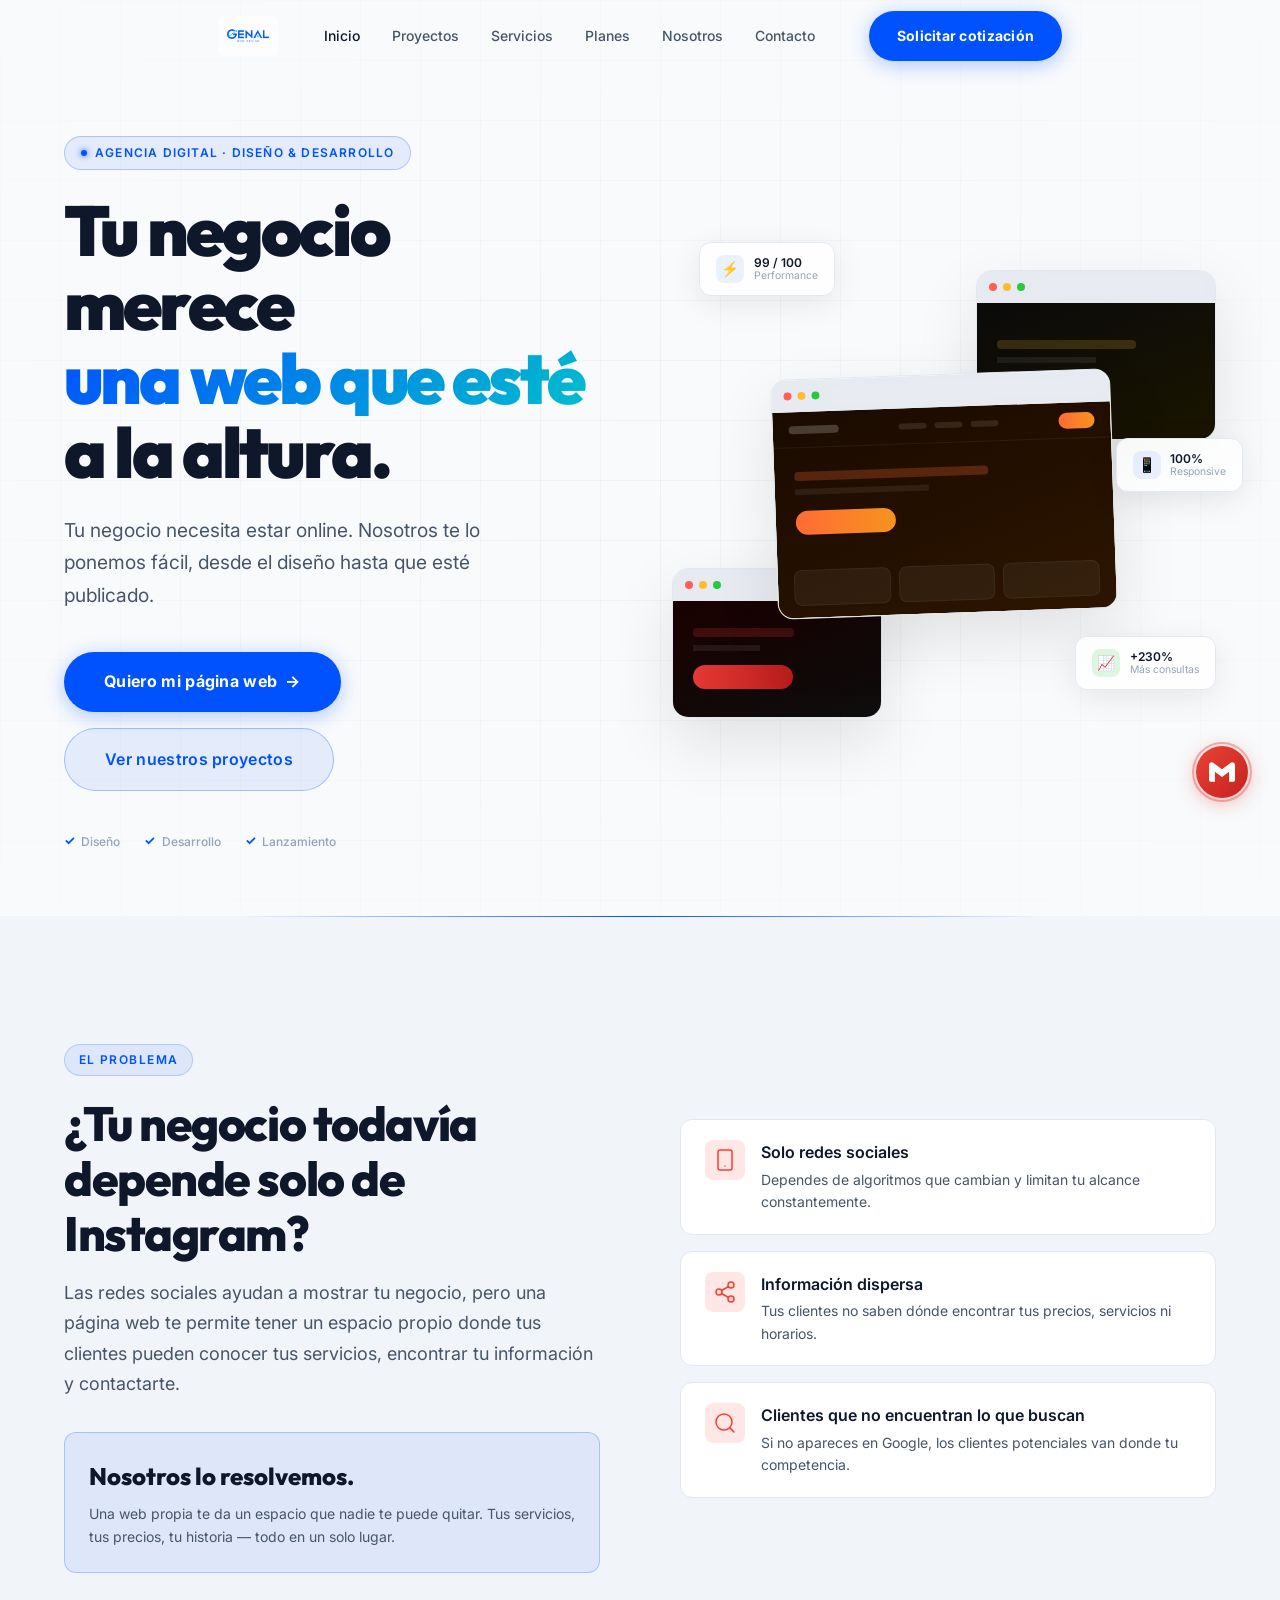
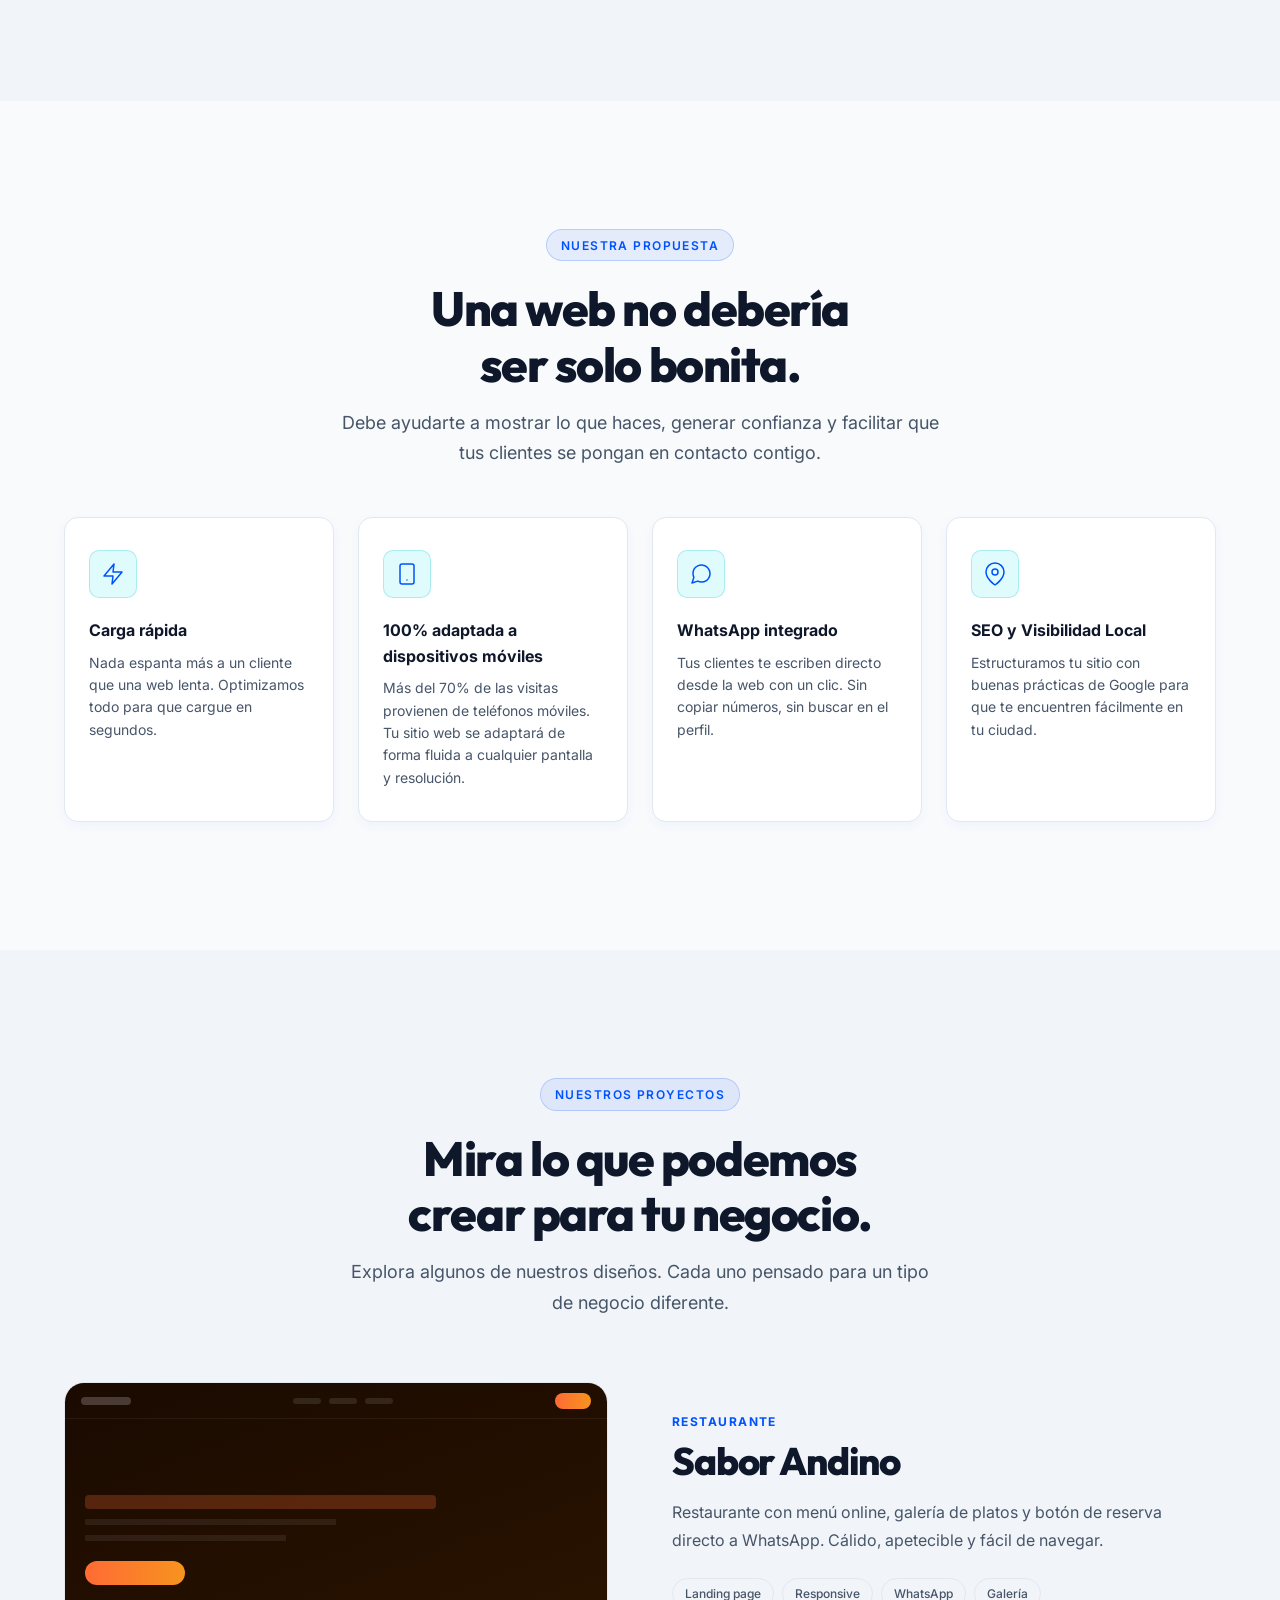
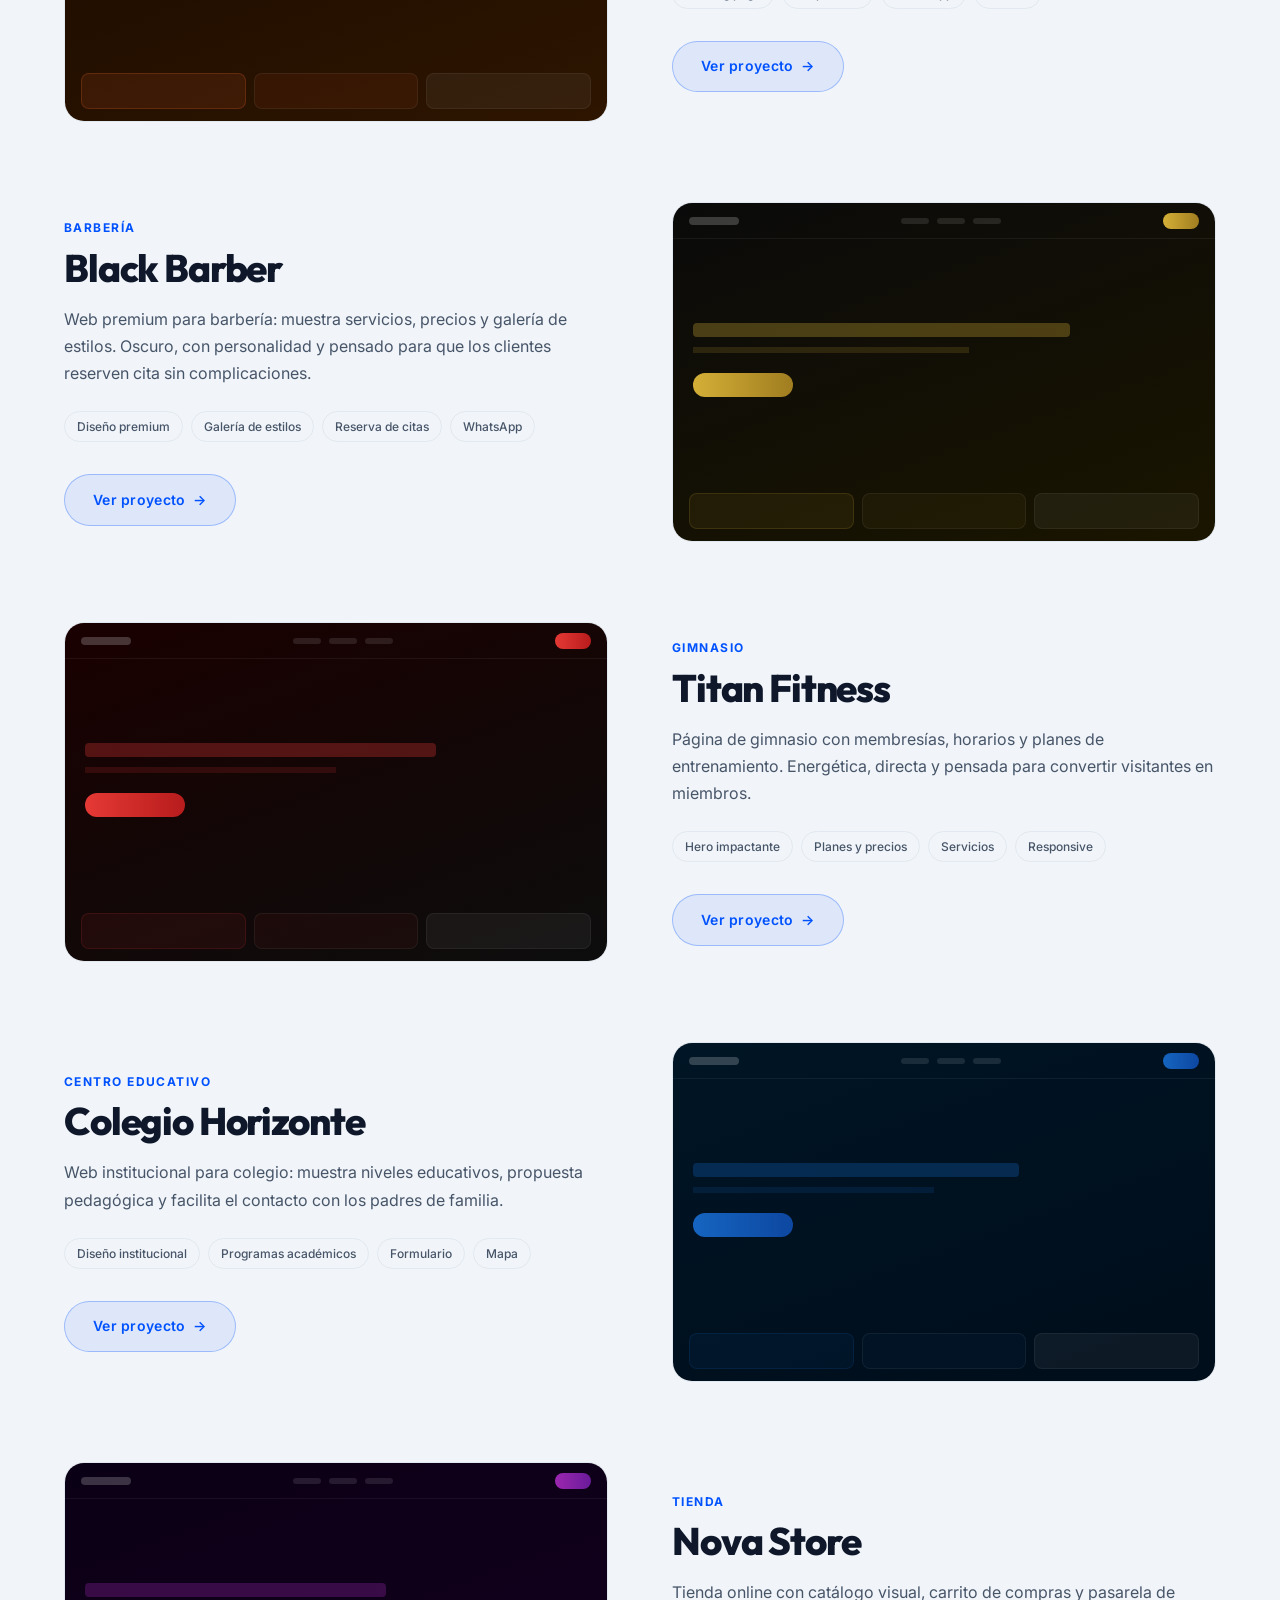
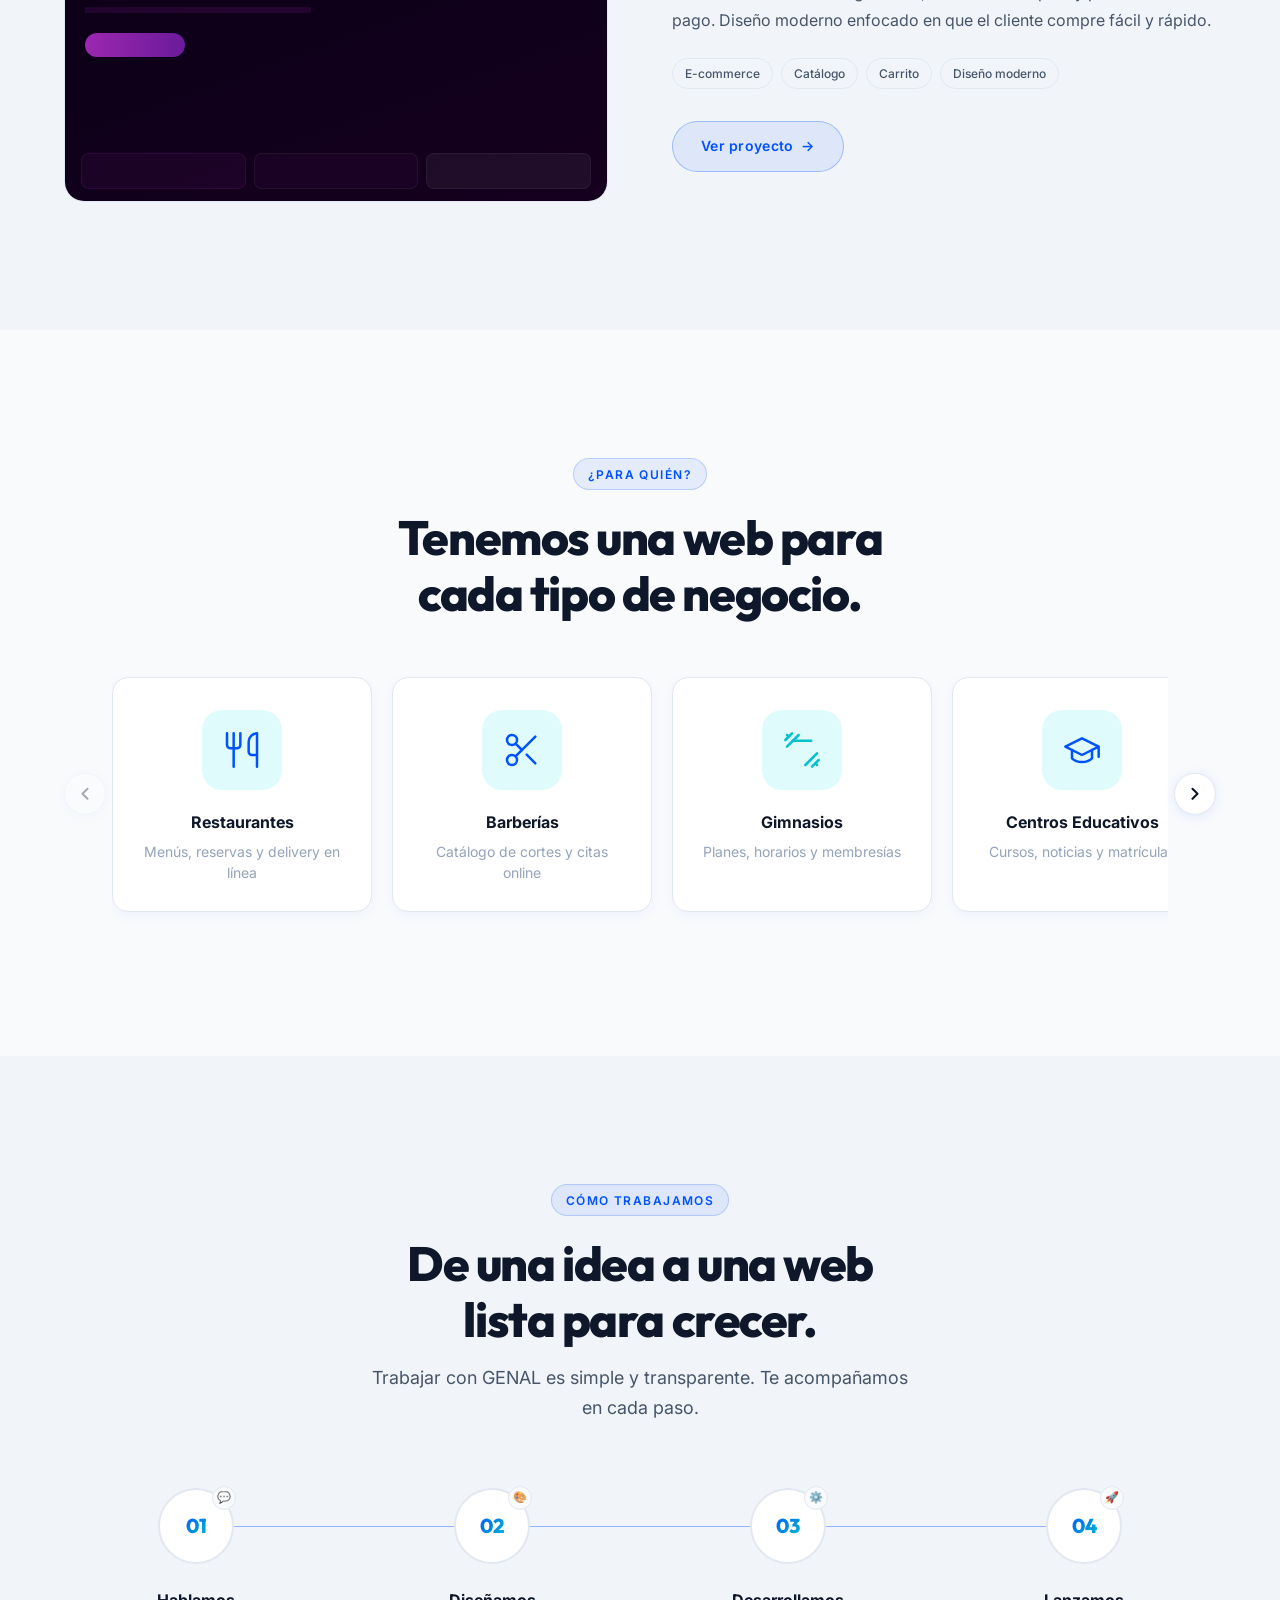
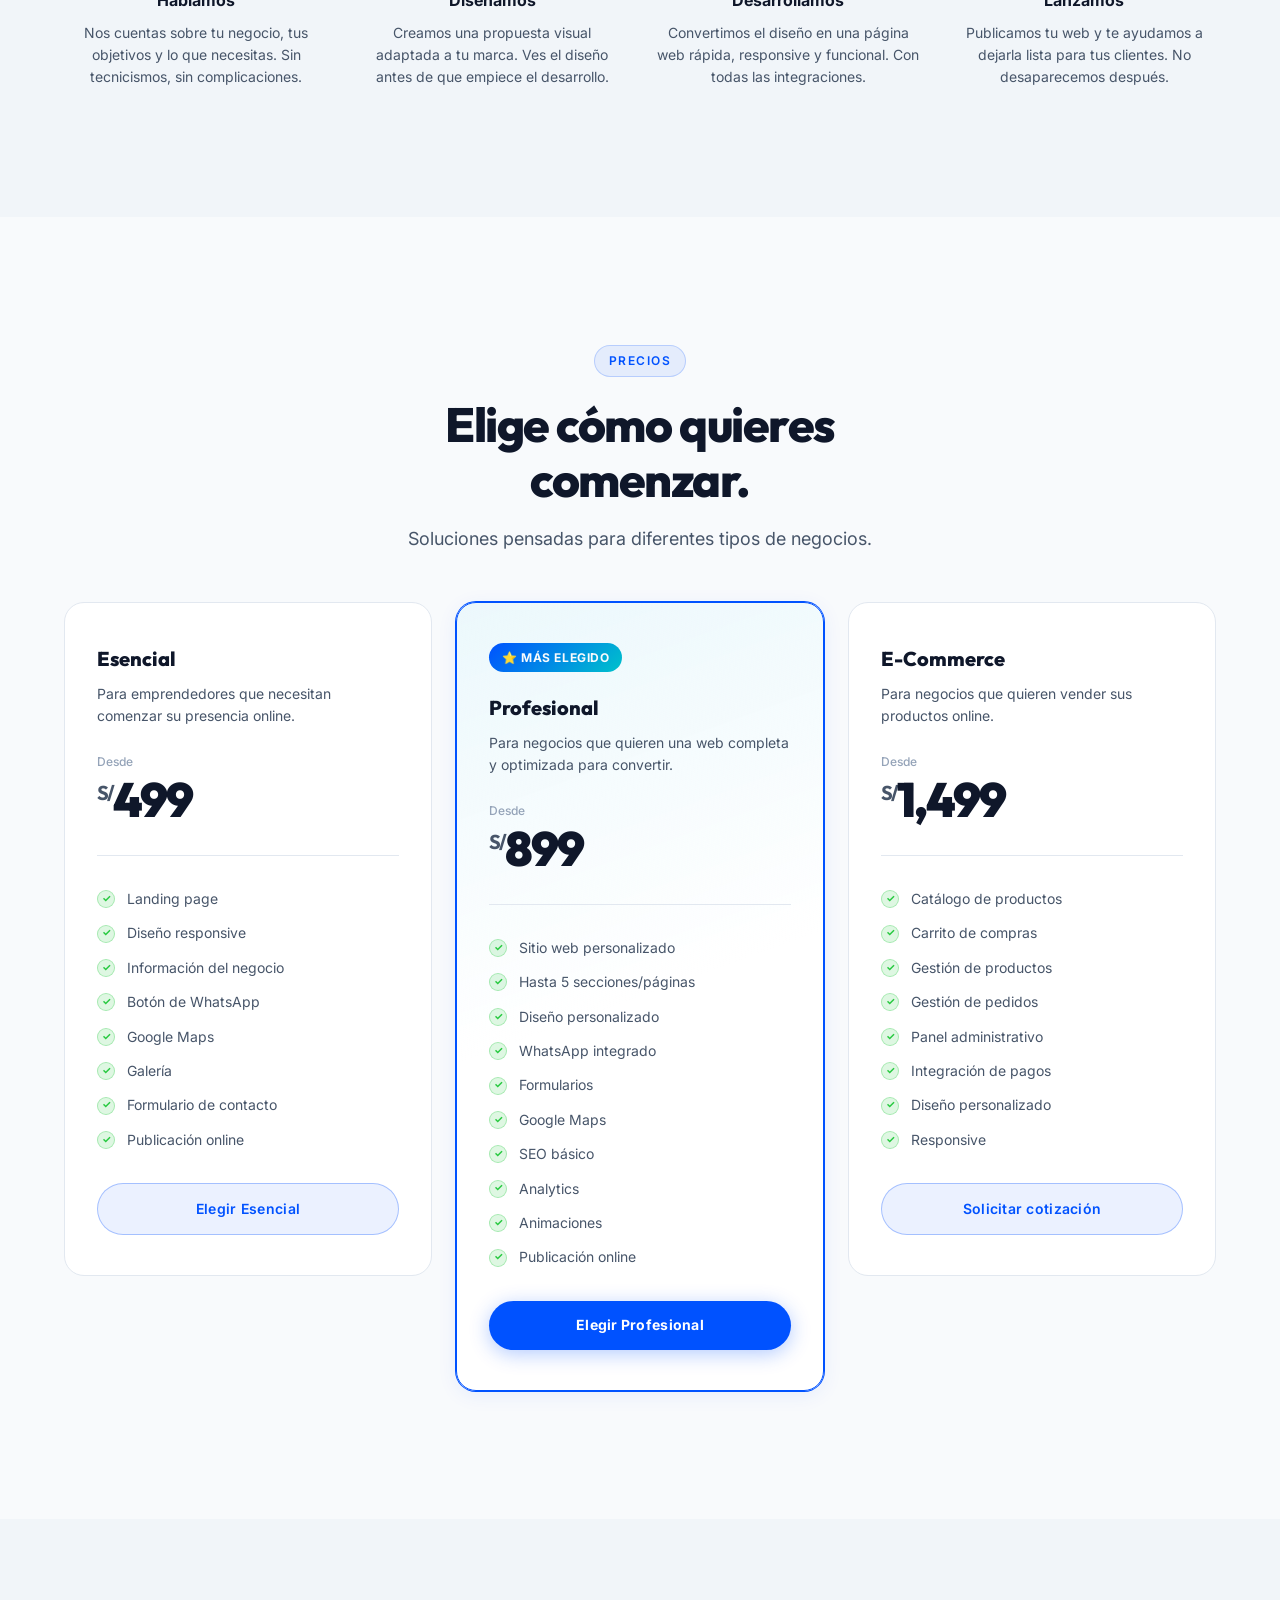
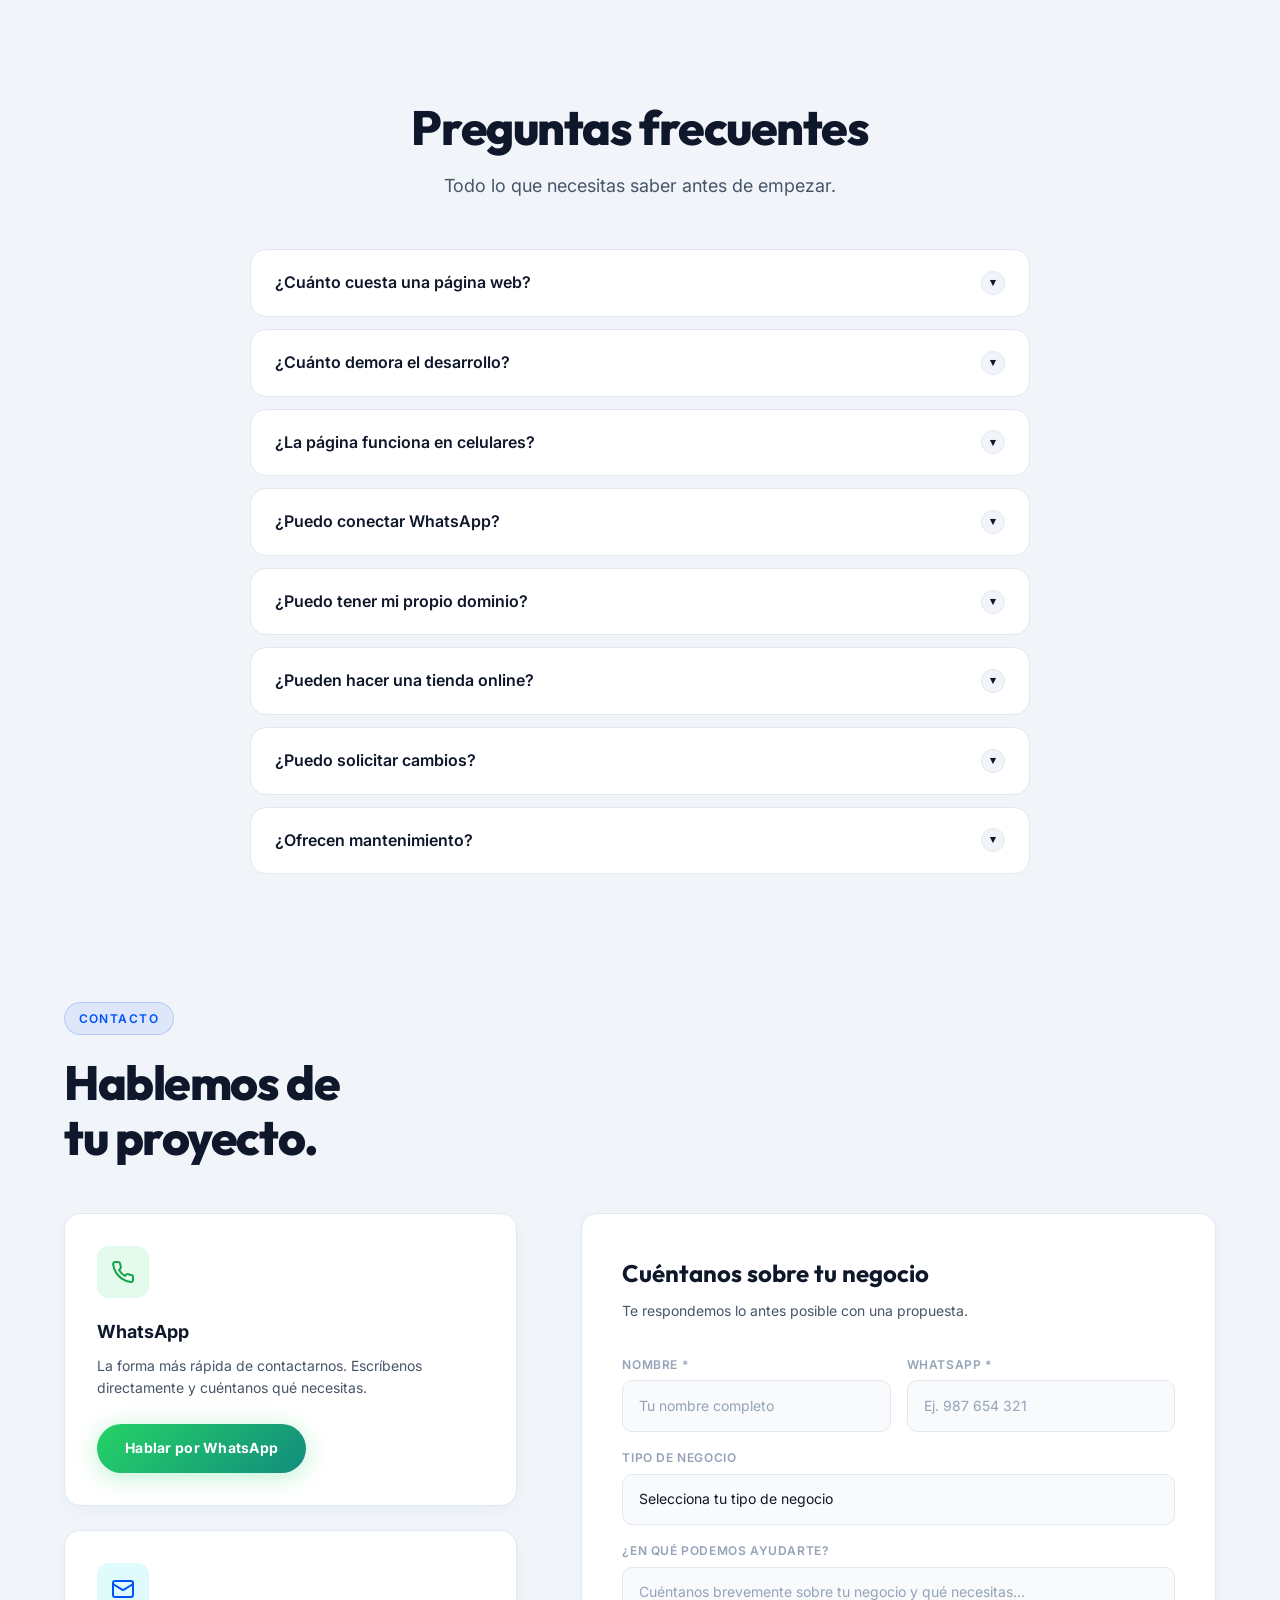
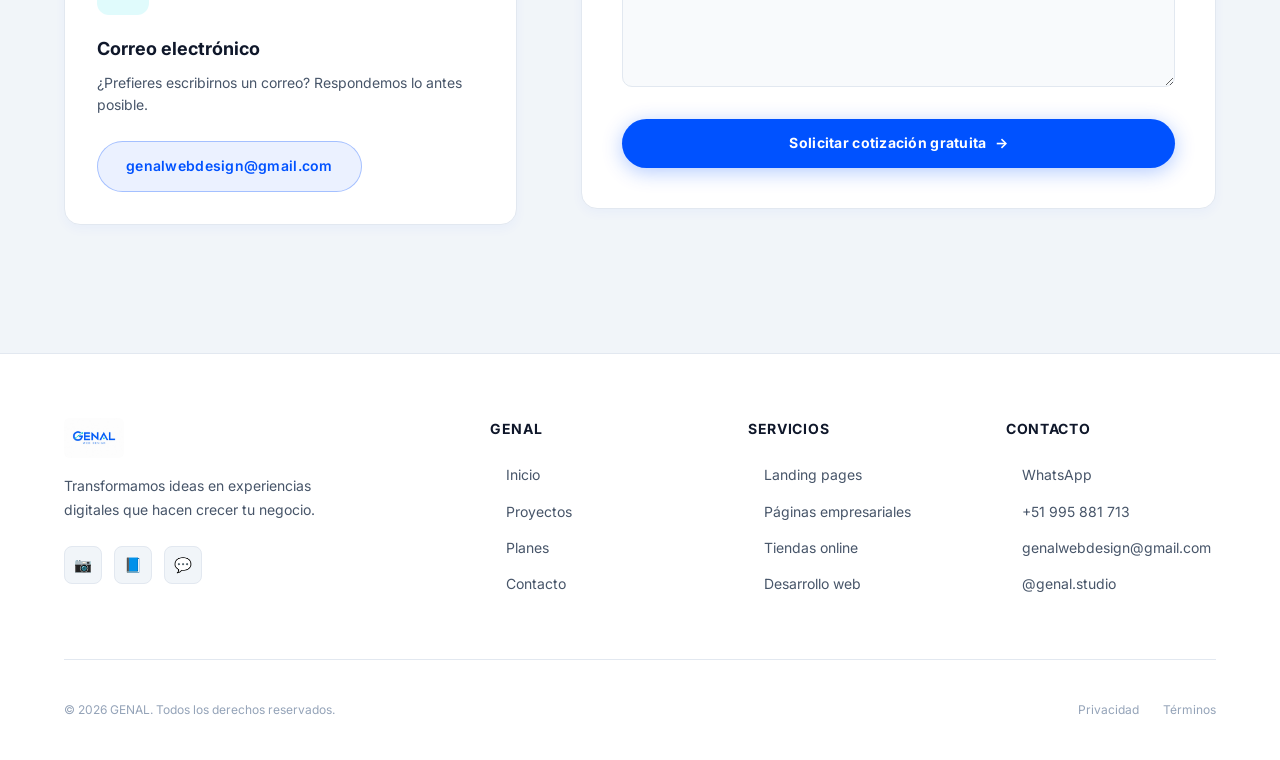
<file: index.html>
<!DOCTYPE html>
<html lang="es">

<head>
  <meta charset="UTF-8" />
  <meta name="viewport" content="width=device-width, initial-scale=1.0" />

  <!-- SEO -->
  <title>GENAL — Páginas web modernas para negocios</title>
  <meta name="description"
    content="En GENAL creamos páginas web modernas, rápidas y profesionales para negocios, emprendimientos y empresas. Diseño • Desarrollo • Lanzamiento." />
  <meta name="keywords"
    content="páginas web, diseño web, desarrollo web, agencia digital, landing page, tienda online, Peru, GENAL" />
  <meta name="author" content="GENAL Studio" />
  <meta name="robots" content="index, follow" />

  <!-- Open Graph -->
  <meta property="og:type" content="website" />
  <meta property="og:url" content="https://genal.studio" />
  <meta property="og:title" content="GENAL — Páginas web modernas para negocios" />
  <meta property="og:description"
    content="En GENAL creamos páginas web modernas, rápidas y profesionales para negocios, emprendimientos y empresas." />
  <meta property="og:site_name" content="GENAL Studio" />

  <!-- Twitter Card -->
  <meta name="twitter:card" content="summary_large_image" />
  <meta name="twitter:title" content="GENAL — Páginas web modernas para negocios" />
  <meta name="twitter:description" content="Creamos páginas web modernas, rápidas y profesionales para negocios." />

  <!-- Canonical -->
  <link rel="canonical" href="https://genal.studio" />

  <!-- Favicon placeholder -->
  <link rel="icon" type="image/svg+xml"
    href="data:image/svg+xml,<svg xmlns='http://www.w3.org/2000/svg' viewBox='0 0 32 32'><rect width='32' height='32' rx='8' fill='%2300D4FF'/><text x='50%25' y='50%25' dominant-baseline='central' text-anchor='middle' font-family='system-ui' font-weight='900' font-size='18' fill='%2308080E'>G</text></svg>" />

  <!-- Preconnect Fonts -->
  <link rel="preconnect" href="https://fonts.googleapis.com" />
  <link rel="preconnect" href="https://fonts.gstatic.com" crossorigin />
  <link
    href="https://fonts.googleapis.com/css2?family=Inter:wght@300;400;500;600;700;800;900&family=Outfit:wght@300;400;500;600;700;800;900&display=swap"
    rel="stylesheet" />

  <link rel="stylesheet" href="styles.css" />
</head>

<body>

  <!-- ═══════════════════════════════════════════════════════════
     NAVBAR
════════════════════════════════════════════════════════════ -->
  <header>
    <nav class="navbar" id="navbar" role="navigation" aria-label="Navegación principal">
      <div class="container">
        <div class="navbar-inner">

          <!-- Logo -->
          <a href="#inicio" class="navbar-logo" aria-label="GENAL — Inicio" id="nav-logo">
            <img src="logoGENAL.jfif" alt="GENAL" class="logo-img" />
          </a>

          <!-- Desktop Nav -->
          <ul class="navbar-nav" role="list">
            <li><a href="#inicio" class="nav-link" id="nav-inicio">Inicio</a></li>
            <li><a href="#proyectos" class="nav-link" id="nav-proyectos">Proyectos</a></li>
            <li><a href="#servicios" class="nav-link" id="nav-servicios">Servicios</a></li>
            <li><a href="#planes" class="nav-link" id="nav-planes">Planes</a></li>
            <li><a href="#faq" class="nav-link" id="nav-nosotros">Nosotros</a></li>
            <li><a href="#contacto" class="nav-link" id="nav-contacto">Contacto</a></li>
          </ul>

          <!-- Desktop CTA -->
          <a href="https://wa.me/51995881713?text=Hola%20GENAL%2C%20estoy%20interesado%20en%20crear%20una%20p%C3%A1gina%20web%20para%20mi%20negocio."
            class="btn btn-primary navbar-cta" id="nav-cta" target="_blank" rel="noopener noreferrer"
            aria-label="Solicitar cotización por WhatsApp">
            Solicitar cotización
          </a>

          <!-- Hamburger -->
          <button class="hamburger" id="hamburger" aria-label="Abrir menú" aria-expanded="false"
            aria-controls="mobile-menu">
            <span></span>
            <span></span>
            <span></span>
          </button>

        </div>
      </div>
    </nav>

    <!-- Mobile Menu -->
    <div class="mobile-menu" id="mobile-menu" role="menu" aria-label="Menú móvil">
      <a href="#inicio" class="nav-link" role="menuitem" id="m-inicio">Inicio</a>
      <a href="#proyectos" class="nav-link" role="menuitem" id="m-proyectos">Proyectos</a>
      <a href="#servicios" class="nav-link" role="menuitem" id="m-servicios">Servicios</a>
      <a href="#planes" class="nav-link" role="menuitem" id="m-planes">Planes</a>
      <a href="#faq" class="nav-link" role="menuitem" id="m-nosotros">Nosotros</a>
      <a href="#contacto" class="nav-link" role="menuitem" id="m-contacto">Contacto</a>
      <a href="https://wa.me/51995881713?text=Hola%20GENAL%2C%20estoy%20interesado%20en%20crear%20una%20p%C3%A1gina%20web%20para%20mi%20negocio."
        class="btn btn-primary" id="m-cta" target="_blank" rel="noopener noreferrer">
        Solicitar cotización
      </a>
    </div>
  </header>

  <main>

    <!-- ═══════════════════════════════════════════════════════════
     HERO
════════════════════════════════════════════════════════════ -->
    <section class="hero" id="inicio" aria-label="Sección principal">

      <!-- Background elements -->
      <div class="hero-bg" aria-hidden="true">
        <div class="hero-grid"></div>
      </div>

      <div class="container">
        <div class="hero-inner">

          <!-- Content -->
          <div class="hero-content">

            <div class="hero-badge reveal" aria-label="Agencia digital">
              <span class="hero-badge-dot" aria-hidden="true"></span>
              Agencia Digital · Diseño & Desarrollo
            </div>

            <h1 class="hero-title display-text reveal reveal-delay-1">
              Tu negocio merece
              <span class="line-accent text-gradient">una web que esté</span>
              a la altura.
            </h1>

            <p class="hero-subtitle reveal reveal-delay-2">
              Tu negocio necesita estar online. Nosotros te lo ponemos fácil, desde el diseño hasta que esté publicado.
            </p>

            <div class="hero-ctas reveal reveal-delay-3">
              <a href="https://wa.me/51995881713?text=Hola%20GENAL%2C%20estoy%20interesado%20en%20crear%20una%20p%C3%A1gina%20web%20para%20mi%20negocio."
                class="btn btn-primary btn-lg" id="hero-cta-primary" target="_blank" rel="noopener noreferrer"
                aria-label="Quiero mi página web — WhatsApp">
                Quiero mi página web <span class="btn-icon" aria-hidden="true">→</span>
              </a>
              <a href="#proyectos" class="btn btn-outline btn-lg" id="hero-cta-secondary">
                Ver nuestros proyectos
              </a>
            </div>

            <div class="hero-features reveal reveal-delay-4" aria-label="Características">
              <span class="hero-feature"><span class="check" aria-hidden="true">✓</span> Diseño</span>
              <span class="hero-feature"><span class="check" aria-hidden="true">✓</span> Desarrollo</span>
              <span class="hero-feature"><span class="check" aria-hidden="true">✓</span> Lanzamiento</span>
            </div>

          </div>

          <!-- Visual -->
          <div class="hero-visual reveal reveal-delay-2" aria-hidden="true">
            <div class="hero-mockup-scene">

              <!-- Main browser mockup -->
              <div class="mockup-card mockup-main">
                <div class="mockup-browser-bar">
                  <span class="mockup-dot"></span>
                  <span class="mockup-dot"></span>
                  <span class="mockup-dot"></span>
                  <div class="mockup-url-bar"></div>
                </div>
                <div class="mockup-content">
                  <div class="screen-inner screen-restaurante" style="height:100%">
                    <div class="screen-nav-block">
                      <div class="sn-logo"></div>
                      <div class="sn-links">
                        <div class="sn-link"></div>
                        <div class="sn-link"></div>
                        <div class="sn-link"></div>
                      </div>
                      <div class="sn-btn"></div>
                    </div>
                    <div class="screen-hero-block">
                      <div class="sh-line" style="width:65%"></div>
                      <div class="sh-line-sm" style="width:45%"></div>
                      <div class="sh-btn screen-restaurante" style="margin-top:8px"></div>
                    </div>
                    <div class="screen-bottom-block">
                      <div class="sb-card"></div>
                      <div class="sb-card"></div>
                      <div class="sb-card"></div>
                    </div>
                  </div>
                </div>
              </div>

              <!-- Secondary mockup — Barberia -->
              <div class="mockup-card mockup-secondary">
                <div class="mockup-browser-bar">
                  <span class="mockup-dot"></span>
                  <span class="mockup-dot"></span>
                  <span class="mockup-dot"></span>
                  <div class="mockup-url-bar"></div>
                </div>
                <div class="mockup-content">
                  <div class="screen-inner screen-barberia" style="height:100%">
                    <div class="screen-hero-block">
                      <div class="sh-line screen-barberia" style="width:70%"></div>
                      <div class="sh-line-sm" style="width:50%"></div>
                      <div class="sh-btn screen-barberia" style="margin-top:6px"></div>
                    </div>
                  </div>
                </div>
              </div>

              <!-- Tertiary mockup — Gimnasio -->
              <div class="mockup-card mockup-tertiary">
                <div class="mockup-browser-bar">
                  <span class="mockup-dot"></span>
                  <span class="mockup-dot"></span>
                  <span class="mockup-dot"></span>
                  <div class="mockup-url-bar"></div>
                </div>
                <div class="mockup-content">
                  <div class="screen-inner screen-gimnasio" style="height:100%">
                    <div class="screen-hero-block">
                      <div class="sh-line screen-gimnasio" style="width:60%"></div>
                      <div class="sh-line-sm" style="width:40%"></div>
                      <div class="sh-btn screen-gimnasio" style="margin-top:6px"></div>
                    </div>
                  </div>
                </div>
              </div>

              <!-- Floating stat cards -->
              <div class="stat-card stat-card-1">
                <div class="stat-icon cyan" aria-hidden="true">⚡</div>
                <div>
                  <div class="stat-value">99 / 100</div>
                  <div class="stat-label">Performance</div>
                </div>
              </div>

              <div class="stat-card stat-card-2">
                <div class="stat-icon green" aria-hidden="true">📈</div>
                <div>
                  <div class="stat-value">+230%</div>
                  <div class="stat-label">Más consultas</div>
                </div>
              </div>

              <div class="stat-card stat-card-3">
                <div class="stat-icon violet" aria-hidden="true">📱</div>
                <div>
                  <div class="stat-value">100%</div>
                  <div class="stat-label">Responsive</div>
                </div>
              </div>

            </div>
          </div>

        </div>
      </div>
    </section>



    <!-- ═══════════════════════════════════════════════════════════
     PROBLEMA
════════════════════════════════════════════════════════════ -->
    <section class="problem-section section" id="problema" aria-labelledby="problem-title">
      <div class="container">
        <div class="problem-inner">

          <div class="problem-content">
            <div class="section-label reveal">El problema</div>
            <h2 class="section-title display-text reveal reveal-delay-1" id="problem-title">
              ¿Tu negocio todavía depende solo de Instagram?
            </h2>
            <p class="section-subtitle reveal reveal-delay-2">
              Las redes sociales ayudan a mostrar tu negocio, pero una página web te permite tener un espacio propio
              donde tus clientes pueden conocer tus servicios, encontrar tu información y contactarte.
            </p>

            <div class="solution-intro reveal reveal-delay-3" style="margin-top:2rem">
              <h3>Nosotros lo resolvemos.</h3>
              <p>Una web propia te da un espacio que nadie te puede quitar. Tus servicios, tus precios, tu historia — todo en un solo lugar.</p>
            </div>
          </div>

          <div class="problem-cards">
            <div class="problem-card reveal">
              <div class="problem-icon" aria-hidden="true"><svg width="24" height="24" viewBox="0 0 24 24" fill="none" stroke="currentColor" stroke-width="1.5" stroke-linecap="round" stroke-linejoin="round"><rect x="5" y="2" width="14" height="20" rx="2" ry="2"></rect><line x1="12" y1="18" x2="12.01" y2="18"></line></svg></div>
              <div class="problem-text">
                <h4>Solo redes sociales</h4>
                <p>Dependes de algoritmos que cambian y limitan tu alcance constantemente.</p>
              </div>
            </div>
            <div class="problem-card reveal reveal-delay-1">
              <div class="problem-icon" aria-hidden="true"><svg width="24" height="24" viewBox="0 0 24 24" fill="none" stroke="currentColor" stroke-width="1.5" stroke-linecap="round" stroke-linejoin="round"><circle cx="18" cy="5" r="3"></circle><circle cx="6" cy="12" r="3"></circle><circle cx="18" cy="19" r="3"></circle><line x1="8.59" y1="13.51" x2="15.42" y2="17.49"></line><line x1="15.41" y1="6.51" x2="8.59" y2="10.49"></line></svg></div>
              <div class="problem-text">
                <h4>Información dispersa</h4>
                <p>Tus clientes no saben dónde encontrar tus precios, servicios ni horarios.</p>
              </div>
            </div>
            <div class="problem-card reveal reveal-delay-2">
              <div class="problem-icon" aria-hidden="true"><svg width="24" height="24" viewBox="0 0 24 24" fill="none" stroke="currentColor" stroke-width="1.5" stroke-linecap="round" stroke-linejoin="round"><circle cx="11" cy="11" r="8"></circle><line x1="21" y1="21" x2="16.65" y2="16.65"></line></svg></div>
              <div class="problem-text">
                <h4>Clientes que no encuentran lo que buscan</h4>
                <p>Si no apareces en Google, los clientes potenciales van donde tu competencia.</p>
              </div>
            </div>
          </div>

        </div>
      </div>
    </section>

    <!-- ═══════════════════════════════════════════════════════════
     PROPUESTA DE VALOR
════════════════════════════════════════════════════════════ -->
    <section class="section" id="servicios" aria-labelledby="value-title">
      <div class="container">

        <div class="reveal" style="text-align:center; max-width:640px; margin:0 auto 1rem">
          <div class="section-label">Nuestra propuesta</div>
          <h2 class="section-title display-text" id="value-title">
            Una web no debería<br>ser solo bonita.
          </h2>
          <p class="section-subtitle" style="margin:0 auto">
            Debe ayudarte a mostrar lo que haces, generar confianza y facilitar que tus clientes se pongan en contacto
            contigo.
          </p>
        </div>

        <div class="value-grid">

          <div class="value-card reveal">
            <div class="value-icon" aria-hidden="true">
              <svg width="24" height="24" viewBox="0 0 24 24" fill="none" stroke="currentColor" stroke-width="1.5" stroke-linecap="round" stroke-linejoin="round"><path d="M13 2L3 14h9l-1 8 10-12h-9l1-8z"></path></svg>
            </div>
            <h3>Carga rápida</h3>
            <p>Nada espanta más a un cliente que una web lenta. Optimizamos todo para que cargue en segundos.</p>
          </div>

          <div class="value-card reveal reveal-delay-1">
            <div class="value-icon" aria-hidden="true">
              <svg width="24" height="24" viewBox="0 0 24 24" fill="none" stroke="currentColor" stroke-width="1.5" stroke-linecap="round" stroke-linejoin="round"><rect x="5" y="2" width="14" height="20" rx="2" ry="2"></rect><line x1="12" y1="18" x2="12.01" y2="18"></line></svg>
            </div>
            <h3>100% adaptada a dispositivos móviles</h3>
            <p>Más del 70% de las visitas provienen de teléfonos móviles. Tu sitio web se adaptará de forma fluida a cualquier pantalla y resolución.</p>
          </div>

          <div class="value-card reveal reveal-delay-2">
            <div class="value-icon" aria-hidden="true">
              <svg width="24" height="24" viewBox="0 0 24 24" fill="none" stroke="currentColor" stroke-width="1.5" stroke-linecap="round" stroke-linejoin="round"><path d="M21 11.5a8.38 8.38 0 0 1-.9 3.8 8.5 8.5 0 0 1-7.6 4.7 8.38 8.38 0 0 1-3.8-.9L3 21l1.9-5.7a8.38 8.38 0 0 1-.9-3.8 8.5 8.5 0 0 1 4.7-7.6 8.38 8.38 0 0 1 3.8-.9h.5a8.48 8.48 0 0 1 8 8v.5z"></path></svg>
            </div>
            <h3>WhatsApp integrado</h3>
            <p>Tus clientes te escriben directo desde la web con un clic. Sin copiar números, sin buscar en el perfil.</p>
          </div>

          <div class="value-card reveal reveal-delay-3">
            <div class="value-icon" aria-hidden="true">
              <svg width="24" height="24" viewBox="0 0 24 24" fill="none" stroke="currentColor" stroke-width="1.5" stroke-linecap="round" stroke-linejoin="round"><path d="M21 10c0 7-9 13-9 13s-9-6-9-13a9 9 0 0 1 18 0z"></path><circle cx="12" cy="10" r="3"></circle></svg>
            </div>
            <h3>SEO y Visibilidad Local</h3>
            <p>Estructuramos tu sitio con buenas prácticas de Google para que te encuentren fácilmente en tu ciudad.</p>
          </div>

        </div>
      </div>
    </section>

    <!-- ═══════════════════════════════════════════════════════════
     PROYECTOS
════════════════════════════════════════════════════════════ -->
    <section class="projects-section section" id="proyectos" aria-labelledby="projects-title">
      <div class="container">

        <div style="text-align:center; max-width:640px; margin:0 auto">
          <div class="section-label reveal">Nuestros proyectos</div>
          <h2 class="section-title display-text reveal reveal-delay-1" id="projects-title">
            Mira lo que podemos<br>crear para tu negocio.
          </h2>
          <p class="section-subtitle reveal reveal-delay-2" style="margin:0 auto">
            Explora algunos de nuestros diseños. Cada uno pensado para un tipo de negocio diferente.
          </p>
        </div>

        <div class="projects-list">

          <!-- PROYECTO 1: Restaurante -->
          <article class="project-item reveal" aria-labelledby="proj-title-1">
            <div class="project-visual">
              <a href="/demos/restaurante" target="_blank" rel="noopener"
                aria-label="Ver proyecto Sabor Andino">
                <div class="project-visual-inner">
                  <div class="project-screen screen-restaurante" style="height:100%">
                    <div class="screen-inner" style="height:100%">
                      <div class="screen-nav-block">
                        <div class="sn-logo"></div>
                        <div class="sn-links">
                          <div class="sn-link"></div>
                          <div class="sn-link"></div>
                          <div class="sn-link"></div>
                        </div>
                        <div class="sn-btn"></div>
                      </div>
                      <div class="screen-hero-block" style="flex:1; gap:10px">
                        <div class="sh-line" style="width:70%;height:14px"></div>
                        <div class="sh-line-sm" style="width:50%"></div>
                        <div class="sh-line-sm" style="width:40%"></div>
                        <div class="sh-btn" style="margin-top:10px;background:linear-gradient(90deg,#FF6B35,#F7931E)">
                        </div>
                      </div>
                      <div class="screen-bottom-block">
                        <div class="sb-card" style="background:rgba(255,107,53,0.1);border-color:rgba(255,107,53,0.2)">
                        </div>
                        <div class="sb-card" style="background:rgba(255,107,53,0.07)"></div>
                        <div class="sb-card"></div>
                      </div>
                    </div>
                  </div>
                </div>
                <div class="project-overlay" aria-hidden="true">
                  <div class="project-overlay-btn">Ver proyecto →</div>
                </div>
              </a>
            </div>

            <div class="project-info">
              <div class="project-category">Restaurante</div>
              <h3 id="proj-title-1">Sabor Andino</h3>
              <p class="project-description">
                Restaurante con menú online, galería de platos y botón de reserva directo a WhatsApp. Cálido, apetecible y fácil de navegar.
              </p>
              <div class="project-tags">
                <span class="tag">Landing page</span>
                <span class="tag">Responsive</span>
                <span class="tag">WhatsApp</span>
                <span class="tag">Galería</span>
              </div>
              <a href="/demos/restaurante" class="btn btn-outline" target="_blank" rel="noopener"
                id="btn-restaurante">
                Ver proyecto <span class="btn-icon" aria-hidden="true">→</span>
              </a>
            </div>
          </article>

          <!-- PROYECTO 2: Barbería -->
          <article class="project-item reverse reveal" aria-labelledby="proj-title-2">
            <div class="project-visual">
              <a href="/demos/barberia" target="_blank" rel="noopener" aria-label="Ver proyecto Black Barber">
                <div class="project-visual-inner">
                  <div class="project-screen screen-barberia" style="height:100%">
                    <div class="screen-inner" style="height:100%">
                      <div class="screen-nav-block">
                        <div class="sn-logo"></div>
                        <div class="sn-links">
                          <div class="sn-link"></div>
                          <div class="sn-link"></div>
                          <div class="sn-link"></div>
                        </div>
                        <div class="sn-btn"></div>
                      </div>
                      <div class="screen-hero-block" style="flex:1; gap:10px">
                        <div class="sh-line" style="width:75%;height:14px;background:rgba(212,175,55,0.3)"></div>
                        <div class="sh-line-sm" style="width:55%;background:rgba(212,175,55,0.15)"></div>
                        <div class="sh-btn" style="margin-top:10px;background:linear-gradient(90deg,#D4AF37,#A07D20)">
                        </div>
                      </div>
                      <div class="screen-bottom-block">
                        <div class="sb-card"
                          style="background:rgba(212,175,55,0.08);border-color:rgba(212,175,55,0.15)"></div>
                        <div class="sb-card" style="background:rgba(212,175,55,0.05)"></div>
                        <div class="sb-card"></div>
                      </div>
                    </div>
                  </div>
                </div>
                <div class="project-overlay" aria-hidden="true">
                  <div class="project-overlay-btn">Ver proyecto →</div>
                </div>
              </a>
            </div>

            <div class="project-info">
              <div class="project-category">Barbería</div>
              <h3 id="proj-title-2">Black Barber</h3>
              <p class="project-description">
                Web premium para barbería: muestra servicios, precios y galería de estilos. Oscuro, con personalidad y pensado para que los clientes reserven cita sin complicaciones.
              </p>
              <div class="project-tags">
                <span class="tag">Diseño premium</span>
                <span class="tag">Galería de estilos</span>
                <span class="tag">Reserva de citas</span>
                <span class="tag">WhatsApp</span>
              </div>
              <a href="/demos/barberia" class="btn btn-outline" target="_blank" rel="noopener"
                id="btn-barberia">
                Ver proyecto <span class="btn-icon" aria-hidden="true">→</span>
              </a>
            </div>
          </article>

          <!-- PROYECTO 3: Gimnasio -->
          <article class="project-item reveal" aria-labelledby="proj-title-3">
            <div class="project-visual">
              <a href="/demos/gym" target="_blank" rel="noopener"
                aria-label="Ver proyecto Titan Fitness">
                <div class="project-visual-inner">
                  <div class="project-screen screen-gimnasio" style="height:100%">
                    <div class="screen-inner" style="height:100%">
                      <div class="screen-nav-block">
                        <div class="sn-logo"></div>
                        <div class="sn-links">
                          <div class="sn-link"></div>
                          <div class="sn-link"></div>
                          <div class="sn-link"></div>
                        </div>
                        <div class="sn-btn"></div>
                      </div>
                      <div class="screen-hero-block" style="flex:1; gap:10px">
                        <div class="sh-line" style="width:70%;height:14px;background:rgba(229,57,53,0.3)"></div>
                        <div class="sh-line-sm" style="width:50%;background:rgba(229,57,53,0.15)"></div>
                        <div class="sh-btn" style="margin-top:10px;background:linear-gradient(90deg,#E53935,#B71C1C)">
                        </div>
                      </div>
                      <div class="screen-bottom-block">
                        <div class="sb-card" style="background:rgba(229,57,53,0.08);border-color:rgba(229,57,53,0.15)">
                        </div>
                        <div class="sb-card" style="background:rgba(229,57,53,0.05)"></div>
                        <div class="sb-card"></div>
                      </div>
                    </div>
                  </div>
                </div>
                <div class="project-overlay" aria-hidden="true">
                  <div class="project-overlay-btn">Ver proyecto →</div>
                </div>
              </a>
            </div>

            <div class="project-info">
              <div class="project-category">Gimnasio</div>
              <h3 id="proj-title-3">Titan Fitness</h3>
              <p class="project-description">
                Página de gimnasio con membresías, horarios y planes de entrenamiento. Energética, directa y pensada para convertir visitantes en miembros.
              </p>
              <div class="project-tags">
                <span class="tag">Hero impactante</span>
                <span class="tag">Planes y precios</span>
                <span class="tag">Servicios</span>
                <span class="tag">Responsive</span>
              </div>
              <a href="/demos/gym" class="btn btn-outline" target="_blank" rel="noopener"
                id="btn-gimnasio">
                Ver proyecto <span class="btn-icon" aria-hidden="true">→</span>
              </a>
            </div>
          </article>

          <!-- PROYECTO 4: Colegio -->
          <article class="project-item reverse reveal" aria-labelledby="proj-title-4">
            <div class="project-visual">
              <a href="../ColegioHorizonte/index.html" target="_blank" rel="noopener"
                aria-label="Ver proyecto Colegio Horizonte">
                <div class="project-visual-inner">
                  <div class="project-screen screen-colegio" style="height:100%">
                    <div class="screen-inner" style="height:100%">
                      <div class="screen-nav-block">
                        <div class="sn-logo"></div>
                        <div class="sn-links">
                          <div class="sn-link"></div>
                          <div class="sn-link"></div>
                          <div class="sn-link"></div>
                        </div>
                        <div class="sn-btn"></div>
                      </div>
                      <div class="screen-hero-block" style="flex:1; gap:10px">
                        <div class="sh-line" style="width:65%;height:14px;background:rgba(21,101,192,0.3)"></div>
                        <div class="sh-line-sm" style="width:48%;background:rgba(21,101,192,0.15)"></div>
                        <div class="sh-btn" style="margin-top:10px;background:linear-gradient(90deg,#1565C0,#0D47A1)">
                        </div>
                      </div>
                      <div class="screen-bottom-block">
                        <div class="sb-card"
                          style="background:rgba(21,101,192,0.08);border-color:rgba(21,101,192,0.15)"></div>
                        <div class="sb-card" style="background:rgba(21,101,192,0.05)"></div>
                        <div class="sb-card"></div>
                      </div>
                    </div>
                  </div>
                </div>
                <div class="project-overlay" aria-hidden="true">
                  <div class="project-overlay-btn">Ver proyecto →</div>
                </div>
              </a>
            </div>

            <div class="project-info">
              <div class="project-category">Centro Educativo</div>
              <h3 id="proj-title-4">Colegio Horizonte</h3>
              <p class="project-description">
                Web institucional para colegio: muestra niveles educativos, propuesta pedagógica y facilita el contacto con los padres de familia.
              </p>
              <div class="project-tags">
                <span class="tag">Diseño institucional</span>
                <span class="tag">Programas académicos</span>
                <span class="tag">Formulario</span>
                <span class="tag">Mapa</span>
              </div>
              <a href="../ColegioHorizonte/index.html" class="btn btn-outline" target="_blank" rel="noopener"
                id="btn-colegio">
                Ver proyecto <span class="btn-icon" aria-hidden="true">→</span>
              </a>
            </div>
          </article>

          <!-- PROYECTO 5: Tienda -->
          <article class="project-item reveal" aria-labelledby="proj-title-5">
            <div class="project-visual">
              <a href="../NOVA-STORE/nova-store.html" target="_blank" rel="noopener"
                aria-label="Ver proyecto Nova Store">
                <div class="project-visual-inner">
                  <div class="project-screen screen-tienda" style="height:100%">
                    <div class="screen-inner" style="height:100%">
                      <div class="screen-nav-block">
                        <div class="sn-logo"></div>
                        <div class="sn-links">
                          <div class="sn-link"></div>
                          <div class="sn-link"></div>
                          <div class="sn-link"></div>
                        </div>
                        <div class="sn-btn"></div>
                      </div>
                      <div class="screen-hero-block" style="flex:1; gap:10px">
                        <div class="sh-line" style="width:60%;height:14px;background:rgba(156,39,176,0.3)"></div>
                        <div class="sh-line-sm" style="width:45%;background:rgba(156,39,176,0.15)"></div>
                        <div class="sh-btn" style="margin-top:10px;background:linear-gradient(90deg,#9C27B0,#6A1B9A)">
                        </div>
                      </div>
                      <div class="screen-bottom-block">
                        <div class="sb-card"
                          style="background:rgba(156,39,176,0.08);border-color:rgba(156,39,176,0.15)"></div>
                        <div class="sb-card" style="background:rgba(156,39,176,0.05)"></div>
                        <div class="sb-card"></div>
                      </div>
                    </div>
                  </div>
                </div>
                <div class="project-overlay" aria-hidden="true">
                  <div class="project-overlay-btn">Ver proyecto →</div>
                </div>
              </a>
            </div>

            <div class="project-info">
              <div class="project-category">Tienda</div>
              <h3 id="proj-title-5">Nova Store</h3>
              <p class="project-description">
                Tienda online con catálogo visual, carrito de compras y pasarela de pago. Diseño moderno enfocado en que el cliente compre fácil y rápido.
              </p>
              <div class="project-tags">
                <span class="tag">E-commerce</span>
                <span class="tag">Catálogo</span>
                <span class="tag">Carrito</span>
                <span class="tag">Diseño moderno</span>
              </div>
              <a href="../NOVA-STORE/nova-store.html" class="btn btn-outline" target="_blank" rel="noopener"
                id="btn-tienda">
                Ver proyecto <span class="btn-icon" aria-hidden="true">→</span>
              </a>
            </div>
          </article>

        </div>
      </div>
    </section>

    <!-- ═══════════════════════════════════════════════════════════
     PARA QUIÉN ES GENAL
════════════════════════════════════════════════════════════ -->
    <section class="forwhom-section section" id="para-quien" aria-labelledby="forwhom-title">
      <div class="container">

        <div style="text-align:center; max-width:600px; margin:0 auto">
          <div class="section-label reveal">¿Para quién?</div>
          <h2 class="section-title display-text reveal reveal-delay-1" id="forwhom-title">
            Tenemos una web para<br>cada tipo de negocio.
          </h2>
        </div>

        <!-- Carousel wrapper -->
        <div class="biz-slider-wrap">
          <button class="biz-arrow biz-arrow-prev" id="biz-prev" aria-label="Anterior">
            <svg width="20" height="20" viewBox="0 0 24 24" fill="none" stroke="currentColor" stroke-width="2.5" stroke-linecap="round" stroke-linejoin="round"><polyline points="15 18 9 12 15 6"></polyline></svg>
          </button>

          <div class="biz-slider" id="biz-slider" role="list" aria-label="Tipos de negocios">

            <!-- Restaurantes -->
            <div class="biz-slide" role="listitem">
              <div class="biz-icon-area">
                <svg width="40" height="40" viewBox="0 0 24 24" fill="none" stroke="#0052FF" stroke-width="1.5" stroke-linecap="round" stroke-linejoin="round"><path d="M3 2v7c0 1.1.9 2 2 2h4a2 2 0 0 0 2-2V2"></path><path d="M7 2v20"></path><path d="M21 15V2v0a5 5 0 0 0-5 5v6c0 1.1.9 2 2 2h3Zm0 0v7"></path></svg>
              </div>
              <h4>Restaurantes</h4>
              <p>Menús, reservas y delivery en línea</p>
            </div>

            <!-- Barberías -->
            <div class="biz-slide" role="listitem">
              <div class="biz-icon-area">
                <svg width="40" height="40" viewBox="0 0 24 24" fill="none" stroke="#0052FF" stroke-width="1.5" stroke-linecap="round" stroke-linejoin="round"><circle cx="6" cy="6" r="3"></circle><path d="M8.12 8.12 12 12"></path><path d="M20 4 8.12 15.88"></path><circle cx="6" cy="18" r="3"></circle><path d="M14.8 14.8 20 20"></path></svg>
              </div>
              <h4>Barberías</h4>
              <p>Catálogo de cortes y citas online</p>
            </div>

            <!-- Gimnasios -->
            <div class="biz-slide" role="listitem">
              <div class="biz-icon-area">
                <svg width="40" height="40" viewBox="0 0 24 24" fill="none" stroke="#00C2CB" stroke-width="1.5" stroke-linecap="round" stroke-linejoin="round"><path d="M6.5 6.5h11"></path><path d="m21 21-1-1"></path><path d="m3 3 1 1"></path><path d="m18 22 4-4"></path><path d="m2 6 4-4"></path><path d="m3 10 7-7"></path><path d="m14 21 7-7"></path></svg>
              </div>
              <h4>Gimnasios</h4>
              <p>Planes, horarios y membresías</p>
            </div>

            <!-- Centros Educativos -->
            <div class="biz-slide" role="listitem">
              <div class="biz-icon-area">
                <svg width="40" height="40" viewBox="0 0 24 24" fill="none" stroke="#0052FF" stroke-width="1.5" stroke-linecap="round" stroke-linejoin="round"><path d="M22 10v6M2 10l10-5 10 5-10 5z"></path><path d="M6 12v5c3 3 9 3 12 0v-5"></path></svg>
              </div>
              <h4>Centros Educativos</h4>
              <p>Cursos, noticias y matrículas</p>
            </div>

            <!-- Tiendas -->
            <div class="biz-slide" role="listitem">
              <div class="biz-icon-area">
                <svg width="40" height="40" viewBox="0 0 24 24" fill="none" stroke="#00C2CB" stroke-width="1.5" stroke-linecap="round" stroke-linejoin="round"><path d="M6 2 3 6v14a2 2 0 0 0 2 2h14a2 2 0 0 0 2-2V6l-3-4Z"></path><path d="M3 6h18"></path><path d="M16 10a4 4 0 0 1-8 0"></path></svg>
              </div>
              <h4>Tiendas</h4>
              <p>Catálogo y tienda en línea</p>
            </div>

            <!-- Academias -->
            <div class="biz-slide" role="listitem">
              <div class="biz-icon-area">
                <svg width="40" height="40" viewBox="0 0 24 24" fill="none" stroke="#0052FF" stroke-width="1.5" stroke-linecap="round" stroke-linejoin="round"><path d="M2 3h6a4 4 0 0 1 4 4v14a3 3 0 0 0-3-3H2z"></path><path d="M22 3h-6a4 4 0 0 0-4 4v14a3 3 0 0 1 3-3h7z"></path></svg>
              </div>
              <h4>Academias</h4>
              <p>Cursos, talleres e inscripciones</p>
            </div>

            <!-- Spas -->
            <div class="biz-slide" role="listitem">
              <div class="biz-icon-area">
                <svg width="40" height="40" viewBox="0 0 24 24" fill="none" stroke="#00C2CB" stroke-width="1.5" stroke-linecap="round" stroke-linejoin="round"><path d="M12 22a7 7 0 0 0 7-7c0-2-1-3.9-3-5.5s-3.5-4-4-6.5c-.5 2.5-2 4.9-4 6.5C6 11.1 5 13 5 15a7 7 0 0 0 7 7z"></path></svg>
              </div>
              <h4>Spas</h4>
              <p>Servicios, precios y reservas</p>
            </div>

            <!-- Emprendimientos -->
            <div class="biz-slide" role="listitem">
              <div class="biz-icon-area">
                <svg width="40" height="40" viewBox="0 0 24 24" fill="none" stroke="#0052FF" stroke-width="1.5" stroke-linecap="round" stroke-linejoin="round"><rect width="20" height="14" x="2" y="7" rx="2" ry="2"></rect><path d="M16 21V5a2 2 0 0 0-2-2h-4a2 2 0 0 0-2 2v16"></path></svg>
              </div>
              <h4>Emprendimientos</h4>
              <p>Presencia digital profesional</p>
            </div>

            <!-- Clínicas / Médicos -->
            <div class="biz-slide" role="listitem">
              <div class="biz-icon-area">
                <svg width="40" height="40" viewBox="0 0 24 24" fill="none" stroke="#00C2CB" stroke-width="1.5" stroke-linecap="round" stroke-linejoin="round"><path d="M22 12h-4l-3 9L9 3l-3 9H2"></path></svg>
              </div>
              <h4>Clínicas</h4>
              <p>Especialidades, doctores y citas</p>
            </div>

          </div>

          <button class="biz-arrow biz-arrow-next" id="biz-next" aria-label="Siguiente">
            <svg width="20" height="20" viewBox="0 0 24 24" fill="none" stroke="currentColor" stroke-width="2.5" stroke-linecap="round" stroke-linejoin="round"><polyline points="9 18 15 12 9 6"></polyline></svg>
          </button>
        </div>



      </div>
    </section>

    <!-- ═══════════════════════════════════════════════════════════
     PROCESO
════════════════════════════════════════════════════════════ -->
    <section class="process-section section" id="proceso" aria-labelledby="process-title">
      <div class="container">

        <div style="text-align:center; max-width:560px; margin:0 auto">
          <div class="section-label reveal">Cómo trabajamos</div>
          <h2 class="section-title display-text reveal reveal-delay-1" id="process-title">
            De una idea a una web<br>lista para crecer.
          </h2>
          <p class="section-subtitle reveal reveal-delay-2" style="margin:0 auto">
            Trabajar con GENAL es simple y transparente. Te acompañamos en cada paso.
          </p>
        </div>

        <div class="process-timeline">

          <div class="process-step reveal">
            <div class="step-number-wrap">
              <div class="step-number-bg">
                <span class="step-number">01</span>
                <div class="step-icon" aria-hidden="true">💬</div>
              </div>
            </div>
            <h3>Hablamos</h3>
            <p>Nos cuentas sobre tu negocio, tus objetivos y lo que necesitas. Sin tecnicismos, sin complicaciones.</p>
          </div>

          <div class="process-step reveal reveal-delay-1">
            <div class="step-number-wrap">
              <div class="step-number-bg">
                <span class="step-number">02</span>
                <div class="step-icon" aria-hidden="true">🎨</div>
              </div>
            </div>
            <h3>Diseñamos</h3>
            <p>Creamos una propuesta visual adaptada a tu marca. Ves el diseño antes de que empiece el desarrollo.</p>
          </div>

          <div class="process-step reveal reveal-delay-2">
            <div class="step-number-wrap">
              <div class="step-number-bg">
                <span class="step-number">03</span>
                <div class="step-icon" aria-hidden="true">⚙️</div>
              </div>
            </div>
            <h3>Desarrollamos</h3>
            <p>Convertimos el diseño en una página web rápida, responsive y funcional. Con todas las integraciones.</p>
          </div>

          <div class="process-step reveal reveal-delay-3">
            <div class="step-number-wrap">
              <div class="step-number-bg">
                <span class="step-number">04</span>
                <div class="step-icon" aria-hidden="true">🚀</div>
              </div>
            </div>
            <h3>Lanzamos</h3>
            <p>Publicamos tu web y te ayudamos a dejarla lista para tus clientes. No desaparecemos después.</p>
          </div>

        </div>
      </div>
    </section>

    <!-- ═══════════════════════════════════════════════════════════
     PLANES
════════════════════════════════════════════════════════════ -->
    <section class="pricing-section section" id="planes" aria-labelledby="pricing-title">
      <div class="container">

        <div style="text-align:center; max-width:560px; margin:0 auto">
          <div class="section-label reveal">Precios</div>
          <h2 class="section-title display-text reveal reveal-delay-1" id="pricing-title">
            Elige cómo quieres comenzar.
          </h2>
          <p class="section-subtitle reveal reveal-delay-2" style="margin:0 auto">
            Soluciones pensadas para diferentes tipos de negocios.
          </p>
        </div>

        <div class="pricing-grid">

          <!-- Plan Esencial -->
          <div class="pricing-card reveal">
            <div class="pricing-name">Esencial</div>
            <div class="pricing-desc">Para emprendedores que necesitan comenzar su presencia online.</div>
            <div class="pricing-price">
              <div class="pricing-from">Desde</div>
              <div class="pricing-amount">
                <span class="currency">S/</span>499
              </div>
            </div>
            <ul class="pricing-features" aria-label="Características del plan Esencial">
              <li class="pricing-feature">
                <div class="pricing-check" aria-hidden="true">✓</div>Landing page
              </li>
              <li class="pricing-feature">
                <div class="pricing-check" aria-hidden="true">✓</div>Diseño responsive
              </li>
              <li class="pricing-feature">
                <div class="pricing-check" aria-hidden="true">✓</div>Información del negocio
              </li>
              <li class="pricing-feature">
                <div class="pricing-check" aria-hidden="true">✓</div>Botón de WhatsApp
              </li>
              <li class="pricing-feature">
                <div class="pricing-check" aria-hidden="true">✓</div>Google Maps
              </li>
              <li class="pricing-feature">
                <div class="pricing-check" aria-hidden="true">✓</div>Galería
              </li>
              <li class="pricing-feature">
                <div class="pricing-check" aria-hidden="true">✓</div>Formulario de contacto
              </li>
              <li class="pricing-feature">
                <div class="pricing-check" aria-hidden="true">✓</div>Publicación online
              </li>
            </ul>
            <a href="https://wa.me/51995881713?text=Hola%20GENAL%2C%20me%20interesa%20el%20plan%20Esencial."
              class="btn btn-outline" id="btn-plan-esencial" target="_blank" rel="noopener">
              Elegir Esencial
            </a>
          </div>

          <!-- Plan Profesional (DESTACADO) -->
          <div class="pricing-card featured reveal reveal-delay-1">
            <div class="pricing-badge" aria-label="Plan más elegido">⭐ MÁS ELEGIDO</div>
            <div class="pricing-name">Profesional</div>
            <div class="pricing-desc">Para negocios que quieren una web completa y optimizada para convertir.</div>
            <div class="pricing-price">
              <div class="pricing-from">Desde</div>
              <div class="pricing-amount">
                <span class="currency">S/</span>899
              </div>
            </div>
            <ul class="pricing-features" aria-label="Características del plan Profesional">
              <li class="pricing-feature">
                <div class="pricing-check" aria-hidden="true">✓</div>Sitio web personalizado
              </li>
              <li class="pricing-feature">
                <div class="pricing-check" aria-hidden="true">✓</div>Hasta 5 secciones/páginas
              </li>
              <li class="pricing-feature">
                <div class="pricing-check" aria-hidden="true">✓</div>Diseño personalizado
              </li>
              <li class="pricing-feature">
                <div class="pricing-check" aria-hidden="true">✓</div>WhatsApp integrado
              </li>
              <li class="pricing-feature">
                <div class="pricing-check" aria-hidden="true">✓</div>Formularios
              </li>
              <li class="pricing-feature">
                <div class="pricing-check" aria-hidden="true">✓</div>Google Maps
              </li>
              <li class="pricing-feature">
                <div class="pricing-check" aria-hidden="true">✓</div>SEO básico
              </li>
              <li class="pricing-feature">
                <div class="pricing-check" aria-hidden="true">✓</div>Analytics
              </li>
              <li class="pricing-feature">
                <div class="pricing-check" aria-hidden="true">✓</div>Animaciones
              </li>
              <li class="pricing-feature">
                <div class="pricing-check" aria-hidden="true">✓</div>Publicación online
              </li>
            </ul>
            <a href="https://wa.me/51995881713?text=Hola%20GENAL%2C%20me%20interesa%20el%20plan%20Profesional."
              class="btn btn-primary" id="btn-plan-profesional" target="_blank" rel="noopener">
              Elegir Profesional
            </a>
          </div>

          <!-- Plan E-Commerce -->
          <div class="pricing-card reveal reveal-delay-2">
            <div class="pricing-name">E-Commerce</div>
            <div class="pricing-desc">Para negocios que quieren vender sus productos online.</div>
            <div class="pricing-price">
              <div class="pricing-from">Desde</div>
              <div class="pricing-amount">
                <span class="currency">S/</span>1,499
              </div>
            </div>
            <ul class="pricing-features" aria-label="Características del plan E-Commerce">
              <li class="pricing-feature">
                <div class="pricing-check" aria-hidden="true">✓</div>Catálogo de productos
              </li>
              <li class="pricing-feature">
                <div class="pricing-check" aria-hidden="true">✓</div>Carrito de compras
              </li>
              <li class="pricing-feature">
                <div class="pricing-check" aria-hidden="true">✓</div>Gestión de productos
              </li>
              <li class="pricing-feature">
                <div class="pricing-check" aria-hidden="true">✓</div>Gestión de pedidos
              </li>
              <li class="pricing-feature">
                <div class="pricing-check" aria-hidden="true">✓</div>Panel administrativo
              </li>
              <li class="pricing-feature">
                <div class="pricing-check" aria-hidden="true">✓</div>Integración de pagos
              </li>
              <li class="pricing-feature">
                <div class="pricing-check" aria-hidden="true">✓</div>Diseño personalizado
              </li>
              <li class="pricing-feature">
                <div class="pricing-check" aria-hidden="true">✓</div>Responsive
              </li>
            </ul>
            <a href="https://wa.me/51995881713?text=Hola%20GENAL%2C%20me%20interesa%20el%20plan%20E-Commerce."
              class="btn btn-outline" id="btn-plan-ecommerce" target="_blank" rel="noopener">
              Solicitar cotización
            </a>
          </div>

        </div>



      </div>
    </section>


    <!-- ═══════════════════════════════════════════════════════════
     FAQ
════════════════════════════════════════════════════════════ -->
    <section class="faq-section section" id="faq" aria-labelledby="faq-title">
      <div class="container">

        <div style="text-align:center; max-width:560px; margin:0 auto">
          <div class="section-label reveal">FAQ</div>
          <h2 class="section-title display-text reveal reveal-delay-1" id="faq-title">
            Preguntas frecuentes
          </h2>
          <p class="section-subtitle reveal reveal-delay-2" style="margin:0 auto">
            Todo lo que necesitas saber antes de empezar.
          </p>
        </div>

        <div class="faq-list" role="list">

          <div class="faq-item reveal" role="listitem">
            <button class="faq-question" aria-expanded="false" id="faq-q1" aria-controls="faq-a1">
              ¿Cuánto cuesta una página web?
              <span class="faq-chevron" aria-hidden="true">▾</span>
            </button>
            <div class="faq-answer" id="faq-a1" role="region" aria-labelledby="faq-q1">
              <div class="faq-answer-inner">
                Depende del tipo de página que necesitas. Nuestros planes empiezan desde S/499 para una landing page
                básica, S/899 para una web completa y desde S/1,499 para tiendas online. Contáctanos y te ayudamos a
                encontrar la mejor opción para tu negocio y presupuesto.
              </div>
            </div>
          </div>

          <div class="faq-item reveal reveal-delay-1" role="listitem">
            <button class="faq-question" aria-expanded="false" id="faq-q2" aria-controls="faq-a2">
              ¿Cuánto demora el desarrollo?
              <span class="faq-chevron" aria-hidden="true">▾</span>
            </button>
            <div class="faq-answer" id="faq-a2" role="region" aria-labelledby="faq-q2">
              <div class="faq-answer-inner">
                Una landing page puede estar lista en 5 a 7 días hábiles. Un sitio web completo puede tomar entre 2 y 3
                semanas. Para proyectos más complejos como tiendas online, el tiempo puede ser mayor. Siempre te damos
                un plazo claro desde el inicio.
              </div>
            </div>
          </div>

          <div class="faq-item reveal reveal-delay-2" role="listitem">
            <button class="faq-question" aria-expanded="false" id="faq-q3" aria-controls="faq-a3">
              ¿La página funciona en celulares?
              <span class="faq-chevron" aria-hidden="true">▾</span>
            </button>
            <div class="faq-answer" id="faq-a3" role="region" aria-labelledby="faq-q3">
              <div class="faq-answer-inner">
                Sí, todas nuestras páginas están diseñadas primero para celulares (mobile-first). Tu web se verá
                perfecta en cualquier dispositivo: celular, tablet, laptop o computadora de escritorio.
              </div>
            </div>
          </div>

          <div class="faq-item reveal" role="listitem">
            <button class="faq-question" aria-expanded="false" id="faq-q4" aria-controls="faq-a4">
              ¿Puedo conectar WhatsApp?
              <span class="faq-chevron" aria-hidden="true">▾</span>
            </button>
            <div class="faq-answer" id="faq-a4" role="region" aria-labelledby="faq-q4">
              <div class="faq-answer-inner">
                Por supuesto. Todas nuestras páginas incluyen integración con WhatsApp. Tus clientes pueden escribirte
                directamente desde tu web con un solo clic, lo que facilita mucho el contacto y las ventas.
              </div>
            </div>
          </div>

          <div class="faq-item reveal reveal-delay-1" role="listitem">
            <button class="faq-question" aria-expanded="false" id="faq-q5" aria-controls="faq-a5">
              ¿Puedo tener mi propio dominio?
              <span class="faq-chevron" aria-hidden="true">▾</span>
            </button>
            <div class="faq-answer" id="faq-a5" role="region" aria-labelledby="faq-q5">
              <div class="faq-answer-inner">
                Sí. Te ayudamos a conseguir y configurar tu dominio propio (por ejemplo, www.tunegocio.com). El costo
                del dominio es adicional y varía según la extensión que elijas (.com, .pe, etc.).
              </div>
            </div>
          </div>

          <div class="faq-item reveal reveal-delay-2" role="listitem">
            <button class="faq-question" aria-expanded="false" id="faq-q6" aria-controls="faq-a6">
              ¿Pueden hacer una tienda online?
              <span class="faq-chevron" aria-hidden="true">▾</span>
            </button>
            <div class="faq-answer" id="faq-a6" role="region" aria-labelledby="faq-q6">
              <div class="faq-answer-inner">
                Sí. Desarrollamos tiendas online con catálogo de productos, carrito de compras, gestión de pedidos e
                integración de pagos. Es nuestro plan E-Commerce. Escríbenos y te explicamos todo el proceso.
              </div>
            </div>
          </div>

          <div class="faq-item reveal" role="listitem">
            <button class="faq-question" aria-expanded="false" id="faq-q7" aria-controls="faq-a7">
              ¿Puedo solicitar cambios?
              <span class="faq-chevron" aria-hidden="true">▾</span>
            </button>
            <div class="faq-answer" id="faq-a7" role="region" aria-labelledby="faq-q7">
              <div class="faq-answer-inner">
                Claro. Durante el desarrollo incluimos rondas de revisión para que puedas pedir ajustes. Una vez
                publicada la página, cambios adicionales tienen un costo según su complejidad.
              </div>
            </div>
          </div>

          <div class="faq-item reveal reveal-delay-1" role="listitem">
            <button class="faq-question" aria-expanded="false" id="faq-q8" aria-controls="faq-a8">
              ¿Ofrecen mantenimiento?
              <span class="faq-chevron" aria-hidden="true">▾</span>
            </button>
            <div class="faq-answer" id="faq-a8" role="region" aria-labelledby="faq-q8">
              <div class="faq-answer-inner">
                Sí. Ofrecemos soporte y mantenimiento para actualizar contenido, agregar secciones o hacer mejoras.
                Podemos hablar de un plan de mantenimiento mensual si lo necesitas.
              </div>
            </div>
          </div>

        </div>
      </div>
    </section>



    <!-- ═══════════════════════════════════════════════════════════
     CONTACTO
════════════════════════════════════════════════════════════ -->
    <section class="contact-section section" id="contacto" aria-labelledby="contact-title" style="padding-top: 0;">
      <div class="container">

        <div style="max-width:560px;">
          <div class="section-label reveal">Contacto</div>
          <h2 class="section-title display-text reveal reveal-delay-1" id="contact-title">
            Hablemos de<br>tu proyecto.
          </h2>
        </div>

        <div class="contact-grid">

          <div class="contact-ways">

            <div class="contact-way-card reveal">
              <div class="contact-way-icon whatsapp-icon" aria-hidden="true" style="color:#16a34a;">
                <svg width="24" height="24" viewBox="0 0 24 24" fill="none" stroke="currentColor" stroke-width="2" stroke-linecap="round" stroke-linejoin="round"><path d="M22 16.92v3a2 2 0 0 1-2.18 2 19.79 19.79 0 0 1-8.63-3.07 19.5 19.5 0 0 1-6-6 19.79 19.79 0 0 1-3.07-8.67A2 2 0 0 1 4.11 2h3a2 2 0 0 1 2 1.72 12.84 12.84 0 0 0 .7 2.81 2 2 0 0 1-.45 2.11L8.09 9.91a16 16 0 0 0 6 6l1.27-1.27a2 2 0 0 1 2.11-.45 12.84 12.84 0 0 0 2.81.7A2 2 0 0 1 22 16.92z"></path></svg>
              </div>
              <h3>WhatsApp</h3>
              <p>La forma más rápida de contactarnos. Escríbenos directamente y cuéntanos qué necesitas.</p>
              <a href="https://wa.me/51995881713?text=Hola%20Genal%20Web,%20quiero%20cotizar%20un%20sitio%20web"
                class="btn btn-whatsapp" id="contact-whatsapp-btn" target="_blank" rel="noopener noreferrer"
                aria-label="Abrir WhatsApp de GENAL">
                Hablar por WhatsApp
              </a>
            </div>

            <div class="contact-way-card reveal reveal-delay-1">
              <div class="contact-way-icon email-icon" aria-hidden="true" style="color:var(--primary);">
                <svg width="24" height="24" viewBox="0 0 24 24" fill="none" stroke="currentColor" stroke-width="2" stroke-linecap="round" stroke-linejoin="round"><rect width="20" height="16" x="2" y="4" rx="2"></rect><path d="m22 7-8.97 5.7a1.94 1.94 0 0 1-2.06 0L2 7"></path></svg>
              </div>
              <h3>Correo electrónico</h3>
              <p>¿Prefieres escribirnos un correo? Respondemos lo antes posible.</p>
              <a href="mailto:genalwebdesign@gmail.com" class="btn btn-outline" id="contact-email-btn"
                aria-label="Enviar correo a GENAL">
                genalwebdesign@gmail.com
              </a>
            </div>

          </div>

          <!-- Form -->
          <div class="contact-form-wrap reveal reveal-delay-2">
            <h3>Cuéntanos sobre tu negocio</h3>
            <p>Te respondemos lo antes posible con una propuesta.</p>

            <form id="contact-form" novalidate aria-label="Formulario de contacto GENAL">
              <div class="form-grid">
                <div class="form-group">
                  <label for="form-nombre" class="form-label">Nombre *</label>
                  <input type="text" id="form-nombre" name="nombre" class="form-input" placeholder="Tu nombre completo"
                    required autocomplete="name" />
                </div>
                <div class="form-group">
                  <label for="form-whatsapp" class="form-label">WhatsApp *</label>
                  <input type="tel" id="form-whatsapp" name="whatsapp" class="form-input" placeholder="Ej. 987 654 321"
                    required autocomplete="tel" />
                </div>
                <div class="form-group full">
                  <label for="form-tipo" class="form-label">Tipo de negocio</label>
                  <select id="form-tipo" name="tipo" class="form-select" aria-label="Selecciona el tipo de negocio">
                    <option value="">Selecciona tu tipo de negocio</option>
                    <option value="restaurante">Restaurante</option>
                    <option value="barberia">Barbería</option>
                    <option value="gimnasio">Gimnasio</option>
                    <option value="comercio">Comercio local</option>
                    <option value="otro">Otro</option>
                  </select>
                </div>
                <div class="form-group full">
                  <label for="form-mensaje" class="form-label">¿En qué podemos ayudarte?</label>
                  <textarea id="form-mensaje" name="mensaje" class="form-textarea"
                    placeholder="Cuéntanos brevemente sobre tu negocio y qué necesitas..." rows="4"></textarea>
                </div>
              </div>

              <button type="submit" class="btn btn-primary form-submit" id="contact-submit-btn">
                Solicitar cotización gratuita <span class="btn-icon" aria-hidden="true">→</span>
              </button>
            </form>
          </div>

        </div>
      </div>
    </section>

  </main>

  <!-- ═══════════════════════════════════════════════════════════
     FOOTER
════════════════════════════════════════════════════════════ -->
  <footer class="footer" role="contentinfo">
    <div class="container">

      <div class="footer-main">

        <!-- Brand -->
        <div class="footer-brand">
          <a href="#inicio" class="navbar-logo" aria-label="GENAL — Inicio">
            <img src="logoGENAL.jfif" alt="GENAL" class="logo-img" />
          </a>
          <p>Transformamos ideas en experiencias digitales que hacen crecer tu negocio.</p>
          <div class="footer-socials" aria-label="Redes sociales de GENAL">
            <a href="#" class="social-btn" aria-label="Instagram de GENAL" id="footer-instagram">📷</a>
            <a href="#" class="social-btn" aria-label="Facebook de GENAL" id="footer-facebook">📘</a>
            <a href="https://wa.me/51995881713" class="social-btn" aria-label="WhatsApp de GENAL" target="_blank"
              rel="noopener" id="footer-whatsapp">💬</a>
          </div>
        </div>

        <!-- Nav GENAL -->
        <div class="footer-col">
          <h4>GENAL</h4>
          <ul>
            <li><a href="#inicio" id="footer-nav-inicio">Inicio</a></li>
            <li><a href="#proyectos" id="footer-nav-proyectos">Proyectos</a></li>
            <li><a href="#planes" id="footer-nav-planes">Planes</a></li>
            <li><a href="#contacto" id="footer-nav-contacto">Contacto</a></li>
          </ul>
        </div>

        <!-- Servicios -->
        <div class="footer-col">
          <h4>Servicios</h4>
          <ul>
            <li><a href="#planes" id="footer-svc-landing">Landing pages</a></li>
            <li><a href="#planes" id="footer-svc-web">Páginas empresariales</a></li>
            <li><a href="#planes" id="footer-svc-ecommerce">Tiendas online</a></li>
            <li><a href="#contacto" id="footer-svc-dev">Desarrollo web</a></li>
          </ul>
        </div>

        <!-- Contacto -->
        <div class="footer-col">
          <h4>Contacto</h4>
          <ul>
            <li>
              <a href="https://wa.me/51995881713?text=Hola%20GENAL" target="_blank" rel="noopener"
                id="footer-contact-wa">
                WhatsApp
              </a>
            </li>
            <li>
              <a href="tel:+51995881713" id="footer-contact-phone">
                +51 995 881 713
              </a>
            </li>
            <li>
              <a href="mailto:genalwebdesign@gmail.com" id="footer-contact-email">
                genalwebdesign@gmail.com
              </a>
            </li>
            <li>
              <a href="#" id="footer-contact-instagram">
                @genal.studio
              </a>
            </li>
          </ul>
        </div>

      </div>

      <div class="footer-bottom">
        <p>© 2026 GENAL. Todos los derechos reservados.</p>
        <div class="footer-bottom-links">
          <a href="#" id="footer-privacy">Privacidad</a>
          <a href="#" id="footer-terms">Términos</a>
        </div>
      </div>

    </div>
  </footer>

  <!-- ═══════════════════════════════════════════════════════════
     FLOATING BUTTONS (WhatsApp + Gmail)
════════════════════════════════════════════════════════════ -->
  <div class="floating-buttons" aria-label="Botones de contacto flotantes">

    <!-- Gmail Floating Button -->
    <div class="gmail-float" aria-label="Contactar por Gmail">
      <a href="mailto:genalwebdesign@gmail.com"
        class="gmail-bubble" id="gmail-float-btn"
        aria-label="Enviar correo a GENAL">
        <svg xmlns="http://www.w3.org/2000/svg" width="26" height="26" viewBox="0 0 24 24" fill="currentColor" aria-hidden="true">
          <path d="M24 5.457v13.909c0 .904-.732 1.636-1.636 1.636h-3.819V11.73L12 16.64l-6.545-4.91v9.273H1.636A1.636 1.636 0 0 1 0 19.366V5.457c0-2.023 2.309-3.178 3.927-1.964L5.455 4.64 12 9.548l6.545-4.91 1.528-1.145C21.69 2.28 24 3.434 24 5.457z"/>
        </svg>
        <div class="gmail-pulse" aria-hidden="true"></div>
      </a>
      <div class="gmail-tooltip" aria-hidden="true">Escríbenos un correo</div>
    </div>

    <!-- WhatsApp Floating Button -->
    <div class="whatsapp-float" aria-label="Contactar por WhatsApp">
      <a href="https://wa.me/51995881713?text=Hola%20GENAL%2C%20estoy%20interesado%20en%20crear%20una%20p%C3%A1gina%20web%20para%20mi%20negocio."
        class="whatsapp-bubble" id="whatsapp-float-btn" target="_blank" rel="noopener noreferrer"
        aria-label="Abrir WhatsApp — ¿Hablamos de tu proyecto?">
        <svg xmlns="http://www.w3.org/2000/svg" width="26" height="26" viewBox="0 0 24 24" fill="currentColor" aria-hidden="true">
          <path d="M12.04 2C6.58 2 2.13 6.45 2.13 11.91c0 1.75.46 3.38 1.26 4.82L2.05 22l5.36-1.41c1.38.75 2.95 1.17 4.63 1.17 5.46 0 9.91-4.45 9.91-9.91S17.5 2 12.04 2zm5.52 14.14c-.23.65-1.36 1.24-1.86 1.32-.48.08-1.09.11-1.75-.11-.4-.13-.92-.3-1.58-.59-2.78-1.2-4.6-3.99-4.74-4.18-.14-.18-1.14-1.52-1.14-2.89 0-1.38.72-2.05 1-2.34.27-.29.59-.36.79-.36s.39.01.56.02c.18.01.42-.07.66.5.23.58.79 1.94.86 2.08.07.14.11.3.02.48-.09.18-.14.29-.27.45-.14.16-.29.35-.41.47-.14.14-.28.29-.12.57.16.28.71 1.17 1.52 1.9 1.04.93 1.93 1.22 2.2 1.35.27.14.43.11.59-.07.16-.18.68-.8.86-1.07.18-.27.36-.23.61-.14.25.09 1.59.75 1.86.89.27.14.45.21.52.32.07.12.07.68-.16 1.33z"/>
        </svg>
        <div class="whatsapp-pulse" aria-hidden="true"></div>
      </a>
      <div class="whatsapp-tooltip" aria-hidden="true">¿Hablamos de tu proyecto?</div>
    </div>

  </div>

  <script src="main.js"></script>
</body>

</html>
</file>
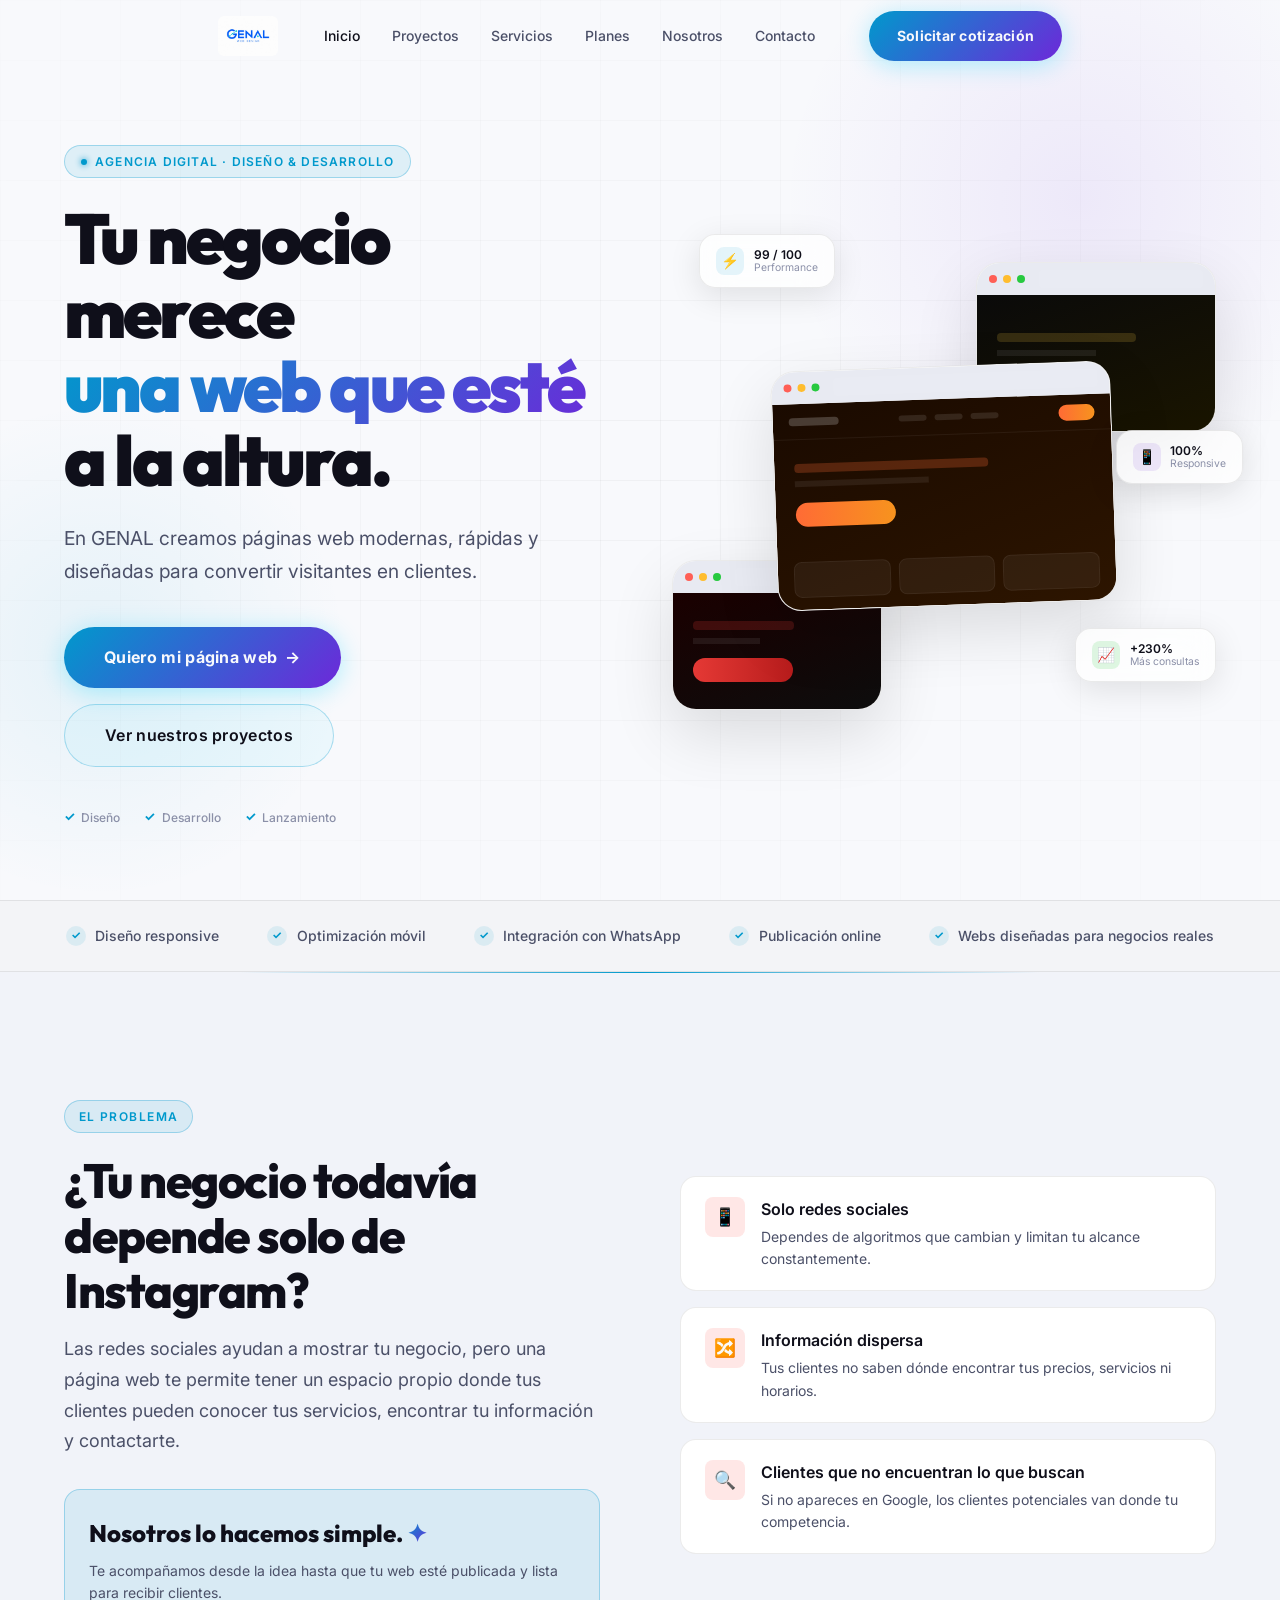
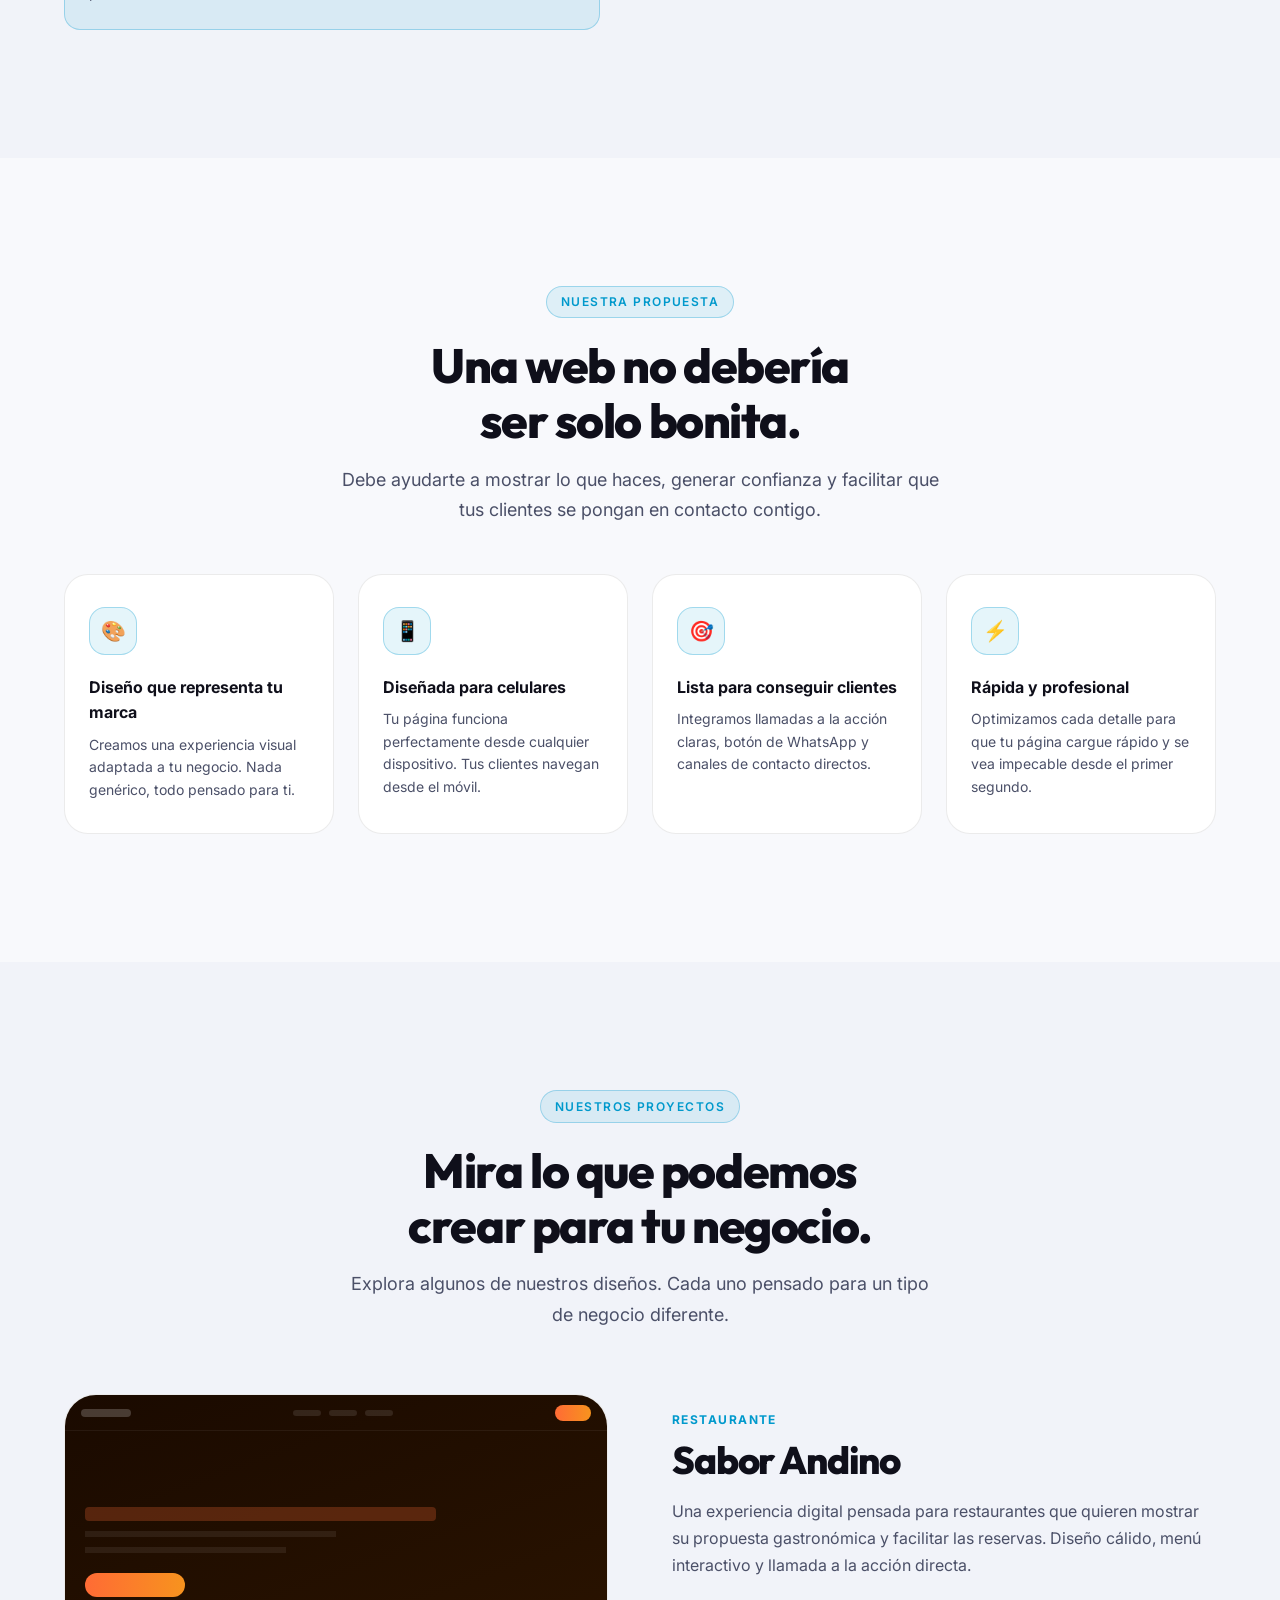
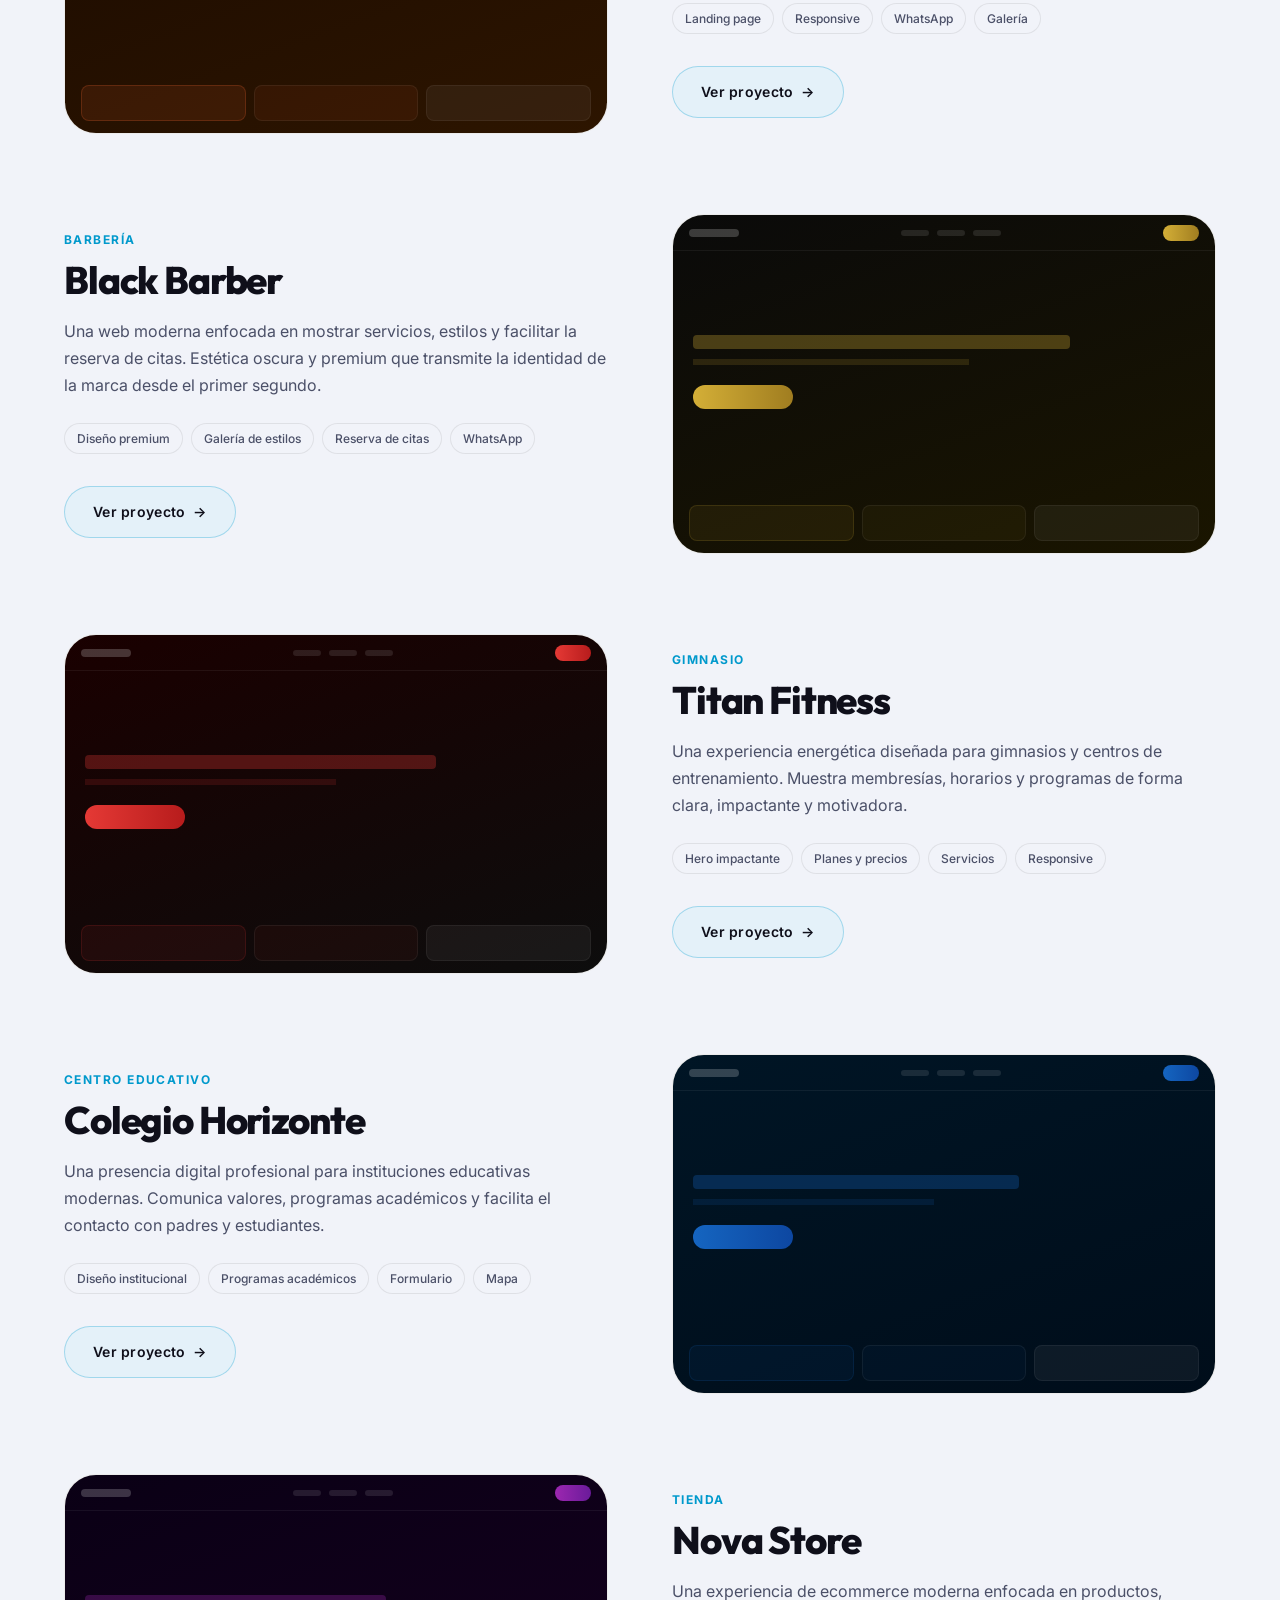
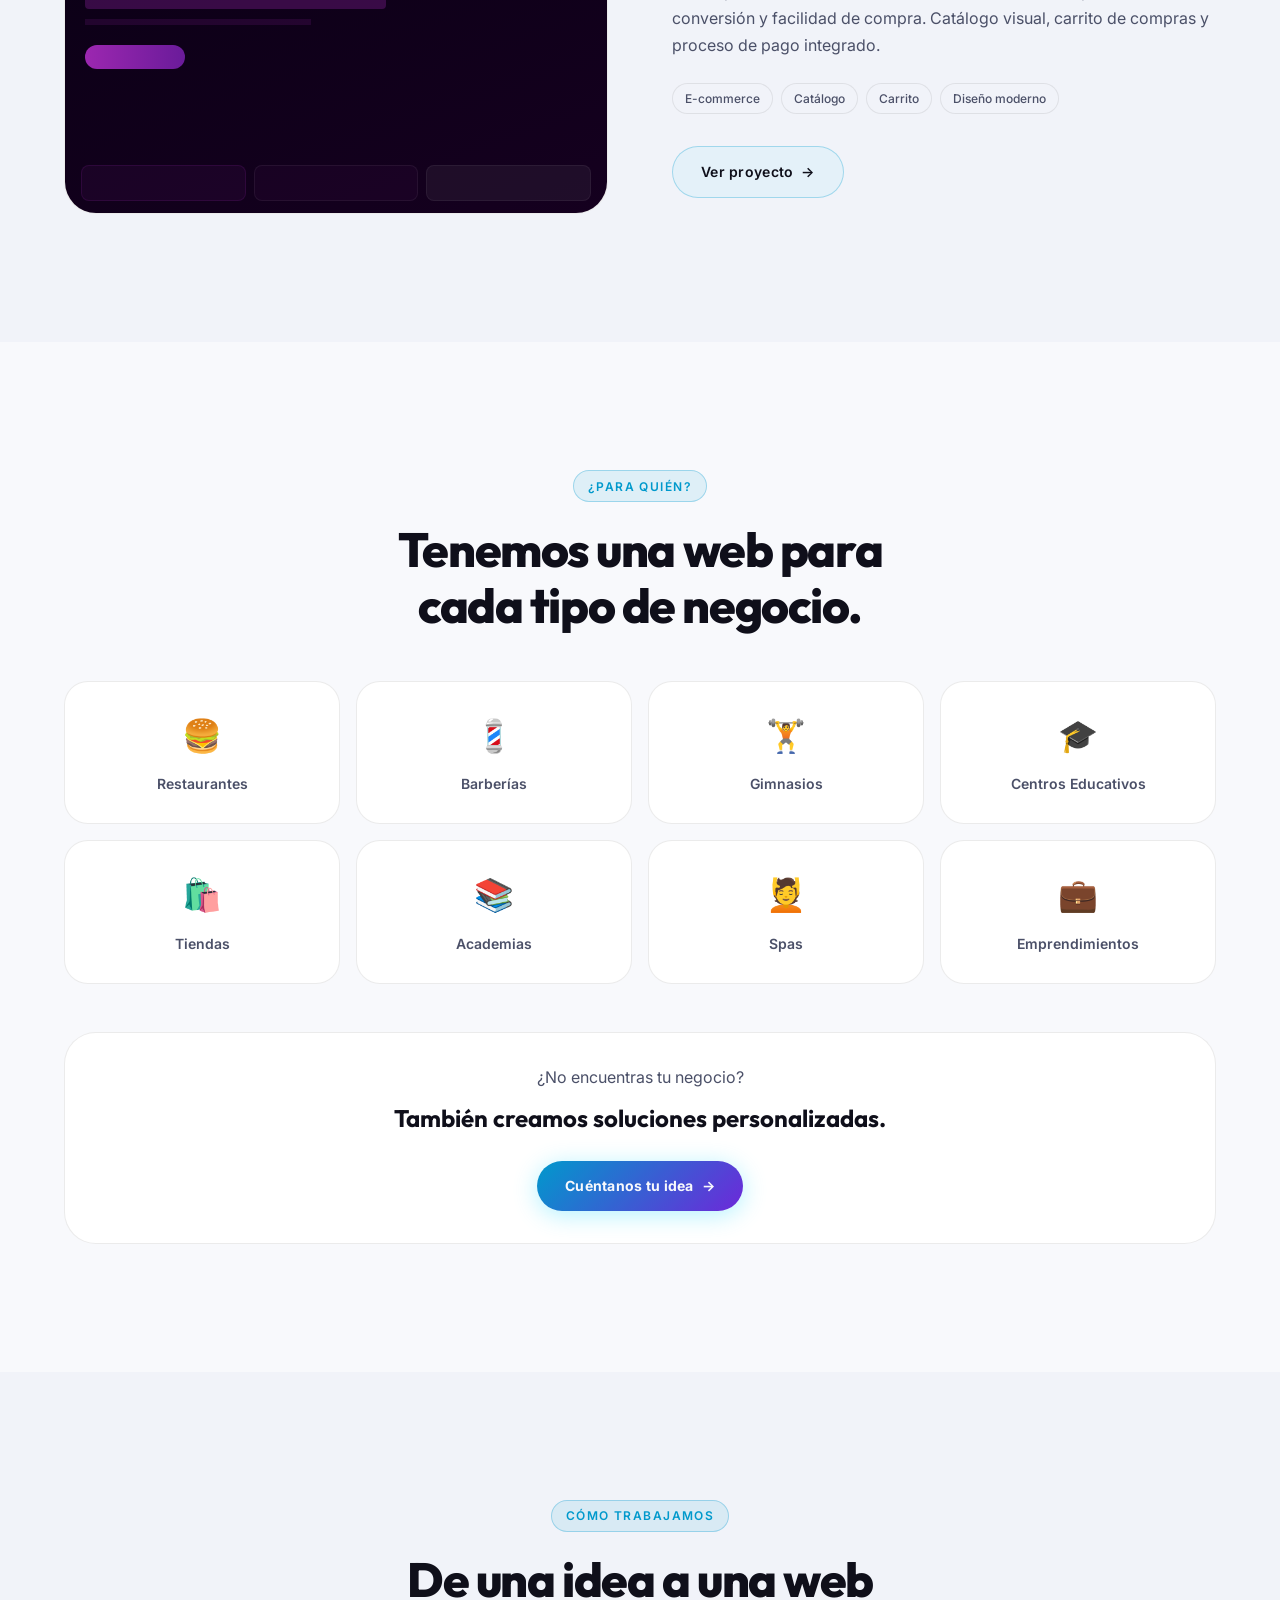
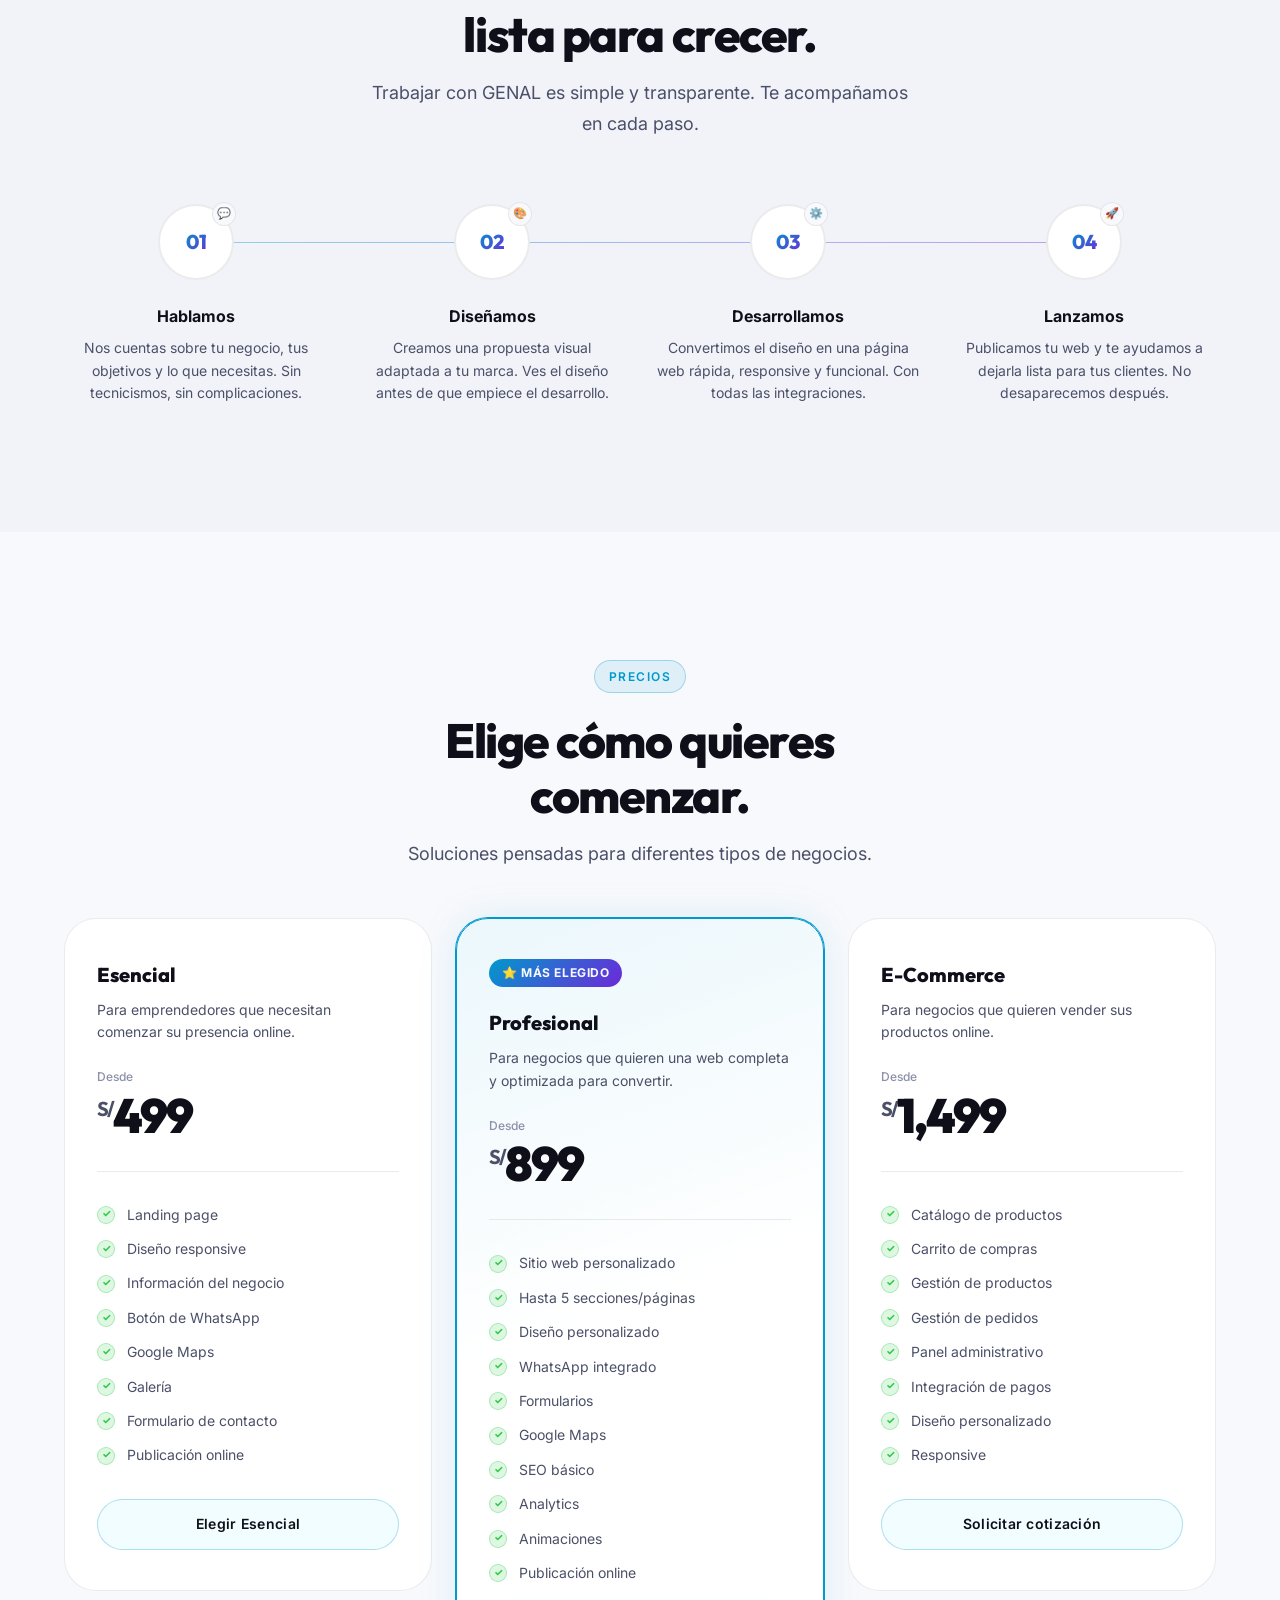
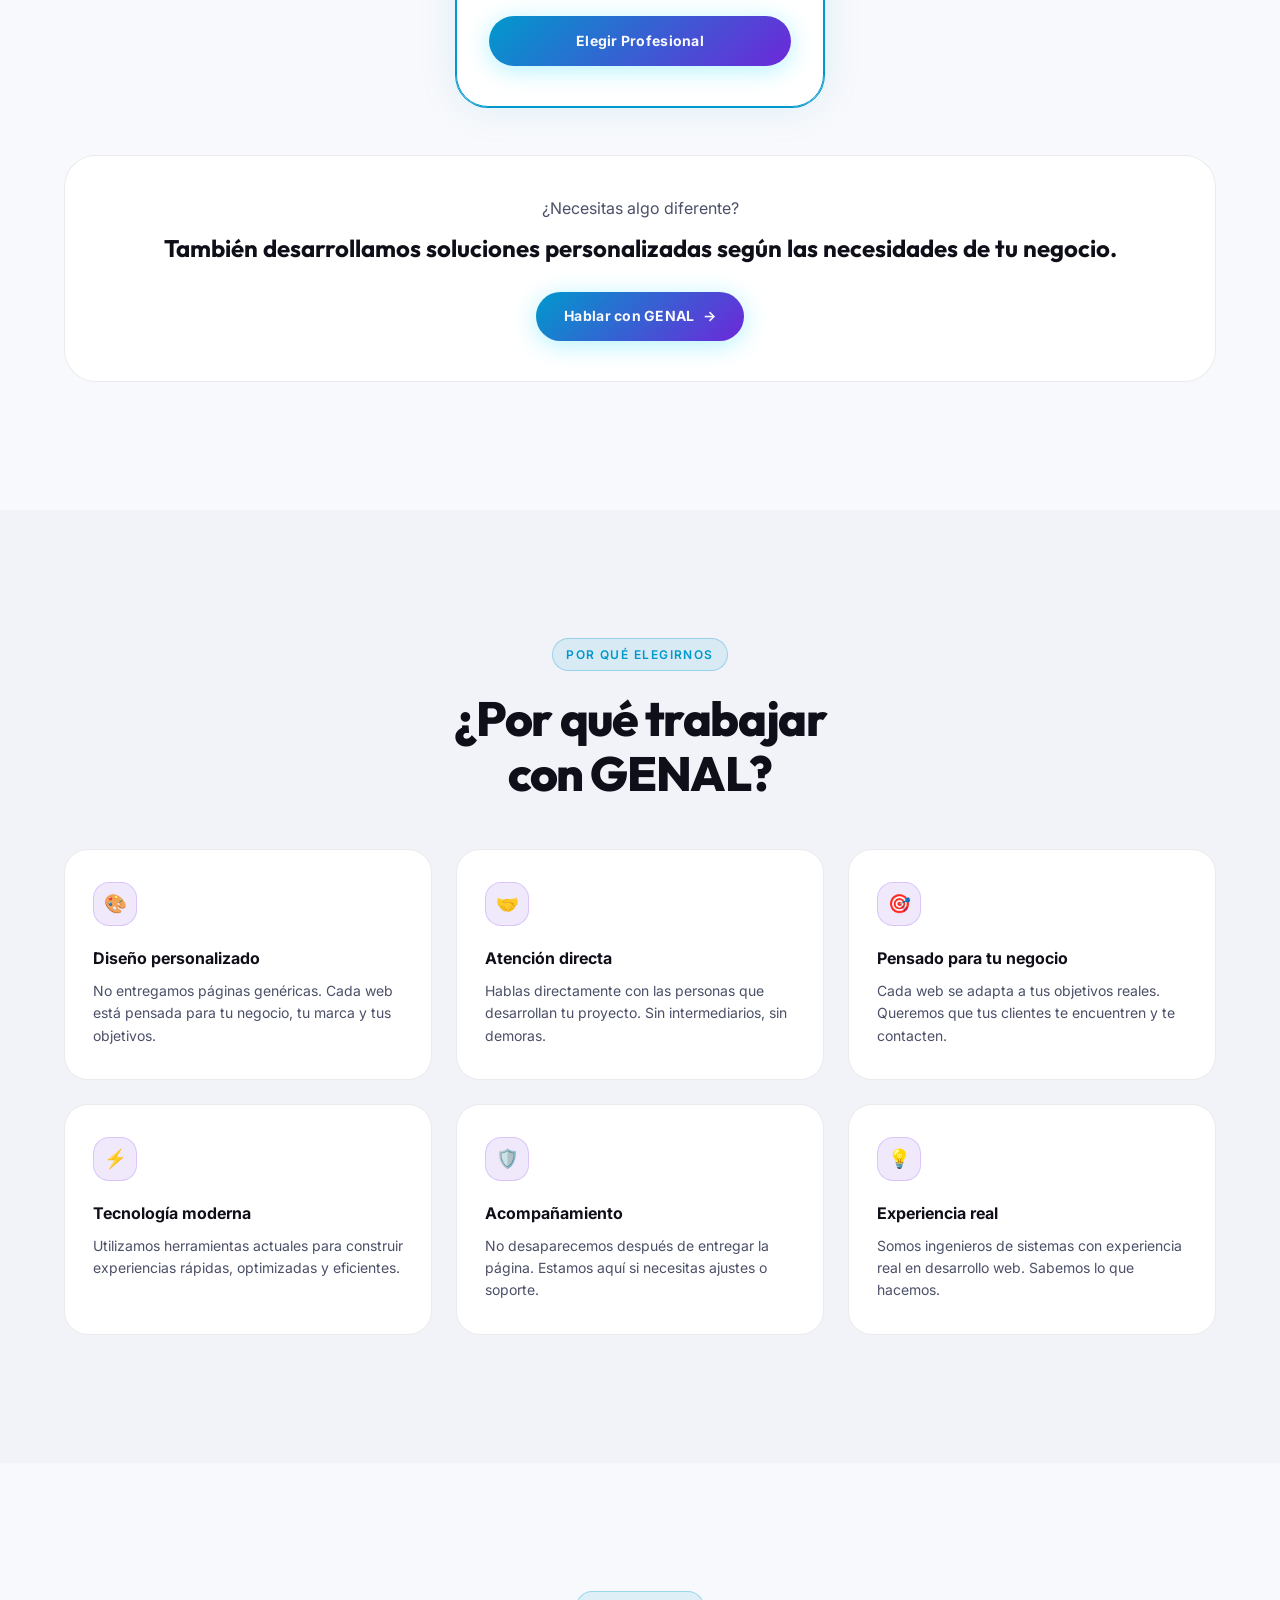
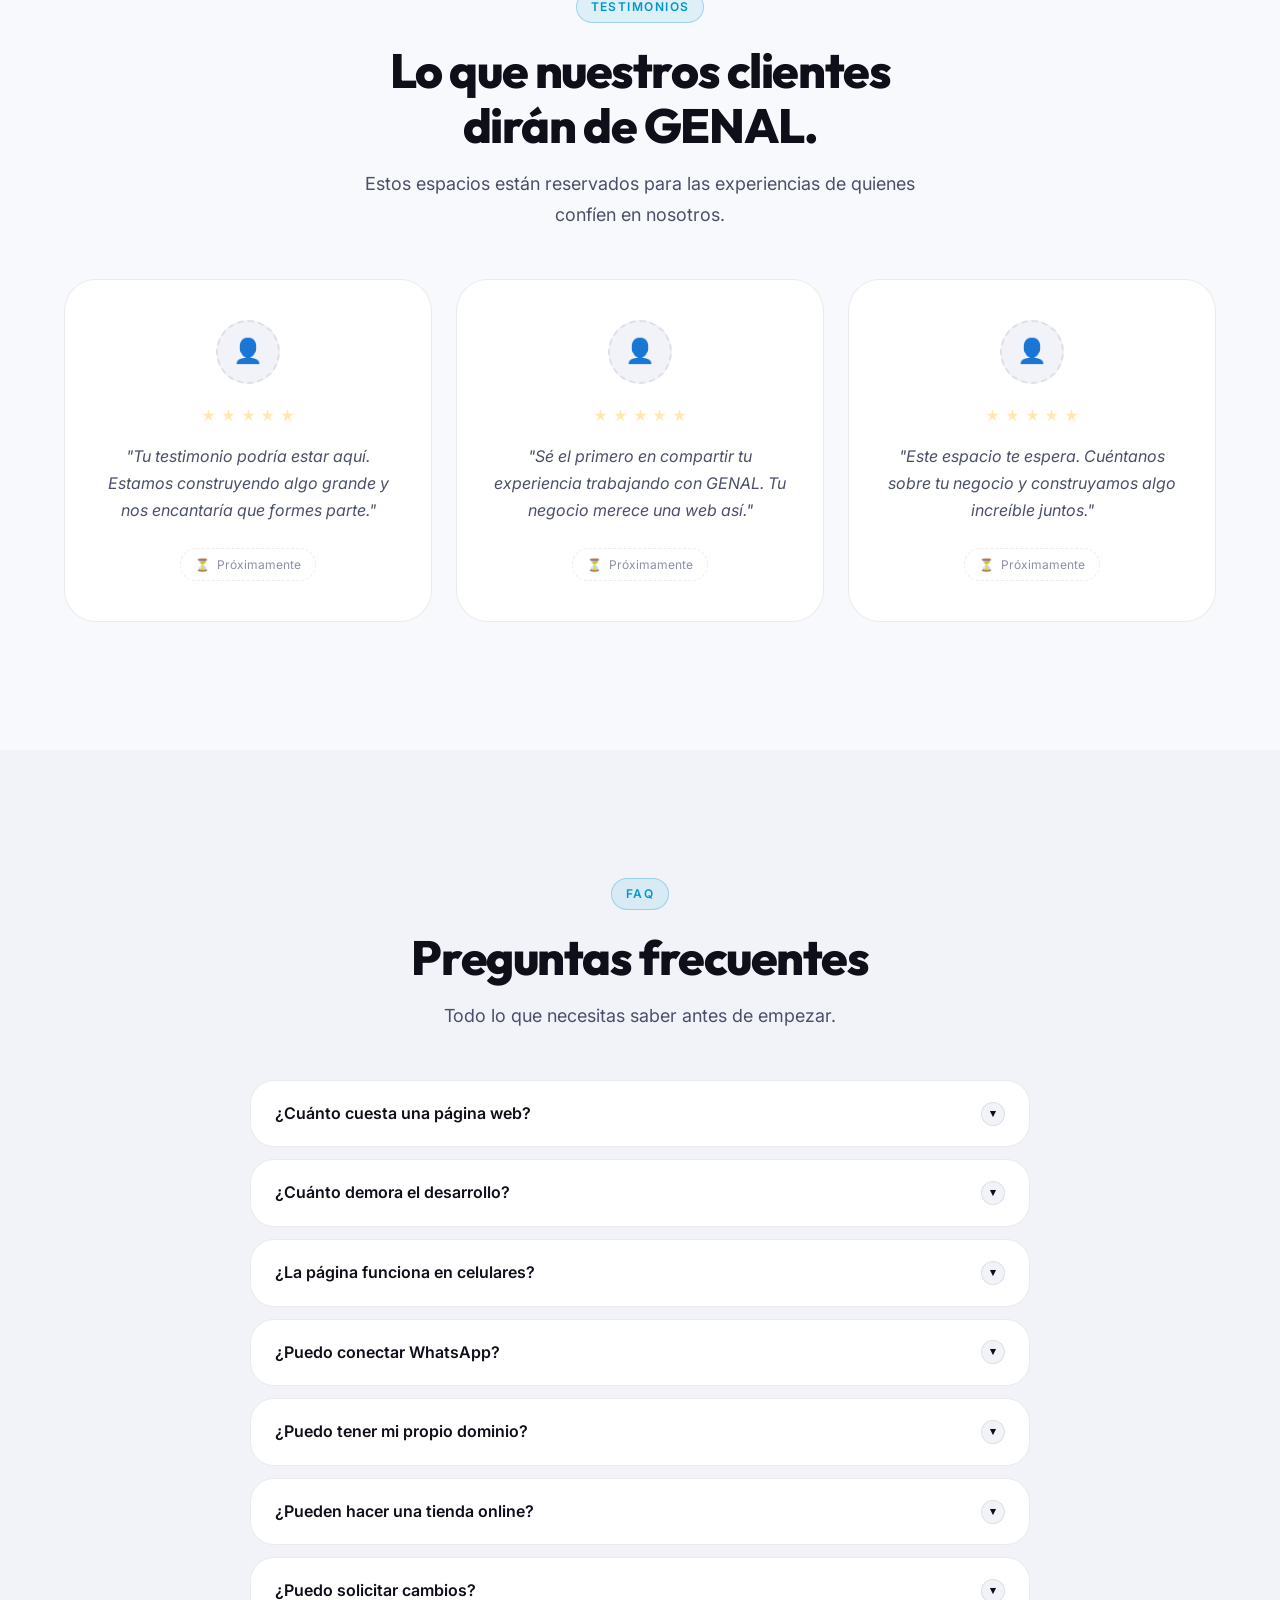
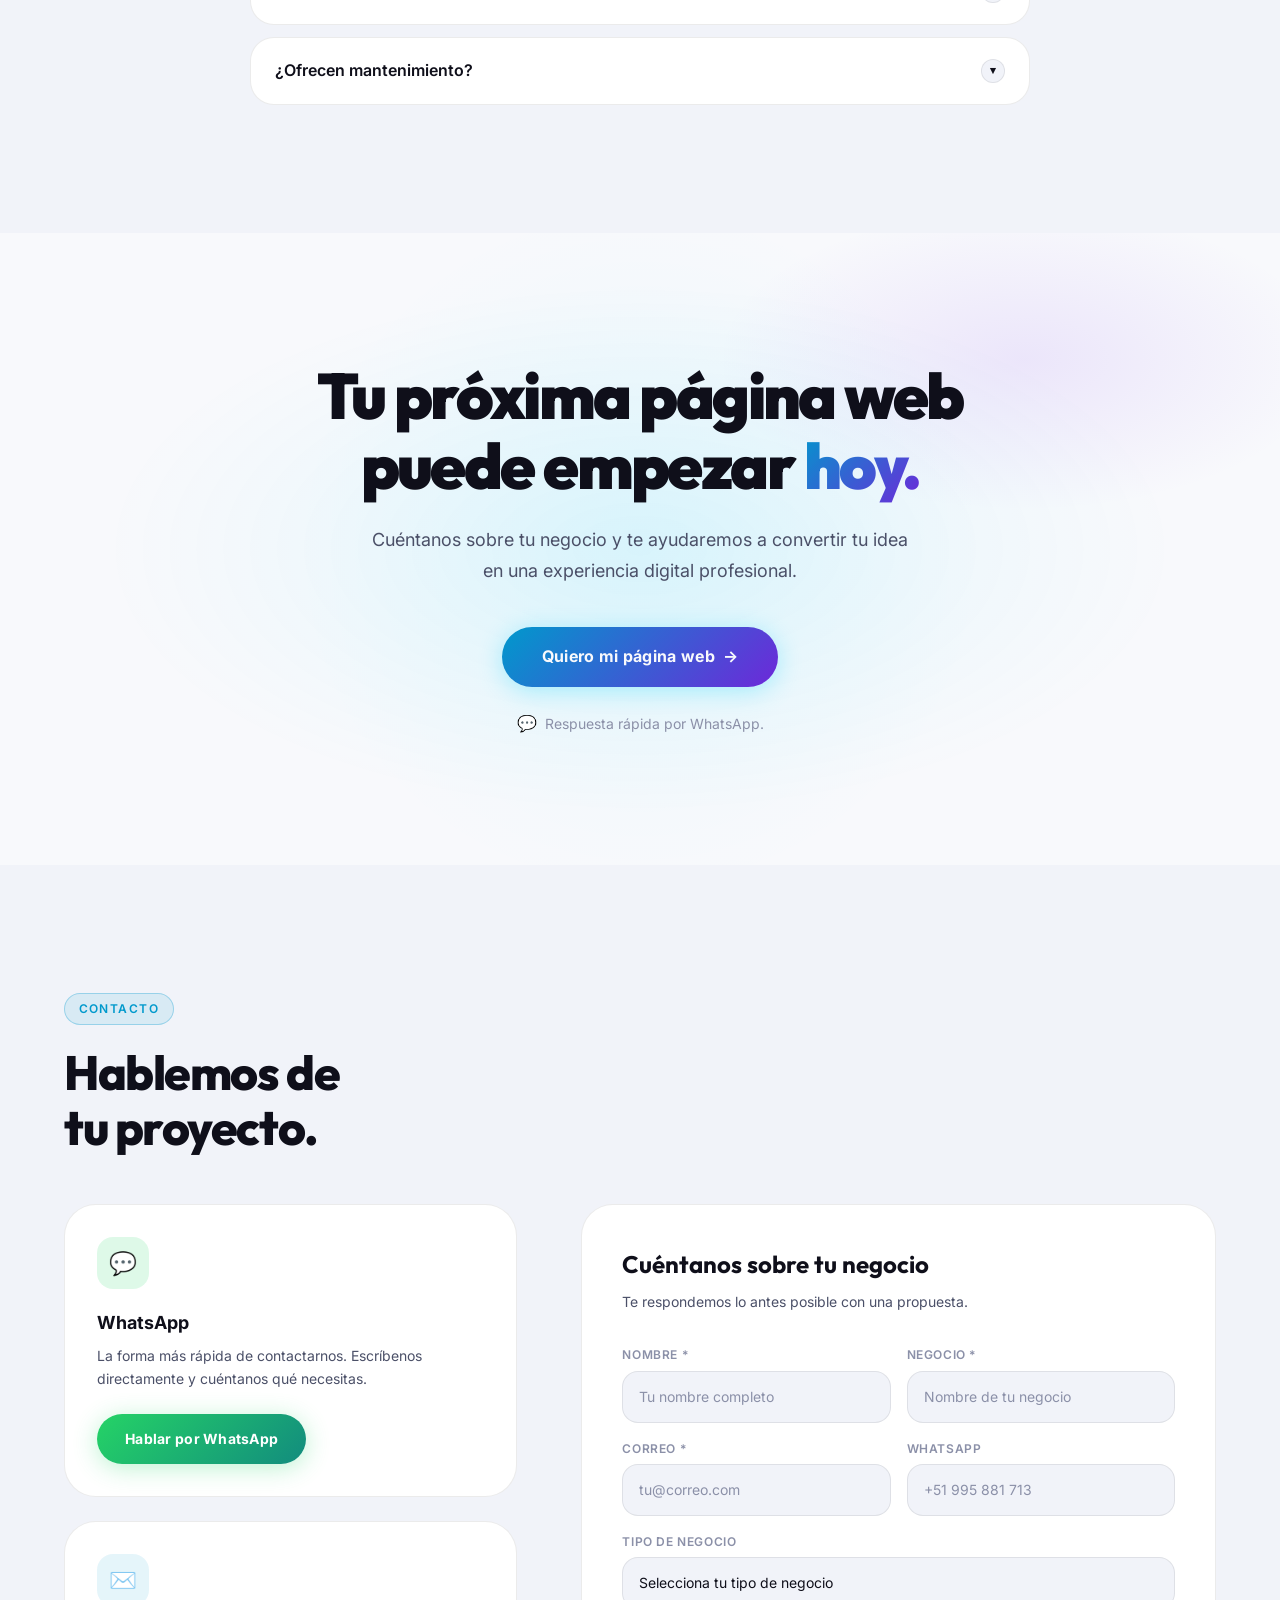
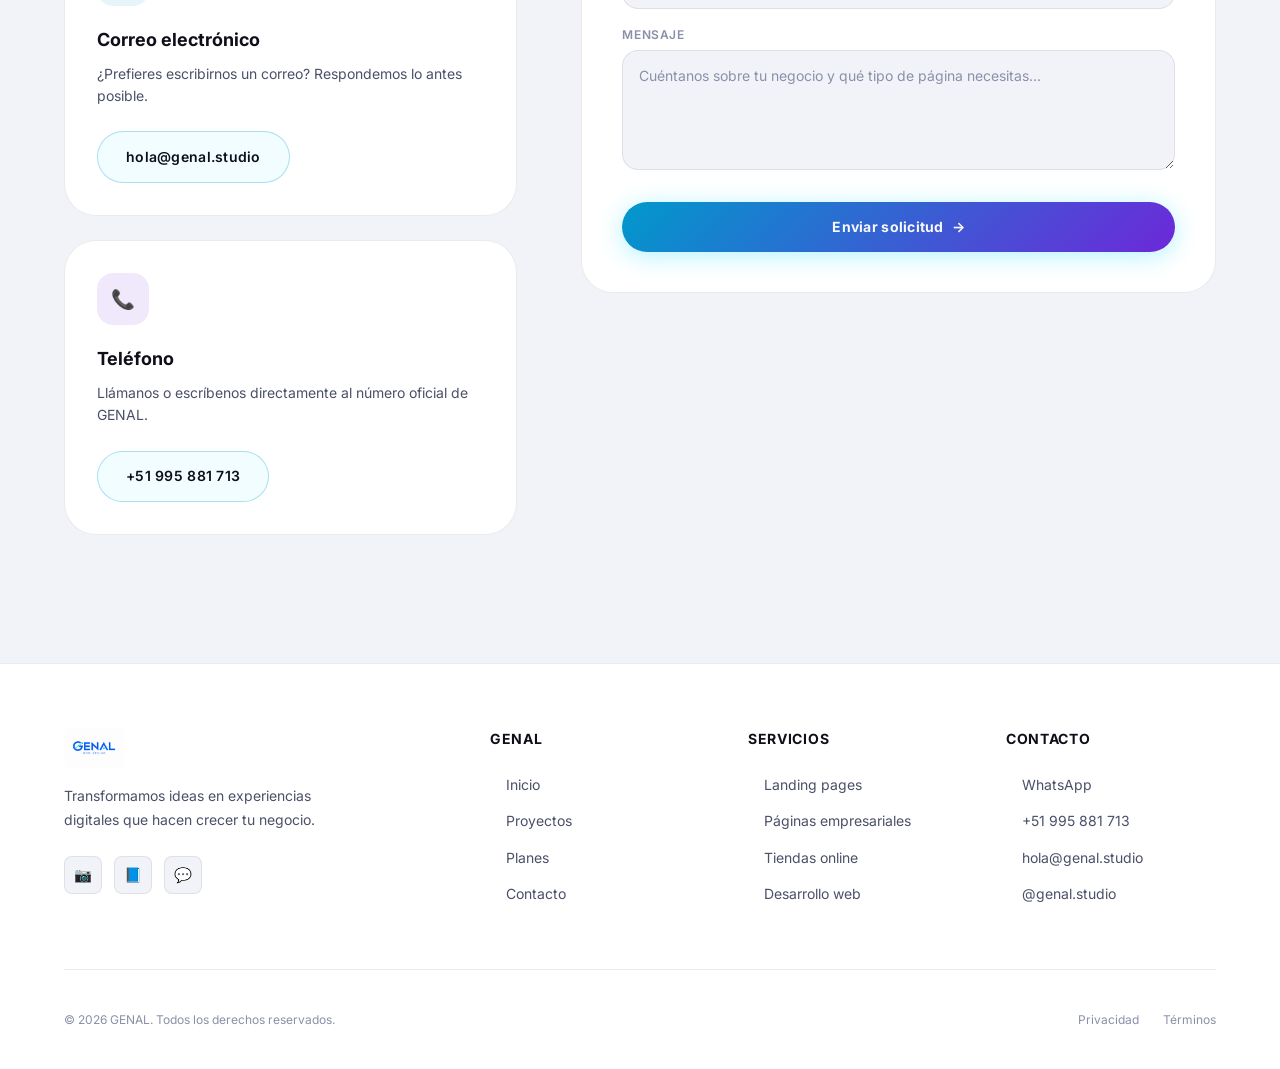
<file: GENAL-WEB/index.html>
<!DOCTYPE html>
<html lang="es">

<head>
  <meta charset="UTF-8" />
  <meta name="viewport" content="width=device-width, initial-scale=1.0" />

  <!-- SEO -->
  <title>GENAL — Páginas web modernas para negocios</title>
  <meta name="description"
    content="En GENAL creamos páginas web modernas, rápidas y profesionales para negocios, emprendimientos y empresas. Diseño • Desarrollo • Lanzamiento." />
  <meta name="keywords"
    content="páginas web, diseño web, desarrollo web, agencia digital, landing page, tienda online, Peru, GENAL" />
  <meta name="author" content="GENAL Studio" />
  <meta name="robots" content="index, follow" />

  <!-- Open Graph -->
  <meta property="og:type" content="website" />
  <meta property="og:url" content="https://genal.studio" />
  <meta property="og:title" content="GENAL — Páginas web modernas para negocios" />
  <meta property="og:description"
    content="En GENAL creamos páginas web modernas, rápidas y profesionales para negocios, emprendimientos y empresas." />
  <meta property="og:site_name" content="GENAL Studio" />

  <!-- Twitter Card -->
  <meta name="twitter:card" content="summary_large_image" />
  <meta name="twitter:title" content="GENAL — Páginas web modernas para negocios" />
  <meta name="twitter:description" content="Creamos páginas web modernas, rápidas y profesionales para negocios." />

  <!-- Canonical -->
  <link rel="canonical" href="https://genal.studio" />

  <!-- Favicon placeholder -->
  <link rel="icon" type="image/svg+xml"
    href="data:image/svg+xml,<svg xmlns='http://www.w3.org/2000/svg' viewBox='0 0 32 32'><rect width='32' height='32' rx='8' fill='%2300D4FF'/><text x='50%25' y='50%25' dominant-baseline='central' text-anchor='middle' font-family='system-ui' font-weight='900' font-size='18' fill='%2308080E'>G</text></svg>" />

  <!-- Preconnect Fonts -->
  <link rel="preconnect" href="https://fonts.googleapis.com" />
  <link rel="preconnect" href="https://fonts.gstatic.com" crossorigin />
  <link
    href="https://fonts.googleapis.com/css2?family=Inter:wght@300;400;500;600;700;800;900&family=Outfit:wght@300;400;500;600;700;800;900&display=swap"
    rel="stylesheet" />

  <link rel="stylesheet" href="styles.css" />
</head>

<body>

  <!-- ═══════════════════════════════════════════════════════════
     NAVBAR
════════════════════════════════════════════════════════════ -->
  <header>
    <nav class="navbar" id="navbar" role="navigation" aria-label="Navegación principal">
      <div class="container">
        <div class="navbar-inner">

          <!-- Logo -->
          <a href="#inicio" class="navbar-logo" aria-label="GENAL — Inicio" id="nav-logo">
            <img src="logoGENAL.jfif" alt="GENAL" class="logo-img" />
          </a>

          <!-- Desktop Nav -->
          <ul class="navbar-nav" role="list">
            <li><a href="#inicio" class="nav-link" id="nav-inicio">Inicio</a></li>
            <li><a href="#proyectos" class="nav-link" id="nav-proyectos">Proyectos</a></li>
            <li><a href="#servicios" class="nav-link" id="nav-servicios">Servicios</a></li>
            <li><a href="#planes" class="nav-link" id="nav-planes">Planes</a></li>
            <li><a href="#nosotros" class="nav-link" id="nav-nosotros">Nosotros</a></li>
            <li><a href="#contacto" class="nav-link" id="nav-contacto">Contacto</a></li>
          </ul>

          <!-- Desktop CTA -->
          <a href="https://wa.me/51995881713?text=Hola%20GENAL%2C%20estoy%20interesado%20en%20crear%20una%20p%C3%A1gina%20web%20para%20mi%20negocio."
            class="btn btn-primary navbar-cta" id="nav-cta" target="_blank" rel="noopener noreferrer"
            aria-label="Solicitar cotización por WhatsApp">
            Solicitar cotización
          </a>

          <!-- Hamburger -->
          <button class="hamburger" id="hamburger" aria-label="Abrir menú" aria-expanded="false"
            aria-controls="mobile-menu">
            <span></span>
            <span></span>
            <span></span>
          </button>

        </div>
      </div>
    </nav>

    <!-- Mobile Menu -->
    <div class="mobile-menu" id="mobile-menu" role="menu" aria-label="Menú móvil">
      <a href="#inicio" class="nav-link" role="menuitem" id="m-inicio">Inicio</a>
      <a href="#proyectos" class="nav-link" role="menuitem" id="m-proyectos">Proyectos</a>
      <a href="#servicios" class="nav-link" role="menuitem" id="m-servicios">Servicios</a>
      <a href="#planes" class="nav-link" role="menuitem" id="m-planes">Planes</a>
      <a href="#nosotros" class="nav-link" role="menuitem" id="m-nosotros">Nosotros</a>
      <a href="#contacto" class="nav-link" role="menuitem" id="m-contacto">Contacto</a>
      <a href="https://wa.me/51995881713?text=Hola%20GENAL%2C%20estoy%20interesado%20en%20crear%20una%20p%C3%A1gina%20web%20para%20mi%20negocio."
        class="btn btn-primary" id="m-cta" target="_blank" rel="noopener noreferrer">
        Solicitar cotización
      </a>
    </div>
  </header>

  <main>

    <!-- ═══════════════════════════════════════════════════════════
     HERO
════════════════════════════════════════════════════════════ -->
    <section class="hero" id="inicio" aria-label="Sección principal">

      <!-- Background elements -->
      <div class="hero-bg" aria-hidden="true">
        <div class="hero-glow-1"></div>
        <div class="hero-glow-2"></div>
        <div class="hero-grid"></div>
      </div>

      <div class="container">
        <div class="hero-inner">

          <!-- Content -->
          <div class="hero-content">

            <div class="hero-badge reveal" aria-label="Agencia digital">
              <span class="hero-badge-dot" aria-hidden="true"></span>
              Agencia Digital · Diseño & Desarrollo
            </div>

            <h1 class="hero-title display-text reveal reveal-delay-1">
              Tu negocio merece
              <span class="line-accent text-gradient">una web que esté</span>
              a la altura.
            </h1>

            <p class="hero-subtitle reveal reveal-delay-2">
              En GENAL creamos páginas web modernas, rápidas y diseñadas para convertir visitantes en clientes.
            </p>

            <div class="hero-ctas reveal reveal-delay-3">
              <a href="https://wa.me/51995881713?text=Hola%20GENAL%2C%20estoy%20interesado%20en%20crear%20una%20p%C3%A1gina%20web%20para%20mi%20negocio."
                class="btn btn-primary btn-lg" id="hero-cta-primary" target="_blank" rel="noopener noreferrer"
                aria-label="Quiero mi página web — WhatsApp">
                Quiero mi página web <span class="btn-icon" aria-hidden="true">→</span>
              </a>
              <a href="#proyectos" class="btn btn-outline btn-lg" id="hero-cta-secondary">
                Ver nuestros proyectos
              </a>
            </div>

            <div class="hero-features reveal reveal-delay-4" aria-label="Características">
              <span class="hero-feature"><span class="check" aria-hidden="true">✓</span> Diseño</span>
              <span class="hero-feature"><span class="check" aria-hidden="true">✓</span> Desarrollo</span>
              <span class="hero-feature"><span class="check" aria-hidden="true">✓</span> Lanzamiento</span>
            </div>

          </div>

          <!-- Visual -->
          <div class="hero-visual reveal reveal-delay-2" aria-hidden="true">
            <div class="hero-mockup-scene">

              <!-- Main browser mockup -->
              <div class="mockup-card mockup-main">
                <div class="mockup-browser-bar">
                  <span class="mockup-dot"></span>
                  <span class="mockup-dot"></span>
                  <span class="mockup-dot"></span>
                  <div class="mockup-url-bar"></div>
                </div>
                <div class="mockup-content">
                  <div class="screen-inner screen-restaurante" style="height:100%">
                    <div class="screen-nav-block">
                      <div class="sn-logo"></div>
                      <div class="sn-links">
                        <div class="sn-link"></div>
                        <div class="sn-link"></div>
                        <div class="sn-link"></div>
                      </div>
                      <div class="sn-btn"></div>
                    </div>
                    <div class="screen-hero-block">
                      <div class="sh-line" style="width:65%"></div>
                      <div class="sh-line-sm" style="width:45%"></div>
                      <div class="sh-btn screen-restaurante" style="margin-top:8px"></div>
                    </div>
                    <div class="screen-bottom-block">
                      <div class="sb-card"></div>
                      <div class="sb-card"></div>
                      <div class="sb-card"></div>
                    </div>
                  </div>
                </div>
              </div>

              <!-- Secondary mockup — Barberia -->
              <div class="mockup-card mockup-secondary">
                <div class="mockup-browser-bar">
                  <span class="mockup-dot"></span>
                  <span class="mockup-dot"></span>
                  <span class="mockup-dot"></span>
                  <div class="mockup-url-bar"></div>
                </div>
                <div class="mockup-content">
                  <div class="screen-inner screen-barberia" style="height:100%">
                    <div class="screen-hero-block">
                      <div class="sh-line screen-barberia" style="width:70%"></div>
                      <div class="sh-line-sm" style="width:50%"></div>
                      <div class="sh-btn screen-barberia" style="margin-top:6px"></div>
                    </div>
                  </div>
                </div>
              </div>

              <!-- Tertiary mockup — Gimnasio -->
              <div class="mockup-card mockup-tertiary">
                <div class="mockup-browser-bar">
                  <span class="mockup-dot"></span>
                  <span class="mockup-dot"></span>
                  <span class="mockup-dot"></span>
                  <div class="mockup-url-bar"></div>
                </div>
                <div class="mockup-content">
                  <div class="screen-inner screen-gimnasio" style="height:100%">
                    <div class="screen-hero-block">
                      <div class="sh-line screen-gimnasio" style="width:60%"></div>
                      <div class="sh-line-sm" style="width:40%"></div>
                      <div class="sh-btn screen-gimnasio" style="margin-top:6px"></div>
                    </div>
                  </div>
                </div>
              </div>

              <!-- Floating stat cards -->
              <div class="stat-card stat-card-1">
                <div class="stat-icon cyan" aria-hidden="true">⚡</div>
                <div>
                  <div class="stat-value">99 / 100</div>
                  <div class="stat-label">Performance</div>
                </div>
              </div>

              <div class="stat-card stat-card-2">
                <div class="stat-icon green" aria-hidden="true">📈</div>
                <div>
                  <div class="stat-value">+230%</div>
                  <div class="stat-label">Más consultas</div>
                </div>
              </div>

              <div class="stat-card stat-card-3">
                <div class="stat-icon violet" aria-hidden="true">📱</div>
                <div>
                  <div class="stat-value">100%</div>
                  <div class="stat-label">Responsive</div>
                </div>
              </div>

            </div>
          </div>

        </div>
      </div>
    </section>

    <!-- ─── Trust Bar ──────────────────────────────────────────── -->
    <div class="trust-bar" aria-label="Características incluidas">
      <div class="container">
        <div class="trust-bar-inner">
          <div class="trust-item reveal">
            <div class="trust-check" aria-hidden="true">✓</div>
            Diseño responsive
          </div>
          <div class="trust-item reveal reveal-delay-1">
            <div class="trust-check" aria-hidden="true">✓</div>
            Optimización móvil
          </div>
          <div class="trust-item reveal reveal-delay-2">
            <div class="trust-check" aria-hidden="true">✓</div>
            Integración con WhatsApp
          </div>
          <div class="trust-item reveal reveal-delay-3">
            <div class="trust-check" aria-hidden="true">✓</div>
            Publicación online
          </div>
          <div class="trust-item reveal reveal-delay-4">
            <div class="trust-check" aria-hidden="true">✓</div>
            Webs diseñadas para negocios reales
          </div>
        </div>
      </div>
    </div>

    <!-- ═══════════════════════════════════════════════════════════
     PROBLEMA
════════════════════════════════════════════════════════════ -->
    <section class="problem-section section" id="problema" aria-labelledby="problem-title">
      <div class="container">
        <div class="problem-inner">

          <div class="problem-content">
            <div class="section-label reveal">El problema</div>
            <h2 class="section-title display-text reveal reveal-delay-1" id="problem-title">
              ¿Tu negocio todavía depende solo de Instagram?
            </h2>
            <p class="section-subtitle reveal reveal-delay-2">
              Las redes sociales ayudan a mostrar tu negocio, pero una página web te permite tener un espacio propio
              donde tus clientes pueden conocer tus servicios, encontrar tu información y contactarte.
            </p>

            <div class="solution-intro reveal reveal-delay-3" style="margin-top:2rem">
              <h3>Nosotros lo hacemos simple. <span class="text-gradient">✦</span></h3>
              <p>Te acompañamos desde la idea hasta que tu web esté publicada y lista para recibir clientes.</p>
            </div>
          </div>

          <div class="problem-cards">
            <div class="problem-card reveal">
              <div class="problem-icon" aria-hidden="true">📱</div>
              <div class="problem-text">
                <h4>Solo redes sociales</h4>
                <p>Dependes de algoritmos que cambian y limitan tu alcance constantemente.</p>
              </div>
            </div>
            <div class="problem-card reveal reveal-delay-1">
              <div class="problem-icon" aria-hidden="true">🔀</div>
              <div class="problem-text">
                <h4>Información dispersa</h4>
                <p>Tus clientes no saben dónde encontrar tus precios, servicios ni horarios.</p>
              </div>
            </div>
            <div class="problem-card reveal reveal-delay-2">
              <div class="problem-icon" aria-hidden="true">🔍</div>
              <div class="problem-text">
                <h4>Clientes que no encuentran lo que buscan</h4>
                <p>Si no apareces en Google, los clientes potenciales van donde tu competencia.</p>
              </div>
            </div>
          </div>

        </div>
      </div>
    </section>

    <!-- ═══════════════════════════════════════════════════════════
     PROPUESTA DE VALOR
════════════════════════════════════════════════════════════ -->
    <section class="section" id="servicios" aria-labelledby="value-title">
      <div class="container">

        <div class="reveal" style="text-align:center; max-width:640px; margin:0 auto 1rem">
          <div class="section-label">Nuestra propuesta</div>
          <h2 class="section-title display-text" id="value-title">
            Una web no debería<br>ser solo bonita.
          </h2>
          <p class="section-subtitle" style="margin:0 auto">
            Debe ayudarte a mostrar lo que haces, generar confianza y facilitar que tus clientes se pongan en contacto
            contigo.
          </p>
        </div>

        <div class="value-grid">

          <div class="value-card reveal">
            <div class="value-icon" aria-hidden="true">🎨</div>
            <h3>Diseño que representa tu marca</h3>
            <p>Creamos una experiencia visual adaptada a tu negocio. Nada genérico, todo pensado para ti.</p>
          </div>

          <div class="value-card reveal reveal-delay-1">
            <div class="value-icon" aria-hidden="true">📱</div>
            <h3>Diseñada para celulares</h3>
            <p>Tu página funciona perfectamente desde cualquier dispositivo. Tus clientes navegan desde el móvil.</p>
          </div>

          <div class="value-card reveal reveal-delay-2">
            <div class="value-icon" aria-hidden="true">🎯</div>
            <h3>Lista para conseguir clientes</h3>
            <p>Integramos llamadas a la acción claras, botón de WhatsApp y canales de contacto directos.</p>
          </div>

          <div class="value-card reveal reveal-delay-3">
            <div class="value-icon" aria-hidden="true">⚡</div>
            <h3>Rápida y profesional</h3>
            <p>Optimizamos cada detalle para que tu página cargue rápido y se vea impecable desde el primer segundo.</p>
          </div>

        </div>
      </div>
    </section>

    <!-- ═══════════════════════════════════════════════════════════
     PROYECTOS
════════════════════════════════════════════════════════════ -->
    <section class="projects-section section" id="proyectos" aria-labelledby="projects-title">
      <div class="container">

        <div style="text-align:center; max-width:640px; margin:0 auto">
          <div class="section-label reveal">Nuestros proyectos</div>
          <h2 class="section-title display-text reveal reveal-delay-1" id="projects-title">
            Mira lo que podemos<br>crear para tu negocio.
          </h2>
          <p class="section-subtitle reveal reveal-delay-2" style="margin:0 auto">
            Explora algunos de nuestros diseños. Cada uno pensado para un tipo de negocio diferente.
          </p>
        </div>

        <div class="projects-list">

          <!-- PROYECTO 1: Restaurante -->
          <article class="project-item reveal" aria-labelledby="proj-title-1">
            <div class="project-visual">
              <a href="../RESTAURANTE/Restaurante.html" target="_blank" rel="noopener"
                aria-label="Ver proyecto Sabor Andino">
                <div class="project-visual-inner">
                  <div class="project-screen screen-restaurante" style="height:100%">
                    <div class="screen-inner" style="height:100%">
                      <div class="screen-nav-block">
                        <div class="sn-logo"></div>
                        <div class="sn-links">
                          <div class="sn-link"></div>
                          <div class="sn-link"></div>
                          <div class="sn-link"></div>
                        </div>
                        <div class="sn-btn"></div>
                      </div>
                      <div class="screen-hero-block" style="flex:1; gap:10px">
                        <div class="sh-line" style="width:70%;height:14px"></div>
                        <div class="sh-line-sm" style="width:50%"></div>
                        <div class="sh-line-sm" style="width:40%"></div>
                        <div class="sh-btn" style="margin-top:10px;background:linear-gradient(90deg,#FF6B35,#F7931E)">
                        </div>
                      </div>
                      <div class="screen-bottom-block">
                        <div class="sb-card" style="background:rgba(255,107,53,0.1);border-color:rgba(255,107,53,0.2)">
                        </div>
                        <div class="sb-card" style="background:rgba(255,107,53,0.07)"></div>
                        <div class="sb-card"></div>
                      </div>
                    </div>
                  </div>
                </div>
                <div class="project-overlay" aria-hidden="true">
                  <div class="project-overlay-btn">Ver proyecto →</div>
                </div>
              </a>
            </div>

            <div class="project-info">
              <div class="project-category">Restaurante</div>
              <h3 id="proj-title-1">Sabor Andino</h3>
              <p class="project-description">
                Una experiencia digital pensada para restaurantes que quieren mostrar su propuesta gastronómica y
                facilitar las reservas. Diseño cálido, menú interactivo y llamada a la acción directa.
              </p>
              <div class="project-tags">
                <span class="tag">Landing page</span>
                <span class="tag">Responsive</span>
                <span class="tag">WhatsApp</span>
                <span class="tag">Galería</span>
              </div>
              <a href="../RESTAURANTE/Restaurante.html" class="btn btn-outline" target="_blank" rel="noopener"
                id="btn-restaurante">
                Ver proyecto <span class="btn-icon" aria-hidden="true">→</span>
              </a>
            </div>
          </article>

          <!-- PROYECTO 2: Barbería -->
          <article class="project-item reverse reveal" aria-labelledby="proj-title-2">
            <div class="project-visual">
              <a href="../BlackBarber/index.html" target="_blank" rel="noopener" aria-label="Ver proyecto Black Barber">
                <div class="project-visual-inner">
                  <div class="project-screen screen-barberia" style="height:100%">
                    <div class="screen-inner" style="height:100%">
                      <div class="screen-nav-block">
                        <div class="sn-logo"></div>
                        <div class="sn-links">
                          <div class="sn-link"></div>
                          <div class="sn-link"></div>
                          <div class="sn-link"></div>
                        </div>
                        <div class="sn-btn"></div>
                      </div>
                      <div class="screen-hero-block" style="flex:1; gap:10px">
                        <div class="sh-line" style="width:75%;height:14px;background:rgba(212,175,55,0.3)"></div>
                        <div class="sh-line-sm" style="width:55%;background:rgba(212,175,55,0.15)"></div>
                        <div class="sh-btn" style="margin-top:10px;background:linear-gradient(90deg,#D4AF37,#A07D20)">
                        </div>
                      </div>
                      <div class="screen-bottom-block">
                        <div class="sb-card"
                          style="background:rgba(212,175,55,0.08);border-color:rgba(212,175,55,0.15)"></div>
                        <div class="sb-card" style="background:rgba(212,175,55,0.05)"></div>
                        <div class="sb-card"></div>
                      </div>
                    </div>
                  </div>
                </div>
                <div class="project-overlay" aria-hidden="true">
                  <div class="project-overlay-btn">Ver proyecto →</div>
                </div>
              </a>
            </div>

            <div class="project-info">
              <div class="project-category">Barbería</div>
              <h3 id="proj-title-2">Black Barber</h3>
              <p class="project-description">
                Una web moderna enfocada en mostrar servicios, estilos y facilitar la reserva de citas. Estética oscura
                y premium que transmite la identidad de la marca desde el primer segundo.
              </p>
              <div class="project-tags">
                <span class="tag">Diseño premium</span>
                <span class="tag">Galería de estilos</span>
                <span class="tag">Reserva de citas</span>
                <span class="tag">WhatsApp</span>
              </div>
              <a href="../BlackBarber/index.html" class="btn btn-outline" target="_blank" rel="noopener"
                id="btn-barberia">
                Ver proyecto <span class="btn-icon" aria-hidden="true">→</span>
              </a>
            </div>
          </article>

          <!-- PROYECTO 3: Gimnasio -->
          <article class="project-item reveal" aria-labelledby="proj-title-3">
            <div class="project-visual">
              <a href="../TITAN-FITNESS/titan-fitness.html" target="_blank" rel="noopener"
                aria-label="Ver proyecto Titan Fitness">
                <div class="project-visual-inner">
                  <div class="project-screen screen-gimnasio" style="height:100%">
                    <div class="screen-inner" style="height:100%">
                      <div class="screen-nav-block">
                        <div class="sn-logo"></div>
                        <div class="sn-links">
                          <div class="sn-link"></div>
                          <div class="sn-link"></div>
                          <div class="sn-link"></div>
                        </div>
                        <div class="sn-btn"></div>
                      </div>
                      <div class="screen-hero-block" style="flex:1; gap:10px">
                        <div class="sh-line" style="width:70%;height:14px;background:rgba(229,57,53,0.3)"></div>
                        <div class="sh-line-sm" style="width:50%;background:rgba(229,57,53,0.15)"></div>
                        <div class="sh-btn" style="margin-top:10px;background:linear-gradient(90deg,#E53935,#B71C1C)">
                        </div>
                      </div>
                      <div class="screen-bottom-block">
                        <div class="sb-card" style="background:rgba(229,57,53,0.08);border-color:rgba(229,57,53,0.15)">
                        </div>
                        <div class="sb-card" style="background:rgba(229,57,53,0.05)"></div>
                        <div class="sb-card"></div>
                      </div>
                    </div>
                  </div>
                </div>
                <div class="project-overlay" aria-hidden="true">
                  <div class="project-overlay-btn">Ver proyecto →</div>
                </div>
              </a>
            </div>

            <div class="project-info">
              <div class="project-category">Gimnasio</div>
              <h3 id="proj-title-3">Titan Fitness</h3>
              <p class="project-description">
                Una experiencia energética diseñada para gimnasios y centros de entrenamiento. Muestra membresías,
                horarios y programas de forma clara, impactante y motivadora.
              </p>
              <div class="project-tags">
                <span class="tag">Hero impactante</span>
                <span class="tag">Planes y precios</span>
                <span class="tag">Servicios</span>
                <span class="tag">Responsive</span>
              </div>
              <a href="../TITAN-FITNESS/titan-fitness.html" class="btn btn-outline" target="_blank" rel="noopener"
                id="btn-gimnasio">
                Ver proyecto <span class="btn-icon" aria-hidden="true">→</span>
              </a>
            </div>
          </article>

          <!-- PROYECTO 4: Colegio -->
          <article class="project-item reverse reveal" aria-labelledby="proj-title-4">
            <div class="project-visual">
              <a href="../ColegioHorizonte/index.html" target="_blank" rel="noopener"
                aria-label="Ver proyecto Colegio Horizonte">
                <div class="project-visual-inner">
                  <div class="project-screen screen-colegio" style="height:100%">
                    <div class="screen-inner" style="height:100%">
                      <div class="screen-nav-block">
                        <div class="sn-logo"></div>
                        <div class="sn-links">
                          <div class="sn-link"></div>
                          <div class="sn-link"></div>
                          <div class="sn-link"></div>
                        </div>
                        <div class="sn-btn"></div>
                      </div>
                      <div class="screen-hero-block" style="flex:1; gap:10px">
                        <div class="sh-line" style="width:65%;height:14px;background:rgba(21,101,192,0.3)"></div>
                        <div class="sh-line-sm" style="width:48%;background:rgba(21,101,192,0.15)"></div>
                        <div class="sh-btn" style="margin-top:10px;background:linear-gradient(90deg,#1565C0,#0D47A1)">
                        </div>
                      </div>
                      <div class="screen-bottom-block">
                        <div class="sb-card"
                          style="background:rgba(21,101,192,0.08);border-color:rgba(21,101,192,0.15)"></div>
                        <div class="sb-card" style="background:rgba(21,101,192,0.05)"></div>
                        <div class="sb-card"></div>
                      </div>
                    </div>
                  </div>
                </div>
                <div class="project-overlay" aria-hidden="true">
                  <div class="project-overlay-btn">Ver proyecto →</div>
                </div>
              </a>
            </div>

            <div class="project-info">
              <div class="project-category">Centro Educativo</div>
              <h3 id="proj-title-4">Colegio Horizonte</h3>
              <p class="project-description">
                Una presencia digital profesional para instituciones educativas modernas. Comunica valores, programas
                académicos y facilita el contacto con padres y estudiantes.
              </p>
              <div class="project-tags">
                <span class="tag">Diseño institucional</span>
                <span class="tag">Programas académicos</span>
                <span class="tag">Formulario</span>
                <span class="tag">Mapa</span>
              </div>
              <a href="../ColegioHorizonte/index.html" class="btn btn-outline" target="_blank" rel="noopener"
                id="btn-colegio">
                Ver proyecto <span class="btn-icon" aria-hidden="true">→</span>
              </a>
            </div>
          </article>

          <!-- PROYECTO 5: Tienda -->
          <article class="project-item reveal" aria-labelledby="proj-title-5">
            <div class="project-visual">
              <a href="../NOVA-STORE/nova-store.html" target="_blank" rel="noopener"
                aria-label="Ver proyecto Nova Store">
                <div class="project-visual-inner">
                  <div class="project-screen screen-tienda" style="height:100%">
                    <div class="screen-inner" style="height:100%">
                      <div class="screen-nav-block">
                        <div class="sn-logo"></div>
                        <div class="sn-links">
                          <div class="sn-link"></div>
                          <div class="sn-link"></div>
                          <div class="sn-link"></div>
                        </div>
                        <div class="sn-btn"></div>
                      </div>
                      <div class="screen-hero-block" style="flex:1; gap:10px">
                        <div class="sh-line" style="width:60%;height:14px;background:rgba(156,39,176,0.3)"></div>
                        <div class="sh-line-sm" style="width:45%;background:rgba(156,39,176,0.15)"></div>
                        <div class="sh-btn" style="margin-top:10px;background:linear-gradient(90deg,#9C27B0,#6A1B9A)">
                        </div>
                      </div>
                      <div class="screen-bottom-block">
                        <div class="sb-card"
                          style="background:rgba(156,39,176,0.08);border-color:rgba(156,39,176,0.15)"></div>
                        <div class="sb-card" style="background:rgba(156,39,176,0.05)"></div>
                        <div class="sb-card"></div>
                      </div>
                    </div>
                  </div>
                </div>
                <div class="project-overlay" aria-hidden="true">
                  <div class="project-overlay-btn">Ver proyecto →</div>
                </div>
              </a>
            </div>

            <div class="project-info">
              <div class="project-category">Tienda</div>
              <h3 id="proj-title-5">Nova Store</h3>
              <p class="project-description">
                Una experiencia de ecommerce moderna enfocada en productos, conversión y facilidad de compra. Catálogo
                visual, carrito de compras y proceso de pago integrado.
              </p>
              <div class="project-tags">
                <span class="tag">E-commerce</span>
                <span class="tag">Catálogo</span>
                <span class="tag">Carrito</span>
                <span class="tag">Diseño moderno</span>
              </div>
              <a href="../NOVA-STORE/nova-store.html" class="btn btn-outline" target="_blank" rel="noopener"
                id="btn-tienda">
                Ver proyecto <span class="btn-icon" aria-hidden="true">→</span>
              </a>
            </div>
          </article>

        </div>
      </div>
    </section>

    <!-- ═══════════════════════════════════════════════════════════
     PARA QUIÉN ES GENAL
════════════════════════════════════════════════════════════ -->
    <section class="forwhom-section section" id="para-quien" aria-labelledby="forwhom-title">
      <div class="container">

        <div style="text-align:center; max-width:600px; margin:0 auto">
          <div class="section-label reveal">¿Para quién?</div>
          <h2 class="section-title display-text reveal reveal-delay-1" id="forwhom-title">
            Tenemos una web para<br>cada tipo de negocio.
          </h2>
        </div>

        <div class="business-grid">
          <div class="business-card reveal">
            <span class="business-emoji" aria-hidden="true">🍔</span>
            <h4>Restaurantes</h4>
          </div>
          <div class="business-card reveal reveal-delay-1">
            <span class="business-emoji" aria-hidden="true">💈</span>
            <h4>Barberías</h4>
          </div>
          <div class="business-card reveal reveal-delay-2">
            <span class="business-emoji" aria-hidden="true">🏋️</span>
            <h4>Gimnasios</h4>
          </div>
          <div class="business-card reveal reveal-delay-3">
            <span class="business-emoji" aria-hidden="true">🎓</span>
            <h4>Centros Educativos</h4>
          </div>
          <div class="business-card reveal">
            <span class="business-emoji" aria-hidden="true">🛍️</span>
            <h4>Tiendas</h4>
          </div>
          <div class="business-card reveal reveal-delay-1">
            <span class="business-emoji" aria-hidden="true">📚</span>
            <h4>Academias</h4>
          </div>
          <div class="business-card reveal reveal-delay-2">
            <span class="business-emoji" aria-hidden="true">💆</span>
            <h4>Spas</h4>
          </div>
          <div class="business-card reveal reveal-delay-3">
            <span class="business-emoji" aria-hidden="true">💼</span>
            <h4>Emprendimientos</h4>
          </div>
        </div>

        <div class="forwhom-cta reveal">
          <p>¿No encuentras tu negocio?</p>
          <h4>También creamos soluciones personalizadas.</h4>
          <a href="https://wa.me/51995881713?text=Hola%20GENAL%2C%20tengo%20una%20idea%20para%20mi%20negocio%20y%20quiero%20contarles."
            class="btn btn-primary" id="btn-forwhom-cta" target="_blank" rel="noopener">
            Cuéntanos tu idea <span class="btn-icon" aria-hidden="true">→</span>
          </a>
        </div>

      </div>
    </section>

    <!-- ═══════════════════════════════════════════════════════════
     PROCESO
════════════════════════════════════════════════════════════ -->
    <section class="process-section section" id="proceso" aria-labelledby="process-title">
      <div class="container">

        <div style="text-align:center; max-width:560px; margin:0 auto">
          <div class="section-label reveal">Cómo trabajamos</div>
          <h2 class="section-title display-text reveal reveal-delay-1" id="process-title">
            De una idea a una web<br>lista para crecer.
          </h2>
          <p class="section-subtitle reveal reveal-delay-2" style="margin:0 auto">
            Trabajar con GENAL es simple y transparente. Te acompañamos en cada paso.
          </p>
        </div>

        <div class="process-timeline">

          <div class="process-step reveal">
            <div class="step-number-wrap">
              <div class="step-number-bg">
                <span class="step-number">01</span>
                <div class="step-icon" aria-hidden="true">💬</div>
              </div>
            </div>
            <h3>Hablamos</h3>
            <p>Nos cuentas sobre tu negocio, tus objetivos y lo que necesitas. Sin tecnicismos, sin complicaciones.</p>
          </div>

          <div class="process-step reveal reveal-delay-1">
            <div class="step-number-wrap">
              <div class="step-number-bg">
                <span class="step-number">02</span>
                <div class="step-icon" aria-hidden="true">🎨</div>
              </div>
            </div>
            <h3>Diseñamos</h3>
            <p>Creamos una propuesta visual adaptada a tu marca. Ves el diseño antes de que empiece el desarrollo.</p>
          </div>

          <div class="process-step reveal reveal-delay-2">
            <div class="step-number-wrap">
              <div class="step-number-bg">
                <span class="step-number">03</span>
                <div class="step-icon" aria-hidden="true">⚙️</div>
              </div>
            </div>
            <h3>Desarrollamos</h3>
            <p>Convertimos el diseño en una página web rápida, responsive y funcional. Con todas las integraciones.</p>
          </div>

          <div class="process-step reveal reveal-delay-3">
            <div class="step-number-wrap">
              <div class="step-number-bg">
                <span class="step-number">04</span>
                <div class="step-icon" aria-hidden="true">🚀</div>
              </div>
            </div>
            <h3>Lanzamos</h3>
            <p>Publicamos tu web y te ayudamos a dejarla lista para tus clientes. No desaparecemos después.</p>
          </div>

        </div>
      </div>
    </section>

    <!-- ═══════════════════════════════════════════════════════════
     PLANES
════════════════════════════════════════════════════════════ -->
    <section class="pricing-section section" id="planes" aria-labelledby="pricing-title">
      <div class="container">

        <div style="text-align:center; max-width:560px; margin:0 auto">
          <div class="section-label reveal">Precios</div>
          <h2 class="section-title display-text reveal reveal-delay-1" id="pricing-title">
            Elige cómo quieres comenzar.
          </h2>
          <p class="section-subtitle reveal reveal-delay-2" style="margin:0 auto">
            Soluciones pensadas para diferentes tipos de negocios.
          </p>
        </div>

        <div class="pricing-grid">

          <!-- Plan Esencial -->
          <div class="pricing-card reveal">
            <div class="pricing-name">Esencial</div>
            <div class="pricing-desc">Para emprendedores que necesitan comenzar su presencia online.</div>
            <div class="pricing-price">
              <div class="pricing-from">Desde</div>
              <div class="pricing-amount">
                <span class="currency">S/</span>499
              </div>
            </div>
            <ul class="pricing-features" aria-label="Características del plan Esencial">
              <li class="pricing-feature">
                <div class="pricing-check" aria-hidden="true">✓</div>Landing page
              </li>
              <li class="pricing-feature">
                <div class="pricing-check" aria-hidden="true">✓</div>Diseño responsive
              </li>
              <li class="pricing-feature">
                <div class="pricing-check" aria-hidden="true">✓</div>Información del negocio
              </li>
              <li class="pricing-feature">
                <div class="pricing-check" aria-hidden="true">✓</div>Botón de WhatsApp
              </li>
              <li class="pricing-feature">
                <div class="pricing-check" aria-hidden="true">✓</div>Google Maps
              </li>
              <li class="pricing-feature">
                <div class="pricing-check" aria-hidden="true">✓</div>Galería
              </li>
              <li class="pricing-feature">
                <div class="pricing-check" aria-hidden="true">✓</div>Formulario de contacto
              </li>
              <li class="pricing-feature">
                <div class="pricing-check" aria-hidden="true">✓</div>Publicación online
              </li>
            </ul>
            <a href="https://wa.me/51995881713?text=Hola%20GENAL%2C%20me%20interesa%20el%20plan%20Esencial."
              class="btn btn-outline" id="btn-plan-esencial" target="_blank" rel="noopener">
              Elegir Esencial
            </a>
          </div>

          <!-- Plan Profesional (DESTACADO) -->
          <div class="pricing-card featured reveal reveal-delay-1">
            <div class="pricing-badge" aria-label="Plan más elegido">⭐ MÁS ELEGIDO</div>
            <div class="pricing-name">Profesional</div>
            <div class="pricing-desc">Para negocios que quieren una web completa y optimizada para convertir.</div>
            <div class="pricing-price">
              <div class="pricing-from">Desde</div>
              <div class="pricing-amount">
                <span class="currency">S/</span>899
              </div>
            </div>
            <ul class="pricing-features" aria-label="Características del plan Profesional">
              <li class="pricing-feature">
                <div class="pricing-check" aria-hidden="true">✓</div>Sitio web personalizado
              </li>
              <li class="pricing-feature">
                <div class="pricing-check" aria-hidden="true">✓</div>Hasta 5 secciones/páginas
              </li>
              <li class="pricing-feature">
                <div class="pricing-check" aria-hidden="true">✓</div>Diseño personalizado
              </li>
              <li class="pricing-feature">
                <div class="pricing-check" aria-hidden="true">✓</div>WhatsApp integrado
              </li>
              <li class="pricing-feature">
                <div class="pricing-check" aria-hidden="true">✓</div>Formularios
              </li>
              <li class="pricing-feature">
                <div class="pricing-check" aria-hidden="true">✓</div>Google Maps
              </li>
              <li class="pricing-feature">
                <div class="pricing-check" aria-hidden="true">✓</div>SEO básico
              </li>
              <li class="pricing-feature">
                <div class="pricing-check" aria-hidden="true">✓</div>Analytics
              </li>
              <li class="pricing-feature">
                <div class="pricing-check" aria-hidden="true">✓</div>Animaciones
              </li>
              <li class="pricing-feature">
                <div class="pricing-check" aria-hidden="true">✓</div>Publicación online
              </li>
            </ul>
            <a href="https://wa.me/51995881713?text=Hola%20GENAL%2C%20me%20interesa%20el%20plan%20Profesional."
              class="btn btn-primary" id="btn-plan-profesional" target="_blank" rel="noopener">
              Elegir Profesional
            </a>
          </div>

          <!-- Plan E-Commerce -->
          <div class="pricing-card reveal reveal-delay-2">
            <div class="pricing-name">E-Commerce</div>
            <div class="pricing-desc">Para negocios que quieren vender sus productos online.</div>
            <div class="pricing-price">
              <div class="pricing-from">Desde</div>
              <div class="pricing-amount">
                <span class="currency">S/</span>1,499
              </div>
            </div>
            <ul class="pricing-features" aria-label="Características del plan E-Commerce">
              <li class="pricing-feature">
                <div class="pricing-check" aria-hidden="true">✓</div>Catálogo de productos
              </li>
              <li class="pricing-feature">
                <div class="pricing-check" aria-hidden="true">✓</div>Carrito de compras
              </li>
              <li class="pricing-feature">
                <div class="pricing-check" aria-hidden="true">✓</div>Gestión de productos
              </li>
              <li class="pricing-feature">
                <div class="pricing-check" aria-hidden="true">✓</div>Gestión de pedidos
              </li>
              <li class="pricing-feature">
                <div class="pricing-check" aria-hidden="true">✓</div>Panel administrativo
              </li>
              <li class="pricing-feature">
                <div class="pricing-check" aria-hidden="true">✓</div>Integración de pagos
              </li>
              <li class="pricing-feature">
                <div class="pricing-check" aria-hidden="true">✓</div>Diseño personalizado
              </li>
              <li class="pricing-feature">
                <div class="pricing-check" aria-hidden="true">✓</div>Responsive
              </li>
            </ul>
            <a href="https://wa.me/51995881713?text=Hola%20GENAL%2C%20me%20interesa%20el%20plan%20E-Commerce."
              class="btn btn-outline" id="btn-plan-ecommerce" target="_blank" rel="noopener">
              Solicitar cotización
            </a>
          </div>

        </div>

        <div class="pricing-footer reveal">
          <p>¿Necesitas algo diferente?</p>
          <h4>También desarrollamos soluciones personalizadas según las necesidades de tu negocio.</h4>
          <a href="https://wa.me/51995881713?text=Hola%20GENAL%2C%20quiero%20hablar%20sobre%20una%20soluci%C3%B3n%20personalizada."
            class="btn btn-primary" id="btn-pricing-custom" target="_blank" rel="noopener">
            Hablar con GENAL <span class="btn-icon" aria-hidden="true">→</span>
          </a>
        </div>

      </div>
    </section>

    <!-- ═══════════════════════════════════════════════════════════
     POR QUÉ GENAL
════════════════════════════════════════════════════════════ -->
    <section class="why-section section" id="nosotros" aria-labelledby="why-title">
      <div class="container">

        <div style="text-align:center; max-width:560px; margin:0 auto">
          <div class="section-label reveal">Por qué elegirnos</div>
          <h2 class="section-title display-text reveal reveal-delay-1" id="why-title">
            ¿Por qué trabajar<br>con GENAL?
          </h2>
        </div>

        <div class="why-grid">

          <div class="why-card reveal">
            <div class="why-icon" aria-hidden="true">🎨</div>
            <h3>Diseño personalizado</h3>
            <p>No entregamos páginas genéricas. Cada web está pensada para tu negocio, tu marca y tus objetivos.</p>
          </div>

          <div class="why-card reveal reveal-delay-1">
            <div class="why-icon" aria-hidden="true">🤝</div>
            <h3>Atención directa</h3>
            <p>Hablas directamente con las personas que desarrollan tu proyecto. Sin intermediarios, sin demoras.</p>
          </div>

          <div class="why-card reveal reveal-delay-2">
            <div class="why-icon" aria-hidden="true">🎯</div>
            <h3>Pensado para tu negocio</h3>
            <p>Cada web se adapta a tus objetivos reales. Queremos que tus clientes te encuentren y te contacten.</p>
          </div>

          <div class="why-card reveal reveal-delay-1">
            <div class="why-icon" aria-hidden="true">⚡</div>
            <h3>Tecnología moderna</h3>
            <p>Utilizamos herramientas actuales para construir experiencias rápidas, optimizadas y eficientes.</p>
          </div>

          <div class="why-card reveal reveal-delay-2">
            <div class="why-icon" aria-hidden="true">🛡️</div>
            <h3>Acompañamiento</h3>
            <p>No desaparecemos después de entregar la página. Estamos aquí si necesitas ajustes o soporte.</p>
          </div>

          <div class="why-card reveal reveal-delay-3">
            <div class="why-icon" aria-hidden="true">💡</div>
            <h3>Experiencia real</h3>
            <p>Somos ingenieros de sistemas con experiencia real en desarrollo web. Sabemos lo que hacemos.</p>
          </div>

        </div>

      </div>
    </section>

    <!-- ═══════════════════════════════════════════════════════════
     TESTIMONIOS
════════════════════════════════════════════════════════════ -->
    <section class="testimonials-section section" aria-labelledby="testimonials-title">
      <div class="container">

        <div style="text-align:center; max-width:560px; margin:0 auto">
          <div class="section-label reveal">Testimonios</div>
          <h2 class="section-title display-text reveal reveal-delay-1" id="testimonials-title">
            Lo que nuestros clientes<br>dirán de GENAL.
          </h2>
          <p class="section-subtitle reveal reveal-delay-2" style="margin:0 auto">
            Estos espacios están reservados para las experiencias de quienes confíen en nosotros.
          </p>
        </div>

        <div class="testimonials-grid">

          <div class="testimonial-card reveal">
            <div class="testimonial-placeholder-icon" aria-hidden="true">👤</div>
            <div class="testimonial-stars" aria-hidden="true">
              <span class="star">★</span><span class="star">★</span><span class="star">★</span><span
                class="star">★</span><span class="star">★</span>
            </div>
            <p class="testimonial-quote">"Tu testimonio podría estar aquí. Estamos construyendo algo grande y nos
              encantaría que formes parte."</p>
            <div class="testimonial-placeholder-text">
              <span aria-hidden="true">⏳</span> Próximamente
            </div>
          </div>

          <div class="testimonial-card reveal reveal-delay-1">
            <div class="testimonial-placeholder-icon" aria-hidden="true">👤</div>
            <div class="testimonial-stars" aria-hidden="true">
              <span class="star">★</span><span class="star">★</span><span class="star">★</span><span
                class="star">★</span><span class="star">★</span>
            </div>
            <p class="testimonial-quote">"Sé el primero en compartir tu experiencia trabajando con GENAL. Tu negocio
              merece una web así."</p>
            <div class="testimonial-placeholder-text">
              <span aria-hidden="true">⏳</span> Próximamente
            </div>
          </div>

          <div class="testimonial-card reveal reveal-delay-2">
            <div class="testimonial-placeholder-icon" aria-hidden="true">👤</div>
            <div class="testimonial-stars" aria-hidden="true">
              <span class="star">★</span><span class="star">★</span><span class="star">★</span><span
                class="star">★</span><span class="star">★</span>
            </div>
            <p class="testimonial-quote">"Este espacio te espera. Cuéntanos sobre tu negocio y construyamos algo
              increíble juntos."</p>
            <div class="testimonial-placeholder-text">
              <span aria-hidden="true">⏳</span> Próximamente
            </div>
          </div>

        </div>
      </div>
    </section>

    <!-- ═══════════════════════════════════════════════════════════
     FAQ
════════════════════════════════════════════════════════════ -->
    <section class="faq-section section" aria-labelledby="faq-title">
      <div class="container">

        <div style="text-align:center; max-width:560px; margin:0 auto">
          <div class="section-label reveal">FAQ</div>
          <h2 class="section-title display-text reveal reveal-delay-1" id="faq-title">
            Preguntas frecuentes
          </h2>
          <p class="section-subtitle reveal reveal-delay-2" style="margin:0 auto">
            Todo lo que necesitas saber antes de empezar.
          </p>
        </div>

        <div class="faq-list" role="list">

          <div class="faq-item reveal" role="listitem">
            <button class="faq-question" aria-expanded="false" id="faq-q1" aria-controls="faq-a1">
              ¿Cuánto cuesta una página web?
              <span class="faq-chevron" aria-hidden="true">▾</span>
            </button>
            <div class="faq-answer" id="faq-a1" role="region" aria-labelledby="faq-q1">
              <div class="faq-answer-inner">
                Depende del tipo de página que necesitas. Nuestros planes empiezan desde S/499 para una landing page
                básica, S/899 para una web completa y desde S/1,499 para tiendas online. Contáctanos y te ayudamos a
                encontrar la mejor opción para tu negocio y presupuesto.
              </div>
            </div>
          </div>

          <div class="faq-item reveal reveal-delay-1" role="listitem">
            <button class="faq-question" aria-expanded="false" id="faq-q2" aria-controls="faq-a2">
              ¿Cuánto demora el desarrollo?
              <span class="faq-chevron" aria-hidden="true">▾</span>
            </button>
            <div class="faq-answer" id="faq-a2" role="region" aria-labelledby="faq-q2">
              <div class="faq-answer-inner">
                Una landing page puede estar lista en 5 a 7 días hábiles. Un sitio web completo puede tomar entre 2 y 3
                semanas. Para proyectos más complejos como tiendas online, el tiempo puede ser mayor. Siempre te damos
                un plazo claro desde el inicio.
              </div>
            </div>
          </div>

          <div class="faq-item reveal reveal-delay-2" role="listitem">
            <button class="faq-question" aria-expanded="false" id="faq-q3" aria-controls="faq-a3">
              ¿La página funciona en celulares?
              <span class="faq-chevron" aria-hidden="true">▾</span>
            </button>
            <div class="faq-answer" id="faq-a3" role="region" aria-labelledby="faq-q3">
              <div class="faq-answer-inner">
                Sí, todas nuestras páginas están diseñadas primero para celulares (mobile-first). Tu web se verá
                perfecta en cualquier dispositivo: celular, tablet, laptop o computadora de escritorio.
              </div>
            </div>
          </div>

          <div class="faq-item reveal" role="listitem">
            <button class="faq-question" aria-expanded="false" id="faq-q4" aria-controls="faq-a4">
              ¿Puedo conectar WhatsApp?
              <span class="faq-chevron" aria-hidden="true">▾</span>
            </button>
            <div class="faq-answer" id="faq-a4" role="region" aria-labelledby="faq-q4">
              <div class="faq-answer-inner">
                Por supuesto. Todas nuestras páginas incluyen integración con WhatsApp. Tus clientes pueden escribirte
                directamente desde tu web con un solo clic, lo que facilita mucho el contacto y las ventas.
              </div>
            </div>
          </div>

          <div class="faq-item reveal reveal-delay-1" role="listitem">
            <button class="faq-question" aria-expanded="false" id="faq-q5" aria-controls="faq-a5">
              ¿Puedo tener mi propio dominio?
              <span class="faq-chevron" aria-hidden="true">▾</span>
            </button>
            <div class="faq-answer" id="faq-a5" role="region" aria-labelledby="faq-q5">
              <div class="faq-answer-inner">
                Sí. Te ayudamos a conseguir y configurar tu dominio propio (por ejemplo, www.tunegocio.com). El costo
                del dominio es adicional y varía según la extensión que elijas (.com, .pe, etc.).
              </div>
            </div>
          </div>

          <div class="faq-item reveal reveal-delay-2" role="listitem">
            <button class="faq-question" aria-expanded="false" id="faq-q6" aria-controls="faq-a6">
              ¿Pueden hacer una tienda online?
              <span class="faq-chevron" aria-hidden="true">▾</span>
            </button>
            <div class="faq-answer" id="faq-a6" role="region" aria-labelledby="faq-q6">
              <div class="faq-answer-inner">
                Sí. Desarrollamos tiendas online con catálogo de productos, carrito de compras, gestión de pedidos e
                integración de pagos. Es nuestro plan E-Commerce. Escríbenos y te explicamos todo el proceso.
              </div>
            </div>
          </div>

          <div class="faq-item reveal" role="listitem">
            <button class="faq-question" aria-expanded="false" id="faq-q7" aria-controls="faq-a7">
              ¿Puedo solicitar cambios?
              <span class="faq-chevron" aria-hidden="true">▾</span>
            </button>
            <div class="faq-answer" id="faq-a7" role="region" aria-labelledby="faq-q7">
              <div class="faq-answer-inner">
                Claro. Durante el desarrollo incluimos rondas de revisión para que puedas pedir ajustes. Una vez
                publicada la página, cambios adicionales tienen un costo según su complejidad.
              </div>
            </div>
          </div>

          <div class="faq-item reveal reveal-delay-1" role="listitem">
            <button class="faq-question" aria-expanded="false" id="faq-q8" aria-controls="faq-a8">
              ¿Ofrecen mantenimiento?
              <span class="faq-chevron" aria-hidden="true">▾</span>
            </button>
            <div class="faq-answer" id="faq-a8" role="region" aria-labelledby="faq-q8">
              <div class="faq-answer-inner">
                Sí. Ofrecemos soporte y mantenimiento para actualizar contenido, agregar secciones o hacer mejoras.
                Podemos hablar de un plan de mantenimiento mensual si lo necesitas.
              </div>
            </div>
          </div>

        </div>
      </div>
    </section>

    <!-- ═══════════════════════════════════════════════════════════
     CTA FINAL
════════════════════════════════════════════════════════════ -->
    <section class="cta-final" aria-labelledby="cta-final-title">
      <div class="cta-final-glow" aria-hidden="true"></div>
      <div class="container">
        <div class="cta-final-inner">

          <h2 class="display-text reveal" id="cta-final-title">
            Tu próxima página web<br>puede empezar <span class="text-gradient">hoy.</span>
          </h2>

          <p class="reveal reveal-delay-1">
            Cuéntanos sobre tu negocio y te ayudaremos a convertir tu idea en una experiencia digital profesional.
          </p>

          <div class="cta-final-actions reveal reveal-delay-2">
            <a href="https://wa.me/51995881713?text=Hola%20GENAL%2C%20estoy%20interesado%20en%20crear%20una%20p%C3%A1gina%20web%20para%20mi%20negocio."
              class="btn btn-primary btn-lg" id="cta-final-btn" target="_blank" rel="noopener noreferrer"
              aria-label="Quiero mi página web — WhatsApp">
              Quiero mi página web <span class="btn-icon" aria-hidden="true">→</span>
            </a>
          </div>

          <div class="cta-note reveal reveal-delay-3">
            <span class="cta-note-icon" aria-hidden="true">💬</span>
            Respuesta rápida por WhatsApp.
          </div>

        </div>
      </div>
    </section>

    <!-- ═══════════════════════════════════════════════════════════
     CONTACTO
════════════════════════════════════════════════════════════ -->
    <section class="contact-section section" id="contacto" aria-labelledby="contact-title">
      <div class="container">

        <div style="max-width:560px;">
          <div class="section-label reveal">Contacto</div>
          <h2 class="section-title display-text reveal reveal-delay-1" id="contact-title">
            Hablemos de<br>tu proyecto.
          </h2>
        </div>

        <div class="contact-grid">

          <div class="contact-ways">

            <div class="contact-way-card reveal">
              <div class="contact-way-icon whatsapp-icon" aria-hidden="true">💬</div>
              <h3>WhatsApp</h3>
              <p>La forma más rápida de contactarnos. Escríbenos directamente y cuéntanos qué necesitas.</p>
              <a href="https://wa.me/51995881713?text=Hola%20GENAL%2C%20estoy%20interesado%20en%20crear%20una%20p%C3%A1gina%20web%20para%20mi%20negocio."
                class="btn btn-whatsapp" id="contact-whatsapp-btn" target="_blank" rel="noopener noreferrer"
                aria-label="Abrir WhatsApp de GENAL">
                Hablar por WhatsApp
              </a>
            </div>

            <div class="contact-way-card reveal reveal-delay-1">
              <div class="contact-way-icon email-icon" aria-hidden="true">✉️</div>
              <h3>Correo electrónico</h3>
              <p>¿Prefieres escribirnos un correo? Respondemos lo antes posible.</p>
              <a href="mailto:hola@genal.studio" class="btn btn-outline" id="contact-email-btn"
                aria-label="Enviar correo a GENAL">
                hola@genal.studio
              </a>
            </div>

            <div class="contact-way-card reveal reveal-delay-2">
              <div class="contact-way-icon" aria-hidden="true"
                style="background:rgba(109,40,217,0.10);font-size:1.2rem">📞</div>
              <h3>Teléfono</h3>
              <p>Llámanos o escríbenos directamente al número oficial de GENAL.</p>
              <a href="tel:+51995881713" class="btn btn-outline" id="contact-phone-btn" aria-label="Llamar a GENAL">
                +51 995 881 713
              </a>
            </div>

          </div>

          <!-- Form -->
          <div class="contact-form-wrap reveal reveal-delay-2">
            <h3>Cuéntanos sobre tu negocio</h3>
            <p>Te respondemos lo antes posible con una propuesta.</p>

            <form id="contact-form" novalidate aria-label="Formulario de contacto GENAL">
              <div class="form-grid">

                <div class="form-group">
                  <label for="form-nombre" class="form-label">Nombre *</label>
                  <input type="text" id="form-nombre" name="nombre" class="form-input" placeholder="Tu nombre completo"
                    required autocomplete="name" />
                </div>

                <div class="form-group">
                  <label for="form-negocio" class="form-label">Negocio *</label>
                  <input type="text" id="form-negocio" name="negocio" class="form-input"
                    placeholder="Nombre de tu negocio" required />
                </div>

                <div class="form-group">
                  <label for="form-correo" class="form-label">Correo *</label>
                  <input type="email" id="form-correo" name="correo" class="form-input" placeholder="tu@correo.com"
                    required autocomplete="email" />
                </div>

                <div class="form-group">
                  <label for="form-whatsapp" class="form-label">WhatsApp</label>
                  <input type="tel" id="form-whatsapp" name="whatsapp" class="form-input" placeholder="+51 995 881 713"
                    autocomplete="tel" />
                </div>

                <div class="form-group full">
                  <label for="form-tipo" class="form-label">Tipo de negocio</label>
                  <select id="form-tipo" name="tipo" class="form-select" aria-label="Selecciona el tipo de negocio">
                    <option value="">Selecciona tu tipo de negocio</option>
                    <option value="restaurante">Restaurante / Cafetería</option>
                    <option value="barberia">Barbería / Peluquería</option>
                    <option value="gimnasio">Gimnasio / Centro deportivo</option>
                    <option value="educacion">Centro educativo / Academia</option>
                    <option value="tienda">Tienda / E-commerce</option>
                    <option value="spa">Spa / Centro de bienestar</option>
                    <option value="profesional">Profesional independiente</option>
                    <option value="empresa">Empresa / Corporativo</option>
                    <option value="otro">Otro</option>
                  </select>
                </div>

                <div class="form-group full">
                  <label for="form-mensaje" class="form-label">Mensaje</label>
                  <textarea id="form-mensaje" name="mensaje" class="form-textarea"
                    placeholder="Cuéntanos sobre tu negocio y qué tipo de página necesitas..." rows="4"></textarea>
                </div>

              </div>

              <button type="submit" class="btn btn-primary form-submit" id="contact-submit-btn">
                Enviar solicitud <span class="btn-icon" aria-hidden="true">→</span>
              </button>
            </form>
          </div>

        </div>
      </div>
    </section>

  </main>

  <!-- ═══════════════════════════════════════════════════════════
     FOOTER
════════════════════════════════════════════════════════════ -->
  <footer class="footer" role="contentinfo">
    <div class="container">

      <div class="footer-main">

        <!-- Brand -->
        <div class="footer-brand">
          <a href="#inicio" class="navbar-logo" aria-label="GENAL — Inicio">
            <img src="logoGENAL.jfif" alt="GENAL" class="logo-img" />
          </a>
          <p>Transformamos ideas en experiencias digitales que hacen crecer tu negocio.</p>
          <div class="footer-socials" aria-label="Redes sociales de GENAL">
            <a href="#" class="social-btn" aria-label="Instagram de GENAL" id="footer-instagram">📷</a>
            <a href="#" class="social-btn" aria-label="Facebook de GENAL" id="footer-facebook">📘</a>
            <a href="https://wa.me/51995881713" class="social-btn" aria-label="WhatsApp de GENAL" target="_blank"
              rel="noopener" id="footer-whatsapp">💬</a>
          </div>
        </div>

        <!-- Nav GENAL -->
        <div class="footer-col">
          <h4>GENAL</h4>
          <ul>
            <li><a href="#inicio" id="footer-nav-inicio">Inicio</a></li>
            <li><a href="#proyectos" id="footer-nav-proyectos">Proyectos</a></li>
            <li><a href="#planes" id="footer-nav-planes">Planes</a></li>
            <li><a href="#contacto" id="footer-nav-contacto">Contacto</a></li>
          </ul>
        </div>

        <!-- Servicios -->
        <div class="footer-col">
          <h4>Servicios</h4>
          <ul>
            <li><a href="#planes" id="footer-svc-landing">Landing pages</a></li>
            <li><a href="#planes" id="footer-svc-web">Páginas empresariales</a></li>
            <li><a href="#planes" id="footer-svc-ecommerce">Tiendas online</a></li>
            <li><a href="#contacto" id="footer-svc-dev">Desarrollo web</a></li>
          </ul>
        </div>

        <!-- Contacto -->
        <div class="footer-col">
          <h4>Contacto</h4>
          <ul>
            <li>
              <a href="https://wa.me/51995881713?text=Hola%20GENAL" target="_blank" rel="noopener"
                id="footer-contact-wa">
                WhatsApp
              </a>
            </li>
            <li>
              <a href="tel:+51995881713" id="footer-contact-phone">
                +51 995 881 713
              </a>
            </li>
            <li>
              <a href="mailto:hola@genal.studio" id="footer-contact-email">
                hola@genal.studio
              </a>
            </li>
            <li>
              <a href="#" id="footer-contact-instagram">
                @genal.studio
              </a>
            </li>
          </ul>
        </div>

      </div>

      <div class="footer-bottom">
        <p>© 2026 GENAL. Todos los derechos reservados.</p>
        <div class="footer-bottom-links">
          <a href="#" id="footer-privacy">Privacidad</a>
          <a href="#" id="footer-terms">Términos</a>
        </div>
      </div>

    </div>
  </footer>

  <!-- ═══════════════════════════════════════════════════════════
     WHATSAPP FLOATING BUTTON
════════════════════════════════════════════════════════════ -->
  <div class="whatsapp-float" aria-label="Contactar por WhatsApp">
    <a href="https://wa.me/51995881713?text=Hola%20GENAL%2C%20estoy%20interesado%20en%20crear%20una%20p%C3%A1gina%20web%20para%20mi%20negocio."
      class="whatsapp-bubble" id="whatsapp-float-btn" target="_blank" rel="noopener noreferrer"
      aria-label="Abrir WhatsApp — ¿Hablamos de tu proyecto?">
      <span aria-hidden="true">💬</span>
      <div class="whatsapp-pulse" aria-hidden="true"></div>
    </a>
    <div class="whatsapp-tooltip" aria-hidden="true">¿Hablamos de tu proyecto?</div>
  </div>

  <script src="main.js"></script>
</body>

</html>
</file>
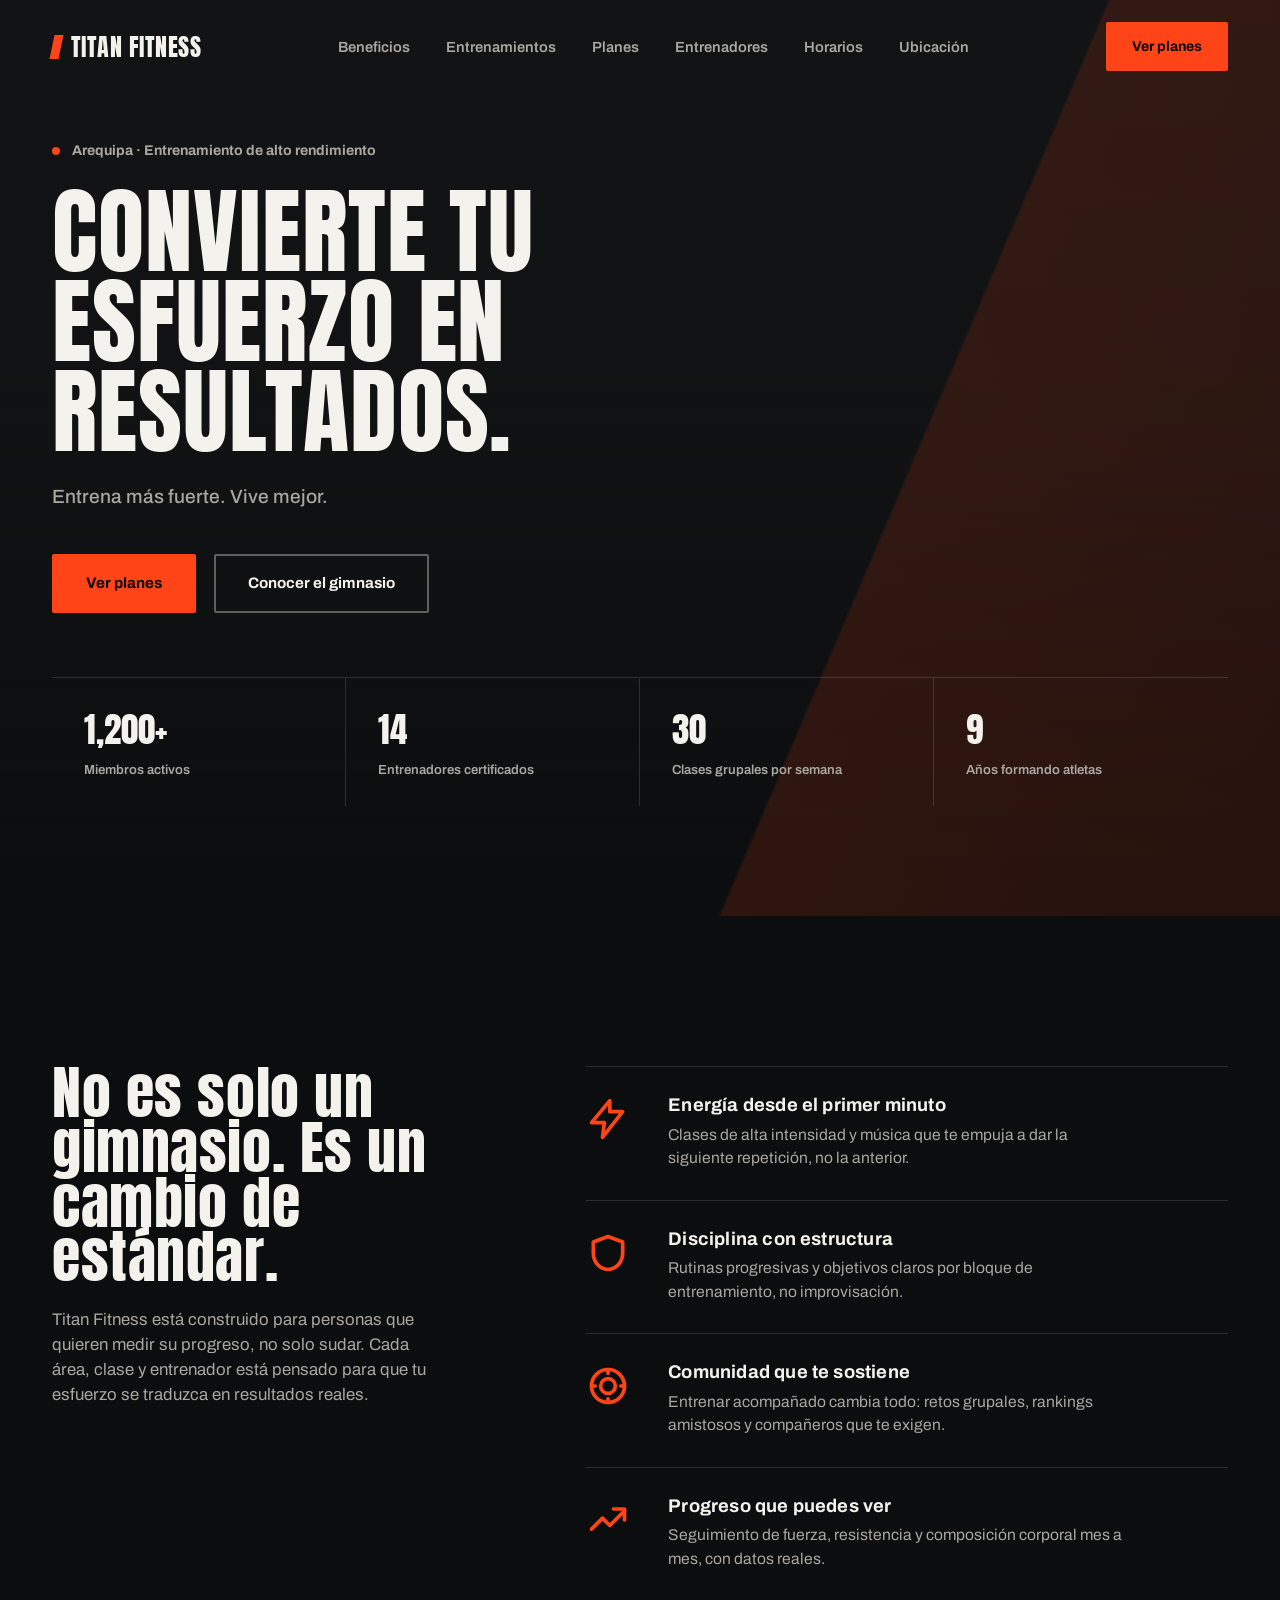
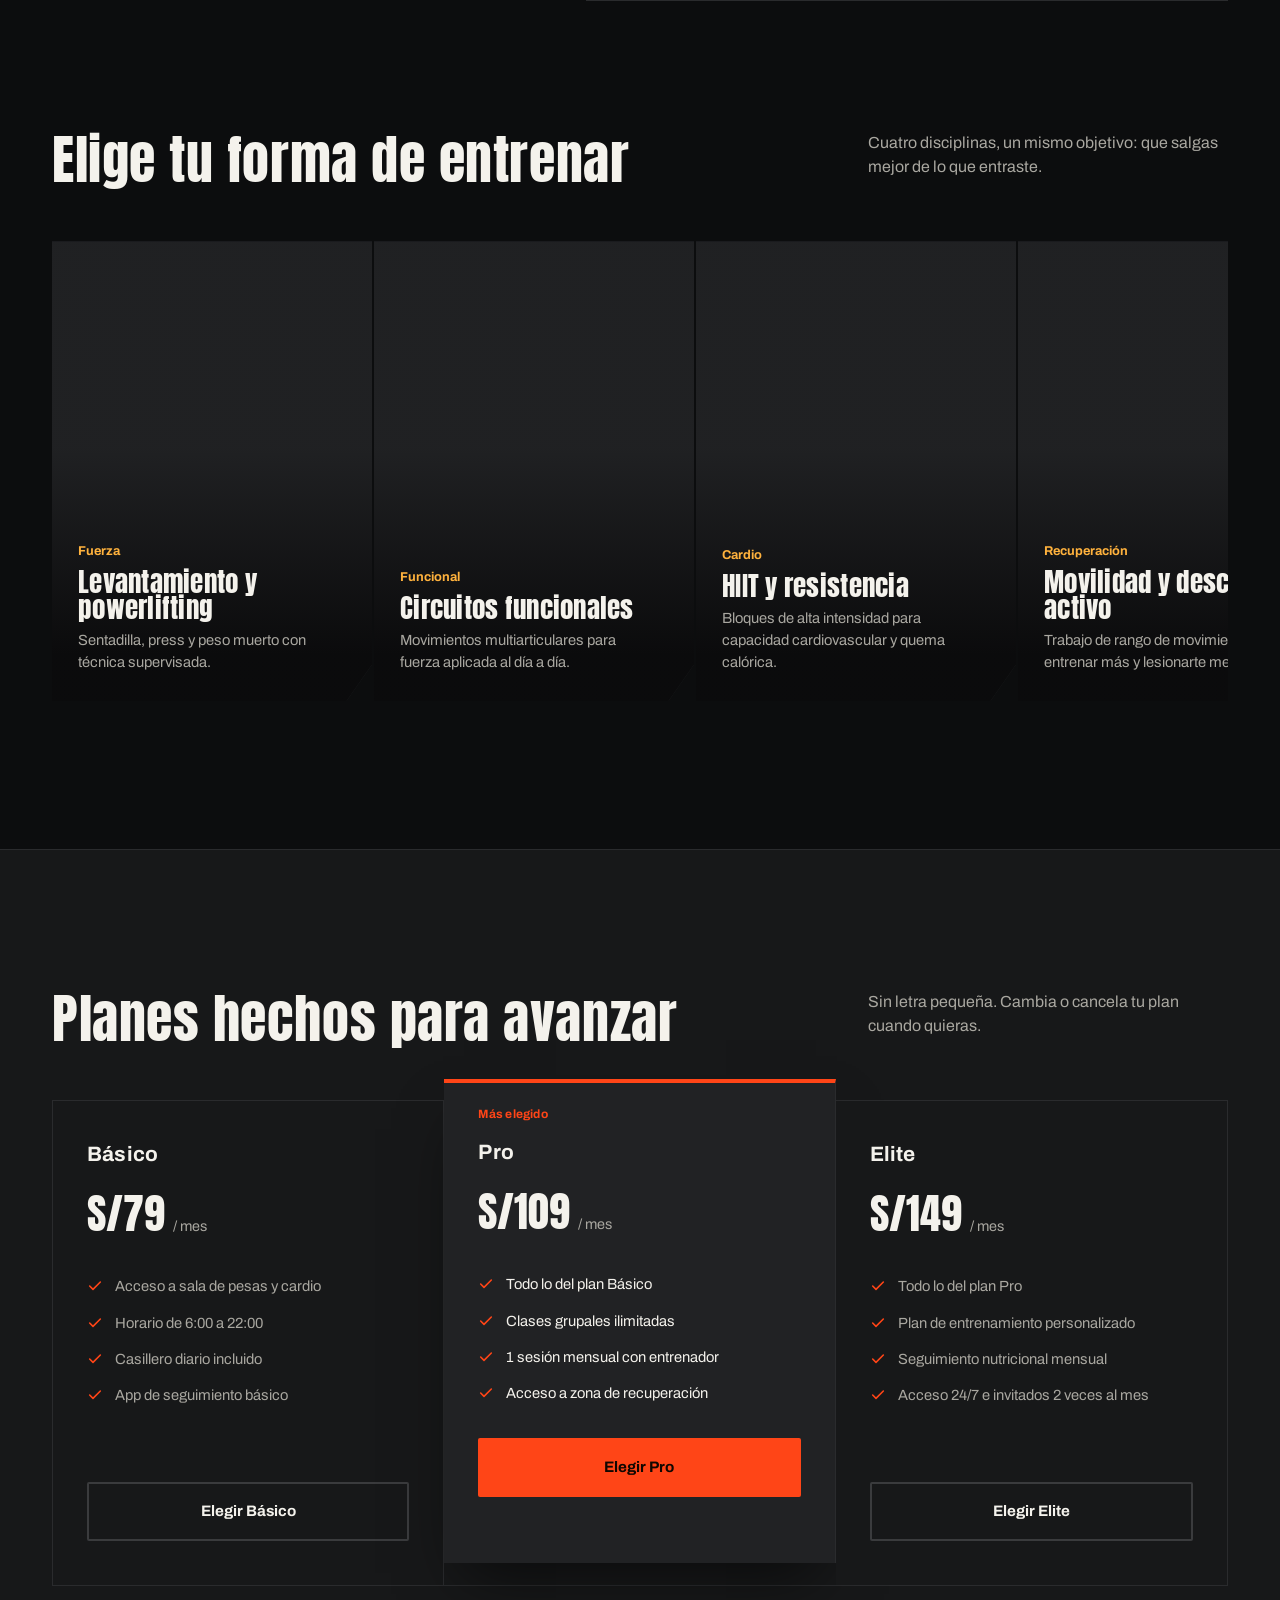
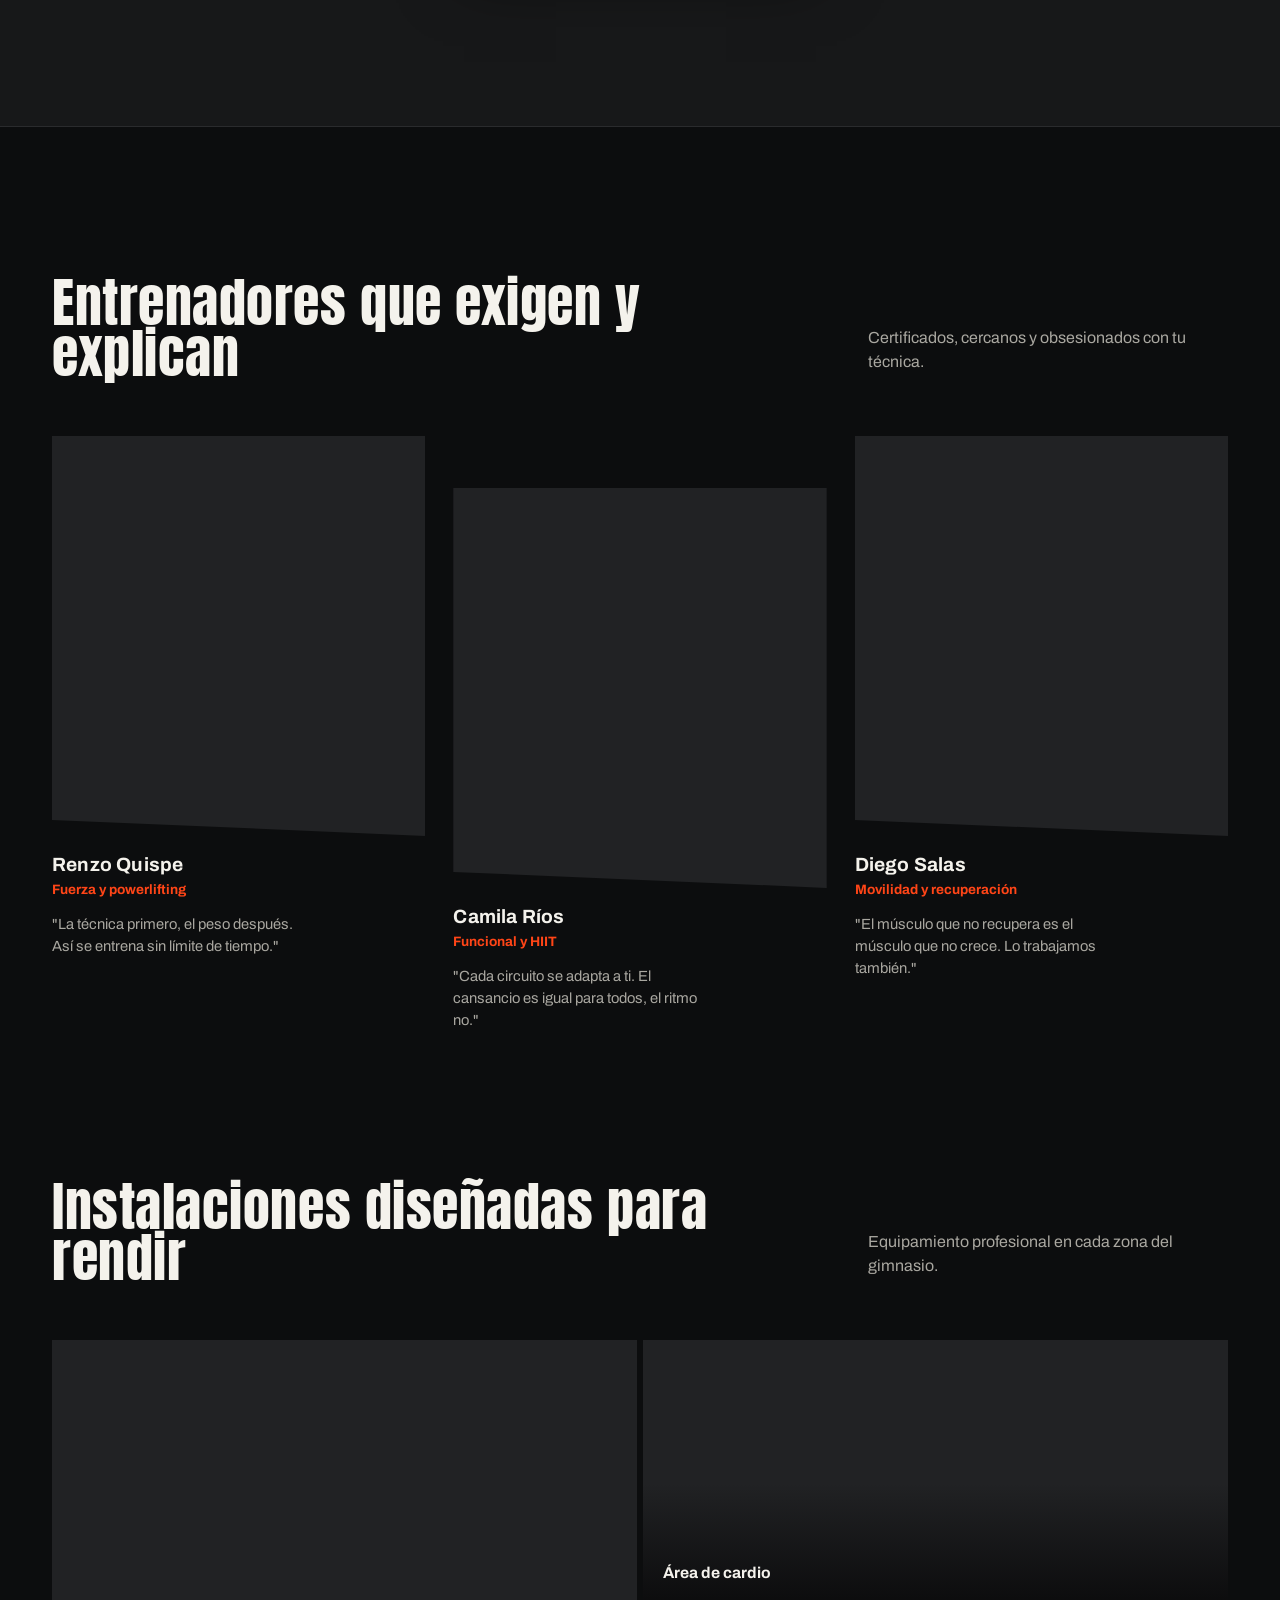
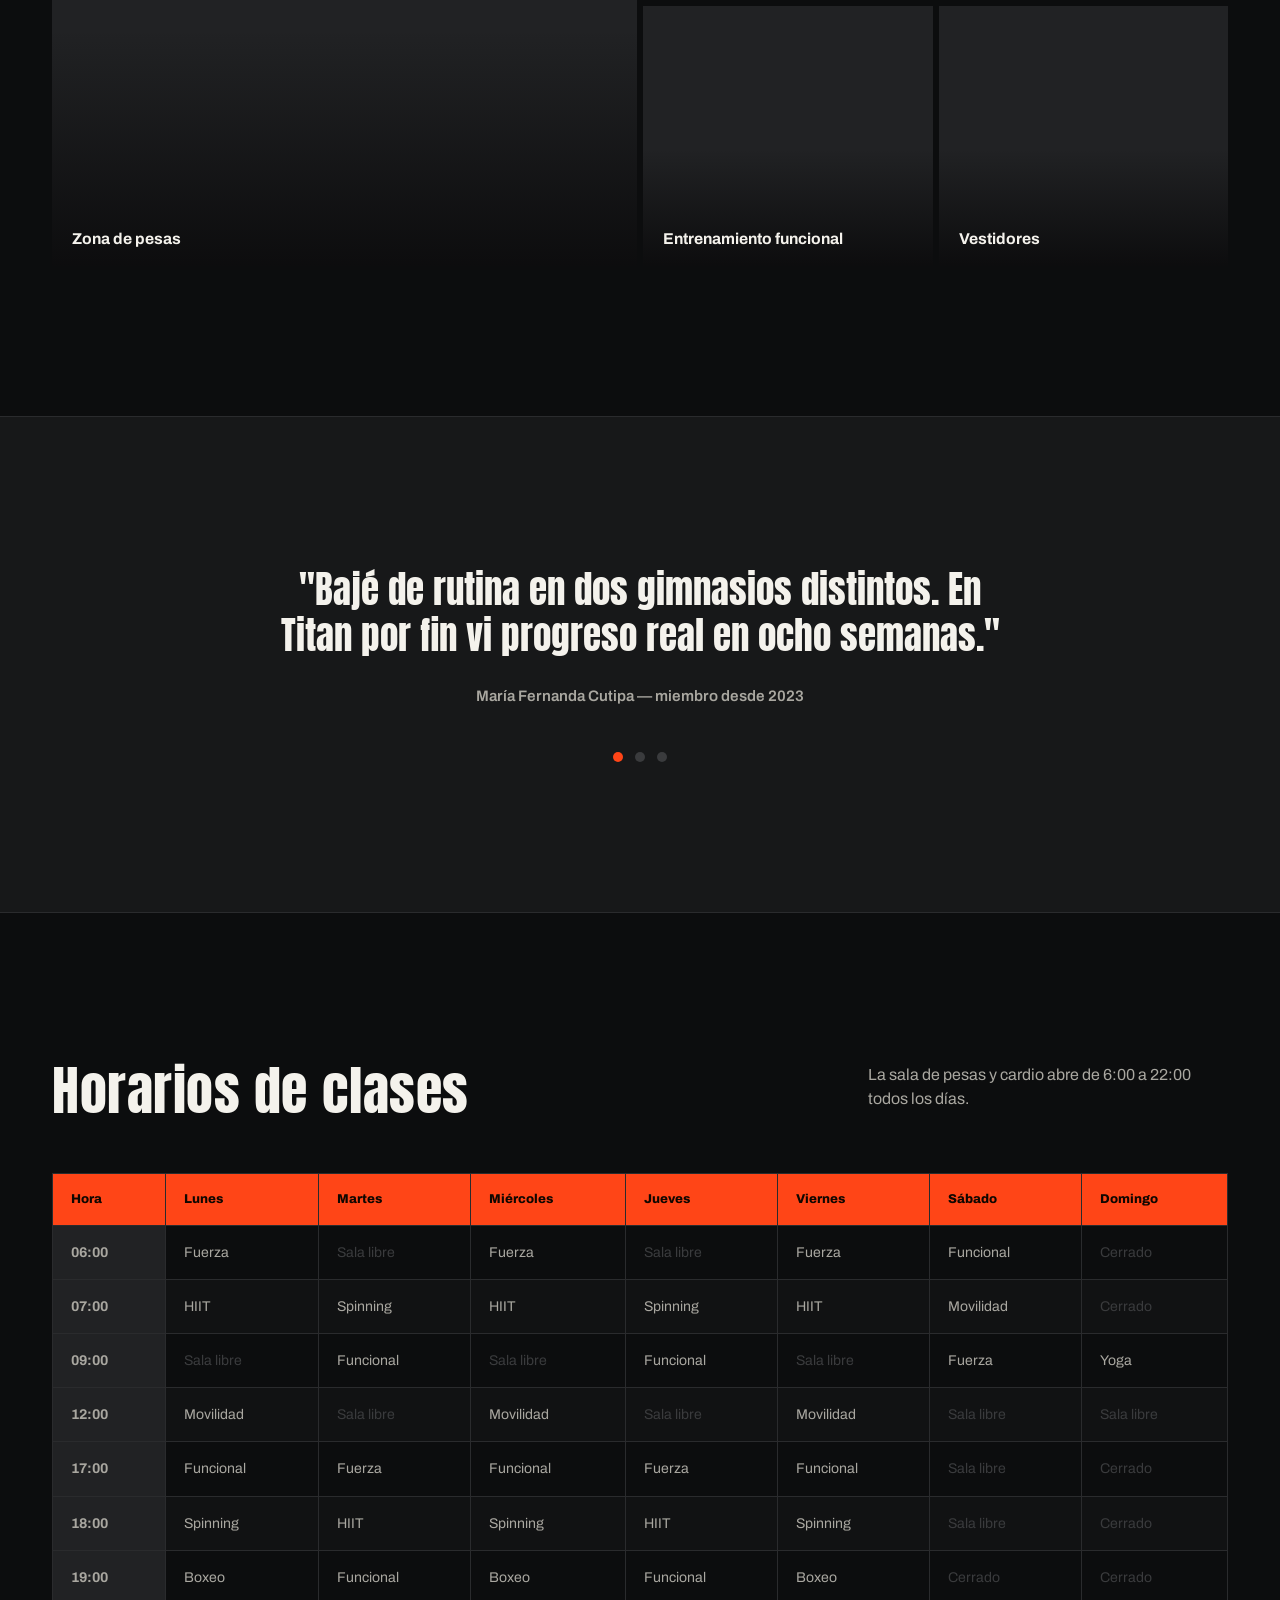
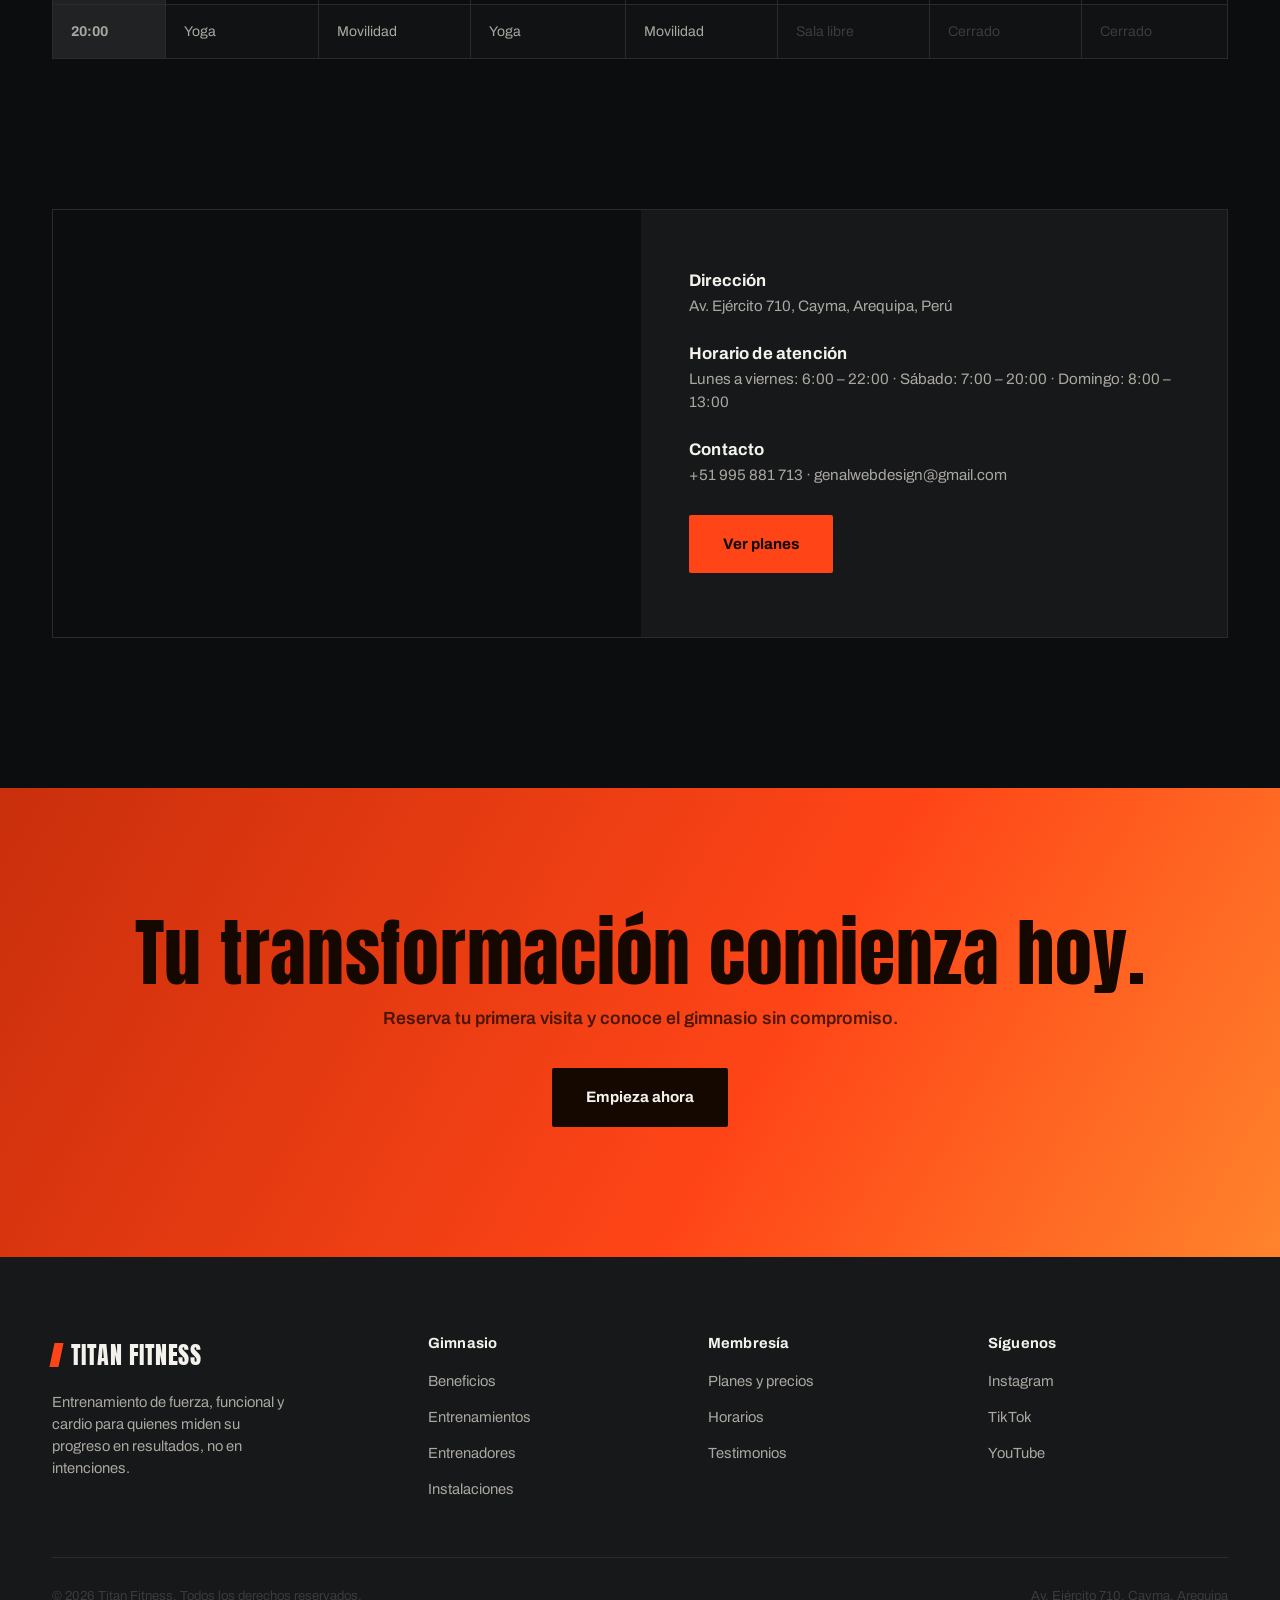
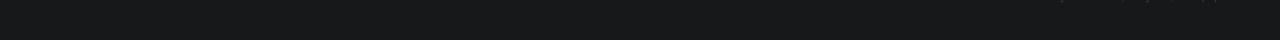
<file: demos/gym/index.html>
<!DOCTYPE html>
<html lang="es">
<head>
<meta charset="UTF-8">
<meta name="viewport" content="width=device-width, initial-scale=1.0">
<title>Titan Fitness — Convierte tu esfuerzo en resultados</title>
<link rel="preconnect" href="https://fonts.googleapis.com">
<link rel="preconnect" href="https://fonts.gstatic.com" crossorigin>
<link href="https://fonts.googleapis.com/css2?family=Anton&family=Archivo:ital,wght@0,400;0,500;0,600;0,700;0,800;1,500&display=swap" rel="stylesheet">
<style>
  :root{
    --ink:#0c0d0e;
    --steel:#171819;
    --steel-2:#212224;
    --line:#3a3b3d;
    --line-soft:#2a2b2d;
    --paper:#f4f2ec;
    --paper-dim:#a9a7a0;
    --ember:#ff4517;
    --ember-deep:#c92f0c;
    --amber:#ffb23d;
    --radius-s: 2px;
    --maxw: 1240px;
  }

  *{box-sizing:border-box; margin:0; padding:0;}
  html{scroll-behavior:smooth;}
  @media (prefers-reduced-motion: reduce){
    html{scroll-behavior:auto;}
    *{animation-duration:0.001ms !important; animation-iteration-count:1 !important; transition-duration:0.001ms !important;}
  }

  body{
    background:var(--ink);
    color:var(--paper);
    font-family:'Archivo', sans-serif;
    line-height:1.5;
    -webkit-font-smoothing:antialiased;
    overflow-x:hidden;
  }

  img, .bg-cover{ display:block; }

  a{ color:inherit; text-decoration:none; }
  ul{ list-style:none; }

  h1,h2,h3,h4{
    font-family:'Anton', sans-serif;
    font-weight:400;
    line-height:0.95;
    letter-spacing:0.01em;
  }

  .wrap{
    max-width:var(--maxw);
    margin:0 auto;
    padding:0 32px;
  }

  :focus-visible{
    outline: 3px solid var(--amber);
    outline-offset: 3px;
  }

  section{ position:relative; }

  /* ---------- shared bits ---------- */

  .kicker{
    font-size:0.8rem;
    font-weight:700;
    color:var(--ember);
    letter-spacing:0.02em;
    margin-bottom:14px;
  }

  .section-head{
    display:flex;
    justify-content:space-between;
    align-items:flex-end;
    gap:40px;
    margin-bottom:56px;
  }

  .section-head h2{
    font-size:clamp(2.1rem, 4.4vw, 3.4rem);
  }

  .section-head p{
    max-width:360px;
    color:var(--paper-dim);
    font-size:1rem;
    padding-bottom:6px;
  }

  .btn{
    display:inline-flex;
    align-items:center;
    justify-content:center;
    gap:10px;
    padding:16px 32px;
    font-family:'Archivo', sans-serif;
    font-weight:700;
    font-size:0.95rem;
    border-radius:var(--radius-s);
    cursor:pointer;
    border:2px solid transparent;
    transition:transform 0.25s cubic-bezier(.2,.8,.2,1), background 0.25s ease, border-color 0.25s ease, color 0.25s ease;
    white-space:nowrap;
  }
  .btn:active{ transform:scale(0.97); }

  .btn-solid{
    background:var(--ember);
    color:#100701;
  }
  .btn-solid:hover{ background:var(--amber); transform:translateY(-2px); }

  .btn-outline{
    background:transparent;
    border-color:rgba(244,242,236,0.35);
    color:var(--paper);
  }
  .btn-outline:hover{ border-color:var(--paper); transform:translateY(-2px); }

  .btn-block{
    background:transparent;
    border-color:var(--line);
    color:var(--paper);
    width:100%;
  }
  .btn-block:hover{ border-color:var(--ember); color:var(--ember); }

  /* ---------- navbar ---------- */

  header.nav{
    position:fixed;
    top:0; left:0; right:0;
    z-index:100;
    padding:22px 0;
    transition:background 0.35s ease, padding 0.35s ease, border-color 0.35s ease;
    border-bottom:1px solid transparent;
  }
  header.nav.solid{
    background:rgba(12,13,14,0.92);
    backdrop-filter:blur(10px);
    padding:14px 0;
    border-bottom:1px solid var(--line-soft);
  }
  header.nav .wrap{
    display:flex;
    align-items:center;
    justify-content:space-between;
  }
  .logo{
    display:flex;
    align-items:center;
    gap:10px;
    font-family:'Anton', sans-serif;
    font-size:1.5rem;
    letter-spacing:0.02em;
  }
  .logo .bar{
    width:9px; height:24px;
    background:var(--ember);
    transform:skewX(-12deg);
  }
  nav.links{
    display:flex;
    gap:36px;
  }
  nav.links a{
    font-weight:600;
    font-size:0.92rem;
    color:var(--paper-dim);
    transition:color 0.2s ease;
    position:relative;
  }
  nav.links a:hover{ color:var(--paper); }

  .nav-cta{ display:flex; align-items:center; gap:22px; }
  .nav-cta .btn{ padding:12px 24px; font-size:0.88rem; }

  .burger{
    display:none;
    width:26px; height:20px;
    position:relative;
    cursor:pointer;
    background:none; border:none;
  }
  .burger span{
    position:absolute; left:0; right:0; height:2px; background:var(--paper);
    transition:transform 0.3s ease, opacity 0.3s ease;
  }
  .burger span:nth-child(1){ top:0; }
  .burger span:nth-child(2){ top:9px; }
  .burger span:nth-child(3){ top:18px; }
  .burger.open span:nth-child(1){ transform:translateY(9px) rotate(45deg); }
  .burger.open span:nth-child(2){ opacity:0; }
  .burger.open span:nth-child(3){ transform:translateY(-9px) rotate(-45deg); }

  .mobile-panel{
    display:none;
    position:fixed;
    inset:0;
    top:64px;
    background:var(--ink);
    z-index:99;
    padding:32px;
    flex-direction:column;
    gap:26px;
  }
  .mobile-panel.open{ display:flex; }
  .mobile-panel a{ font-family:'Anton'; font-size:1.6rem; }

  /* ---------- hero ---------- */

  .hero{
    min-height:100vh;
    display:flex;
    align-items:flex-end;
    padding-top:140px;
    padding-bottom:0;
    overflow:hidden;
  }
  .hero-bg{
    position:absolute; inset:0;
    background-image:
      linear-gradient(180deg, rgba(12,13,14,0.45) 0%, rgba(12,13,14,0.55) 45%, var(--ink) 96%),
      url('https://images.unsplash.com/photo-1534438327276-14e5300c3a48?auto=format&fit=crop&w=2000&q=80');
    background-size:cover;
    background-position:center 30%;
    background-color:var(--steel);
    transform:scale(1.08);
    animation:heroIn 1.6s cubic-bezier(.2,.8,.2,1) forwards;
  }
  @keyframes heroIn{
    from{ transform:scale(1.14); filter:saturate(0.6) brightness(0.75); }
    to{ transform:scale(1.0); filter:saturate(1) brightness(1); }
  }
  .hero-slab{
    position:absolute;
    right:-10%;
    top:0; bottom:0;
    width:60%;
    background:linear-gradient(100deg, transparent 0%, transparent 38%, var(--ember) 38.4%, var(--ember-deep) 100%);
    opacity:0.14;
    transform:skewX(-14deg);
    pointer-events:none;
  }
  .hero-content{
    position:relative;
    z-index:2;
    padding-bottom:110px;
    width:100%;
  }
  .hero-eyebrow{
    display:flex;
    align-items:center;
    gap:12px;
    color:var(--paper-dim);
    font-weight:700;
    font-size:0.88rem;
    margin-bottom:26px;
    opacity:0;
    animation:riseIn 0.8s 0.5s ease forwards;
  }
  .hero-eyebrow .dot{ width:8px; height:8px; background:var(--ember); border-radius:50%; }

  .hero h1{
    font-size:clamp(2.6rem, 7.4vw, 6.6rem);
    max-width:16ch;
    color:var(--paper);
    opacity:0;
    animation:riseIn 0.9s 0.65s cubic-bezier(.2,.8,.2,1) forwards;
  }
  .hero .sub{
    margin-top:26px;
    font-size:1.2rem;
    color:var(--paper-dim);
    max-width:36ch;
    font-weight:500;
    opacity:0;
    animation:riseIn 0.9s 0.85s ease forwards;
  }
  .hero-actions{
    display:flex;
    gap:18px;
    margin-top:42px;
    flex-wrap:wrap;
    opacity:0;
    animation:riseIn 0.9s 1.02s ease forwards;
  }
  @keyframes riseIn{
    from{ opacity:0; transform:translateY(26px); }
    to{ opacity:1; transform:translateY(0); }
  }

  .stat-strip{
    position:relative;
    z-index:2;
    border-top:1px solid rgba(244,242,236,0.14);
    margin-top:64px;
    display:grid;
    grid-template-columns:repeat(4, 1fr);
    opacity:0;
    animation:riseIn 0.9s 1.2s ease forwards;
  }
  .stat-strip .stat{
    padding:26px 32px;
    border-right:1px solid rgba(244,242,236,0.14);
  }
  .stat-strip .stat:last-child{ border-right:none; }
  .stat .num{
    font-family:'Anton';
    font-size:2.2rem;
    color:var(--paper);
  }
  .stat .lab{
    font-size:0.82rem;
    color:var(--paper-dim);
    font-weight:600;
    margin-top:4px;
  }

  /* ---------- beneficios ---------- */

  .beneficios{
    padding:150px 0 130px;
    background:var(--ink);
  }
  .beneficios-body{
    display:grid;
    grid-template-columns:0.85fr 1.15fr;
    gap:60px;
  }
  .beneficios-lead h2{
    font-size:clamp(2.2rem, 4.6vw, 3.6rem);
  }
  .beneficios-lead p{
    color:var(--paper-dim);
    margin-top:22px;
    max-width:38ch;
    font-size:1.05rem;
  }
  .beneficios-list{ border-top:1px solid var(--line-soft); }
  .beneficio-row{
    display:grid;
    grid-template-columns:56px 1fr;
    gap:26px;
    padding:30px 0;
    border-bottom:1px solid var(--line-soft);
  }
  .beneficio-row .icon{
    width:44px; height:44px;
    display:flex; align-items:center; justify-content:center;
    color:var(--ember);
  }
  .beneficio-row .icon svg{ width:100%; height:100%; }
  .beneficio-row h3{
    font-family:'Archivo';
    font-weight:700;
    font-size:1.15rem;
    margin-bottom:8px;
    color:var(--paper);
  }
  .beneficio-row p{
    color:var(--paper-dim);
    font-size:0.98rem;
    max-width:52ch;
  }

  /* ---------- entrenamientos ---------- */

  .entrenamientos{
    padding:0 0 140px;
    background:var(--ink);
  }
  .filmstrip{
    display:flex;
    gap:2px;
    overflow-x:auto;
    scroll-snap-type:x mandatory;
    scrollbar-width:thin;
    padding-bottom:8px;
  }
  .filmstrip::-webkit-scrollbar{ height:6px; }
  .filmstrip::-webkit-scrollbar-thumb{ background:var(--line); }

  .film-card{
    position:relative;
    min-width:320px;
    height:460px;
    scroll-snap-align:start;
    flex:1 0 320px;
    background-size:cover;
    background-position:center;
    background-color:var(--steel-2);
    clip-path: polygon(0 0, 100% 0, 100% 92%, 92% 100%, 0 100%);
    overflow:hidden;
    isolation:isolate;
  }
  .film-card::after{
    content:'';
    position:absolute; inset:0;
    background:linear-gradient(0deg, rgba(9,9,10,0.92) 10%, rgba(9,9,10,0.05) 55%);
    z-index:1;
  }
  .film-card .film-txt{
    position:absolute; left:26px; right:26px; bottom:28px; z-index:2;
  }
  .film-card .n{
    font-size:0.8rem; font-weight:700; color:var(--amber);
    margin-bottom:8px;
  }
  .film-card h3{
    font-family:'Anton';
    font-size:1.7rem;
    color:var(--paper);
  }
  .film-card p{
    color:var(--paper-dim);
    font-size:0.92rem;
    margin-top:8px;
    max-width:30ch;
  }

  /* ---------- planes ---------- */

  .planes{
    padding:140px 0;
    background:var(--steel);
    border-top:1px solid var(--line-soft);
    border-bottom:1px solid var(--line-soft);
  }
  .planes-grid{
    display:grid;
    grid-template-columns:repeat(3, 1fr);
    gap:0;
    border:1px solid var(--line-soft);
  }
  .plan{
    padding:44px 34px;
    border-right:1px solid var(--line-soft);
    background:var(--steel);
    display:flex;
    flex-direction:column;
    position:relative;
  }
  .plan:last-child{ border-right:none; }
  .plan.rec{
    background:var(--steel-2);
    transform:translateY(-22px);
    padding-top:60px;
    padding-bottom:66px;
    box-shadow:0 30px 60px -20px rgba(0,0,0,0.6);
    border-top:4px solid var(--ember);
  }
  .plan-ribbon{
    position:absolute;
    top:22px; left:34px;
    font-size:0.75rem;
    font-weight:700;
    color:var(--ember);
    letter-spacing:0.02em;
  }
  .plan h3{
    font-family:'Archivo';
    font-weight:700;
    font-size:1.3rem;
    color:var(--paper);
  }
  .plan .price{
    margin-top:18px;
    display:flex;
    align-items:baseline;
    gap:8px;
  }
  .plan .price .amt{
    font-family:'Anton';
    font-size:2.6rem;
    color:var(--paper);
  }
  .plan .price .per{
    color:var(--paper-dim);
    font-size:0.9rem;
  }
  .plan ul{
    margin-top:30px;
    margin-bottom:34px;
    flex:1;
    display:flex;
    flex-direction:column;
    gap:14px;
  }
  .plan ul li{
    display:flex;
    gap:12px;
    font-size:0.92rem;
    color:var(--paper-dim);
    align-items:flex-start;
  }
  .plan ul li svg{ flex-shrink:0; margin-top:3px; width:16px; height:16px; color:var(--ember); }
  .plan.rec ul li{ color:var(--paper); }

  /* ---------- entrenadores ---------- */

  .entrenadores{
    padding:150px 0;
    background:var(--ink);
  }
  .coach-grid{
    display:grid;
    grid-template-columns:repeat(3, 1fr);
    gap:28px;
  }
  .coach{
    position:relative;
  }
  .coach:nth-child(2){ margin-top:52px; }
  .coach-photo{
    height:400px;
    background-size:cover;
    background-position:center;
    background-color:var(--steel-2);
    clip-path: polygon(0 0, 100% 0, 100% 100%, 0 96%);
    margin-bottom:20px;
  }
  .coach h3{
    font-family:'Archivo';
    font-weight:700;
    font-size:1.2rem;
  }
  .coach .role{
    color:var(--ember);
    font-size:0.85rem;
    font-weight:700;
    margin-top:6px;
  }
  .coach p.quote{
    color:var(--paper-dim);
    font-size:0.92rem;
    margin-top:12px;
    max-width:32ch;
  }

  /* ---------- instalaciones ---------- */

  .instalaciones{
    padding:0 0 150px;
    background:var(--ink);
  }
  .bento{
    display:grid;
    grid-template-columns:repeat(4, 1fr);
    grid-template-rows:260px 260px;
    gap:6px;
  }
  .bento-item{
    position:relative;
    background-size:cover;
    background-position:center;
    background-color:var(--steel-2);
    overflow:hidden;
  }
  .bento-item.b1{ grid-column:1 / 3; grid-row:1 / 3; }
  .bento-item.b2{ grid-column:3 / 5; grid-row:1 / 2; }
  .bento-item.b3{ grid-column:3 / 4; grid-row:2 / 3; }
  .bento-item.b4{ grid-column:4 / 5; grid-row:2 / 3; }
  .bento-item::after{
    content:'';
    position:absolute; inset:0;
    background:linear-gradient(0deg, rgba(9,9,10,0.85) 0%, rgba(9,9,10,0) 45%);
  }
  .bento-item .cap{
    position:absolute; left:20px; bottom:16px; z-index:2;
    font-weight:700; font-size:0.98rem; color:var(--paper);
  }

  /* ---------- testimonios ---------- */

  .testimonios{
    padding:150px 0;
    background:var(--steel);
    border-top:1px solid var(--line-soft);
    border-bottom:1px solid var(--line-soft);
  }
  .testi-wrap{
    max-width:820px;
    margin:0 auto;
    text-align:center;
  }
  .testi-slide{
    display:none;
  }
  .testi-slide.active{ display:block; animation:riseIn 0.6s ease; }
  .testi-slide blockquote{
    font-family:'Anton';
    font-size:clamp(1.5rem, 3.4vw, 2.3rem);
    line-height:1.25;
    color:var(--paper);
  }
  .testi-slide .who{
    margin-top:26px;
    color:var(--paper-dim);
    font-size:0.95rem;
    font-weight:600;
  }
  .testi-dots{
    display:flex;
    justify-content:center;
    gap:12px;
    margin-top:44px;
  }
  .testi-dots button{
    width:10px; height:10px;
    border-radius:50%;
    border:none;
    background:var(--line);
    cursor:pointer;
    padding:0;
  }
  .testi-dots button.active{ background:var(--ember); }

  /* ---------- horarios ---------- */

  .horarios{
    padding:150px 0;
    background:var(--ink);
  }
  .table-scroll{
    overflow-x:auto;
    border:1px solid var(--line-soft);
  }
  table.schedule{
    width:100%;
    border-collapse:collapse;
    min-width:760px;
  }
  table.schedule th, table.schedule td{
    padding:16px 18px;
    text-align:left;
    border-bottom:1px solid var(--line-soft);
    border-right:1px solid var(--line-soft);
    font-size:0.88rem;
    white-space:nowrap;
  }
  table.schedule th:last-child, table.schedule td:last-child{ border-right:none; }
  table.schedule thead th{
    background:var(--ember);
    color:#100701;
    font-weight:800;
    font-size:0.8rem;
  }
  table.schedule tbody th{
    background:var(--steel-2);
    color:var(--paper-dim);
    font-weight:700;
  }
  table.schedule tbody tr:nth-child(even){ background:rgba(255,255,255,0.02); }
  table.schedule tbody tr:last-child td, table.schedule tbody tr:last-child th{ border-bottom:none; }
  table.schedule td{ color:var(--paper-dim); }
  table.schedule td.free{ color:var(--line); }

  /* ---------- ubicacion ---------- */

  .ubicacion{
    padding:0 0 150px;
    background:var(--ink);
  }
  .loc-grid{
    display:grid;
    grid-template-columns:1fr 1fr;
    gap:2px;
    border:1px solid var(--line-soft);
  }
  .loc-map iframe{
    width:100%; height:100%;
    min-height:420px;
    border:0;
    filter:grayscale(0.4) contrast(1.1) invert(0.92);
  }
  .loc-info{
    padding:48px;
    background:var(--steel);
    display:flex;
    flex-direction:column;
    justify-content:center;
    gap:28px;
  }
  .loc-info h3{
    font-family:'Archivo';
    font-weight:700;
    font-size:1.05rem;
    color:var(--paper);
    margin-bottom:6px;
  }
  .loc-info p{
    color:var(--paper-dim);
    font-size:0.95rem;
  }

  /* ---------- cta ---------- */

  .cta{
    padding:130px 0;
    background:linear-gradient(120deg, var(--ember-deep), var(--ember) 60%, var(--amber) 130%);
    text-align:center;
  }
  .cta h2{
    font-size:clamp(2.2rem, 6vw, 4.6rem);
    color:#140800;
  }
  .cta p{
    margin-top:18px;
    color:rgba(20,8,0,0.75);
    font-weight:600;
    font-size:1.1rem;
  }
  .cta .btn{ margin-top:36px; }
  .cta .btn-solid{ background:#140800; color:var(--paper); }
  .cta .btn-solid:hover{ background:#2a1200; }

  /* ---------- footer ---------- */

  footer{
    background:var(--steel);
    padding:80px 0 34px;
  }
  .foot-grid{
    display:grid;
    grid-template-columns:1.4fr 1fr 1fr 1fr;
    gap:40px;
    padding-bottom:56px;
    border-bottom:1px solid var(--line-soft);
  }
  .foot-brand p{
    color:var(--paper-dim);
    font-size:0.92rem;
    margin-top:18px;
    max-width:30ch;
  }
  .foot-col h4{
    font-family:'Archivo';
    font-weight:700;
    font-size:0.92rem;
    color:var(--paper);
    margin-bottom:18px;
  }
  .foot-col ul{ display:flex; flex-direction:column; gap:12px; }
  .foot-col a{
    color:var(--paper-dim);
    font-size:0.92rem;
    transition:color 0.2s ease;
  }
  .foot-col a:hover{ color:var(--ember); }
  .foot-bottom{
    padding-top:28px;
    display:flex;
    justify-content:space-between;
    color:var(--line);
    font-size:0.82rem;
    flex-wrap:wrap;
    gap:12px;
  }

  /* ---------- responsive ---------- */

  @media (max-width: 980px){
    nav.links{ display:none; }
    .burger{ display:block; }
    .beneficios-body{ grid-template-columns:1fr; }
    .stat-strip{ grid-template-columns:repeat(2,1fr); }
    .stat-strip .stat:nth-child(2n){ border-right:none; }
    .planes-grid{ grid-template-columns:1fr; border:none; }
    .plan{ border-right:none; border-bottom:1px solid var(--line-soft); }
    .plan.rec{ transform:none; }
    .coach-grid{ grid-template-columns:1fr; gap:44px; }
    .coach:nth-child(2){ margin-top:0; }
    .bento{ grid-template-columns:1fr 1fr; grid-template-rows:220px 220px 220px; }
    .bento-item.b1{ grid-column:1/3; grid-row:1/2; }
    .bento-item.b2{ grid-column:1/3; grid-row:2/3; }
    .bento-item.b3{ grid-column:1/2; grid-row:3/4; }
    .bento-item.b4{ grid-column:2/3; grid-row:3/4; }
    .loc-grid{ grid-template-columns:1fr; }
    .foot-grid{ grid-template-columns:1fr 1fr; }
    .section-head{ flex-direction:column; align-items:flex-start; gap:16px; }
  }

  @media (max-width: 600px){
    .wrap{ padding:0 20px; }
    .hero-content{ padding-bottom:70px; }
    .hero-actions{ flex-direction:column; align-items:flex-start; }
    .foot-grid{ grid-template-columns:1fr; }
  }
  /* Mobile Optimizations (Added as requested) */
  @media (max-width: 768px) {
    html, body { overflow-x: hidden; width: 100%; box-sizing: border-box; }
    * { box-sizing: border-box; }
    .hero h1 { font-size: 3.5rem !important; }
    .planes-grid { grid-template-columns: 1fr; }
    .bento { grid-template-columns: 1fr; grid-template-rows: auto; }
    .bento-item { min-height: 200px; grid-column: auto !important; grid-row: auto !important; }
    .loc-grid { grid-template-columns: 1fr; }
  }
  @media (max-width: 480px) {
    .hero h1 { font-size: 2.5rem !important; }
    .section-head h2 { font-size: 2rem !important; }
    .btn { width: 100%; text-align: center; justify-content: center; }
    .wrap { padding: 0 15px; }
  }
</style>
</head>
<body>

<header class="nav" id="siteNav">
  <div class="wrap">
    <div class="logo"><span class="bar"></span>TITAN FITNESS</div>
    <nav class="links">
      <a href="#beneficios">Beneficios</a>
      <a href="#entrenamientos">Entrenamientos</a>
      <a href="#planes">Planes</a>
      <a href="#entrenadores">Entrenadores</a>
      <a href="#horarios">Horarios</a>
      <a href="#ubicacion">Ubicación</a>
    </nav>
    <div class="nav-cta">
      <a href="#planes" class="btn btn-solid">Ver planes</a>
      <button class="burger" id="burgerBtn" aria-label="Abrir menú" aria-expanded="false"><span></span><span></span><span></span></button>
    </div>
  </div>
</header>

<div class="mobile-panel" id="mobilePanel">
  <a href="#beneficios">Beneficios</a>
  <a href="#entrenamientos">Entrenamientos</a>
  <a href="#planes">Planes</a>
  <a href="#entrenadores">Entrenadores</a>
  <a href="#horarios">Horarios</a>
  <a href="#ubicacion">Ubicación</a>
  <a href="#planes" class="btn btn-solid" style="width:fit-content; margin-top:10px;">Ver planes</a>
</div>

<section class="hero" id="hero">
  <div class="hero-bg"></div>
  <div class="hero-slab"></div>
  <div class="wrap hero-content">
    <div class="hero-eyebrow"><span class="dot"></span>Arequipa · Entrenamiento de alto rendimiento</div>
    <h1>CONVIERTE TU ESFUERZO EN RESULTADOS.</h1>
    <p class="sub">Entrena más fuerte. Vive mejor.</p>
    <div class="hero-actions">
      <a href="#planes" class="btn btn-solid">Ver planes</a>
      <a href="#beneficios" class="btn btn-outline">Conocer el gimnasio</a>
    </div>
    <div class="stat-strip">
      <div class="stat"><div class="num">1,200+</div><div class="lab">Miembros activos</div></div>
      <div class="stat"><div class="num">14</div><div class="lab">Entrenadores certificados</div></div>
      <div class="stat"><div class="num">30</div><div class="lab">Clases grupales por semana</div></div>
      <div class="stat"><div class="num">9</div><div class="lab">Años formando atletas</div></div>
    </div>
  </div>
</section>

<section class="beneficios" id="beneficios">
  <div class="wrap beneficios-body">
    <div class="beneficios-lead">
      <h2>No es solo un gimnasio. Es un cambio de estándar.</h2>
      <p>Titan Fitness está construido para personas que quieren medir su progreso, no solo sudar. Cada área, clase y entrenador está pensado para que tu esfuerzo se traduzca en resultados reales.</p>
    </div>
    <div class="beneficios-list">
      <div class="beneficio-row">
        <div class="icon"><svg viewBox="0 0 24 24" fill="none" stroke="currentColor" stroke-width="2" stroke-linecap="round" stroke-linejoin="round"><path d="M13 2 3 14h7l-1 8 11-14h-7z"/></svg></div>
        <div><h3>Energía desde el primer minuto</h3><p>Clases de alta intensidad y música que te empuja a dar la siguiente repetición, no la anterior.</p></div>
      </div>
      <div class="beneficio-row">
        <div class="icon"><svg viewBox="0 0 24 24" fill="none" stroke="currentColor" stroke-width="2" stroke-linecap="round" stroke-linejoin="round"><path d="M12 3 4 6v6c0 5 3.4 8.7 8 9 4.6-.3 8-4 8-9V6z"/></svg></div>
        <div><h3>Disciplina con estructura</h3><p>Rutinas progresivas y objetivos claros por bloque de entrenamiento, no improvisación.</p></div>
      </div>
      <div class="beneficio-row">
        <div class="icon"><svg viewBox="0 0 24 24" fill="none" stroke="currentColor" stroke-width="2" stroke-linecap="round" stroke-linejoin="round"><circle cx="12" cy="12" r="9"/><circle cx="12" cy="12" r="4"/><path d="M12 3v2M12 19v2M3 12h2M19 12h2"/></svg></div>
        <div><h3>Comunidad que te sostiene</h3><p>Entrenar acompañado cambia todo: retos grupales, rankings amistosos y compañeros que te exigen.</p></div>
      </div>
      <div class="beneficio-row">
        <div class="icon"><svg viewBox="0 0 24 24" fill="none" stroke="currentColor" stroke-width="2" stroke-linecap="round" stroke-linejoin="round"><path d="M3 17l6-6 4 4 8-8"/><path d="M15 6h6v6"/></svg></div>
        <div><h3>Progreso que puedes ver</h3><p>Seguimiento de fuerza, resistencia y composición corporal mes a mes, con datos reales.</p></div>
      </div>
    </div>
  </div>
</section>

<section class="entrenamientos" id="entrenamientos">
  <div class="wrap section-head">
    <h2>Elige tu forma de entrenar</h2>
    <p>Cuatro disciplinas, un mismo objetivo: que salgas mejor de lo que entraste.</p>
  </div>
  <div class="wrap">
    <div class="filmstrip">
      <div class="film-card" style="background-image:url('https://images.unsplash.com/photo-1571902943202-507ec2618e8f?auto=format&fit=crop&w=900&q=80')">
        <div class="film-txt"><div class="n">Fuerza</div><h3>Levantamiento y powerlifting</h3><p>Sentadilla, press y peso muerto con técnica supervisada.</p></div>
      </div>
      <div class="film-card" style="background-image:url('https://images.unsplash.com/photo-1517836357463-d25dfeac3438?auto=format&fit=crop&w=900&q=80')">
        <div class="film-txt"><div class="n">Funcional</div><h3>Circuitos funcionales</h3><p>Movimientos multiarticulares para fuerza aplicada al día a día.</p></div>
      </div>
      <div class="film-card" style="background-image:url('https://images.unsplash.com/photo-1540497077202-7c8a3999166f?auto=format&fit=crop&w=900&q=80')">
        <div class="film-txt"><div class="n">Cardio</div><h3>HIIT y resistencia</h3><p>Bloques de alta intensidad para capacidad cardiovascular y quema calórica.</p></div>
      </div>
      <div class="film-card" style="background-image:url('https://images.unsplash.com/photo-1550345332-09e3ac987658?auto=format&fit=crop&w=900&q=80')">
        <div class="film-txt"><div class="n">Recuperación</div><h3>Movilidad y descanso activo</h3><p>Trabajo de rango de movimiento para entrenar más y lesionarte menos.</p></div>
      </div>
    </div>
  </div>
</section>

<section class="planes" id="planes">
  <div class="wrap">
    <div class="section-head">
      <h2>Planes hechos para avanzar</h2>
      <p>Sin letra pequeña. Cambia o cancela tu plan cuando quieras.</p>
    </div>
    <div class="planes-grid">
      <div class="plan">
        <h3>Básico</h3>
        <div class="price"><span class="amt">S/79</span><span class="per">/ mes</span></div>
        <ul>
          <li><svg viewBox="0 0 24 24" fill="none" stroke="currentColor" stroke-width="2.4" stroke-linecap="round" stroke-linejoin="round"><path d="M20 6 9 17l-5-5"/></svg>Acceso a sala de pesas y cardio</li>
          <li><svg viewBox="0 0 24 24" fill="none" stroke="currentColor" stroke-width="2.4" stroke-linecap="round" stroke-linejoin="round"><path d="M20 6 9 17l-5-5"/></svg>Horario de 6:00 a 22:00</li>
          <li><svg viewBox="0 0 24 24" fill="none" stroke="currentColor" stroke-width="2.4" stroke-linecap="round" stroke-linejoin="round"><path d="M20 6 9 17l-5-5"/></svg>Casillero diario incluido</li>
          <li><svg viewBox="0 0 24 24" fill="none" stroke="currentColor" stroke-width="2.4" stroke-linecap="round" stroke-linejoin="round"><path d="M20 6 9 17l-5-5"/></svg>App de seguimiento básico</li>
        </ul>
        <a href="#ubicacion" class="btn btn-block">Elegir Básico</a>
      </div>
      <div class="plan rec">
        <div class="plan-ribbon">Más elegido</div>
        <h3>Pro</h3>
        <div class="price"><span class="amt">S/109</span><span class="per">/ mes</span></div>
        <ul>
          <li><svg viewBox="0 0 24 24" fill="none" stroke="currentColor" stroke-width="2.4" stroke-linecap="round" stroke-linejoin="round"><path d="M20 6 9 17l-5-5"/></svg>Todo lo del plan Básico</li>
          <li><svg viewBox="0 0 24 24" fill="none" stroke="currentColor" stroke-width="2.4" stroke-linecap="round" stroke-linejoin="round"><path d="M20 6 9 17l-5-5"/></svg>Clases grupales ilimitadas</li>
          <li><svg viewBox="0 0 24 24" fill="none" stroke="currentColor" stroke-width="2.4" stroke-linecap="round" stroke-linejoin="round"><path d="M20 6 9 17l-5-5"/></svg>1 sesión mensual con entrenador</li>
          <li><svg viewBox="0 0 24 24" fill="none" stroke="currentColor" stroke-width="2.4" stroke-linecap="round" stroke-linejoin="round"><path d="M20 6 9 17l-5-5"/></svg>Acceso a zona de recuperación</li>
        </ul>
        <a href="#ubicacion" class="btn btn-solid">Elegir Pro</a>
      </div>
      <div class="plan">
        <h3>Elite</h3>
        <div class="price"><span class="amt">S/149</span><span class="per">/ mes</span></div>
        <ul>
          <li><svg viewBox="0 0 24 24" fill="none" stroke="currentColor" stroke-width="2.4" stroke-linecap="round" stroke-linejoin="round"><path d="M20 6 9 17l-5-5"/></svg>Todo lo del plan Pro</li>
          <li><svg viewBox="0 0 24 24" fill="none" stroke="currentColor" stroke-width="2.4" stroke-linecap="round" stroke-linejoin="round"><path d="M20 6 9 17l-5-5"/></svg>Plan de entrenamiento personalizado</li>
          <li><svg viewBox="0 0 24 24" fill="none" stroke="currentColor" stroke-width="2.4" stroke-linecap="round" stroke-linejoin="round"><path d="M20 6 9 17l-5-5"/></svg>Seguimiento nutricional mensual</li>
          <li><svg viewBox="0 0 24 24" fill="none" stroke="currentColor" stroke-width="2.4" stroke-linecap="round" stroke-linejoin="round"><path d="M20 6 9 17l-5-5"/></svg>Acceso 24/7 e invitados 2 veces al mes</li>
        </ul>
        <a href="#ubicacion" class="btn btn-block">Elegir Elite</a>
      </div>
    </div>
  </div>
</section>

<section class="entrenadores" id="entrenadores">
  <div class="wrap section-head">
    <h2>Entrenadores que exigen y explican</h2>
    <p>Certificados, cercanos y obsesionados con tu técnica.</p>
  </div>
  <div class="wrap coach-grid">
    <div class="coach">
      <div class="coach-photo" style="background-image:url('https://images.unsplash.com/photo-1568602471122-7832951cc4c5?auto=format&fit=crop&w=700&q=80')"></div>
      <h3>Renzo Quispe</h3>
      <div class="role">Fuerza y powerlifting</div>
      <p class="quote">"La técnica primero, el peso después. Así se entrena sin límite de tiempo."</p>
    </div>
    <div class="coach">
      <div class="coach-photo" style="background-image:url('https://images.unsplash.com/photo-1594381898411-846e7d193883?auto=format&fit=crop&w=700&q=80')"></div>
      <h3>Camila Ríos</h3>
      <div class="role">Funcional y HIIT</div>
      <p class="quote">"Cada circuito se adapta a ti. El cansancio es igual para todos, el ritmo no."</p>
    </div>
    <div class="coach">
      <div class="coach-photo" style="background-image:url('https://images.unsplash.com/photo-1571731956672-f2b94d7dd0cb?auto=format&fit=crop&w=700&q=80')"></div>
      <h3>Diego Salas</h3>
      <div class="role">Movilidad y recuperación</div>
      <p class="quote">"El músculo que no recupera es el músculo que no crece. Lo trabajamos también."</p>
    </div>
  </div>
</section>

<section class="instalaciones" id="instalaciones">
  <div class="wrap section-head">
    <h2>Instalaciones diseñadas para rendir</h2>
    <p>Equipamiento profesional en cada zona del gimnasio.</p>
  </div>
  <div class="wrap">
    <div class="bento">
      <div class="bento-item b1" style="background-image:url('https://images.unsplash.com/photo-1583454110551-21f2fa2afe61?auto=format&fit=crop&w=1000&q=80')"><span class="cap">Zona de pesas</span></div>
      <div class="bento-item b2" style="background-image:url('https://images.unsplash.com/photo-1518611012118-696072aa579a?auto=format&fit=crop&w=900&q=80')"><span class="cap">Área de cardio</span></div>
      <div class="bento-item b3" style="background-image:url('https://images.unsplash.com/photo-1526506118085-60ce8714f8c5?auto=format&fit=crop&w=700&q=80')"><span class="cap">Entrenamiento funcional</span></div>
      <div class="bento-item b4" style="background-image:url('https://images.unsplash.com/photo-1607962837359-5e7e89f86776?auto=format&fit=crop&w=700&q=80')"><span class="cap">Vestidores</span></div>
    </div>
  </div>
</section>

<section class="testimonios" id="testimonios">
  <div class="wrap testi-wrap">
    <div class="testi-slide active">
      <blockquote>"Bajé de rutina en dos gimnasios distintos. En Titan por fin vi progreso real en ocho semanas."</blockquote>
      <div class="who">María Fernanda Cutipa — miembro desde 2023</div>
    </div>
    <div class="testi-slide">
      <blockquote>"Los entrenadores corrigen tu técnica sin que lo pidas. Eso evitó que me lesionara la espalda."</blockquote>
      <div class="who">Jorge Luis Apaza — miembro desde 2022</div>
    </div>
    <div class="testi-slide">
      <blockquote>"El horario 24/7 del plan Elite me permite entrenar antes del turno de noche. No tengo excusa."</blockquote>
      <div class="who">Valeria Ninachoque — miembro desde 2024</div>
    </div>
    <div class="testi-dots" id="testiDots"></div>
  </div>
</section>

<section class="horarios" id="horarios">
  <div class="wrap section-head">
    <h2>Horarios de clases</h2>
    <p>La sala de pesas y cardio abre de 6:00 a 22:00 todos los días.</p>
  </div>
  <div class="wrap">
    <div class="table-scroll">
      <table class="schedule">
        <thead>
          <tr>
            <th>Hora</th><th>Lunes</th><th>Martes</th><th>Miércoles</th><th>Jueves</th><th>Viernes</th><th>Sábado</th><th>Domingo</th>
          </tr>
        </thead>
        <tbody>
          <tr><th>06:00</th><td>Fuerza</td><td class="free">Sala libre</td><td>Fuerza</td><td class="free">Sala libre</td><td>Fuerza</td><td>Funcional</td><td class="free">Cerrado</td></tr>
          <tr><th>07:00</th><td>HIIT</td><td>Spinning</td><td>HIIT</td><td>Spinning</td><td>HIIT</td><td>Movilidad</td><td class="free">Cerrado</td></tr>
          <tr><th>09:00</th><td class="free">Sala libre</td><td>Funcional</td><td class="free">Sala libre</td><td>Funcional</td><td class="free">Sala libre</td><td>Fuerza</td><td>Yoga</td></tr>
          <tr><th>12:00</th><td>Movilidad</td><td class="free">Sala libre</td><td>Movilidad</td><td class="free">Sala libre</td><td>Movilidad</td><td class="free">Sala libre</td><td class="free">Sala libre</td></tr>
          <tr><th>17:00</th><td>Funcional</td><td>Fuerza</td><td>Funcional</td><td>Fuerza</td><td>Funcional</td><td class="free">Sala libre</td><td class="free">Cerrado</td></tr>
          <tr><th>18:00</th><td>Spinning</td><td>HIIT</td><td>Spinning</td><td>HIIT</td><td>Spinning</td><td class="free">Sala libre</td><td class="free">Cerrado</td></tr>
          <tr><th>19:00</th><td>Boxeo</td><td>Funcional</td><td>Boxeo</td><td>Funcional</td><td>Boxeo</td><td class="free">Cerrado</td><td class="free">Cerrado</td></tr>
          <tr><th>20:00</th><td>Yoga</td><td>Movilidad</td><td>Yoga</td><td>Movilidad</td><td class="free">Sala libre</td><td class="free">Cerrado</td><td class="free">Cerrado</td></tr>
        </tbody>
      </table>
    </div>
  </div>
</section>

<section class="ubicacion" id="ubicacion">
  <div class="wrap">
    <div class="loc-grid">
      <div class="loc-map">
        <iframe src="https://www.google.com/maps?q=Arequipa,Peru&output=embed" loading="lazy" title="Ubicación de Titan Fitness"></iframe>
      </div>
      <div class="loc-info">
        <div>
          <h3>Dirección</h3>
          <p>Av. Ejército 710, Cayma, Arequipa, Perú</p>
        </div>
        <div>
          <h3>Horario de atención</h3>
          <p>Lunes a viernes: 6:00 – 22:00 · Sábado: 7:00 – 20:00 · Domingo: 8:00 – 13:00</p>
        </div>
        <div>
          <h3>Contacto</h3>
          <p>+51 995 881 713 · genalwebdesign@gmail.com</p>
        </div>
        <a href="#planes" class="btn btn-solid" style="width:fit-content;">Ver planes</a>
      </div>
    </div>
  </div>
</section>

<section class="cta">
  <div class="wrap">
    <h2>Tu transformación comienza hoy.</h2>
    <p>Reserva tu primera visita y conoce el gimnasio sin compromiso.</p>
    <a href="#planes" class="btn btn-solid">Empieza ahora</a>
  </div>
</section>

<footer>
  <div class="wrap">
    <div class="foot-grid">
      <div class="foot-brand">
        <div class="logo"><span class="bar"></span>TITAN FITNESS</div>
        <p>Entrenamiento de fuerza, funcional y cardio para quienes miden su progreso en resultados, no en intenciones.</p>
      </div>
      <div class="foot-col">
        <h4>Gimnasio</h4>
        <ul>
          <li><a href="#beneficios">Beneficios</a></li>
          <li><a href="#entrenamientos">Entrenamientos</a></li>
          <li><a href="#entrenadores">Entrenadores</a></li>
          <li><a href="#instalaciones">Instalaciones</a></li>
        </ul>
      </div>
      <div class="foot-col">
        <h4>Membresía</h4>
        <ul>
          <li><a href="#planes">Planes y precios</a></li>
          <li><a href="#horarios">Horarios</a></li>
          <li><a href="#testimonios">Testimonios</a></li>
        </ul>
      </div>
      <div class="foot-col">
        <h4>Síguenos</h4>
        <ul>
          <li><a href="#">Instagram</a></li>
          <li><a href="#">TikTok</a></li>
          <li><a href="#">YouTube</a></li>
        </ul>
      </div>
    </div>
    <div class="foot-bottom">
      <span>© 2026 Titan Fitness. Todos los derechos reservados.</span>
      <span>Av. Ejército 710, Cayma, Arequipa</span>
    </div>
  </div>
</footer>

<script>
  // navbar solid on scroll
  const navEl = document.getElementById('siteNav');
  window.addEventListener('scroll', () => {
    navEl.classList.toggle('solid', window.scrollY > 40);
  }, { passive: true });

  // mobile menu
  const burger = document.getElementById('burgerBtn');
  const panel = document.getElementById('mobilePanel');
  burger.addEventListener('click', () => {
    const isOpen = panel.classList.toggle('open');
    burger.classList.toggle('open', isOpen);
    burger.setAttribute('aria-expanded', isOpen);
  });
  panel.querySelectorAll('a').forEach(a => a.addEventListener('click', () => {
    panel.classList.remove('open');
    burger.classList.remove('open');
    burger.setAttribute('aria-expanded', false);
  }));

  // testimonial slider
  const slides = document.querySelectorAll('.testi-slide');
  const dotsWrap = document.getElementById('testiDots');
  slides.forEach((_, i) => {
    const b = document.createElement('button');
    if (i === 0) b.classList.add('active');
    b.setAttribute('aria-label', 'Ver testimonio ' + (i + 1));
    b.addEventListener('click', () => showTesti(i));
    dotsWrap.appendChild(b);
  });
  let testiIndex = 0;
  function showTesti(i){
    slides[testiIndex].classList.remove('active');
    dotsWrap.children[testiIndex].classList.remove('active');
    testiIndex = i;
    slides[testiIndex].classList.add('active');
    dotsWrap.children[testiIndex].classList.add('active');
  }
  setInterval(() => { showTesti((testiIndex + 1) % slides.length); }, 6000);

  // subtle parallax on hero background
  const heroBg = document.querySelector('.hero-bg');
  window.addEventListener('scroll', () => {
    const y = window.scrollY;
    if (y < window.innerHeight) {
      heroBg.style.transform = `translateY(${y * 0.15}px) scale(1.0)`;
    }
  }, { passive: true });
</script>

</body>
</html>
</file>
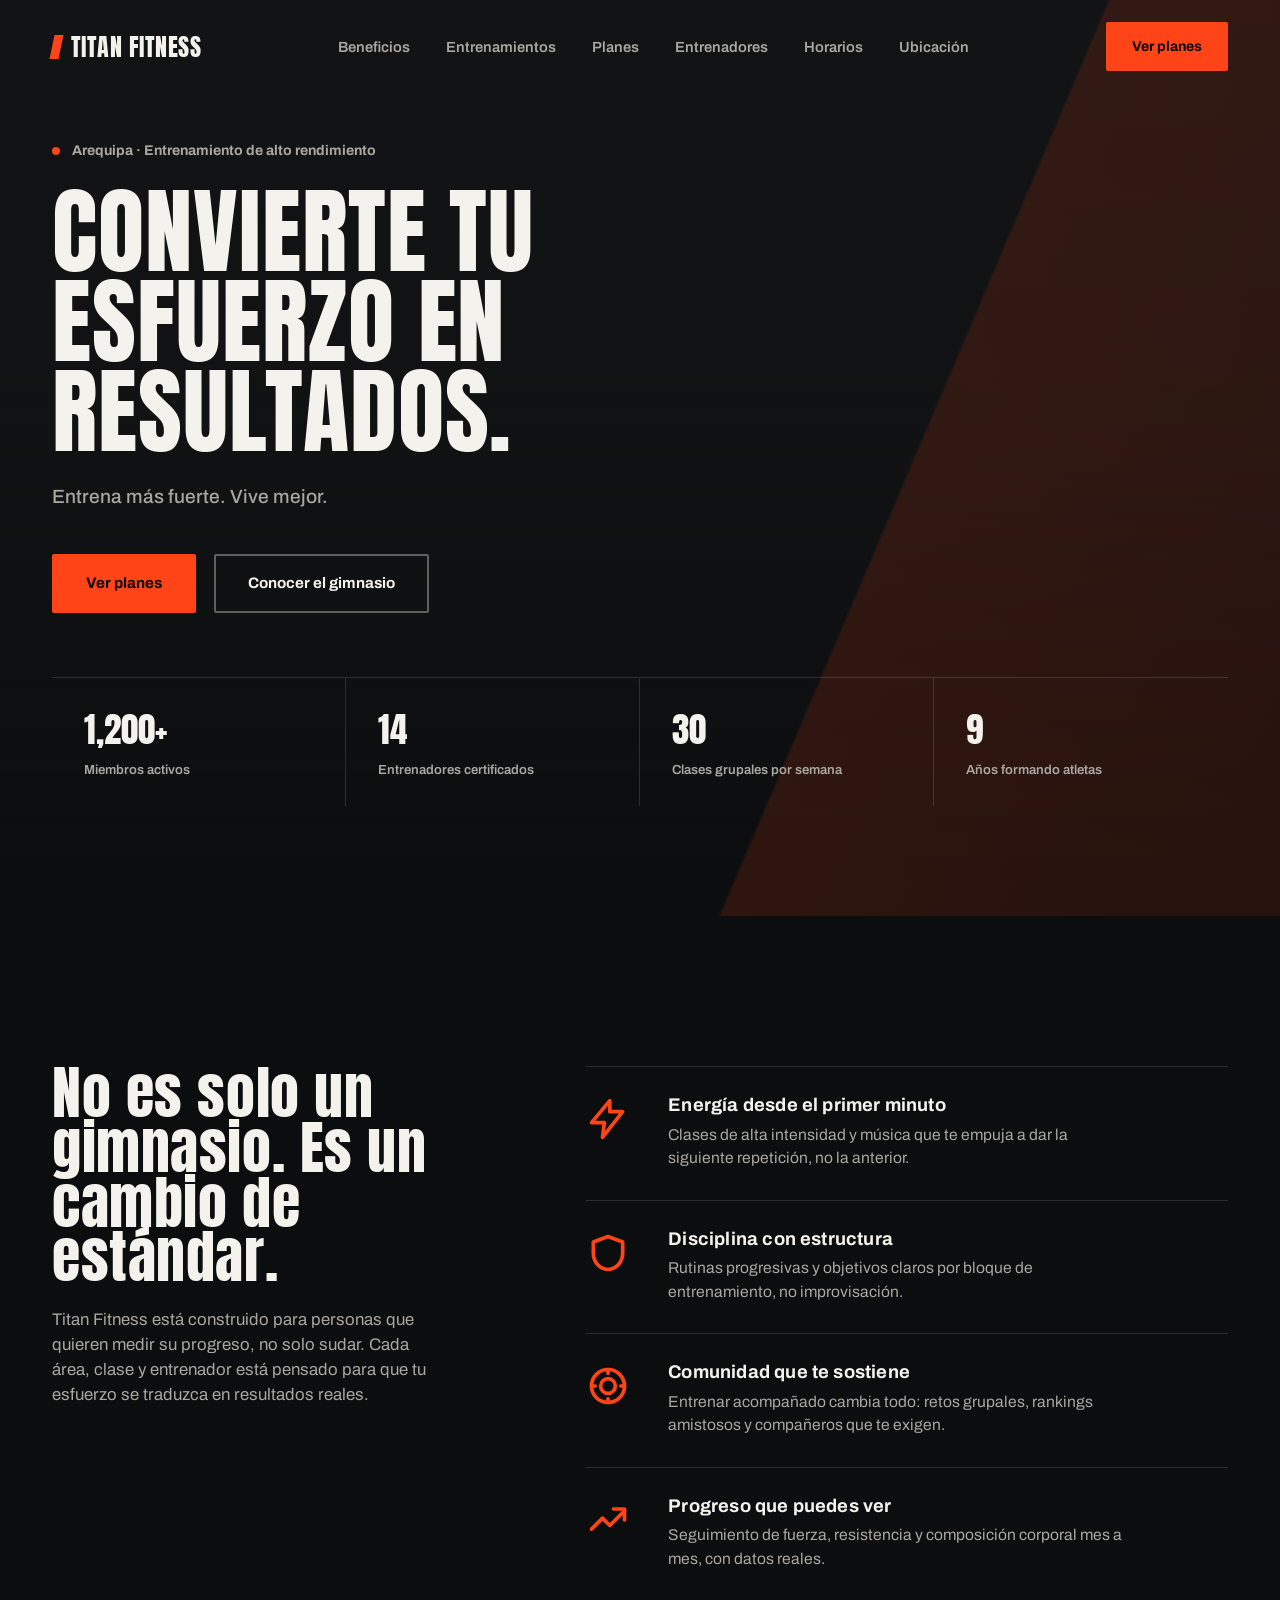
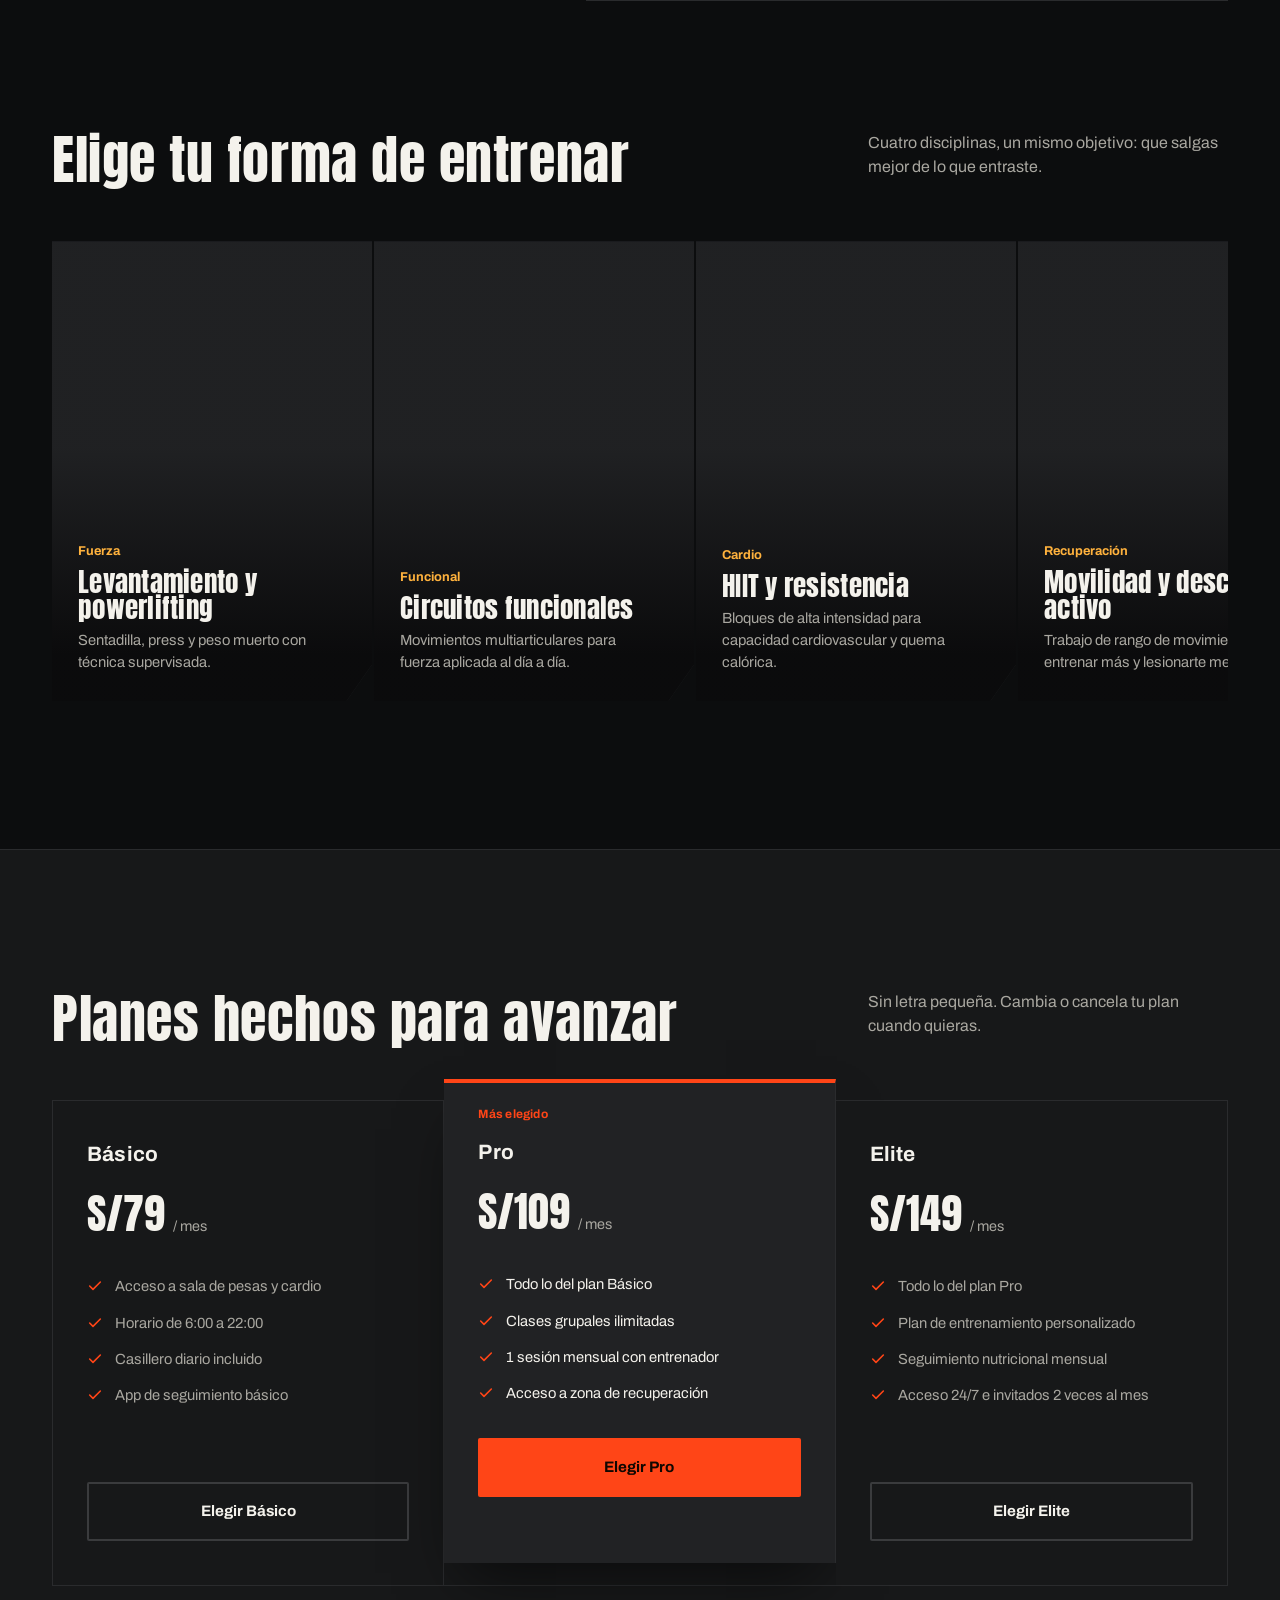
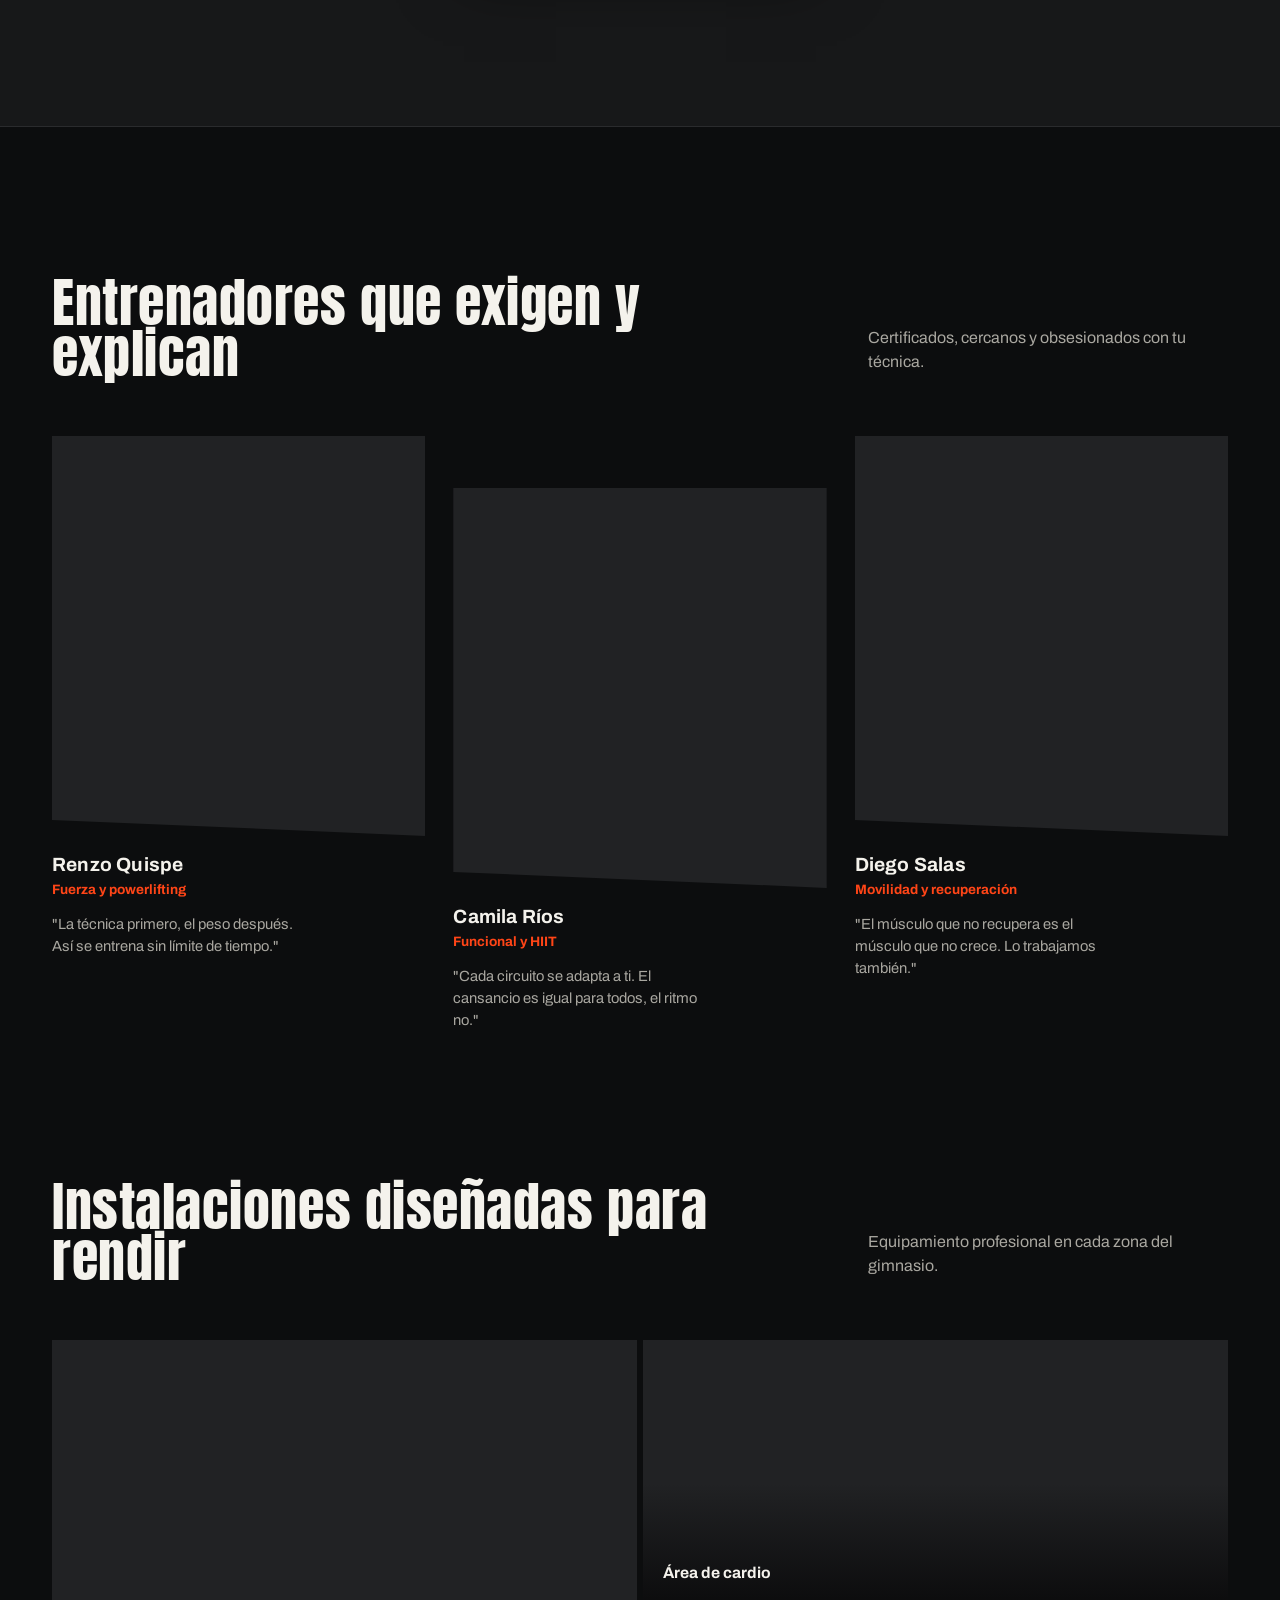
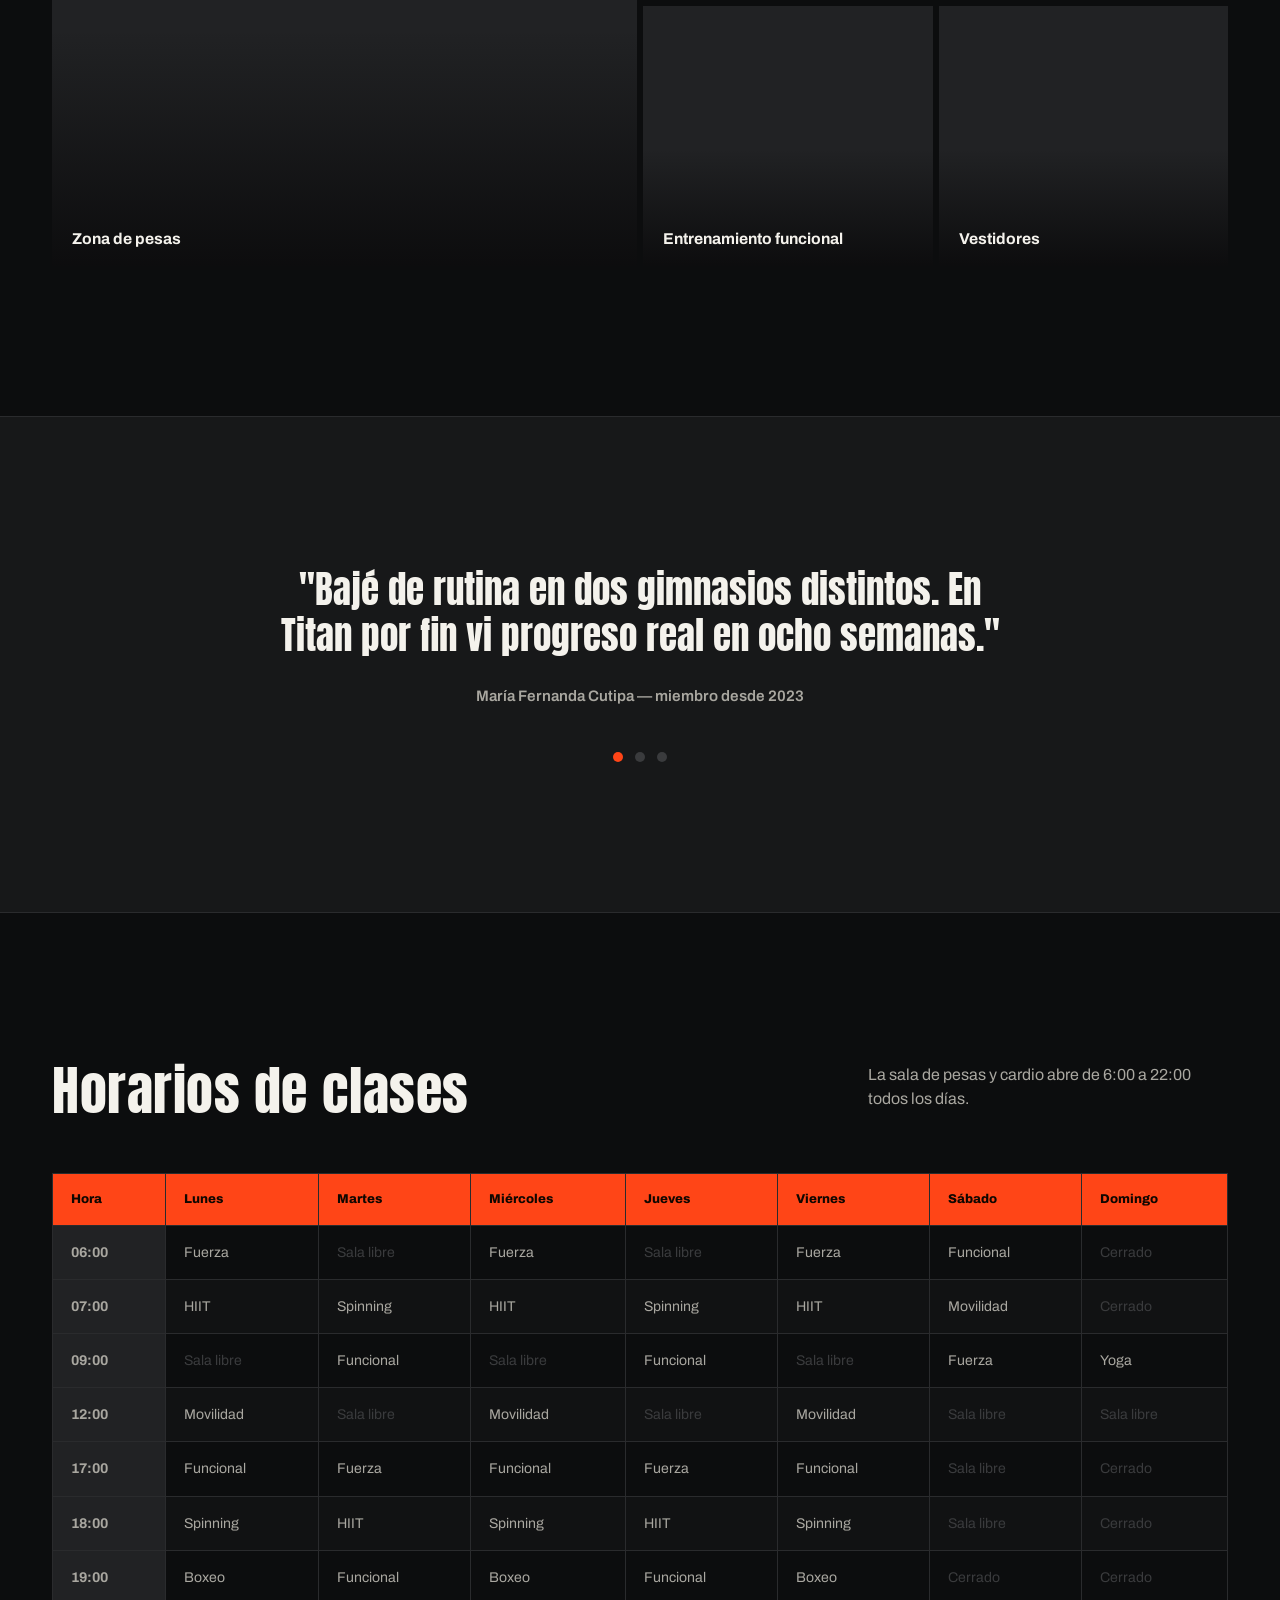
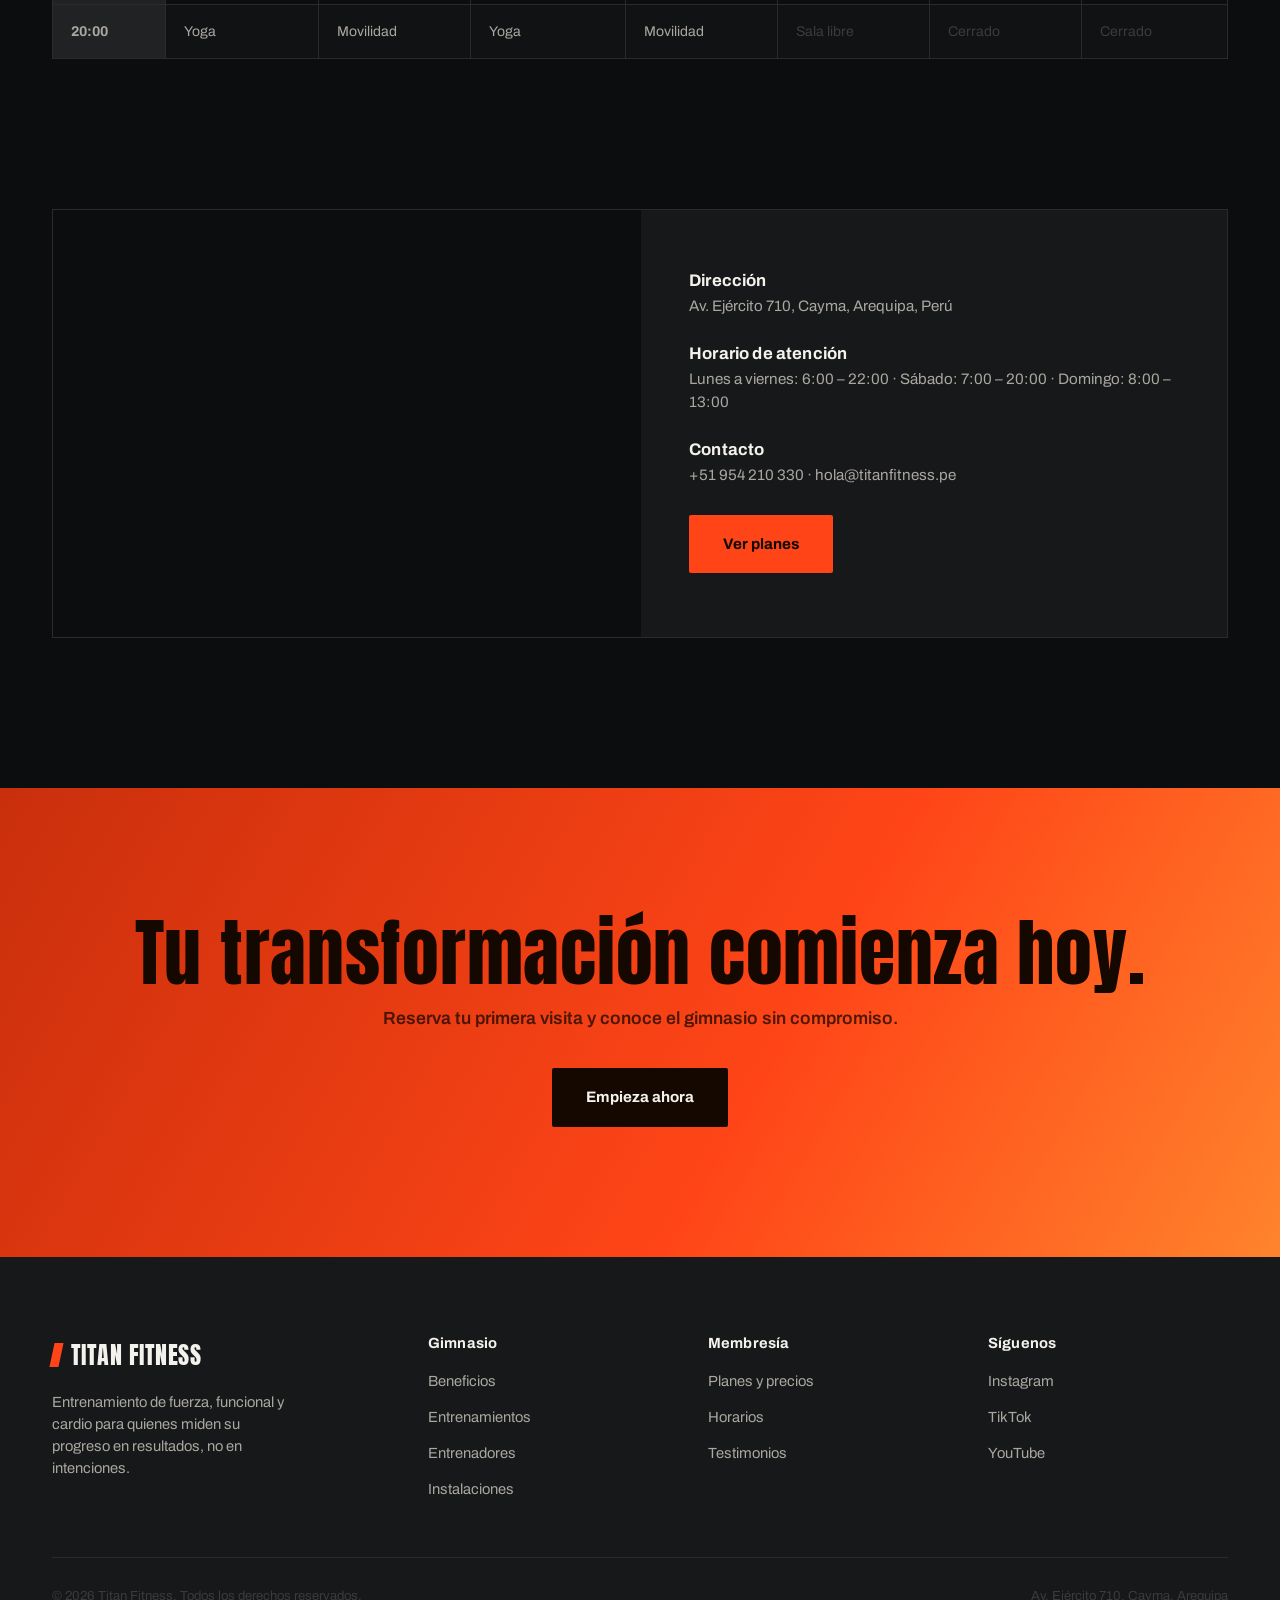
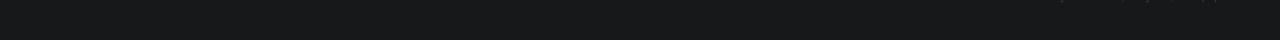
<file: TITAN-FITNESS/titan-fitness.html>
<!DOCTYPE html>
<html lang="es">
<head>
<meta charset="UTF-8">
<meta name="viewport" content="width=device-width, initial-scale=1.0">
<title>Titan Fitness — Convierte tu esfuerzo en resultados</title>
<link rel="preconnect" href="https://fonts.googleapis.com">
<link rel="preconnect" href="https://fonts.gstatic.com" crossorigin>
<link href="https://fonts.googleapis.com/css2?family=Anton&family=Archivo:ital,wght@0,400;0,500;0,600;0,700;0,800;1,500&display=swap" rel="stylesheet">
<style>
  :root{
    --ink:#0c0d0e;
    --steel:#171819;
    --steel-2:#212224;
    --line:#3a3b3d;
    --line-soft:#2a2b2d;
    --paper:#f4f2ec;
    --paper-dim:#a9a7a0;
    --ember:#ff4517;
    --ember-deep:#c92f0c;
    --amber:#ffb23d;
    --radius-s: 2px;
    --maxw: 1240px;
  }

  *{box-sizing:border-box; margin:0; padding:0;}
  html{scroll-behavior:smooth;}
  @media (prefers-reduced-motion: reduce){
    html{scroll-behavior:auto;}
    *{animation-duration:0.001ms !important; animation-iteration-count:1 !important; transition-duration:0.001ms !important;}
  }

  body{
    background:var(--ink);
    color:var(--paper);
    font-family:'Archivo', sans-serif;
    line-height:1.5;
    -webkit-font-smoothing:antialiased;
    overflow-x:hidden;
  }

  img, .bg-cover{ display:block; }

  a{ color:inherit; text-decoration:none; }
  ul{ list-style:none; }

  h1,h2,h3,h4{
    font-family:'Anton', sans-serif;
    font-weight:400;
    line-height:0.95;
    letter-spacing:0.01em;
  }

  .wrap{
    max-width:var(--maxw);
    margin:0 auto;
    padding:0 32px;
  }

  :focus-visible{
    outline: 3px solid var(--amber);
    outline-offset: 3px;
  }

  section{ position:relative; }

  /* ---------- shared bits ---------- */

  .kicker{
    font-size:0.8rem;
    font-weight:700;
    color:var(--ember);
    letter-spacing:0.02em;
    margin-bottom:14px;
  }

  .section-head{
    display:flex;
    justify-content:space-between;
    align-items:flex-end;
    gap:40px;
    margin-bottom:56px;
  }

  .section-head h2{
    font-size:clamp(2.1rem, 4.4vw, 3.4rem);
  }

  .section-head p{
    max-width:360px;
    color:var(--paper-dim);
    font-size:1rem;
    padding-bottom:6px;
  }

  .btn{
    display:inline-flex;
    align-items:center;
    justify-content:center;
    gap:10px;
    padding:16px 32px;
    font-family:'Archivo', sans-serif;
    font-weight:700;
    font-size:0.95rem;
    border-radius:var(--radius-s);
    cursor:pointer;
    border:2px solid transparent;
    transition:transform 0.25s cubic-bezier(.2,.8,.2,1), background 0.25s ease, border-color 0.25s ease, color 0.25s ease;
    white-space:nowrap;
  }
  .btn:active{ transform:scale(0.97); }

  .btn-solid{
    background:var(--ember);
    color:#100701;
  }
  .btn-solid:hover{ background:var(--amber); transform:translateY(-2px); }

  .btn-outline{
    background:transparent;
    border-color:rgba(244,242,236,0.35);
    color:var(--paper);
  }
  .btn-outline:hover{ border-color:var(--paper); transform:translateY(-2px); }

  .btn-block{
    background:transparent;
    border-color:var(--line);
    color:var(--paper);
    width:100%;
  }
  .btn-block:hover{ border-color:var(--ember); color:var(--ember); }

  /* ---------- navbar ---------- */

  header.nav{
    position:fixed;
    top:0; left:0; right:0;
    z-index:100;
    padding:22px 0;
    transition:background 0.35s ease, padding 0.35s ease, border-color 0.35s ease;
    border-bottom:1px solid transparent;
  }
  header.nav.solid{
    background:rgba(12,13,14,0.92);
    backdrop-filter:blur(10px);
    padding:14px 0;
    border-bottom:1px solid var(--line-soft);
  }
  header.nav .wrap{
    display:flex;
    align-items:center;
    justify-content:space-between;
  }
  .logo{
    display:flex;
    align-items:center;
    gap:10px;
    font-family:'Anton', sans-serif;
    font-size:1.5rem;
    letter-spacing:0.02em;
  }
  .logo .bar{
    width:9px; height:24px;
    background:var(--ember);
    transform:skewX(-12deg);
  }
  nav.links{
    display:flex;
    gap:36px;
  }
  nav.links a{
    font-weight:600;
    font-size:0.92rem;
    color:var(--paper-dim);
    transition:color 0.2s ease;
    position:relative;
  }
  nav.links a:hover{ color:var(--paper); }

  .nav-cta{ display:flex; align-items:center; gap:22px; }
  .nav-cta .btn{ padding:12px 24px; font-size:0.88rem; }

  .burger{
    display:none;
    width:26px; height:20px;
    position:relative;
    cursor:pointer;
    background:none; border:none;
  }
  .burger span{
    position:absolute; left:0; right:0; height:2px; background:var(--paper);
    transition:transform 0.3s ease, opacity 0.3s ease;
  }
  .burger span:nth-child(1){ top:0; }
  .burger span:nth-child(2){ top:9px; }
  .burger span:nth-child(3){ top:18px; }
  .burger.open span:nth-child(1){ transform:translateY(9px) rotate(45deg); }
  .burger.open span:nth-child(2){ opacity:0; }
  .burger.open span:nth-child(3){ transform:translateY(-9px) rotate(-45deg); }

  .mobile-panel{
    display:none;
    position:fixed;
    inset:0;
    top:64px;
    background:var(--ink);
    z-index:99;
    padding:32px;
    flex-direction:column;
    gap:26px;
  }
  .mobile-panel.open{ display:flex; }
  .mobile-panel a{ font-family:'Anton'; font-size:1.6rem; }

  /* ---------- hero ---------- */

  .hero{
    min-height:100vh;
    display:flex;
    align-items:flex-end;
    padding-top:140px;
    padding-bottom:0;
    overflow:hidden;
  }
  .hero-bg{
    position:absolute; inset:0;
    background-image:
      linear-gradient(180deg, rgba(12,13,14,0.45) 0%, rgba(12,13,14,0.55) 45%, var(--ink) 96%),
      url('https://images.unsplash.com/photo-1534438327276-14e5300c3a48?auto=format&fit=crop&w=2000&q=80');
    background-size:cover;
    background-position:center 30%;
    background-color:var(--steel);
    transform:scale(1.08);
    animation:heroIn 1.6s cubic-bezier(.2,.8,.2,1) forwards;
  }
  @keyframes heroIn{
    from{ transform:scale(1.14); filter:saturate(0.6) brightness(0.75); }
    to{ transform:scale(1.0); filter:saturate(1) brightness(1); }
  }
  .hero-slab{
    position:absolute;
    right:-10%;
    top:0; bottom:0;
    width:60%;
    background:linear-gradient(100deg, transparent 0%, transparent 38%, var(--ember) 38.4%, var(--ember-deep) 100%);
    opacity:0.14;
    transform:skewX(-14deg);
    pointer-events:none;
  }
  .hero-content{
    position:relative;
    z-index:2;
    padding-bottom:110px;
    width:100%;
  }
  .hero-eyebrow{
    display:flex;
    align-items:center;
    gap:12px;
    color:var(--paper-dim);
    font-weight:700;
    font-size:0.88rem;
    margin-bottom:26px;
    opacity:0;
    animation:riseIn 0.8s 0.5s ease forwards;
  }
  .hero-eyebrow .dot{ width:8px; height:8px; background:var(--ember); border-radius:50%; }

  .hero h1{
    font-size:clamp(2.6rem, 7.4vw, 6.6rem);
    max-width:16ch;
    color:var(--paper);
    opacity:0;
    animation:riseIn 0.9s 0.65s cubic-bezier(.2,.8,.2,1) forwards;
  }
  .hero .sub{
    margin-top:26px;
    font-size:1.2rem;
    color:var(--paper-dim);
    max-width:36ch;
    font-weight:500;
    opacity:0;
    animation:riseIn 0.9s 0.85s ease forwards;
  }
  .hero-actions{
    display:flex;
    gap:18px;
    margin-top:42px;
    flex-wrap:wrap;
    opacity:0;
    animation:riseIn 0.9s 1.02s ease forwards;
  }
  @keyframes riseIn{
    from{ opacity:0; transform:translateY(26px); }
    to{ opacity:1; transform:translateY(0); }
  }

  .stat-strip{
    position:relative;
    z-index:2;
    border-top:1px solid rgba(244,242,236,0.14);
    margin-top:64px;
    display:grid;
    grid-template-columns:repeat(4, 1fr);
    opacity:0;
    animation:riseIn 0.9s 1.2s ease forwards;
  }
  .stat-strip .stat{
    padding:26px 32px;
    border-right:1px solid rgba(244,242,236,0.14);
  }
  .stat-strip .stat:last-child{ border-right:none; }
  .stat .num{
    font-family:'Anton';
    font-size:2.2rem;
    color:var(--paper);
  }
  .stat .lab{
    font-size:0.82rem;
    color:var(--paper-dim);
    font-weight:600;
    margin-top:4px;
  }

  /* ---------- beneficios ---------- */

  .beneficios{
    padding:150px 0 130px;
    background:var(--ink);
  }
  .beneficios-body{
    display:grid;
    grid-template-columns:0.85fr 1.15fr;
    gap:60px;
  }
  .beneficios-lead h2{
    font-size:clamp(2.2rem, 4.6vw, 3.6rem);
  }
  .beneficios-lead p{
    color:var(--paper-dim);
    margin-top:22px;
    max-width:38ch;
    font-size:1.05rem;
  }
  .beneficios-list{ border-top:1px solid var(--line-soft); }
  .beneficio-row{
    display:grid;
    grid-template-columns:56px 1fr;
    gap:26px;
    padding:30px 0;
    border-bottom:1px solid var(--line-soft);
  }
  .beneficio-row .icon{
    width:44px; height:44px;
    display:flex; align-items:center; justify-content:center;
    color:var(--ember);
  }
  .beneficio-row .icon svg{ width:100%; height:100%; }
  .beneficio-row h3{
    font-family:'Archivo';
    font-weight:700;
    font-size:1.15rem;
    margin-bottom:8px;
    color:var(--paper);
  }
  .beneficio-row p{
    color:var(--paper-dim);
    font-size:0.98rem;
    max-width:52ch;
  }

  /* ---------- entrenamientos ---------- */

  .entrenamientos{
    padding:0 0 140px;
    background:var(--ink);
  }
  .filmstrip{
    display:flex;
    gap:2px;
    overflow-x:auto;
    scroll-snap-type:x mandatory;
    scrollbar-width:thin;
    padding-bottom:8px;
  }
  .filmstrip::-webkit-scrollbar{ height:6px; }
  .filmstrip::-webkit-scrollbar-thumb{ background:var(--line); }

  .film-card{
    position:relative;
    min-width:320px;
    height:460px;
    scroll-snap-align:start;
    flex:1 0 320px;
    background-size:cover;
    background-position:center;
    background-color:var(--steel-2);
    clip-path: polygon(0 0, 100% 0, 100% 92%, 92% 100%, 0 100%);
    overflow:hidden;
    isolation:isolate;
  }
  .film-card::after{
    content:'';
    position:absolute; inset:0;
    background:linear-gradient(0deg, rgba(9,9,10,0.92) 10%, rgba(9,9,10,0.05) 55%);
    z-index:1;
  }
  .film-card .film-txt{
    position:absolute; left:26px; right:26px; bottom:28px; z-index:2;
  }
  .film-card .n{
    font-size:0.8rem; font-weight:700; color:var(--amber);
    margin-bottom:8px;
  }
  .film-card h3{
    font-family:'Anton';
    font-size:1.7rem;
    color:var(--paper);
  }
  .film-card p{
    color:var(--paper-dim);
    font-size:0.92rem;
    margin-top:8px;
    max-width:30ch;
  }

  /* ---------- planes ---------- */

  .planes{
    padding:140px 0;
    background:var(--steel);
    border-top:1px solid var(--line-soft);
    border-bottom:1px solid var(--line-soft);
  }
  .planes-grid{
    display:grid;
    grid-template-columns:repeat(3, 1fr);
    gap:0;
    border:1px solid var(--line-soft);
  }
  .plan{
    padding:44px 34px;
    border-right:1px solid var(--line-soft);
    background:var(--steel);
    display:flex;
    flex-direction:column;
    position:relative;
  }
  .plan:last-child{ border-right:none; }
  .plan.rec{
    background:var(--steel-2);
    transform:translateY(-22px);
    padding-top:60px;
    padding-bottom:66px;
    box-shadow:0 30px 60px -20px rgba(0,0,0,0.6);
    border-top:4px solid var(--ember);
  }
  .plan-ribbon{
    position:absolute;
    top:22px; left:34px;
    font-size:0.75rem;
    font-weight:700;
    color:var(--ember);
    letter-spacing:0.02em;
  }
  .plan h3{
    font-family:'Archivo';
    font-weight:700;
    font-size:1.3rem;
    color:var(--paper);
  }
  .plan .price{
    margin-top:18px;
    display:flex;
    align-items:baseline;
    gap:8px;
  }
  .plan .price .amt{
    font-family:'Anton';
    font-size:2.6rem;
    color:var(--paper);
  }
  .plan .price .per{
    color:var(--paper-dim);
    font-size:0.9rem;
  }
  .plan ul{
    margin-top:30px;
    margin-bottom:34px;
    flex:1;
    display:flex;
    flex-direction:column;
    gap:14px;
  }
  .plan ul li{
    display:flex;
    gap:12px;
    font-size:0.92rem;
    color:var(--paper-dim);
    align-items:flex-start;
  }
  .plan ul li svg{ flex-shrink:0; margin-top:3px; width:16px; height:16px; color:var(--ember); }
  .plan.rec ul li{ color:var(--paper); }

  /* ---------- entrenadores ---------- */

  .entrenadores{
    padding:150px 0;
    background:var(--ink);
  }
  .coach-grid{
    display:grid;
    grid-template-columns:repeat(3, 1fr);
    gap:28px;
  }
  .coach{
    position:relative;
  }
  .coach:nth-child(2){ margin-top:52px; }
  .coach-photo{
    height:400px;
    background-size:cover;
    background-position:center;
    background-color:var(--steel-2);
    clip-path: polygon(0 0, 100% 0, 100% 100%, 0 96%);
    margin-bottom:20px;
  }
  .coach h3{
    font-family:'Archivo';
    font-weight:700;
    font-size:1.2rem;
  }
  .coach .role{
    color:var(--ember);
    font-size:0.85rem;
    font-weight:700;
    margin-top:6px;
  }
  .coach p.quote{
    color:var(--paper-dim);
    font-size:0.92rem;
    margin-top:12px;
    max-width:32ch;
  }

  /* ---------- instalaciones ---------- */

  .instalaciones{
    padding:0 0 150px;
    background:var(--ink);
  }
  .bento{
    display:grid;
    grid-template-columns:repeat(4, 1fr);
    grid-template-rows:260px 260px;
    gap:6px;
  }
  .bento-item{
    position:relative;
    background-size:cover;
    background-position:center;
    background-color:var(--steel-2);
    overflow:hidden;
  }
  .bento-item.b1{ grid-column:1 / 3; grid-row:1 / 3; }
  .bento-item.b2{ grid-column:3 / 5; grid-row:1 / 2; }
  .bento-item.b3{ grid-column:3 / 4; grid-row:2 / 3; }
  .bento-item.b4{ grid-column:4 / 5; grid-row:2 / 3; }
  .bento-item::after{
    content:'';
    position:absolute; inset:0;
    background:linear-gradient(0deg, rgba(9,9,10,0.85) 0%, rgba(9,9,10,0) 45%);
  }
  .bento-item .cap{
    position:absolute; left:20px; bottom:16px; z-index:2;
    font-weight:700; font-size:0.98rem; color:var(--paper);
  }

  /* ---------- testimonios ---------- */

  .testimonios{
    padding:150px 0;
    background:var(--steel);
    border-top:1px solid var(--line-soft);
    border-bottom:1px solid var(--line-soft);
  }
  .testi-wrap{
    max-width:820px;
    margin:0 auto;
    text-align:center;
  }
  .testi-slide{
    display:none;
  }
  .testi-slide.active{ display:block; animation:riseIn 0.6s ease; }
  .testi-slide blockquote{
    font-family:'Anton';
    font-size:clamp(1.5rem, 3.4vw, 2.3rem);
    line-height:1.25;
    color:var(--paper);
  }
  .testi-slide .who{
    margin-top:26px;
    color:var(--paper-dim);
    font-size:0.95rem;
    font-weight:600;
  }
  .testi-dots{
    display:flex;
    justify-content:center;
    gap:12px;
    margin-top:44px;
  }
  .testi-dots button{
    width:10px; height:10px;
    border-radius:50%;
    border:none;
    background:var(--line);
    cursor:pointer;
    padding:0;
  }
  .testi-dots button.active{ background:var(--ember); }

  /* ---------- horarios ---------- */

  .horarios{
    padding:150px 0;
    background:var(--ink);
  }
  .table-scroll{
    overflow-x:auto;
    border:1px solid var(--line-soft);
  }
  table.schedule{
    width:100%;
    border-collapse:collapse;
    min-width:760px;
  }
  table.schedule th, table.schedule td{
    padding:16px 18px;
    text-align:left;
    border-bottom:1px solid var(--line-soft);
    border-right:1px solid var(--line-soft);
    font-size:0.88rem;
    white-space:nowrap;
  }
  table.schedule th:last-child, table.schedule td:last-child{ border-right:none; }
  table.schedule thead th{
    background:var(--ember);
    color:#100701;
    font-weight:800;
    font-size:0.8rem;
  }
  table.schedule tbody th{
    background:var(--steel-2);
    color:var(--paper-dim);
    font-weight:700;
  }
  table.schedule tbody tr:nth-child(even){ background:rgba(255,255,255,0.02); }
  table.schedule tbody tr:last-child td, table.schedule tbody tr:last-child th{ border-bottom:none; }
  table.schedule td{ color:var(--paper-dim); }
  table.schedule td.free{ color:var(--line); }

  /* ---------- ubicacion ---------- */

  .ubicacion{
    padding:0 0 150px;
    background:var(--ink);
  }
  .loc-grid{
    display:grid;
    grid-template-columns:1fr 1fr;
    gap:2px;
    border:1px solid var(--line-soft);
  }
  .loc-map iframe{
    width:100%; height:100%;
    min-height:420px;
    border:0;
    filter:grayscale(0.4) contrast(1.1) invert(0.92);
  }
  .loc-info{
    padding:48px;
    background:var(--steel);
    display:flex;
    flex-direction:column;
    justify-content:center;
    gap:28px;
  }
  .loc-info h3{
    font-family:'Archivo';
    font-weight:700;
    font-size:1.05rem;
    color:var(--paper);
    margin-bottom:6px;
  }
  .loc-info p{
    color:var(--paper-dim);
    font-size:0.95rem;
  }

  /* ---------- cta ---------- */

  .cta{
    padding:130px 0;
    background:linear-gradient(120deg, var(--ember-deep), var(--ember) 60%, var(--amber) 130%);
    text-align:center;
  }
  .cta h2{
    font-size:clamp(2.2rem, 6vw, 4.6rem);
    color:#140800;
  }
  .cta p{
    margin-top:18px;
    color:rgba(20,8,0,0.75);
    font-weight:600;
    font-size:1.1rem;
  }
  .cta .btn{ margin-top:36px; }
  .cta .btn-solid{ background:#140800; color:var(--paper); }
  .cta .btn-solid:hover{ background:#2a1200; }

  /* ---------- footer ---------- */

  footer{
    background:var(--steel);
    padding:80px 0 34px;
  }
  .foot-grid{
    display:grid;
    grid-template-columns:1.4fr 1fr 1fr 1fr;
    gap:40px;
    padding-bottom:56px;
    border-bottom:1px solid var(--line-soft);
  }
  .foot-brand p{
    color:var(--paper-dim);
    font-size:0.92rem;
    margin-top:18px;
    max-width:30ch;
  }
  .foot-col h4{
    font-family:'Archivo';
    font-weight:700;
    font-size:0.92rem;
    color:var(--paper);
    margin-bottom:18px;
  }
  .foot-col ul{ display:flex; flex-direction:column; gap:12px; }
  .foot-col a{
    color:var(--paper-dim);
    font-size:0.92rem;
    transition:color 0.2s ease;
  }
  .foot-col a:hover{ color:var(--ember); }
  .foot-bottom{
    padding-top:28px;
    display:flex;
    justify-content:space-between;
    color:var(--line);
    font-size:0.82rem;
    flex-wrap:wrap;
    gap:12px;
  }

  /* ---------- responsive ---------- */

  @media (max-width: 980px){
    nav.links{ display:none; }
    .burger{ display:block; }
    .beneficios-body{ grid-template-columns:1fr; }
    .stat-strip{ grid-template-columns:repeat(2,1fr); }
    .stat-strip .stat:nth-child(2n){ border-right:none; }
    .planes-grid{ grid-template-columns:1fr; border:none; }
    .plan{ border-right:none; border-bottom:1px solid var(--line-soft); }
    .plan.rec{ transform:none; }
    .coach-grid{ grid-template-columns:1fr; gap:44px; }
    .coach:nth-child(2){ margin-top:0; }
    .bento{ grid-template-columns:1fr 1fr; grid-template-rows:220px 220px 220px; }
    .bento-item.b1{ grid-column:1/3; grid-row:1/2; }
    .bento-item.b2{ grid-column:1/3; grid-row:2/3; }
    .bento-item.b3{ grid-column:1/2; grid-row:3/4; }
    .bento-item.b4{ grid-column:2/3; grid-row:3/4; }
    .loc-grid{ grid-template-columns:1fr; }
    .foot-grid{ grid-template-columns:1fr 1fr; }
    .section-head{ flex-direction:column; align-items:flex-start; gap:16px; }
  }

  @media (max-width: 600px){
    .wrap{ padding:0 20px; }
    .hero-content{ padding-bottom:70px; }
    .hero-actions{ flex-direction:column; align-items:flex-start; }
    .foot-grid{ grid-template-columns:1fr; }
  }
</style>
</head>
<body>

<header class="nav" id="siteNav">
  <div class="wrap">
    <div class="logo"><span class="bar"></span>TITAN FITNESS</div>
    <nav class="links">
      <a href="#beneficios">Beneficios</a>
      <a href="#entrenamientos">Entrenamientos</a>
      <a href="#planes">Planes</a>
      <a href="#entrenadores">Entrenadores</a>
      <a href="#horarios">Horarios</a>
      <a href="#ubicacion">Ubicación</a>
    </nav>
    <div class="nav-cta">
      <a href="#planes" class="btn btn-solid">Ver planes</a>
      <button class="burger" id="burgerBtn" aria-label="Abrir menú" aria-expanded="false"><span></span><span></span><span></span></button>
    </div>
  </div>
</header>

<div class="mobile-panel" id="mobilePanel">
  <a href="#beneficios">Beneficios</a>
  <a href="#entrenamientos">Entrenamientos</a>
  <a href="#planes">Planes</a>
  <a href="#entrenadores">Entrenadores</a>
  <a href="#horarios">Horarios</a>
  <a href="#ubicacion">Ubicación</a>
  <a href="#planes" class="btn btn-solid" style="width:fit-content; margin-top:10px;">Ver planes</a>
</div>

<section class="hero" id="hero">
  <div class="hero-bg"></div>
  <div class="hero-slab"></div>
  <div class="wrap hero-content">
    <div class="hero-eyebrow"><span class="dot"></span>Arequipa · Entrenamiento de alto rendimiento</div>
    <h1>CONVIERTE TU ESFUERZO EN RESULTADOS.</h1>
    <p class="sub">Entrena más fuerte. Vive mejor.</p>
    <div class="hero-actions">
      <a href="#planes" class="btn btn-solid">Ver planes</a>
      <a href="#beneficios" class="btn btn-outline">Conocer el gimnasio</a>
    </div>
    <div class="stat-strip">
      <div class="stat"><div class="num">1,200+</div><div class="lab">Miembros activos</div></div>
      <div class="stat"><div class="num">14</div><div class="lab">Entrenadores certificados</div></div>
      <div class="stat"><div class="num">30</div><div class="lab">Clases grupales por semana</div></div>
      <div class="stat"><div class="num">9</div><div class="lab">Años formando atletas</div></div>
    </div>
  </div>
</section>

<section class="beneficios" id="beneficios">
  <div class="wrap beneficios-body">
    <div class="beneficios-lead">
      <h2>No es solo un gimnasio. Es un cambio de estándar.</h2>
      <p>Titan Fitness está construido para personas que quieren medir su progreso, no solo sudar. Cada área, clase y entrenador está pensado para que tu esfuerzo se traduzca en resultados reales.</p>
    </div>
    <div class="beneficios-list">
      <div class="beneficio-row">
        <div class="icon"><svg viewBox="0 0 24 24" fill="none" stroke="currentColor" stroke-width="2" stroke-linecap="round" stroke-linejoin="round"><path d="M13 2 3 14h7l-1 8 11-14h-7z"/></svg></div>
        <div><h3>Energía desde el primer minuto</h3><p>Clases de alta intensidad y música que te empuja a dar la siguiente repetición, no la anterior.</p></div>
      </div>
      <div class="beneficio-row">
        <div class="icon"><svg viewBox="0 0 24 24" fill="none" stroke="currentColor" stroke-width="2" stroke-linecap="round" stroke-linejoin="round"><path d="M12 3 4 6v6c0 5 3.4 8.7 8 9 4.6-.3 8-4 8-9V6z"/></svg></div>
        <div><h3>Disciplina con estructura</h3><p>Rutinas progresivas y objetivos claros por bloque de entrenamiento, no improvisación.</p></div>
      </div>
      <div class="beneficio-row">
        <div class="icon"><svg viewBox="0 0 24 24" fill="none" stroke="currentColor" stroke-width="2" stroke-linecap="round" stroke-linejoin="round"><circle cx="12" cy="12" r="9"/><circle cx="12" cy="12" r="4"/><path d="M12 3v2M12 19v2M3 12h2M19 12h2"/></svg></div>
        <div><h3>Comunidad que te sostiene</h3><p>Entrenar acompañado cambia todo: retos grupales, rankings amistosos y compañeros que te exigen.</p></div>
      </div>
      <div class="beneficio-row">
        <div class="icon"><svg viewBox="0 0 24 24" fill="none" stroke="currentColor" stroke-width="2" stroke-linecap="round" stroke-linejoin="round"><path d="M3 17l6-6 4 4 8-8"/><path d="M15 6h6v6"/></svg></div>
        <div><h3>Progreso que puedes ver</h3><p>Seguimiento de fuerza, resistencia y composición corporal mes a mes, con datos reales.</p></div>
      </div>
    </div>
  </div>
</section>

<section class="entrenamientos" id="entrenamientos">
  <div class="wrap section-head">
    <h2>Elige tu forma de entrenar</h2>
    <p>Cuatro disciplinas, un mismo objetivo: que salgas mejor de lo que entraste.</p>
  </div>
  <div class="wrap">
    <div class="filmstrip">
      <div class="film-card" style="background-image:url('https://images.unsplash.com/photo-1571902943202-507ec2618e8f?auto=format&fit=crop&w=900&q=80')">
        <div class="film-txt"><div class="n">Fuerza</div><h3>Levantamiento y powerlifting</h3><p>Sentadilla, press y peso muerto con técnica supervisada.</p></div>
      </div>
      <div class="film-card" style="background-image:url('https://images.unsplash.com/photo-1517836357463-d25dfeac3438?auto=format&fit=crop&w=900&q=80')">
        <div class="film-txt"><div class="n">Funcional</div><h3>Circuitos funcionales</h3><p>Movimientos multiarticulares para fuerza aplicada al día a día.</p></div>
      </div>
      <div class="film-card" style="background-image:url('https://images.unsplash.com/photo-1540497077202-7c8a3999166f?auto=format&fit=crop&w=900&q=80')">
        <div class="film-txt"><div class="n">Cardio</div><h3>HIIT y resistencia</h3><p>Bloques de alta intensidad para capacidad cardiovascular y quema calórica.</p></div>
      </div>
      <div class="film-card" style="background-image:url('https://images.unsplash.com/photo-1550345332-09e3ac987658?auto=format&fit=crop&w=900&q=80')">
        <div class="film-txt"><div class="n">Recuperación</div><h3>Movilidad y descanso activo</h3><p>Trabajo de rango de movimiento para entrenar más y lesionarte menos.</p></div>
      </div>
    </div>
  </div>
</section>

<section class="planes" id="planes">
  <div class="wrap">
    <div class="section-head">
      <h2>Planes hechos para avanzar</h2>
      <p>Sin letra pequeña. Cambia o cancela tu plan cuando quieras.</p>
    </div>
    <div class="planes-grid">
      <div class="plan">
        <h3>Básico</h3>
        <div class="price"><span class="amt">S/79</span><span class="per">/ mes</span></div>
        <ul>
          <li><svg viewBox="0 0 24 24" fill="none" stroke="currentColor" stroke-width="2.4" stroke-linecap="round" stroke-linejoin="round"><path d="M20 6 9 17l-5-5"/></svg>Acceso a sala de pesas y cardio</li>
          <li><svg viewBox="0 0 24 24" fill="none" stroke="currentColor" stroke-width="2.4" stroke-linecap="round" stroke-linejoin="round"><path d="M20 6 9 17l-5-5"/></svg>Horario de 6:00 a 22:00</li>
          <li><svg viewBox="0 0 24 24" fill="none" stroke="currentColor" stroke-width="2.4" stroke-linecap="round" stroke-linejoin="round"><path d="M20 6 9 17l-5-5"/></svg>Casillero diario incluido</li>
          <li><svg viewBox="0 0 24 24" fill="none" stroke="currentColor" stroke-width="2.4" stroke-linecap="round" stroke-linejoin="round"><path d="M20 6 9 17l-5-5"/></svg>App de seguimiento básico</li>
        </ul>
        <a href="#ubicacion" class="btn btn-block">Elegir Básico</a>
      </div>
      <div class="plan rec">
        <div class="plan-ribbon">Más elegido</div>
        <h3>Pro</h3>
        <div class="price"><span class="amt">S/109</span><span class="per">/ mes</span></div>
        <ul>
          <li><svg viewBox="0 0 24 24" fill="none" stroke="currentColor" stroke-width="2.4" stroke-linecap="round" stroke-linejoin="round"><path d="M20 6 9 17l-5-5"/></svg>Todo lo del plan Básico</li>
          <li><svg viewBox="0 0 24 24" fill="none" stroke="currentColor" stroke-width="2.4" stroke-linecap="round" stroke-linejoin="round"><path d="M20 6 9 17l-5-5"/></svg>Clases grupales ilimitadas</li>
          <li><svg viewBox="0 0 24 24" fill="none" stroke="currentColor" stroke-width="2.4" stroke-linecap="round" stroke-linejoin="round"><path d="M20 6 9 17l-5-5"/></svg>1 sesión mensual con entrenador</li>
          <li><svg viewBox="0 0 24 24" fill="none" stroke="currentColor" stroke-width="2.4" stroke-linecap="round" stroke-linejoin="round"><path d="M20 6 9 17l-5-5"/></svg>Acceso a zona de recuperación</li>
        </ul>
        <a href="#ubicacion" class="btn btn-solid">Elegir Pro</a>
      </div>
      <div class="plan">
        <h3>Elite</h3>
        <div class="price"><span class="amt">S/149</span><span class="per">/ mes</span></div>
        <ul>
          <li><svg viewBox="0 0 24 24" fill="none" stroke="currentColor" stroke-width="2.4" stroke-linecap="round" stroke-linejoin="round"><path d="M20 6 9 17l-5-5"/></svg>Todo lo del plan Pro</li>
          <li><svg viewBox="0 0 24 24" fill="none" stroke="currentColor" stroke-width="2.4" stroke-linecap="round" stroke-linejoin="round"><path d="M20 6 9 17l-5-5"/></svg>Plan de entrenamiento personalizado</li>
          <li><svg viewBox="0 0 24 24" fill="none" stroke="currentColor" stroke-width="2.4" stroke-linecap="round" stroke-linejoin="round"><path d="M20 6 9 17l-5-5"/></svg>Seguimiento nutricional mensual</li>
          <li><svg viewBox="0 0 24 24" fill="none" stroke="currentColor" stroke-width="2.4" stroke-linecap="round" stroke-linejoin="round"><path d="M20 6 9 17l-5-5"/></svg>Acceso 24/7 e invitados 2 veces al mes</li>
        </ul>
        <a href="#ubicacion" class="btn btn-block">Elegir Elite</a>
      </div>
    </div>
  </div>
</section>

<section class="entrenadores" id="entrenadores">
  <div class="wrap section-head">
    <h2>Entrenadores que exigen y explican</h2>
    <p>Certificados, cercanos y obsesionados con tu técnica.</p>
  </div>
  <div class="wrap coach-grid">
    <div class="coach">
      <div class="coach-photo" style="background-image:url('https://images.unsplash.com/photo-1568602471122-7832951cc4c5?auto=format&fit=crop&w=700&q=80')"></div>
      <h3>Renzo Quispe</h3>
      <div class="role">Fuerza y powerlifting</div>
      <p class="quote">"La técnica primero, el peso después. Así se entrena sin límite de tiempo."</p>
    </div>
    <div class="coach">
      <div class="coach-photo" style="background-image:url('https://images.unsplash.com/photo-1594381898411-846e7d193883?auto=format&fit=crop&w=700&q=80')"></div>
      <h3>Camila Ríos</h3>
      <div class="role">Funcional y HIIT</div>
      <p class="quote">"Cada circuito se adapta a ti. El cansancio es igual para todos, el ritmo no."</p>
    </div>
    <div class="coach">
      <div class="coach-photo" style="background-image:url('https://images.unsplash.com/photo-1571731956672-f2b94d7dd0cb?auto=format&fit=crop&w=700&q=80')"></div>
      <h3>Diego Salas</h3>
      <div class="role">Movilidad y recuperación</div>
      <p class="quote">"El músculo que no recupera es el músculo que no crece. Lo trabajamos también."</p>
    </div>
  </div>
</section>

<section class="instalaciones" id="instalaciones">
  <div class="wrap section-head">
    <h2>Instalaciones diseñadas para rendir</h2>
    <p>Equipamiento profesional en cada zona del gimnasio.</p>
  </div>
  <div class="wrap">
    <div class="bento">
      <div class="bento-item b1" style="background-image:url('https://images.unsplash.com/photo-1583454110551-21f2fa2afe61?auto=format&fit=crop&w=1000&q=80')"><span class="cap">Zona de pesas</span></div>
      <div class="bento-item b2" style="background-image:url('https://images.unsplash.com/photo-1518611012118-696072aa579a?auto=format&fit=crop&w=900&q=80')"><span class="cap">Área de cardio</span></div>
      <div class="bento-item b3" style="background-image:url('https://images.unsplash.com/photo-1526506118085-60ce8714f8c5?auto=format&fit=crop&w=700&q=80')"><span class="cap">Entrenamiento funcional</span></div>
      <div class="bento-item b4" style="background-image:url('https://images.unsplash.com/photo-1607962837359-5e7e89f86776?auto=format&fit=crop&w=700&q=80')"><span class="cap">Vestidores</span></div>
    </div>
  </div>
</section>

<section class="testimonios" id="testimonios">
  <div class="wrap testi-wrap">
    <div class="testi-slide active">
      <blockquote>"Bajé de rutina en dos gimnasios distintos. En Titan por fin vi progreso real en ocho semanas."</blockquote>
      <div class="who">María Fernanda Cutipa — miembro desde 2023</div>
    </div>
    <div class="testi-slide">
      <blockquote>"Los entrenadores corrigen tu técnica sin que lo pidas. Eso evitó que me lesionara la espalda."</blockquote>
      <div class="who">Jorge Luis Apaza — miembro desde 2022</div>
    </div>
    <div class="testi-slide">
      <blockquote>"El horario 24/7 del plan Elite me permite entrenar antes del turno de noche. No tengo excusa."</blockquote>
      <div class="who">Valeria Ninachoque — miembro desde 2024</div>
    </div>
    <div class="testi-dots" id="testiDots"></div>
  </div>
</section>

<section class="horarios" id="horarios">
  <div class="wrap section-head">
    <h2>Horarios de clases</h2>
    <p>La sala de pesas y cardio abre de 6:00 a 22:00 todos los días.</p>
  </div>
  <div class="wrap">
    <div class="table-scroll">
      <table class="schedule">
        <thead>
          <tr>
            <th>Hora</th><th>Lunes</th><th>Martes</th><th>Miércoles</th><th>Jueves</th><th>Viernes</th><th>Sábado</th><th>Domingo</th>
          </tr>
        </thead>
        <tbody>
          <tr><th>06:00</th><td>Fuerza</td><td class="free">Sala libre</td><td>Fuerza</td><td class="free">Sala libre</td><td>Fuerza</td><td>Funcional</td><td class="free">Cerrado</td></tr>
          <tr><th>07:00</th><td>HIIT</td><td>Spinning</td><td>HIIT</td><td>Spinning</td><td>HIIT</td><td>Movilidad</td><td class="free">Cerrado</td></tr>
          <tr><th>09:00</th><td class="free">Sala libre</td><td>Funcional</td><td class="free">Sala libre</td><td>Funcional</td><td class="free">Sala libre</td><td>Fuerza</td><td>Yoga</td></tr>
          <tr><th>12:00</th><td>Movilidad</td><td class="free">Sala libre</td><td>Movilidad</td><td class="free">Sala libre</td><td>Movilidad</td><td class="free">Sala libre</td><td class="free">Sala libre</td></tr>
          <tr><th>17:00</th><td>Funcional</td><td>Fuerza</td><td>Funcional</td><td>Fuerza</td><td>Funcional</td><td class="free">Sala libre</td><td class="free">Cerrado</td></tr>
          <tr><th>18:00</th><td>Spinning</td><td>HIIT</td><td>Spinning</td><td>HIIT</td><td>Spinning</td><td class="free">Sala libre</td><td class="free">Cerrado</td></tr>
          <tr><th>19:00</th><td>Boxeo</td><td>Funcional</td><td>Boxeo</td><td>Funcional</td><td>Boxeo</td><td class="free">Cerrado</td><td class="free">Cerrado</td></tr>
          <tr><th>20:00</th><td>Yoga</td><td>Movilidad</td><td>Yoga</td><td>Movilidad</td><td class="free">Sala libre</td><td class="free">Cerrado</td><td class="free">Cerrado</td></tr>
        </tbody>
      </table>
    </div>
  </div>
</section>

<section class="ubicacion" id="ubicacion">
  <div class="wrap">
    <div class="loc-grid">
      <div class="loc-map">
        <iframe src="https://www.google.com/maps?q=Arequipa,Peru&output=embed" loading="lazy" title="Ubicación de Titan Fitness"></iframe>
      </div>
      <div class="loc-info">
        <div>
          <h3>Dirección</h3>
          <p>Av. Ejército 710, Cayma, Arequipa, Perú</p>
        </div>
        <div>
          <h3>Horario de atención</h3>
          <p>Lunes a viernes: 6:00 – 22:00 · Sábado: 7:00 – 20:00 · Domingo: 8:00 – 13:00</p>
        </div>
        <div>
          <h3>Contacto</h3>
          <p>+51 954 210 330 · hola@titanfitness.pe</p>
        </div>
        <a href="#planes" class="btn btn-solid" style="width:fit-content;">Ver planes</a>
      </div>
    </div>
  </div>
</section>

<section class="cta">
  <div class="wrap">
    <h2>Tu transformación comienza hoy.</h2>
    <p>Reserva tu primera visita y conoce el gimnasio sin compromiso.</p>
    <a href="#planes" class="btn btn-solid">Empieza ahora</a>
  </div>
</section>

<footer>
  <div class="wrap">
    <div class="foot-grid">
      <div class="foot-brand">
        <div class="logo"><span class="bar"></span>TITAN FITNESS</div>
        <p>Entrenamiento de fuerza, funcional y cardio para quienes miden su progreso en resultados, no en intenciones.</p>
      </div>
      <div class="foot-col">
        <h4>Gimnasio</h4>
        <ul>
          <li><a href="#beneficios">Beneficios</a></li>
          <li><a href="#entrenamientos">Entrenamientos</a></li>
          <li><a href="#entrenadores">Entrenadores</a></li>
          <li><a href="#instalaciones">Instalaciones</a></li>
        </ul>
      </div>
      <div class="foot-col">
        <h4>Membresía</h4>
        <ul>
          <li><a href="#planes">Planes y precios</a></li>
          <li><a href="#horarios">Horarios</a></li>
          <li><a href="#testimonios">Testimonios</a></li>
        </ul>
      </div>
      <div class="foot-col">
        <h4>Síguenos</h4>
        <ul>
          <li><a href="#">Instagram</a></li>
          <li><a href="#">TikTok</a></li>
          <li><a href="#">YouTube</a></li>
        </ul>
      </div>
    </div>
    <div class="foot-bottom">
      <span>© 2026 Titan Fitness. Todos los derechos reservados.</span>
      <span>Av. Ejército 710, Cayma, Arequipa</span>
    </div>
  </div>
</footer>

<script>
  // navbar solid on scroll
  const navEl = document.getElementById('siteNav');
  window.addEventListener('scroll', () => {
    navEl.classList.toggle('solid', window.scrollY > 40);
  }, { passive: true });

  // mobile menu
  const burger = document.getElementById('burgerBtn');
  const panel = document.getElementById('mobilePanel');
  burger.addEventListener('click', () => {
    const isOpen = panel.classList.toggle('open');
    burger.classList.toggle('open', isOpen);
    burger.setAttribute('aria-expanded', isOpen);
  });
  panel.querySelectorAll('a').forEach(a => a.addEventListener('click', () => {
    panel.classList.remove('open');
    burger.classList.remove('open');
    burger.setAttribute('aria-expanded', false);
  }));

  // testimonial slider
  const slides = document.querySelectorAll('.testi-slide');
  const dotsWrap = document.getElementById('testiDots');
  slides.forEach((_, i) => {
    const b = document.createElement('button');
    if (i === 0) b.classList.add('active');
    b.setAttribute('aria-label', 'Ver testimonio ' + (i + 1));
    b.addEventListener('click', () => showTesti(i));
    dotsWrap.appendChild(b);
  });
  let testiIndex = 0;
  function showTesti(i){
    slides[testiIndex].classList.remove('active');
    dotsWrap.children[testiIndex].classList.remove('active');
    testiIndex = i;
    slides[testiIndex].classList.add('active');
    dotsWrap.children[testiIndex].classList.add('active');
  }
  setInterval(() => { showTesti((testiIndex + 1) % slides.length); }, 6000);

  // subtle parallax on hero background
  const heroBg = document.querySelector('.hero-bg');
  window.addEventListener('scroll', () => {
    const y = window.scrollY;
    if (y < window.innerHeight) {
      heroBg.style.transform = `translateY(${y * 0.15}px) scale(1.0)`;
    }
  }, { passive: true });
</script>

</body>
</html>
</file>
<file: styles.css>
/* ============================================================
   GENAL — Design System & Styles
   Author: GENAL Studio
   ============================================================ */

/* ─── Google Fonts ─────────────────────────────────────────── */
@import url('https://fonts.googleapis.com/css2?family=Inter:wght@300;400;500;600;700;800;900&family=Outfit:wght@300;400;500;600;700;800;900&display=swap');

/* ─── Design Tokens ─────────────────────────────────────────── */
:root {
  /* ── Light Theme Colors ── */
  --bg-primary:       #F8FAFC;
  --bg-secondary:     #F1F5F9;
  --bg-card:          #FFFFFF;
  --bg-card-hover:    #F8FAFC;
  --bg-glass:         rgba(255, 255, 255, 0.80);

  /* ── Brand Palette (Genal official logo colors) ── */
  --primary:          #0052FF;
  --primary-hover:    #0041CC;
  --primary-dim:      rgba(0, 82, 255, 0.08);
  --primary-light:    #EEF3FF;

  --accent:           #00C2CB;
  --accent-light:     #E0FBFC;
  --accent-dim:       rgba(0, 194, 203, 0.10);
  --accent-glow:      rgba(0, 194, 203, 0.22);

  /* ── Legacy aliases (backward compat) ── */
  --accent-cyan:        #0052FF;
  --accent-cyan-dim:    rgba(0, 82, 255, 0.08);
  --accent-cyan-glow:   rgba(0, 82, 255, 0.18);
  --accent-violet:      #0052FF;
  --accent-violet-dim:  rgba(0, 82, 255, 0.08);
  --accent-gradient:    linear-gradient(135deg, #0052FF 0%, #00C2CB 100%);
  --accent-gradient-rev:linear-gradient(135deg, #00C2CB 0%, #0052FF 100%);
  --border-accent:      rgba(0, 82, 255, 0.25);

  /* ── Text ── */
  --text-primary:     #0F172A;
  --text-secondary:   #475569;
  --text-muted:       #94A3B8;
  --border:           #E2E8F0;

  /* ── Semantic aliases matching brand spec ── */
  --bg-main:          #FFFFFF;
  --bg-soft:          #F8FAFC;
  --text-dark:        #0F172A;
  --border-card:      #E2E8F0;

  /* Spacing */
  --space-xs:   0.5rem;
  --space-sm:   1rem;
  --space-md:   1.5rem;
  --space-lg:   2.5rem;
  --space-xl:   4rem;
  --space-2xl:  6rem;
  --space-3xl:  8rem;

  /* Typography */
  --font-body:    'Inter', sans-serif;
  --font-display: 'Outfit', sans-serif;

  --text-xs:   0.75rem;
  --text-sm:   0.875rem;
  --text-base: 1rem;
  --text-lg:   1.125rem;
  --text-xl:   1.25rem;
  --text-2xl:  1.5rem;
  --text-3xl:  2rem;
  --text-4xl:  2.75rem;
  --text-5xl:  3.75rem;
  --text-6xl:  5rem;
  --text-7xl:  6.5rem;

  /* Borders */
  --radius-sm:   0.5rem;
  --radius-md:   0.75rem;
  --radius-lg:   1rem;
  --radius-xl:   1.25rem;
  --radius-2xl:  1.5rem;
  --radius-full: 9999px;

  /* Shadows */
  --shadow-sm:     0 2px 8px rgba(0,0,0,0.05);
  --shadow-md:     0 8px 32px rgba(0,0,0,0.08);
  --shadow-lg:     0 24px 64px rgba(0,0,0,0.10);
  --shadow-cyan:   0 4px 20px rgba(0, 82, 255, 0.08);
  --shadow-violet: 0 4px 20px rgba(0, 82, 255, 0.10);
  --shadow-glow:   0 0 80px rgba(0, 82, 255, 0.07), 0 0 160px rgba(0, 194, 203, 0.05);
  --shadow-card:   0 4px 12px rgba(0, 82, 255, 0.04);

  /* Transitions */
  --transition-fast:   150ms cubic-bezier(0.4, 0, 0.2, 1);
  --transition-base:   250ms cubic-bezier(0.4, 0, 0.2, 1);
  --transition-slow:   400ms cubic-bezier(0.4, 0, 0.2, 1);
  --transition-spring: 500ms cubic-bezier(0.34, 1.56, 0.64, 1);

  /* Layout */
  --container-max: 1200px;
  --navbar-h:      72px;
}

/* ─── Reset ─────────────────────────────────────────────────── */
*, *::before, *::after { box-sizing: border-box; margin: 0; padding: 0; }

html {
  scroll-behavior: smooth;
  scroll-padding-top: var(--navbar-h);
  font-size: 16px;
}

body {
  font-family: var(--font-body);
  background-color: var(--bg-primary);
  color: var(--text-primary);
  line-height: 1.6;
  overflow-x: hidden;
  -webkit-font-smoothing: antialiased;
}

img { display: block; max-width: 100%; height: auto; }
a { color: inherit; text-decoration: none; }
ul, ol { list-style: none; }
button { border: none; background: none; cursor: pointer; font: inherit; }
input, textarea, select {
  font: inherit;
  color: inherit;
  border: none;
  outline: none;
  background: none;
}

/* ─── Scrollbar ─────────────────────────────────────────────── */
::-webkit-scrollbar { width: 6px; }
::-webkit-scrollbar-track { background: var(--bg-secondary); }
::-webkit-scrollbar-thumb { background: var(--primary); border-radius: 3px; }

/* ─── Selection ─────────────────────────────────────────────── */
::selection { background: var(--primary); color: #fff; }

/* ─── Layout Utilities ──────────────────────────────────────── */
.container {
  max-width: var(--container-max);
  margin: 0 auto;
  padding: 0 1.5rem;
}

.section { padding: var(--space-3xl) 0; }
.section-sm { padding: var(--space-2xl) 0; }

/* ─── Typography ────────────────────────────────────────────── */
.display-text {
  font-family: var(--font-display);
  font-weight: 800;
  line-height: 1.1;
  letter-spacing: -0.03em;
}

.section-label {
  display: inline-flex;
  align-items: center;
  gap: 0.5rem;
  font-size: var(--text-xs);
  font-weight: 600;
  letter-spacing: 0.12em;
  text-transform: uppercase;
  color: var(--primary);
  background: var(--primary-dim);
  border: 1px solid rgba(0, 82, 255, 0.20);
  padding: 0.35rem 0.85rem;
  border-radius: var(--radius-full);
  margin-bottom: 1.25rem;
}

.section-title {
  font-family: var(--font-display);
  font-size: clamp(2rem, 4vw, 3rem);
  font-weight: 800;
  line-height: 1.15;
  letter-spacing: -0.03em;
  color: var(--text-dark);
  margin-bottom: 1rem;
}

.section-subtitle {
  font-size: var(--text-lg);
  color: var(--text-secondary);
  max-width: 600px;
  line-height: 1.7;
}

.text-gradient {
  background: var(--accent-gradient);
  -webkit-background-clip: text;
  -webkit-text-fill-color: transparent;
  background-clip: text;
}

/* ─── Buttons ───────────────────────────────────────────────── */
.btn {
  display: inline-flex;
  align-items: center;
  gap: 0.5rem;
  padding: 0.85rem 1.75rem;
  border-radius: var(--radius-full);
  font-size: var(--text-sm);
  font-weight: 600;
  letter-spacing: 0.02em;
  transition: all var(--transition-base);
  white-space: nowrap;
  position: relative;
  overflow: hidden;
}

.btn::before {
  content: '';
  position: absolute;
  inset: 0;
  opacity: 0;
  transition: opacity var(--transition-base);
  border-radius: inherit;
}

.btn:hover::before { opacity: 1; }

.btn-primary {
  background: var(--primary);
  color: #FFFFFF;
  font-weight: 700;
  box-shadow: 0 4px 20px rgba(0, 82, 255, 0.30);
}
.btn-primary::before { background: linear-gradient(135deg, rgba(255,255,255,0.15), transparent); }
.btn-primary:hover {
  background: var(--primary-hover);
  transform: translateY(-2px);
  box-shadow: 0 8px 28px rgba(0, 82, 255, 0.40);
}
.btn-primary:active { transform: translateY(0); }

.btn-outline {
  border: 1.5px solid rgba(0, 82, 255, 0.30);
  color: var(--primary);
  background: var(--primary-dim);
}
.btn-outline::before { background: rgba(0, 82, 255, 0.06); }
.btn-outline:hover {
  border-color: var(--primary);
  background: var(--primary-dim);
  transform: translateY(-2px);
}

.btn-ghost {
  color: var(--text-secondary);
  padding: 0.5rem 0;
}
.btn-ghost:hover { color: var(--primary); }

.btn-lg {
  padding: 1.1rem 2.5rem;
  font-size: var(--text-base);
}

.btn-whatsapp {
  background: linear-gradient(135deg, #25D366, #128C7E);
  color: white;
  font-weight: 700;
  box-shadow: 0 4px 24px rgba(37, 211, 102, 0.3);
}
.btn-whatsapp:hover {
  transform: translateY(-2px);
  box-shadow: 0 8px 32px rgba(37, 211, 102, 0.4);
}

.btn svg, .btn .btn-icon { flex-shrink: 0; transition: transform var(--transition-fast); }
.btn:hover .btn-icon { transform: translateX(3px); }

/* ─── Navbar ────────────────────────────────────────────────── */
.navbar {
  position: fixed;
  top: 0;
  left: 0;
  right: 0;
  z-index: 1000;
  height: var(--navbar-h);
  display: flex;
  align-items: center;
  transition: all var(--transition-slow);
}

.navbar.scrolled {
  background: rgba(248, 249, 252, 0.90);
  backdrop-filter: blur(20px);
  -webkit-backdrop-filter: blur(20px);
  border-bottom: 1px solid var(--border);
  box-shadow: 0 4px 24px rgba(0,0,0,0.08);
}

.navbar-inner {
  display: flex;
  align-items: center;
  justify-content: space-between;
  gap: 2rem;
  width: 100%;
}

.navbar-logo {
  display: flex;
  align-items: center;
  gap: 0.5rem;
  flex-shrink: 0;
  text-decoration: none;
}

/* Real logo image */
.logo-img {
  height: 40px;
  width: auto;
  object-fit: contain;
  display: block;
  border-radius: 6px;
}

.logo-wordmark {
  font-family: var(--font-display);
  font-size: 1.6rem;
  font-weight: 900;
  letter-spacing: -0.04em;
  background: var(--accent-gradient);
  -webkit-background-clip: text;
  -webkit-text-fill-color: transparent;
  background-clip: text;
  line-height: 1;
}

.logo-dot {
  display: inline-block;
  width: 6px;
  height: 6px;
  background: var(--accent-cyan);
  border-radius: 50%;
  vertical-align: super;
  margin-left: 1px;
  box-shadow: 0 0 8px var(--accent-cyan);
}

.navbar-nav {
  display: flex;
  align-items: center;
  gap: 0.25rem;
}

.nav-link {
  padding: 0.5rem 0.875rem;
  font-size: var(--text-sm);
  font-weight: 500;
  color: var(--text-secondary);
  border-radius: var(--radius-full);
  transition: all var(--transition-fast);
  position: relative;
}

.nav-link:hover, .nav-link.active {
  color: var(--text-primary);
  background: rgba(255,255,255,0.05);
}

.navbar-cta { margin-left: 0.5rem; }

/* Mobile hamburger */
.hamburger {
  display: none;
  flex-direction: column;
  gap: 5px;
  padding: 8px;
  border-radius: var(--radius-sm);
  transition: background var(--transition-fast);
  cursor: pointer;
}
.hamburger:hover { background: rgba(255,255,255,0.05); }

.hamburger span {
  display: block;
  width: 22px;
  height: 2px;
  background: var(--text-primary);
  border-radius: 2px;
  transition: all var(--transition-base);
  transform-origin: center;
}

.hamburger.open span:nth-child(1) { transform: translateY(7px) rotate(45deg); }
.hamburger.open span:nth-child(2) { opacity: 0; transform: scaleX(0); }
.hamburger.open span:nth-child(3) { transform: translateY(-7px) rotate(-45deg); }

/* Mobile menu */
.mobile-menu {
  display: none;
  position: fixed;
  top: var(--navbar-h);
  left: 0;
  right: 0;
  background: rgba(248, 249, 252, 0.98);
  backdrop-filter: blur(20px);
  -webkit-backdrop-filter: blur(20px);
  border-bottom: 1px solid var(--border);
  padding: 1.5rem;
  z-index: 999;
  flex-direction: column;
  gap: 0.5rem;
  animation: slideDown var(--transition-base) ease;
}

.mobile-menu.open { display: flex; }

.mobile-menu .nav-link {
  padding: 0.875rem 1rem;
  font-size: var(--text-base);
  border-radius: var(--radius-md);
}

.mobile-menu .btn {
  margin-top: 0.5rem;
  justify-content: center;
}

@keyframes slideDown {
  from { opacity: 0; transform: translateY(-10px); }
  to   { opacity: 1; transform: translateY(0); }
}

/* ─── Hero ──────────────────────────────────────────────────── */
.hero {
  min-height: 100vh;
  display: flex;
  align-items: center;
  padding-top: var(--navbar-h);
  position: relative;
  overflow: hidden;
}

.hero-bg {
  position: absolute;
  inset: 0;
  pointer-events: none;
}

.hero-glow-1 {
  position: absolute;
  width: 600px;
  height: 600px;
  top: -100px;
  right: -100px;
  background: radial-gradient(circle, rgba(109, 40, 217, 0.08) 0%, transparent 70%);
  border-radius: 50%;
}

.hero-glow-2 {
  position: absolute;
  width: 500px;
  height: 500px;
  bottom: 0;
  left: -150px;
  background: radial-gradient(circle, rgba(0, 153, 204, 0.08) 0%, transparent 70%);
  border-radius: 50%;
}

.hero-grid {
  position: absolute;
  inset: 0;
  background-image:
    linear-gradient(rgba(0,0,0,0.035) 1px, transparent 1px),
    linear-gradient(90deg, rgba(0,0,0,0.035) 1px, transparent 1px);
  background-size: 60px 60px;
  mask-image: radial-gradient(ellipse 80% 80% at 50% 50%, black, transparent);
}

.hero-inner {
  display: grid;
  grid-template-columns: 1fr 1fr;
  gap: 4rem;
  align-items: center;
  padding: var(--space-xl) 0;
  position: relative;
  z-index: 1;
}

.hero-content { max-width: 580px; }

.hero-badge {
  display: inline-flex;
  align-items: center;
  gap: 0.5rem;
  padding: 0.4rem 1rem;
  border: 1px solid var(--border-accent);
  background: var(--accent-cyan-dim);
  border-radius: var(--radius-full);
  font-size: var(--text-xs);
  font-weight: 600;
  letter-spacing: 0.1em;
  text-transform: uppercase;
  color: var(--accent-cyan);
  margin-bottom: 1.5rem;
}

.hero-badge-dot {
  width: 6px;
  height: 6px;
  background: var(--accent-cyan);
  border-radius: 50%;
  box-shadow: 0 0 6px var(--accent-cyan);
  animation: pulse-dot 2s ease-in-out infinite;
}

@keyframes pulse-dot {
  0%, 100% { opacity: 1; transform: scale(1); }
  50% { opacity: 0.5; transform: scale(0.8); }
}

.hero-title {
  font-family: var(--font-display);
  font-size: clamp(2.5rem, 5.5vw, 4.5rem);
  font-weight: 900;
  line-height: 1.05;
  letter-spacing: -0.04em;
  margin-bottom: 1.5rem;
}

.hero-title .line-accent { display: block; }

.hero-subtitle {
  font-size: clamp(1rem, 1.5vw, 1.2rem);
  color: var(--text-secondary);
  line-height: 1.7;
  margin-bottom: 2.5rem;
  max-width: 480px;
}

.hero-ctas {
  display: flex;
  align-items: center;
  gap: 1rem;
  flex-wrap: wrap;
  margin-bottom: 2.5rem;
}

.hero-features {
  display: flex;
  align-items: center;
  gap: 1.5rem;
  flex-wrap: wrap;
}

.hero-feature {
  display: flex;
  align-items: center;
  gap: 0.4rem;
  font-size: var(--text-xs);
  color: var(--text-muted);
  font-weight: 500;
}

.hero-feature .check {
  color: var(--accent-cyan);
  font-size: 0.8rem;
  font-weight: 700;
}

/* Hero Visual */
.hero-visual {
  position: relative;
  height: 560px;
  display: flex;
  align-items: center;
  justify-content: center;
}

.hero-mockup-scene {
  position: relative;
  width: 100%;
  height: 100%;
}

.mockup-card {
  position: absolute;
  border-radius: var(--radius-lg);
  overflow: hidden;
  box-shadow: var(--shadow-lg);
  border: 1px solid var(--border);
  background: var(--bg-card);
}

.mockup-browser-bar {
  height: 32px;
  background: #E8EAF2;
  display: flex;
  align-items: center;
  padding: 0 12px;
  gap: 6px;
  flex-shrink: 0;
}

.mockup-dot {
  width: 8px;
  height: 8px;
  border-radius: 50%;
}
.mockup-dot:nth-child(1) { background: #FF5F56; }
.mockup-dot:nth-child(2) { background: #FFBD2E; }
.mockup-dot:nth-child(3) { background: #27C93F; }

.mockup-url-bar {
  flex: 1;
  height: 18px;
  background: rgba(255,255,255,0.06);
  border-radius: 4px;
  margin-left: 8px;
}

/* Main large mockup */
.mockup-main {
  width: 340px;
  height: 240px;
  top: 50%;
  left: 50%;
  transform: translate(-50%, -50%) rotate(-2deg);
  z-index: 3;
  animation: float-main 6s ease-in-out infinite;
  display: flex;
  flex-direction: column;
}

.mockup-main .mockup-content {
  flex: 1;
  background: linear-gradient(160deg, #1a0533 0%, #0d1b2a 100%);
  position: relative;
  overflow: hidden;
}

.mockup-hero-visual {
  position: absolute;
  inset: 0;
  display: flex;
  align-items: center;
  justify-content: center;
  flex-direction: column;
  gap: 8px;
  padding: 16px;
}

.mock-title-bar {
  height: 10px;
  border-radius: 5px;
  background: rgba(255,255,255,0.15);
  width: 70%;
}
.mock-subtitle-bar {
  height: 7px;
  border-radius: 5px;
  background: rgba(255,255,255,0.08);
  width: 50%;
}
.mock-btn-bar {
  height: 20px;
  border-radius: 10px;
  background: var(--accent-gradient);
  width: 40%;
  margin-top: 6px;
}
.mock-img-placeholder {
  position: absolute;
  right: 0;
  top: 0;
  bottom: 0;
  width: 45%;
}

/* Secondary mockup */
.mockup-secondary {
  width: 240px;
  height: 170px;
  top: 10%;
  right: 0;
  z-index: 2;
  animation: float-secondary 7s ease-in-out infinite 1s;
  display: flex;
  flex-direction: column;
}

.mockup-secondary .mockup-content {
  flex: 1;
  background: linear-gradient(160deg, #0d1f0f 0%, #121212 100%);
  position: relative;
  overflow: hidden;
}

/* Third mockup */
.mockup-tertiary {
  width: 210px;
  height: 150px;
  bottom: 10%;
  left: 0;
  z-index: 2;
  animation: float-tertiary 8s ease-in-out infinite 0.5s;
  display: flex;
  flex-direction: column;
}

.mockup-tertiary .mockup-content {
  flex: 1;
  background: linear-gradient(160deg, #1a0e00 0%, #0d0d1a 100%);
  position: relative;
  overflow: hidden;
}

/* Stat cards */
.stat-card {
  position: absolute;
  background: var(--bg-glass);
  backdrop-filter: blur(16px);
  -webkit-backdrop-filter: blur(16px);
  border: 1px solid var(--border);
  border-radius: var(--radius-md);
  padding: 0.75rem 1rem;
  display: flex;
  align-items: center;
  gap: 0.6rem;
  font-size: var(--text-xs);
  font-weight: 600;
  z-index: 10;
  box-shadow: var(--shadow-md);
}

.stat-card-1 {
  top: 5%;
  left: 5%;
  animation: float-stat1 5s ease-in-out infinite 0.3s;
}

.stat-card-2 {
  bottom: 15%;
  right: 0;
  animation: float-stat2 6s ease-in-out infinite 1.5s;
}

.stat-card-3 {
  top: 40%;
  right: -5%;
  animation: float-stat3 7s ease-in-out infinite 0.8s;
}

.stat-icon {
  width: 28px;
  height: 28px;
  border-radius: var(--radius-sm);
  display: flex;
  align-items: center;
  justify-content: center;
  font-size: 0.9rem;
  flex-shrink: 0;
}

.stat-icon.cyan  { background: var(--accent-cyan-dim); }
.stat-icon.green { background: rgba(39, 201, 63, 0.15); }
.stat-icon.violet{ background: var(--accent-violet-dim); }

.stat-value { color: var(--text-primary); line-height: 1; }
.stat-label { color: var(--text-muted); font-size: 0.65rem; font-weight: 400; line-height: 1; margin-top: 2px; }

/* Float animations */
@keyframes float-main {
  0%, 100% { transform: translate(-50%, -50%) rotate(-2deg) translateY(0); }
  50% { transform: translate(-50%, -50%) rotate(-2deg) translateY(-14px); }
}
@keyframes float-secondary {
  0%, 100% { transform: translateY(0) rotate(3deg); }
  50% { transform: translateY(-10px) rotate(3deg); }
}
@keyframes float-tertiary {
  0%, 100% { transform: translateY(0) rotate(-3deg); }
  50% { transform: translateY(-12px) rotate(-3deg); }
}
@keyframes float-stat1 {
  0%, 100% { transform: translateY(0); }
  50% { transform: translateY(-8px); }
}
@keyframes float-stat2 {
  0%, 100% { transform: translateY(0); }
  50% { transform: translateY(-6px); }
}
@keyframes float-stat3 {
  0%, 100% { transform: translateY(0); }
  50% { transform: translateY(-10px); }
}

/* ─── Trust Bar ─────────────────────────────────────────────── */
.trust-bar {
  border-top: 1px solid var(--border);
  border-bottom: 1px solid var(--border);
  background: rgba(0,0,0,0.02);
  padding: 1.5rem 0;
}

.trust-bar-inner {
  display: flex;
  align-items: center;
  justify-content: center;
  gap: 3rem;
  flex-wrap: wrap;
}

.trust-item {
  display: flex;
  align-items: center;
  gap: 0.6rem;
  font-size: var(--text-sm);
  color: var(--text-secondary);
  font-weight: 500;
}

.trust-check {
  width: 20px;
  height: 20px;
  background: var(--accent-cyan-dim);
  border-radius: 50%;
  display: flex;
  align-items: center;
  justify-content: center;
  font-size: 0.7rem;
  color: var(--accent-cyan);
  flex-shrink: 0;
  font-weight: 700;
}

/* ─── Problem Section ───────────────────────────────────────── */
.problem-section {
  background: var(--bg-secondary);
  position: relative;
  overflow: hidden;
}

.problem-section::before {
  content: '';
  position: absolute;
  top: 0;
  left: 50%;
  transform: translateX(-50%);
  width: 800px;
  height: 1px;
  background: linear-gradient(90deg, transparent, var(--accent-cyan), transparent);
}

.problem-inner {
  display: grid;
  grid-template-columns: 1fr 1fr;
  gap: 5rem;
  align-items: center;
}

.problem-cards {
  display: flex;
  flex-direction: column;
  gap: 1rem;
}

.problem-card {
  display: flex;
  align-items: flex-start;
  gap: 1rem;
  padding: 1.25rem 1.5rem;
  background: var(--bg-card);
  border: 1px solid var(--border);
  border-radius: var(--radius-md);
  transition: all var(--transition-base);
}

.problem-card:hover {
  border-color: rgba(255, 59, 48, 0.3);
  background: var(--bg-card-hover);
  transform: translateX(4px);
}

.problem-icon {
  width: 40px;
  height: 40px;
  border-radius: var(--radius-sm);
  background: rgba(255, 59, 48, 0.12);
  display: flex;
  align-items: center;
  justify-content: center;
  flex-shrink: 0;
  color: #ff3b30;
}

.problem-text h4 {
  font-size: var(--text-base);
  font-weight: 600;
  margin-bottom: 0.2rem;
}

.problem-text p {
  font-size: var(--text-sm);
  color: var(--text-secondary);
}

.solution-intro {
  margin-top: 2rem;
  padding: 1.5rem;
  background: var(--accent-cyan-dim);
  border: 1px solid var(--border-accent);
  border-radius: var(--radius-md);
}

.solution-intro h3 {
  font-family: var(--font-display);
  font-size: var(--text-2xl);
  font-weight: 800;
  margin-bottom: 0.5rem;
}

.solution-intro p {
  font-size: var(--text-sm);
  color: var(--text-secondary);
}

/* ─── Value Props ───────────────────────────────────────────── */
.value-grid {
  display: grid;
  grid-template-columns: repeat(4, 1fr);
  gap: 1.5rem;
  margin-top: 3rem;
}

.value-card {
  background: var(--bg-card);
  border: 1px solid var(--border-card);
  border-radius: 14px;
  padding: 2rem 1.5rem;
  transition: all var(--transition-base);
  position: relative;
  overflow: hidden;
  box-shadow: var(--shadow-card);
}

.value-card::before {
  content: '';
  position: absolute;
  top: 0;
  left: 0;
  right: 0;
  height: 3px;
  background: var(--accent-gradient);
  transform: scaleX(0);
  transform-origin: left;
  transition: transform var(--transition-slow);
}

.value-card:hover {
  border-color: rgba(0, 82, 255, 0.20);
  background: var(--bg-card);
  transform: translateY(-4px);
  box-shadow: 0 8px 28px rgba(0, 82, 255, 0.10);
}

.value-card:hover::before { transform: scaleX(1); }

.value-icon {
  width: 48px;
  height: 48px;
  border-radius: 10px;
  background: var(--accent-light);
  border: 1px solid rgba(0, 194, 203, 0.25);
  display: flex;
  align-items: center;
  justify-content: center;
  margin-bottom: 1.25rem;
  color: var(--primary);
}

.value-card h3 {
  font-size: var(--text-base);
  font-weight: 700;
  color: var(--text-dark);
  margin-bottom: 0.5rem;
}

.value-card p {
  font-size: var(--text-sm);
  color: var(--text-secondary);
  line-height: 1.6;
}

/* ─── Projects Section ──────────────────────────────────────── */
.projects-section { background: var(--bg-secondary); }

.projects-list {
  display: flex;
  flex-direction: column;
  gap: 5rem;
  margin-top: 4rem;
}

.project-item {
  display: grid;
  grid-template-columns: 1fr 1fr;
  gap: 4rem;
  align-items: center;
}

.project-item.reverse { direction: rtl; }
.project-item.reverse > * { direction: ltr; }

.project-visual {
  position: relative;
  border-radius: var(--radius-xl);
  overflow: hidden;
  aspect-ratio: 16/10;
  background: var(--bg-card);
  border: 1px solid var(--border);
  cursor: pointer;
}

.project-visual-inner {
  width: 100%;
  height: 100%;
  position: relative;
  overflow: hidden;
  transition: transform var(--transition-slow);
}

.project-visual:hover .project-visual-inner { transform: scale(1.03); }

.project-visual img {
  width: 100%;
  height: 100%;
  object-fit: cover;
  transition: transform var(--transition-slow);
}

/* CSS mockup screens for projects */
.project-screen {
  width: 100%;
  height: 100%;
  position: relative;
  overflow: hidden;
}

.project-screen-bar {
  height: 36px;
  display: flex;
  align-items: center;
  padding: 0 14px;
  gap: 6px;
  flex-shrink: 0;
}

.project-screen-bar span {
  width: 10px;
  height: 10px;
  border-radius: 50%;
}

.project-screen-content {
  flex: 1;
  width: 100%;
}

/* Restaurante colors */
.screen-restaurante { background: linear-gradient(160deg, #1a0a00 0%, #2d1500 100%); }
.screen-restaurante .project-screen-bar { background: rgba(0,0,0,0.4); }

/* Barberia colors */
.screen-barberia { background: linear-gradient(160deg, #0a0a0a 0%, #1a1500 100%); }
.screen-barberia .project-screen-bar { background: rgba(0,0,0,0.6); }

/* Gimnasio colors */
.screen-gimnasio { background: linear-gradient(160deg, #1a0000 0%, #0d0d0d 100%); }
.screen-gimnasio .project-screen-bar { background: rgba(0,0,0,0.5); }

/* Colegio colors */
.screen-colegio { background: linear-gradient(160deg, #001525 0%, #000d1a 100%); }
.screen-colegio .project-screen-bar { background: rgba(0,0,0,0.5); }

/* Nova Store colors */
.screen-tienda { background: linear-gradient(160deg, #0a0015 0%, #15001f 100%); }
.screen-tienda .project-screen-bar { background: rgba(0,0,0,0.5); }

.project-overlay {
  position: absolute;
  inset: 0;
  background: rgba(0, 0, 0, 0.6);
  display: flex;
  align-items: center;
  justify-content: center;
  opacity: 0;
  transition: opacity var(--transition-base);
  backdrop-filter: blur(4px);
}

.project-visual:hover .project-overlay { opacity: 1; }

.project-overlay-btn {
  background: var(--accent-gradient);
  color: var(--bg-primary);
  padding: 0.75rem 1.75rem;
  border-radius: var(--radius-full);
  font-weight: 700;
  font-size: var(--text-sm);
  transform: translateY(10px);
  transition: transform var(--transition-spring);
}

.project-visual:hover .project-overlay-btn { transform: translateY(0); }

.project-category {
  font-size: var(--text-xs);
  font-weight: 700;
  letter-spacing: 0.12em;
  text-transform: uppercase;
  color: var(--accent-cyan);
  margin-bottom: 0.5rem;
}

.project-info h3 {
  font-family: var(--font-display);
  font-size: clamp(1.75rem, 3vw, 2.5rem);
  font-weight: 800;
  letter-spacing: -0.03em;
  margin-bottom: 1rem;
  line-height: 1.15;
}

.project-description {
  font-size: var(--text-base);
  color: var(--text-secondary);
  line-height: 1.7;
  margin-bottom: 1.5rem;
}

.project-tags {
  display: flex;
  gap: 0.5rem;
  flex-wrap: wrap;
  margin-bottom: 2rem;
}

.tag {
  padding: 0.3rem 0.75rem;
  border: 1px solid var(--border);
  border-radius: var(--radius-full);
  font-size: var(--text-xs);
  font-weight: 500;
  color: var(--text-secondary);
  background: rgba(255,255,255,0.03);
}

/* Screen mockup inner content */
.screen-inner {
  display: flex;
  flex-direction: column;
  height: 100%;
}

.screen-hero-block {
  flex: 1;
  display: flex;
  flex-direction: column;
  justify-content: center;
  padding: 20px;
  gap: 8px;
}

.sh-line {
  border-radius: 4px;
  background: rgba(255,255,255,0.12);
  height: 9px;
}

.sh-line-sm { height: 6px; background: rgba(255,255,255,0.07); }
.sh-btn { height: 24px; width: 100px; border-radius: 20px; }
.sh-img { flex: 1; border-radius: 8px; background: rgba(255,255,255,0.05); }

/* Restaurant theme */
.screen-restaurante .sh-btn { background: linear-gradient(90deg, #FF6B35, #F7931E); }
.screen-restaurante .sh-line { background: rgba(255,107,53,0.25); }

/* Barberia theme */
.screen-barberia .sh-btn { background: linear-gradient(90deg, #D4AF37, #A07D20); }
.screen-barberia .sh-line { background: rgba(212,175,55,0.2); }

/* Gimnasio theme */
.screen-gimnasio .sh-btn { background: linear-gradient(90deg, #E53935, #B71C1C); }
.screen-gimnasio .sh-line { background: rgba(229,57,53,0.2); }

/* Colegio theme */
.screen-colegio .sh-btn { background: linear-gradient(90deg, #1565C0, #0D47A1); }
.screen-colegio .sh-line { background: rgba(21,101,192,0.2); }

/* Tienda theme */
.screen-tienda .sh-btn { background: linear-gradient(90deg, #9C27B0, #6A1B9A); }
.screen-tienda .sh-line { background: rgba(156,39,176,0.2); }

.screen-nav-block {
  height: 36px;
  display: flex;
  align-items: center;
  justify-content: space-between;
  padding: 0 16px;
  border-bottom: 1px solid rgba(255,255,255,0.06);
}

.sn-logo { width: 50px; height: 8px; border-radius: 4px; background: rgba(255,255,255,0.2); }
.sn-links { display: flex; gap: 8px; }
.sn-link { width: 28px; height: 6px; border-radius: 3px; background: rgba(255,255,255,0.1); }
.sn-btn { width: 36px; height: 16px; border-radius: 8px; }

.screen-restaurante .sn-btn { background: linear-gradient(90deg, #FF6B35, #F7931E); }
.screen-barberia .sn-btn { background: linear-gradient(90deg, #D4AF37, #A07D20); }
.screen-gimnasio .sn-btn { background: linear-gradient(90deg, #E53935, #B71C1C); }
.screen-colegio .sn-btn { background: linear-gradient(90deg, #1565C0, #0D47A1); }
.screen-tienda .sn-btn { background: linear-gradient(90deg, #9C27B0, #6A1B9A); }

.screen-bottom-block {
  padding: 12px 16px;
  display: grid;
  grid-template-columns: repeat(3, 1fr);
  gap: 8px;
}

.sb-card {
  height: 36px;
  border-radius: 8px;
  background: rgba(255,255,255,0.05);
  border: 1px solid rgba(255,255,255,0.06);
}

/* ─── For Whom Carousel ─────────────────────────────────────── */
.forwhom-section { background: var(--bg-primary); }

/* Outer wrapper: positions arrows */
.biz-slider-wrap {
  position: relative;
  margin-top: 3rem;
  padding: 0 3rem;        /* room for arrow buttons */
}

/* Scrollable track */
.biz-slider {
  display: flex;
  gap: 1.25rem;
  overflow-x: auto;
  scroll-snap-type: x mandatory;
  scroll-behavior: smooth;
  scrollbar-width: none;          /* Firefox */
  -ms-overflow-style: none;       /* IE / Edge */
  padding-bottom: 1rem;           /* space for box-shadow to breathe */
  padding-top: 0.5rem;
  cursor: grab;
}
.biz-slider::-webkit-scrollbar { display: none; }  /* Chrome / Safari */
.biz-slider.dragging { cursor: grabbing; scroll-behavior: auto; }

/* Individual slide cards */
.biz-slide {
  flex: 0 0 260px;
  scroll-snap-align: start;
  background: var(--bg-card);
  border: 1px solid var(--border-card);
  border-radius: 16px;
  padding: 2rem 1.5rem 1.75rem;
  text-align: center;
  transition: transform var(--transition-base), box-shadow var(--transition-base), border-color var(--transition-base);
  box-shadow: var(--shadow-card);
  user-select: none;
}

.biz-slide:hover {
  transform: translateY(-5px);
  border-color: rgba(0, 82, 255, 0.22);
  box-shadow: 0 12px 30px rgba(0, 82, 255, 0.10);
}

/* Icon showcase area */
.biz-icon-area {
  width: 80px;
  height: 80px;
  background: var(--accent-light);      /* #E0FBFC */
  border-radius: 20px;
  display: flex;
  align-items: center;
  justify-content: center;
  margin: 0 auto 1.25rem;
  transition: background var(--transition-base);
}

.biz-slide:hover .biz-icon-area {
  background: var(--primary-light);
}

.biz-slide h4 {
  font-size: var(--text-base);
  font-weight: 700;
  color: var(--text-dark);
  margin-bottom: 0.35rem;
}

.biz-slide p {
  font-size: var(--text-sm);
  color: var(--text-muted);
  line-height: 1.5;
}

/* Arrow buttons */
.biz-arrow {
  position: absolute;
  top: 50%;
  transform: translateY(-60%);       /* vertically center on icon area */
  z-index: 10;
  width: 42px;
  height: 42px;
  border-radius: 50%;
  background: var(--bg-card);
  border: 1.5px solid var(--border-card);
  color: var(--text-dark);
  display: flex;
  align-items: center;
  justify-content: center;
  cursor: pointer;
  box-shadow: 0 2px 12px rgba(0, 82, 255, 0.10);
  transition: all var(--transition-base);
}

.biz-arrow:hover {
  background: var(--primary);
  border-color: var(--primary);
  color: #fff;
  box-shadow: 0 4px 16px rgba(0, 82, 255, 0.25);
}

.biz-arrow-prev { left: 0; }
.biz-arrow-next { right: 0; }

/* Disabled state */
.biz-arrow:disabled { opacity: 0.35; cursor: default; }
.biz-arrow:disabled:hover { background: var(--bg-card); border-color: var(--border-card); color: var(--text-dark); box-shadow: 0 2px 12px rgba(0,82,255,0.10); }

/* Mobile: smaller cards */
@media (max-width: 600px) {
  .biz-slider-wrap { padding: 0 2.5rem; }
  .biz-slide { flex: 0 0 200px; padding: 1.5rem 1rem 1.25rem; }
  .biz-icon-area { width: 64px; height: 64px; border-radius: 16px; }
  .biz-arrow { width: 36px; height: 36px; }
}

.forwhom-cta {
  text-align: center;
  margin-top: 3rem;
  padding: 2rem;
  background: var(--bg-card);
  border: 1px solid var(--border-card);
  border-radius: 16px;
  box-shadow: var(--shadow-card);
}

.forwhom-cta p {
  color: var(--text-secondary);
  font-size: var(--text-base);
  margin-bottom: 0.5rem;
}

.forwhom-cta h4 {
  font-family: var(--font-display);
  font-size: var(--text-2xl);
  font-weight: 700;
  color: var(--text-dark);
  margin-bottom: 1.5rem;
}

/* ─── Process Section ───────────────────────────────────────── */
.process-section { background: var(--bg-secondary); }

.process-timeline {
  display: grid;
  grid-template-columns: repeat(4, 1fr);
  gap: 2rem;
  margin-top: 4rem;
  position: relative;
}

.process-timeline::before {
  content: '';
  position: absolute;
  top: 38px;
  left: calc(12.5% + 20px);
  right: calc(12.5% + 20px);
  height: 1px;
  background: linear-gradient(90deg, var(--accent-cyan), var(--accent-violet));
  opacity: 0.4;
}

.process-step {
  text-align: center;
  position: relative;
}

.step-number-wrap {
  width: 76px;
  height: 76px;
  margin: 0 auto 1.5rem;
  position: relative;
  z-index: 1;
}

.step-number-bg {
  width: 76px;
  height: 76px;
  border-radius: 50%;
  background: var(--bg-card);
  border: 2px solid var(--border);
  display: flex;
  align-items: center;
  justify-content: center;
  transition: all var(--transition-base);
  position: relative;
}

.process-step:hover .step-number-bg {
  border-color: var(--accent-cyan);
  box-shadow: 0 0 20px rgba(0, 212, 255, 0.2);
  background: var(--accent-cyan-dim);
}

.step-number {
  font-family: var(--font-display);
  font-size: var(--text-xl);
  font-weight: 800;
  background: var(--accent-gradient);
  -webkit-background-clip: text;
  -webkit-text-fill-color: transparent;
  background-clip: text;
}

.step-icon {
  position: absolute;
  top: -4px;
  right: -4px;
  width: 24px;
  height: 24px;
  background: var(--bg-primary);
  border: 1px solid var(--border);
  border-radius: 50%;
  display: flex;
  align-items: center;
  justify-content: center;
  font-size: 0.7rem;
}

.process-step h3 {
  font-size: var(--text-base);
  font-weight: 700;
  margin-bottom: 0.5rem;
}

.process-step p {
  font-size: var(--text-sm);
  color: var(--text-secondary);
  line-height: 1.6;
}

/* ─── Pricing Section ───────────────────────────────────────── */
.pricing-section { background: var(--bg-primary); }

.pricing-grid {
  display: grid;
  grid-template-columns: repeat(3, 1fr);
  gap: 1.5rem;
  margin-top: 3rem;
  align-items: start;
}

.pricing-card {
  background: var(--bg-card);
  border: 1px solid var(--border);
  border-radius: var(--radius-xl);
  padding: 2.5rem 2rem;
  transition: all var(--transition-base);
  position: relative;
  overflow: hidden;
}

.pricing-card:hover {
  transform: translateY(-4px);
  box-shadow: var(--shadow-md);
}

.pricing-card.featured {
  border-color: var(--accent-cyan);
  box-shadow: 0 0 0 1px var(--accent-cyan), var(--shadow-cyan);
  background: linear-gradient(160deg, rgba(0, 212, 255, 0.05) 0%, var(--bg-card) 50%);
  transform: scale(1.03);
}

.pricing-card.featured:hover {
  transform: scale(1.03) translateY(-4px);
}

.pricing-badge {
  display: inline-flex;
  align-items: center;
  gap: 0.3rem;
  background: var(--accent-gradient);
  color: var(--bg-primary);
  font-size: var(--text-xs);
  font-weight: 700;
  letter-spacing: 0.05em;
  padding: 0.3rem 0.8rem;
  border-radius: var(--radius-full);
  margin-bottom: 1.25rem;
}

.pricing-name {
  font-family: var(--font-display);
  font-size: var(--text-xl);
  font-weight: 800;
  margin-bottom: 0.5rem;
}

.pricing-desc {
  font-size: var(--text-sm);
  color: var(--text-secondary);
  margin-bottom: 1.5rem;
  line-height: 1.6;
}

.pricing-price {
  margin-bottom: 2rem;
  padding-bottom: 2rem;
  border-bottom: 1px solid var(--border);
}

.pricing-from {
  font-size: var(--text-xs);
  color: var(--text-muted);
  font-weight: 500;
  margin-bottom: 0.25rem;
}

.pricing-amount {
  font-family: var(--font-display);
  font-size: 3rem;
  font-weight: 900;
  line-height: 1;
  letter-spacing: -0.04em;
}

.pricing-amount .currency {
  font-size: var(--text-xl);
  font-weight: 700;
  vertical-align: top;
  margin-top: 0.5rem;
  display: inline-block;
  color: var(--text-secondary);
}

.pricing-features {
  display: flex;
  flex-direction: column;
  gap: 0.75rem;
  margin-bottom: 2rem;
}

.pricing-feature {
  display: flex;
  align-items: center;
  gap: 0.75rem;
  font-size: var(--text-sm);
  color: var(--text-secondary);
}

.pricing-check {
  width: 18px;
  height: 18px;
  border-radius: 50%;
  background: rgba(39, 201, 63, 0.15);
  border: 1px solid rgba(39, 201, 63, 0.3);
  display: flex;
  align-items: center;
  justify-content: center;
  font-size: 0.65rem;
  color: #27C93F;
  flex-shrink: 0;
  font-weight: 700;
}

.pricing-card .btn { width: 100%; justify-content: center; }

.pricing-footer {
  text-align: center;
  margin-top: 3rem;
  padding: 2.5rem;
  background: var(--bg-card);
  border: 1px solid var(--border);
  border-radius: var(--radius-xl);
}

.pricing-footer p { color: var(--text-secondary); margin-bottom: 0.5rem; }
.pricing-footer h4 {
  font-family: var(--font-display);
  font-size: var(--text-2xl);
  font-weight: 700;
  margin-bottom: 1.5rem;
}

/* ─── Why GENAL Section ─────────────────────────────────────── */
.why-section { background: var(--bg-secondary); }

.why-grid {
  display: grid;
  grid-template-columns: repeat(3, 1fr);
  gap: 1.5rem;
  margin-top: 3rem;
}

.why-card {
  background: var(--bg-card);
  border: 1px solid var(--border-card);
  border-radius: 14px;
  padding: 2rem 1.75rem;
  transition: all var(--transition-base);
  box-shadow: var(--shadow-card);
}

.why-card:hover {
  border-color: rgba(0, 82, 255, 0.25);
  transform: translateY(-3px);
  box-shadow: 0 8px 28px rgba(0, 82, 255, 0.10);
}

.why-icon {
  width: 44px;
  height: 44px;
  border-radius: 10px;
  background: var(--primary-dim);
  border: 1px solid rgba(0, 82, 255, 0.15);
  display: flex;
  align-items: center;
  justify-content: center;
  margin-bottom: 1.25rem;
  color: var(--primary);
}

.why-card h3 {
  font-size: var(--text-base);
  font-weight: 700;
  color: var(--text-dark);
  margin-bottom: 0.5rem;
}

.why-card p {
  font-size: var(--text-sm);
  color: var(--text-secondary);
  line-height: 1.6;
}

/* ─── Testimonials ──────────────────────────────────────────── */
.testimonials-section { background: var(--bg-primary); }

.testimonials-grid {
  display: grid;
  grid-template-columns: repeat(3, 1fr);
  gap: 1.5rem;
  margin-top: 3rem;
}

.testimonial-card {
  background: var(--bg-card);
  border: 1px solid var(--border);
  border-radius: var(--radius-xl);
  padding: 2.5rem 2rem;
  transition: all var(--transition-base);
  position: relative;
  text-align: center;
}

.testimonial-card:hover {
  transform: translateY(-3px);
  border-color: rgba(0, 212, 255, 0.15);
}

.testimonial-placeholder-icon {
  width: 64px;
  height: 64px;
  border-radius: 50%;
  background: var(--bg-secondary);
  border: 2px dashed var(--border);
  display: flex;
  align-items: center;
  justify-content: center;
  font-size: 1.5rem;
  margin: 0 auto 1.25rem;
  color: var(--text-muted);
}

.testimonial-quote {
  font-size: var(--text-base);
  color: var(--text-secondary);
  font-style: italic;
  line-height: 1.7;
  margin-bottom: 1.5rem;
}

.testimonial-stars {
  display: flex;
  justify-content: center;
  gap: 0.3rem;
  margin-bottom: 1rem;
  opacity: 0.3;
}

.star { color: #FFB800; font-size: 0.9rem; }

.testimonial-placeholder-text {
  display: inline-flex;
  align-items: center;
  gap: 0.4rem;
  font-size: var(--text-xs);
  color: var(--text-muted);
  background: rgba(255,255,255,0.03);
  border: 1px dashed var(--border);
  padding: 0.35rem 0.875rem;
  border-radius: var(--radius-full);
}

/* ─── FAQ ───────────────────────────────────────────────────── */
.faq-section { background: var(--bg-secondary); }

.faq-list {
  max-width: 780px;
  margin: 3rem auto 0;
  display: flex;
  flex-direction: column;
  gap: 0.75rem;
}

.faq-item {
  background: var(--bg-card);
  border: 1px solid var(--border);
  border-radius: var(--radius-lg);
  overflow: hidden;
  transition: border-color var(--transition-base);
}

.faq-item.open { border-color: rgba(0, 212, 255, 0.2); }

.faq-question {
  width: 100%;
  display: flex;
  align-items: center;
  justify-content: space-between;
  padding: 1.25rem 1.5rem;
  font-size: var(--text-base);
  font-weight: 600;
  text-align: left;
  color: var(--text-primary);
  cursor: pointer;
  transition: color var(--transition-fast);
  gap: 1rem;
}

.faq-question:hover { color: var(--accent-cyan); }
.faq-item.open .faq-question { color: var(--accent-cyan); }

.faq-chevron {
  width: 24px;
  height: 24px;
  border-radius: 50%;
  background: var(--bg-secondary);
  border: 1px solid var(--border);
  display: flex;
  align-items: center;
  justify-content: center;
  flex-shrink: 0;
  transition: all var(--transition-base);
  font-size: 0.7rem;
}

.faq-item.open .faq-chevron {
  transform: rotate(180deg);
  background: var(--accent-cyan-dim);
  border-color: var(--border-accent);
  color: var(--accent-cyan);
}

.faq-answer {
  max-height: 0;
  overflow: hidden;
  transition: max-height var(--transition-slow);
}

.faq-item.open .faq-answer { max-height: 300px; }

.faq-answer-inner {
  padding: 0 1.5rem 1.25rem;
  font-size: var(--text-sm);
  color: var(--text-secondary);
  line-height: 1.7;
  border-top: 1px solid var(--border);
  padding-top: 1rem;
  margin: 0 1.5rem;
}

/* ─── CTA Final ─────────────────────────────────────────────── */
.cta-final {
  background: var(--bg-primary);
  position: relative;
  overflow: hidden;
  text-align: center;
  padding: var(--space-3xl) 0;
}

.cta-final::before {
  content: '';
  position: absolute;
  inset: 0;
  background:
    radial-gradient(ellipse 60% 60% at 50% 50%, rgba(0, 212, 255, 0.08) 0%, transparent 70%),
    radial-gradient(ellipse 40% 40% at 80% 20%, rgba(124, 58, 237, 0.1) 0%, transparent 60%);
}

.cta-final-inner { position: relative; z-index: 1; }

.cta-final-glow {
  position: absolute;
  top: 50%;
  left: 50%;
  transform: translate(-50%, -50%);
  width: 700px;
  height: 700px;
  background: radial-gradient(circle, rgba(0, 212, 255, 0.06) 0%, transparent 70%);
  pointer-events: none;
}

.cta-final h2 {
  font-family: var(--font-display);
  font-size: clamp(2.5rem, 5vw, 4.5rem);
  font-weight: 900;
  letter-spacing: -0.04em;
  line-height: 1.1;
  margin-bottom: 1.5rem;
  max-width: 800px;
  margin-left: auto;
  margin-right: auto;
}

.cta-final p {
  font-size: var(--text-lg);
  color: var(--text-secondary);
  max-width: 560px;
  margin: 0 auto 2.5rem;
  line-height: 1.7;
}

.cta-final-actions {
  display: flex;
  align-items: center;
  justify-content: center;
  gap: 1rem;
  flex-wrap: wrap;
  margin-bottom: 1.5rem;
}

.cta-note {
  display: flex;
  align-items: center;
  justify-content: center;
  gap: 0.5rem;
  font-size: var(--text-sm);
  color: var(--text-muted);
}

.cta-note-icon { color: #25D366; font-size: 1rem; }

/* ─── Contact Section ───────────────────────────────────────── */
.contact-section { background: var(--bg-secondary); }

.contact-grid {
  display: grid;
  grid-template-columns: 1fr 1.4fr;
  gap: 4rem;
  margin-top: 3rem;
  align-items: start;
}

.contact-ways {
  display: flex;
  flex-direction: column;
  gap: 1.5rem;
}

.contact-way-card {
  background: var(--bg-card);
  border: 1px solid var(--border-card);
  border-radius: 16px;
  padding: 2rem;
  transition: all var(--transition-base);
  box-shadow: var(--shadow-card);
}

.contact-way-card:hover {
  transform: translateY(-3px);
  border-color: rgba(0, 82, 255, 0.25);
  box-shadow: 0 8px 28px rgba(0, 82, 255, 0.10);
}

.contact-way-icon {
  width: 52px;
  height: 52px;
  border-radius: 12px;
  display: flex;
  align-items: center;
  justify-content: center;
  margin-bottom: 1.25rem;
}

.contact-way-icon.whatsapp-icon { background: rgba(37, 211, 102, 0.12); }
.contact-way-icon.email-icon    { background: var(--accent-light); }

.contact-way-card h3 {
  font-size: var(--text-lg);
  font-weight: 700;
  color: var(--text-dark);
  margin-bottom: 0.5rem;
}

.contact-way-card p {
  font-size: var(--text-sm);
  color: var(--text-secondary);
  margin-bottom: 1.5rem;
  line-height: 1.6;
}

/* Contact Form */
.contact-form-wrap {
  background: var(--bg-card);
  border: 1px solid var(--border-card);
  border-radius: 16px;
  padding: 2.5rem;
  box-shadow: var(--shadow-card);
}

.contact-form-wrap h3 {
  font-family: var(--font-display);
  font-size: var(--text-2xl);
  font-weight: 700;
  color: var(--text-dark);
  margin-bottom: 0.5rem;
}

.contact-form-wrap p {
  font-size: var(--text-sm);
  color: var(--text-secondary);
  margin-bottom: 2rem;
}

.form-grid {
  display: grid;
  grid-template-columns: 1fr 1fr;
  gap: 1rem;
  margin-bottom: 1rem;
}

.form-group {
  display: flex;
  flex-direction: column;
  gap: 0.4rem;
}

.form-group.full { grid-column: 1 / -1; }

.form-label {
  font-size: var(--text-xs);
  font-weight: 600;
  letter-spacing: 0.05em;
  text-transform: uppercase;
  color: var(--text-muted);
}

.form-input, .form-select, .form-textarea {
  background: var(--bg-soft);
  border: 1.5px solid var(--border-card);
  border-radius: 10px;
  padding: 0.85rem 1rem;
  font-size: var(--text-sm);
  color: var(--text-primary);
  transition: border-color var(--transition-fast), box-shadow var(--transition-fast);
  width: 100%;
}

.form-input::placeholder, .form-textarea::placeholder { color: var(--text-muted); }

.form-input:focus, .form-select:focus, .form-textarea:focus {
  border-color: var(--primary);
  box-shadow: 0 0 0 3px rgba(0, 82, 255, 0.10);
  outline: none;
}

.form-select { cursor: pointer; appearance: none; }
.form-select option { background: var(--bg-card); }

.form-textarea {
  resize: vertical;
  min-height: 120px;
  line-height: 1.6;
}

.form-submit {
  margin-top: 1rem;
  width: 100%;
  justify-content: center;
}

/* ─── Footer ────────────────────────────────────────────────── */
.footer {
  background: var(--bg-card);
  border-top: 1px solid var(--border);
  padding: var(--space-xl) 0 var(--space-lg);
}

.footer-main {
  display: grid;
  grid-template-columns: 1.8fr 1fr 1fr 1fr;
  gap: 3rem;
  padding-bottom: var(--space-xl);
  border-bottom: 1px solid var(--border);
}

.footer-brand p {
  font-size: var(--text-sm);
  color: var(--text-secondary);
  line-height: 1.7;
  margin-top: 1rem;
  margin-bottom: 1.5rem;
  max-width: 280px;
}

.footer-socials {
  display: flex;
  gap: 0.75rem;
}

.social-btn {
  width: 38px;
  height: 38px;
  background: var(--bg-secondary);
  border: 1px solid var(--border);
  border-radius: var(--radius-sm);
  display: flex;
  align-items: center;
  justify-content: center;
  font-size: 0.9rem;
  transition: all var(--transition-fast);
  text-decoration: none;
  color: var(--text-secondary);
}

.social-btn:hover {
  border-color: var(--accent-cyan);
  color: var(--accent-cyan);
  background: var(--accent-cyan-dim);
}

.footer-col h4 {
  font-size: var(--text-sm);
  font-weight: 700;
  letter-spacing: 0.05em;
  text-transform: uppercase;
  color: var(--text-primary);
  margin-bottom: 1.25rem;
}

.footer-col ul {
  display: flex;
  flex-direction: column;
  gap: 0.625rem;
}

.footer-col ul li a {
  font-size: var(--text-sm);
  color: var(--text-secondary);
  transition: color var(--transition-fast);
  display: inline-flex;
  align-items: center;
  gap: 0.3rem;
}

.footer-col ul li a:hover { color: var(--text-primary); }
.footer-col ul li a::before {
  content: '→';
  font-size: 0.7rem;
  opacity: 0;
  transform: translateX(-4px);
  transition: all var(--transition-fast);
}
.footer-col ul li a:hover::before { opacity: 1; transform: translateX(0); }

.footer-bottom {
  display: flex;
  align-items: center;
  justify-content: space-between;
  padding-top: var(--space-lg);
  gap: 1rem;
  flex-wrap: wrap;
}

.footer-bottom p {
  font-size: var(--text-xs);
  color: var(--text-muted);
}

.footer-bottom-links {
  display: flex;
  gap: 1.5rem;
}

.footer-bottom-links a {
  font-size: var(--text-xs);
  color: var(--text-muted);
  transition: color var(--transition-fast);
}

.footer-bottom-links a:hover { color: var(--text-secondary); }

/* ─── Floating Buttons Container (WhatsApp + Gmail) ─────────── */
.floating-buttons {
  position: fixed;
  bottom: 2rem;
  right: 2rem;
  z-index: 900;
  display: flex;
  flex-direction: column;
  gap: 0.875rem;
  align-items: flex-end;
}

/* ─── Gmail Floating Button ─────────────────────────────────── */
.gmail-float {
  display: flex;
  align-items: center;
  gap: 0.75rem;
  flex-direction: row-reverse;
}

.gmail-bubble {
  background: linear-gradient(135deg, #EA4335, #C5221F);
  color: white;
  width: 52px;
  height: 52px;
  border-radius: 50%;
  display: flex;
  align-items: center;
  justify-content: center;
  font-size: 1.3rem;
  box-shadow: 0 4px 20px rgba(234, 67, 53, 0.4);
  cursor: pointer;
  transition: all var(--transition-spring);
  position: relative;
  text-decoration: none;
}

.gmail-bubble:hover { transform: scale(1.1); box-shadow: 0 8px 32px rgba(234, 67, 53, 0.55); }

.gmail-pulse {
  position: absolute;
  inset: -4px;
  border-radius: 50%;
  border: 2px solid rgba(234, 67, 53, 0.4);
  animation: gmail-pulse 2.8s ease-out infinite;
  animation-delay: 0.4s;
}

@keyframes gmail-pulse {
  0% { transform: scale(1); opacity: 1; }
  100% { transform: scale(1.5); opacity: 0; }
}

.gmail-tooltip {
  background: var(--bg-card);
  border: 1px solid var(--border);
  border-radius: var(--radius-full);
  padding: 0.6rem 1.2rem;
  font-size: var(--text-xs);
  font-weight: 600;
  white-space: nowrap;
  box-shadow: var(--shadow-md);
  opacity: 0;
  transform: translateX(10px) scale(0.95);
  transition: all var(--transition-base);
  pointer-events: none;
}

.gmail-float:hover .gmail-tooltip {
  opacity: 1;
  transform: translateX(0) scale(1);
}

/* ─── WhatsApp Floating Button ──────────────────────────────── */
.whatsapp-float {
  display: flex;
  align-items: center;
  gap: 0.75rem;
  flex-direction: row-reverse;
}

.whatsapp-bubble {
  background: linear-gradient(135deg, #25D366, #128C7E);
  color: white;
  width: 56px;
  height: 56px;
  border-radius: 50%;
  display: flex;
  align-items: center;
  justify-content: center;
  font-size: 1.5rem;
  box-shadow: 0 4px 20px rgba(37, 211, 102, 0.4);
  cursor: pointer;
  transition: all var(--transition-spring);
  position: relative;
}

.whatsapp-bubble:hover { transform: scale(1.1); box-shadow: 0 8px 32px rgba(37, 211, 102, 0.5); }

.whatsapp-pulse {
  position: absolute;
  inset: -4px;
  border-radius: 50%;
  border: 2px solid rgba(37, 211, 102, 0.4);
  animation: wa-pulse 2.5s ease-out infinite;
}

@keyframes wa-pulse {
  0% { transform: scale(1); opacity: 1; }
  100% { transform: scale(1.5); opacity: 0; }
}

.whatsapp-tooltip {
  background: var(--bg-card);
  border: 1px solid var(--border);
  border-radius: var(--radius-full);
  padding: 0.6rem 1.2rem;
  font-size: var(--text-xs);
  font-weight: 600;
  white-space: nowrap;
  box-shadow: var(--shadow-md);
  opacity: 0;
  transform: translateX(10px) scale(0.95);
  transition: all var(--transition-base);
  pointer-events: none;
}

.whatsapp-float:hover .whatsapp-tooltip {
  opacity: 1;
  transform: translateX(0) scale(1);
}

/* ─── Scroll Reveal ─────────────────────────────────────────── */
.reveal {
  opacity: 0;
  transform: translateY(24px);
  transition: opacity 0.6s ease, transform 0.6s ease;
}

.reveal.revealed {
  opacity: 1;
  transform: translateY(0);
}

.reveal-delay-1 { transition-delay: 0.1s; }
.reveal-delay-2 { transition-delay: 0.2s; }
.reveal-delay-3 { transition-delay: 0.3s; }
.reveal-delay-4 { transition-delay: 0.4s; }
.reveal-delay-5 { transition-delay: 0.5s; }

/* ─── Divider ───────────────────────────────────────────────── */
.section-divider {
  height: 1px;
  background: linear-gradient(90deg, transparent, var(--border), transparent);
}

/* ─── Responsive ────────────────────────────────────────────── */
@media (max-width: 1200px) {
  .business-grid { grid-template-columns: repeat(4, 1fr); }
}

@media (max-width: 1024px) {
  :root { --text-6xl: 4rem; --text-5xl: 3rem; }

  .navbar-nav, .navbar-cta { display: none; }
  .hamburger { display: flex; }

  .hero-inner { grid-template-columns: 1fr; gap: 3rem; text-align: center; }
  .hero-visual { height: 400px; }
  .hero-ctas { justify-content: center; }
  .hero-features { justify-content: center; }
  .hero-subtitle { margin-left: auto; margin-right: auto; }
  .hero-content { max-width: 100%; }

  .problem-inner { grid-template-columns: 1fr; gap: 3rem; }
  .value-grid { grid-template-columns: repeat(2, 1fr); }
  .process-timeline { grid-template-columns: repeat(2, 1fr); }
  .process-timeline::before { display: none; }
  .pricing-grid { grid-template-columns: 1fr; max-width: 440px; margin-left: auto; margin-right: auto; }
  .pricing-card.featured { transform: none; }
  .pricing-card.featured:hover { transform: translateY(-4px); }
  .why-grid { grid-template-columns: repeat(2, 1fr); }
  .testimonials-grid { grid-template-columns: 1fr; max-width: 500px; margin-left: auto; margin-right: auto; }
  .contact-grid { grid-template-columns: 1fr; }
  .footer-main { grid-template-columns: 1fr 1fr; gap: 2rem; }
  .business-grid { grid-template-columns: repeat(4, 1fr); }

  .project-item { grid-template-columns: 1fr; gap: 2rem; }
  .project-item.reverse { direction: ltr; }
  .project-info { order: -1; }
}

@media (max-width: 768px) {
  :root { --space-3xl: 5rem; --space-2xl: 4rem; }

  .hero-visual { height: 320px; }
  .mockup-main { width: 260px; height: 185px; }
  .mockup-secondary { width: 180px; height: 130px; }
  .mockup-tertiary { width: 160px; height: 115px; }

  .value-grid { grid-template-columns: 1fr 1fr; gap: 1rem; }
  .business-grid { grid-template-columns: repeat(2, 1fr); }
  .process-timeline { grid-template-columns: 1fr 1fr; gap: 1.5rem; }
  .why-grid { grid-template-columns: 1fr; }
  .footer-main { grid-template-columns: 1fr; }
  .trust-bar-inner { gap: 1.5rem; }
  .form-grid { grid-template-columns: 1fr; }

  .cta-final h2 { font-size: clamp(2rem, 7vw, 3rem); }
}

@media (max-width: 480px) {
  :root { --space-3xl: 3.5rem; }

  .container { padding: 0 1rem; }
  .section { padding: 3rem 0; }
  .value-grid { grid-template-columns: 1fr; }
  .business-grid { grid-template-columns: repeat(2, 1fr); }
  .process-timeline { grid-template-columns: 1fr; }

  /* Hero mobile */
  .hero-title { font-size: 2rem; line-height: 1.2; }
  .hero-subtitle { font-size: 1rem; }
  .hero-ctas { flex-direction: column; align-items: stretch; width: 100%; gap: 0.75rem; }
  .hero-ctas .btn { width: 100%; justify-content: center; }
  .hero-features { flex-wrap: wrap; justify-content: center; gap: 0.5rem; }
  .hero-visual { display: none; }

  /* Projects mobile */
  .project-item { gap: 1.5rem; }
  .project-visual { height: 200px; }
  .project-tags { flex-wrap: wrap; gap: 0.4rem; }

  /* Pricing mobile */
  .pricing-card { padding: 1.75rem 1.5rem; }
  .pricing-amount { font-size: 2.5rem; }
  .pricing-footer { padding: 1.75rem 1.25rem; }
  .pricing-footer h4 { font-size: 1.1rem; }

  /* Process mobile */
  .process-step { padding: 1.5rem 1.25rem; }

  /* FAQ mobile */
  .faq-question { font-size: 0.9rem; padding: 1rem 1.25rem; }
  .faq-answer-inner { padding: 0 1.25rem 1rem; margin: 0 1.25rem; }

  /* Contact mobile */
  .contact-grid { gap: 2rem; }
  .contact-way-card { padding: 1.5rem; }
  .contact-form-wrap { padding: 1.75rem 1.25rem; }

  /* Footer mobile */
  .footer-main { gap: 2rem; }
  .footer-bottom { flex-direction: column; text-align: center; gap: 0.75rem; }
  .footer-bottom-links { justify-content: center; }

  /* Floating buttons mobile */
  .floating-buttons { bottom: 1rem; right: 1rem; gap: 0.6rem; }
  .whatsapp-bubble { width: 50px; height: 50px; font-size: 1.3rem; }
  .gmail-bubble { width: 46px; height: 46px; font-size: 1.1rem; }

  /* Sections header */
  .section-title { font-size: clamp(1.6rem, 6vw, 2.2rem); }

  /* Biz carousel on mobile */
  .biz-slide h4 { font-size: 0.85rem; }
  .biz-slide p { font-size: 0.75rem; }

  /* Problem section */
  .problem-cards { gap: 0.75rem; }
  .problem-card { padding: 1.25rem; }

  .stat-card { display: none; }
  .stat-card-1 { display: flex; }
}

/* ─── Focus States ──────────────────────────────────────────── */
:focus-visible {
  outline: 2px solid var(--accent-cyan);
  outline-offset: 3px;
  border-radius: 4px;
}

/* ─── Reduced Motion ────────────────────────────────────────── */
@media (prefers-reduced-motion: reduce) {
  *, *::before, *::after {
    animation-duration: 0.01ms !important;
    transition-duration: 0.01ms !important;
  }
}
</file>
<file: GENAL-WEB/styles.css>
/* ============================================================
   GENAL — Design System & Styles
   Author: GENAL Studio
   ============================================================ */

/* ─── Google Fonts ─────────────────────────────────────────── */
@import url('https://fonts.googleapis.com/css2?family=Inter:wght@300;400;500;600;700;800;900&family=Outfit:wght@300;400;500;600;700;800;900&display=swap');

/* ─── Design Tokens ─────────────────────────────────────────── */
:root {
  /* ── Light Theme Colors ── */
  --bg-primary:       #F8F9FC;
  --bg-secondary:     #F1F3F9;
  --bg-card:          #FFFFFF;
  --bg-card-hover:    #F4F6FB;
  --bg-glass:         rgba(255, 255, 255, 0.75);

  --accent-cyan:      #0099CC;
  --accent-cyan-dim:  rgba(0, 153, 204, 0.10);
  --accent-cyan-glow: rgba(0, 153, 204, 0.22);
  --accent-violet:    #6D28D9;
  --accent-violet-dim:rgba(109, 40, 217, 0.10);
  --accent-gradient:  linear-gradient(135deg, #0099CC 0%, #6D28D9 100%);
  --accent-gradient-rev: linear-gradient(135deg, #6D28D9 0%, #0099CC 100%);

  --text-primary:     #0F0F1A;
  --text-secondary:   #4B5068;
  --text-muted:       #8B90A8;
  --border:           rgba(0, 0, 0, 0.08);
  --border-accent:    rgba(0, 153, 204, 0.30);

  /* Spacing */
  --space-xs:   0.5rem;
  --space-sm:   1rem;
  --space-md:   1.5rem;
  --space-lg:   2.5rem;
  --space-xl:   4rem;
  --space-2xl:  6rem;
  --space-3xl:  8rem;

  /* Typography */
  --font-body:    'Inter', sans-serif;
  --font-display: 'Outfit', sans-serif;

  --text-xs:   0.75rem;
  --text-sm:   0.875rem;
  --text-base: 1rem;
  --text-lg:   1.125rem;
  --text-xl:   1.25rem;
  --text-2xl:  1.5rem;
  --text-3xl:  2rem;
  --text-4xl:  2.75rem;
  --text-5xl:  3.75rem;
  --text-6xl:  5rem;
  --text-7xl:  6.5rem;

  /* Borders */
  --radius-sm:   0.5rem;
  --radius-md:   1rem;
  --radius-lg:   1.5rem;
  --radius-xl:   2rem;
  --radius-full: 9999px;

  /* Shadows */
  --shadow-sm:    0 2px 8px rgba(0,0,0,0.06);
  --shadow-md:    0 8px 32px rgba(0,0,0,0.10);
  --shadow-lg:    0 24px 64px rgba(0,0,0,0.12);
  --shadow-cyan:  0 0 40px rgba(0, 153, 204, 0.12);
  --shadow-violet:0 0 40px rgba(109, 40, 217, 0.12);
  --shadow-glow:  0 0 80px rgba(0, 153, 204, 0.08), 0 0 160px rgba(109, 40, 217, 0.06);

  /* Transitions */
  --transition-fast:   150ms cubic-bezier(0.4, 0, 0.2, 1);
  --transition-base:   250ms cubic-bezier(0.4, 0, 0.2, 1);
  --transition-slow:   400ms cubic-bezier(0.4, 0, 0.2, 1);
  --transition-spring: 500ms cubic-bezier(0.34, 1.56, 0.64, 1);

  /* Layout */
  --container-max: 1200px;
  --navbar-h:      72px;
}

/* ─── Reset ─────────────────────────────────────────────────── */
*, *::before, *::after { box-sizing: border-box; margin: 0; padding: 0; }

html {
  scroll-behavior: smooth;
  scroll-padding-top: var(--navbar-h);
  font-size: 16px;
}

body {
  font-family: var(--font-body);
  background-color: var(--bg-primary);
  color: var(--text-primary);
  line-height: 1.6;
  overflow-x: hidden;
  -webkit-font-smoothing: antialiased;
}

img { display: block; max-width: 100%; height: auto; }
a { color: inherit; text-decoration: none; }
ul, ol { list-style: none; }
button { border: none; background: none; cursor: pointer; font: inherit; }
input, textarea, select {
  font: inherit;
  color: inherit;
  border: none;
  outline: none;
  background: none;
}

/* ─── Scrollbar ─────────────────────────────────────────────── */
::-webkit-scrollbar { width: 6px; }
::-webkit-scrollbar-track { background: var(--bg-secondary); }
::-webkit-scrollbar-thumb { background: var(--accent-violet); border-radius: 3px; }

/* ─── Selection ─────────────────────────────────────────────── */
::selection { background: var(--accent-cyan); color: #fff; }

/* ─── Layout Utilities ──────────────────────────────────────── */
.container {
  max-width: var(--container-max);
  margin: 0 auto;
  padding: 0 1.5rem;
}

.section { padding: var(--space-3xl) 0; }
.section-sm { padding: var(--space-2xl) 0; }

/* ─── Typography ────────────────────────────────────────────── */
.display-text {
  font-family: var(--font-display);
  font-weight: 800;
  line-height: 1.1;
  letter-spacing: -0.03em;
}

.section-label {
  display: inline-flex;
  align-items: center;
  gap: 0.5rem;
  font-size: var(--text-xs);
  font-weight: 600;
  letter-spacing: 0.12em;
  text-transform: uppercase;
  color: var(--accent-cyan);
  background: var(--accent-cyan-dim);
  border: 1px solid var(--border-accent);
  padding: 0.35rem 0.85rem;
  border-radius: var(--radius-full);
  margin-bottom: 1.25rem;
}

.section-title {
  font-family: var(--font-display);
  font-size: clamp(2rem, 4vw, 3rem);
  font-weight: 800;
  line-height: 1.15;
  letter-spacing: -0.03em;
  margin-bottom: 1rem;
}

.section-subtitle {
  font-size: var(--text-lg);
  color: var(--text-secondary);
  max-width: 600px;
  line-height: 1.7;
}

.text-gradient {
  background: var(--accent-gradient);
  -webkit-background-clip: text;
  -webkit-text-fill-color: transparent;
  background-clip: text;
}

/* ─── Buttons ───────────────────────────────────────────────── */
.btn {
  display: inline-flex;
  align-items: center;
  gap: 0.5rem;
  padding: 0.85rem 1.75rem;
  border-radius: var(--radius-full);
  font-size: var(--text-sm);
  font-weight: 600;
  letter-spacing: 0.02em;
  transition: all var(--transition-base);
  white-space: nowrap;
  position: relative;
  overflow: hidden;
}

.btn::before {
  content: '';
  position: absolute;
  inset: 0;
  opacity: 0;
  transition: opacity var(--transition-base);
  border-radius: inherit;
}

.btn:hover::before { opacity: 1; }

.btn-primary {
  background: var(--accent-gradient);
  color: var(--bg-primary);
  font-weight: 700;
  box-shadow: 0 4px 24px rgba(0, 212, 255, 0.3);
}
.btn-primary::before { background: linear-gradient(135deg, rgba(255,255,255,0.15), transparent); }
.btn-primary:hover {
  transform: translateY(-2px);
  box-shadow: 0 8px 32px rgba(0, 212, 255, 0.4);
}
.btn-primary:active { transform: translateY(0); }

.btn-outline {
  border: 1px solid var(--border-accent);
  color: var(--text-primary);
  background: rgba(0, 212, 255, 0.05);
}
.btn-outline::before { background: rgba(0, 212, 255, 0.08); }
.btn-outline:hover {
  border-color: var(--accent-cyan);
  color: var(--accent-cyan);
  transform: translateY(-2px);
}

.btn-ghost {
  color: var(--text-secondary);
  padding: 0.5rem 0;
}
.btn-ghost:hover { color: var(--accent-cyan); }

.btn-lg {
  padding: 1.1rem 2.5rem;
  font-size: var(--text-base);
}

.btn-whatsapp {
  background: linear-gradient(135deg, #25D366, #128C7E);
  color: white;
  font-weight: 700;
  box-shadow: 0 4px 24px rgba(37, 211, 102, 0.3);
}
.btn-whatsapp:hover {
  transform: translateY(-2px);
  box-shadow: 0 8px 32px rgba(37, 211, 102, 0.4);
}

.btn svg, .btn .btn-icon { flex-shrink: 0; transition: transform var(--transition-fast); }
.btn:hover .btn-icon { transform: translateX(3px); }

/* ─── Navbar ────────────────────────────────────────────────── */
.navbar {
  position: fixed;
  top: 0;
  left: 0;
  right: 0;
  z-index: 1000;
  height: var(--navbar-h);
  display: flex;
  align-items: center;
  transition: all var(--transition-slow);
}

.navbar.scrolled {
  background: rgba(248, 249, 252, 0.90);
  backdrop-filter: blur(20px);
  -webkit-backdrop-filter: blur(20px);
  border-bottom: 1px solid var(--border);
  box-shadow: 0 4px 24px rgba(0,0,0,0.08);
}

.navbar-inner {
  display: flex;
  align-items: center;
  justify-content: space-between;
  gap: 2rem;
  width: 100%;
}

.navbar-logo {
  display: flex;
  align-items: center;
  gap: 0.5rem;
  flex-shrink: 0;
  text-decoration: none;
}

/* Real logo image */
.logo-img {
  height: 40px;
  width: auto;
  object-fit: contain;
  display: block;
  border-radius: 6px;
}

.logo-wordmark {
  font-family: var(--font-display);
  font-size: 1.6rem;
  font-weight: 900;
  letter-spacing: -0.04em;
  background: var(--accent-gradient);
  -webkit-background-clip: text;
  -webkit-text-fill-color: transparent;
  background-clip: text;
  line-height: 1;
}

.logo-dot {
  display: inline-block;
  width: 6px;
  height: 6px;
  background: var(--accent-cyan);
  border-radius: 50%;
  vertical-align: super;
  margin-left: 1px;
  box-shadow: 0 0 8px var(--accent-cyan);
}

.navbar-nav {
  display: flex;
  align-items: center;
  gap: 0.25rem;
}

.nav-link {
  padding: 0.5rem 0.875rem;
  font-size: var(--text-sm);
  font-weight: 500;
  color: var(--text-secondary);
  border-radius: var(--radius-full);
  transition: all var(--transition-fast);
  position: relative;
}

.nav-link:hover, .nav-link.active {
  color: var(--text-primary);
  background: rgba(255,255,255,0.05);
}

.navbar-cta { margin-left: 0.5rem; }

/* Mobile hamburger */
.hamburger {
  display: none;
  flex-direction: column;
  gap: 5px;
  padding: 8px;
  border-radius: var(--radius-sm);
  transition: background var(--transition-fast);
  cursor: pointer;
}
.hamburger:hover { background: rgba(255,255,255,0.05); }

.hamburger span {
  display: block;
  width: 22px;
  height: 2px;
  background: var(--text-primary);
  border-radius: 2px;
  transition: all var(--transition-base);
  transform-origin: center;
}

.hamburger.open span:nth-child(1) { transform: translateY(7px) rotate(45deg); }
.hamburger.open span:nth-child(2) { opacity: 0; transform: scaleX(0); }
.hamburger.open span:nth-child(3) { transform: translateY(-7px) rotate(-45deg); }

/* Mobile menu */
.mobile-menu {
  display: none;
  position: fixed;
  top: var(--navbar-h);
  left: 0;
  right: 0;
  background: rgba(248, 249, 252, 0.98);
  backdrop-filter: blur(20px);
  -webkit-backdrop-filter: blur(20px);
  border-bottom: 1px solid var(--border);
  padding: 1.5rem;
  z-index: 999;
  flex-direction: column;
  gap: 0.5rem;
  animation: slideDown var(--transition-base) ease;
}

.mobile-menu.open { display: flex; }

.mobile-menu .nav-link {
  padding: 0.875rem 1rem;
  font-size: var(--text-base);
  border-radius: var(--radius-md);
}

.mobile-menu .btn {
  margin-top: 0.5rem;
  justify-content: center;
}

@keyframes slideDown {
  from { opacity: 0; transform: translateY(-10px); }
  to   { opacity: 1; transform: translateY(0); }
}

/* ─── Hero ──────────────────────────────────────────────────── */
.hero {
  min-height: 100vh;
  display: flex;
  align-items: center;
  padding-top: var(--navbar-h);
  position: relative;
  overflow: hidden;
}

.hero-bg {
  position: absolute;
  inset: 0;
  pointer-events: none;
}

.hero-glow-1 {
  position: absolute;
  width: 600px;
  height: 600px;
  top: -100px;
  right: -100px;
  background: radial-gradient(circle, rgba(109, 40, 217, 0.08) 0%, transparent 70%);
  border-radius: 50%;
}

.hero-glow-2 {
  position: absolute;
  width: 500px;
  height: 500px;
  bottom: 0;
  left: -150px;
  background: radial-gradient(circle, rgba(0, 153, 204, 0.08) 0%, transparent 70%);
  border-radius: 50%;
}

.hero-grid {
  position: absolute;
  inset: 0;
  background-image:
    linear-gradient(rgba(0,0,0,0.035) 1px, transparent 1px),
    linear-gradient(90deg, rgba(0,0,0,0.035) 1px, transparent 1px);
  background-size: 60px 60px;
  mask-image: radial-gradient(ellipse 80% 80% at 50% 50%, black, transparent);
}

.hero-inner {
  display: grid;
  grid-template-columns: 1fr 1fr;
  gap: 4rem;
  align-items: center;
  padding: var(--space-xl) 0;
  position: relative;
  z-index: 1;
}

.hero-content { max-width: 580px; }

.hero-badge {
  display: inline-flex;
  align-items: center;
  gap: 0.5rem;
  padding: 0.4rem 1rem;
  border: 1px solid var(--border-accent);
  background: var(--accent-cyan-dim);
  border-radius: var(--radius-full);
  font-size: var(--text-xs);
  font-weight: 600;
  letter-spacing: 0.1em;
  text-transform: uppercase;
  color: var(--accent-cyan);
  margin-bottom: 1.5rem;
}

.hero-badge-dot {
  width: 6px;
  height: 6px;
  background: var(--accent-cyan);
  border-radius: 50%;
  box-shadow: 0 0 6px var(--accent-cyan);
  animation: pulse-dot 2s ease-in-out infinite;
}

@keyframes pulse-dot {
  0%, 100% { opacity: 1; transform: scale(1); }
  50% { opacity: 0.5; transform: scale(0.8); }
}

.hero-title {
  font-family: var(--font-display);
  font-size: clamp(2.5rem, 5.5vw, 4.5rem);
  font-weight: 900;
  line-height: 1.05;
  letter-spacing: -0.04em;
  margin-bottom: 1.5rem;
}

.hero-title .line-accent { display: block; }

.hero-subtitle {
  font-size: clamp(1rem, 1.5vw, 1.2rem);
  color: var(--text-secondary);
  line-height: 1.7;
  margin-bottom: 2.5rem;
  max-width: 480px;
}

.hero-ctas {
  display: flex;
  align-items: center;
  gap: 1rem;
  flex-wrap: wrap;
  margin-bottom: 2.5rem;
}

.hero-features {
  display: flex;
  align-items: center;
  gap: 1.5rem;
  flex-wrap: wrap;
}

.hero-feature {
  display: flex;
  align-items: center;
  gap: 0.4rem;
  font-size: var(--text-xs);
  color: var(--text-muted);
  font-weight: 500;
}

.hero-feature .check {
  color: var(--accent-cyan);
  font-size: 0.8rem;
  font-weight: 700;
}

/* Hero Visual */
.hero-visual {
  position: relative;
  height: 560px;
  display: flex;
  align-items: center;
  justify-content: center;
}

.hero-mockup-scene {
  position: relative;
  width: 100%;
  height: 100%;
}

.mockup-card {
  position: absolute;
  border-radius: var(--radius-lg);
  overflow: hidden;
  box-shadow: var(--shadow-lg);
  border: 1px solid var(--border);
  background: var(--bg-card);
}

.mockup-browser-bar {
  height: 32px;
  background: #E8EAF2;
  display: flex;
  align-items: center;
  padding: 0 12px;
  gap: 6px;
  flex-shrink: 0;
}

.mockup-dot {
  width: 8px;
  height: 8px;
  border-radius: 50%;
}
.mockup-dot:nth-child(1) { background: #FF5F56; }
.mockup-dot:nth-child(2) { background: #FFBD2E; }
.mockup-dot:nth-child(3) { background: #27C93F; }

.mockup-url-bar {
  flex: 1;
  height: 18px;
  background: rgba(255,255,255,0.06);
  border-radius: 4px;
  margin-left: 8px;
}

/* Main large mockup */
.mockup-main {
  width: 340px;
  height: 240px;
  top: 50%;
  left: 50%;
  transform: translate(-50%, -50%) rotate(-2deg);
  z-index: 3;
  animation: float-main 6s ease-in-out infinite;
  display: flex;
  flex-direction: column;
}

.mockup-main .mockup-content {
  flex: 1;
  background: linear-gradient(160deg, #1a0533 0%, #0d1b2a 100%);
  position: relative;
  overflow: hidden;
}

.mockup-hero-visual {
  position: absolute;
  inset: 0;
  display: flex;
  align-items: center;
  justify-content: center;
  flex-direction: column;
  gap: 8px;
  padding: 16px;
}

.mock-title-bar {
  height: 10px;
  border-radius: 5px;
  background: rgba(255,255,255,0.15);
  width: 70%;
}
.mock-subtitle-bar {
  height: 7px;
  border-radius: 5px;
  background: rgba(255,255,255,0.08);
  width: 50%;
}
.mock-btn-bar {
  height: 20px;
  border-radius: 10px;
  background: var(--accent-gradient);
  width: 40%;
  margin-top: 6px;
}
.mock-img-placeholder {
  position: absolute;
  right: 0;
  top: 0;
  bottom: 0;
  width: 45%;
}

/* Secondary mockup */
.mockup-secondary {
  width: 240px;
  height: 170px;
  top: 10%;
  right: 0;
  z-index: 2;
  animation: float-secondary 7s ease-in-out infinite 1s;
  display: flex;
  flex-direction: column;
}

.mockup-secondary .mockup-content {
  flex: 1;
  background: linear-gradient(160deg, #0d1f0f 0%, #121212 100%);
  position: relative;
  overflow: hidden;
}

/* Third mockup */
.mockup-tertiary {
  width: 210px;
  height: 150px;
  bottom: 10%;
  left: 0;
  z-index: 2;
  animation: float-tertiary 8s ease-in-out infinite 0.5s;
  display: flex;
  flex-direction: column;
}

.mockup-tertiary .mockup-content {
  flex: 1;
  background: linear-gradient(160deg, #1a0e00 0%, #0d0d1a 100%);
  position: relative;
  overflow: hidden;
}

/* Stat cards */
.stat-card {
  position: absolute;
  background: var(--bg-glass);
  backdrop-filter: blur(16px);
  -webkit-backdrop-filter: blur(16px);
  border: 1px solid var(--border);
  border-radius: var(--radius-md);
  padding: 0.75rem 1rem;
  display: flex;
  align-items: center;
  gap: 0.6rem;
  font-size: var(--text-xs);
  font-weight: 600;
  z-index: 10;
  box-shadow: var(--shadow-md);
}

.stat-card-1 {
  top: 5%;
  left: 5%;
  animation: float-stat1 5s ease-in-out infinite 0.3s;
}

.stat-card-2 {
  bottom: 15%;
  right: 0;
  animation: float-stat2 6s ease-in-out infinite 1.5s;
}

.stat-card-3 {
  top: 40%;
  right: -5%;
  animation: float-stat3 7s ease-in-out infinite 0.8s;
}

.stat-icon {
  width: 28px;
  height: 28px;
  border-radius: var(--radius-sm);
  display: flex;
  align-items: center;
  justify-content: center;
  font-size: 0.9rem;
  flex-shrink: 0;
}

.stat-icon.cyan  { background: var(--accent-cyan-dim); }
.stat-icon.green { background: rgba(39, 201, 63, 0.15); }
.stat-icon.violet{ background: var(--accent-violet-dim); }

.stat-value { color: var(--text-primary); line-height: 1; }
.stat-label { color: var(--text-muted); font-size: 0.65rem; font-weight: 400; line-height: 1; margin-top: 2px; }

/* Float animations */
@keyframes float-main {
  0%, 100% { transform: translate(-50%, -50%) rotate(-2deg) translateY(0); }
  50% { transform: translate(-50%, -50%) rotate(-2deg) translateY(-14px); }
}
@keyframes float-secondary {
  0%, 100% { transform: translateY(0) rotate(3deg); }
  50% { transform: translateY(-10px) rotate(3deg); }
}
@keyframes float-tertiary {
  0%, 100% { transform: translateY(0) rotate(-3deg); }
  50% { transform: translateY(-12px) rotate(-3deg); }
}
@keyframes float-stat1 {
  0%, 100% { transform: translateY(0); }
  50% { transform: translateY(-8px); }
}
@keyframes float-stat2 {
  0%, 100% { transform: translateY(0); }
  50% { transform: translateY(-6px); }
}
@keyframes float-stat3 {
  0%, 100% { transform: translateY(0); }
  50% { transform: translateY(-10px); }
}

/* ─── Trust Bar ─────────────────────────────────────────────── */
.trust-bar {
  border-top: 1px solid var(--border);
  border-bottom: 1px solid var(--border);
  background: rgba(0,0,0,0.02);
  padding: 1.5rem 0;
}

.trust-bar-inner {
  display: flex;
  align-items: center;
  justify-content: center;
  gap: 3rem;
  flex-wrap: wrap;
}

.trust-item {
  display: flex;
  align-items: center;
  gap: 0.6rem;
  font-size: var(--text-sm);
  color: var(--text-secondary);
  font-weight: 500;
}

.trust-check {
  width: 20px;
  height: 20px;
  background: var(--accent-cyan-dim);
  border-radius: 50%;
  display: flex;
  align-items: center;
  justify-content: center;
  font-size: 0.7rem;
  color: var(--accent-cyan);
  flex-shrink: 0;
  font-weight: 700;
}

/* ─── Problem Section ───────────────────────────────────────── */
.problem-section {
  background: var(--bg-secondary);
  position: relative;
  overflow: hidden;
}

.problem-section::before {
  content: '';
  position: absolute;
  top: 0;
  left: 50%;
  transform: translateX(-50%);
  width: 800px;
  height: 1px;
  background: linear-gradient(90deg, transparent, var(--accent-cyan), transparent);
}

.problem-inner {
  display: grid;
  grid-template-columns: 1fr 1fr;
  gap: 5rem;
  align-items: center;
}

.problem-cards {
  display: flex;
  flex-direction: column;
  gap: 1rem;
}

.problem-card {
  display: flex;
  align-items: flex-start;
  gap: 1rem;
  padding: 1.25rem 1.5rem;
  background: var(--bg-card);
  border: 1px solid var(--border);
  border-radius: var(--radius-md);
  transition: all var(--transition-base);
}

.problem-card:hover {
  border-color: rgba(255, 59, 48, 0.3);
  background: var(--bg-card-hover);
  transform: translateX(4px);
}

.problem-icon {
  width: 40px;
  height: 40px;
  border-radius: var(--radius-sm);
  background: rgba(255, 59, 48, 0.12);
  display: flex;
  align-items: center;
  justify-content: center;
  font-size: 1.1rem;
  flex-shrink: 0;
}

.problem-text h4 {
  font-size: var(--text-base);
  font-weight: 600;
  margin-bottom: 0.2rem;
}

.problem-text p {
  font-size: var(--text-sm);
  color: var(--text-secondary);
}

.solution-intro {
  margin-top: 2rem;
  padding: 1.5rem;
  background: var(--accent-cyan-dim);
  border: 1px solid var(--border-accent);
  border-radius: var(--radius-md);
}

.solution-intro h3 {
  font-family: var(--font-display);
  font-size: var(--text-2xl);
  font-weight: 800;
  margin-bottom: 0.5rem;
}

.solution-intro p {
  font-size: var(--text-sm);
  color: var(--text-secondary);
}

/* ─── Value Props ───────────────────────────────────────────── */
.value-grid {
  display: grid;
  grid-template-columns: repeat(4, 1fr);
  gap: 1.5rem;
  margin-top: 3rem;
}

.value-card {
  background: var(--bg-card);
  border: 1px solid var(--border);
  border-radius: var(--radius-lg);
  padding: 2rem 1.5rem;
  transition: all var(--transition-base);
  position: relative;
  overflow: hidden;
}

.value-card::before {
  content: '';
  position: absolute;
  top: 0;
  left: 0;
  right: 0;
  height: 2px;
  background: var(--accent-gradient);
  transform: scaleX(0);
  transform-origin: left;
  transition: transform var(--transition-slow);
}

.value-card:hover {
  border-color: rgba(0, 212, 255, 0.2);
  background: var(--bg-card-hover);
  transform: translateY(-4px);
  box-shadow: var(--shadow-cyan);
}

.value-card:hover::before { transform: scaleX(1); }

.value-icon {
  width: 48px;
  height: 48px;
  border-radius: var(--radius-md);
  background: var(--accent-cyan-dim);
  border: 1px solid var(--border-accent);
  display: flex;
  align-items: center;
  justify-content: center;
  font-size: 1.25rem;
  margin-bottom: 1.25rem;
}

.value-card h3 {
  font-size: var(--text-base);
  font-weight: 700;
  margin-bottom: 0.5rem;
}

.value-card p {
  font-size: var(--text-sm);
  color: var(--text-secondary);
  line-height: 1.6;
}

/* ─── Projects Section ──────────────────────────────────────── */
.projects-section { background: var(--bg-secondary); }

.projects-list {
  display: flex;
  flex-direction: column;
  gap: 5rem;
  margin-top: 4rem;
}

.project-item {
  display: grid;
  grid-template-columns: 1fr 1fr;
  gap: 4rem;
  align-items: center;
}

.project-item.reverse { direction: rtl; }
.project-item.reverse > * { direction: ltr; }

.project-visual {
  position: relative;
  border-radius: var(--radius-xl);
  overflow: hidden;
  aspect-ratio: 16/10;
  background: var(--bg-card);
  border: 1px solid var(--border);
  cursor: pointer;
}

.project-visual-inner {
  width: 100%;
  height: 100%;
  position: relative;
  overflow: hidden;
  transition: transform var(--transition-slow);
}

.project-visual:hover .project-visual-inner { transform: scale(1.03); }

.project-visual img {
  width: 100%;
  height: 100%;
  object-fit: cover;
  transition: transform var(--transition-slow);
}

/* CSS mockup screens for projects */
.project-screen {
  width: 100%;
  height: 100%;
  position: relative;
  overflow: hidden;
}

.project-screen-bar {
  height: 36px;
  display: flex;
  align-items: center;
  padding: 0 14px;
  gap: 6px;
  flex-shrink: 0;
}

.project-screen-bar span {
  width: 10px;
  height: 10px;
  border-radius: 50%;
}

.project-screen-content {
  flex: 1;
  width: 100%;
}

/* Restaurante colors */
.screen-restaurante { background: linear-gradient(160deg, #1a0a00 0%, #2d1500 100%); }
.screen-restaurante .project-screen-bar { background: rgba(0,0,0,0.4); }

/* Barberia colors */
.screen-barberia { background: linear-gradient(160deg, #0a0a0a 0%, #1a1500 100%); }
.screen-barberia .project-screen-bar { background: rgba(0,0,0,0.6); }

/* Gimnasio colors */
.screen-gimnasio { background: linear-gradient(160deg, #1a0000 0%, #0d0d0d 100%); }
.screen-gimnasio .project-screen-bar { background: rgba(0,0,0,0.5); }

/* Colegio colors */
.screen-colegio { background: linear-gradient(160deg, #001525 0%, #000d1a 100%); }
.screen-colegio .project-screen-bar { background: rgba(0,0,0,0.5); }

/* Nova Store colors */
.screen-tienda { background: linear-gradient(160deg, #0a0015 0%, #15001f 100%); }
.screen-tienda .project-screen-bar { background: rgba(0,0,0,0.5); }

.project-overlay {
  position: absolute;
  inset: 0;
  background: rgba(0, 0, 0, 0.6);
  display: flex;
  align-items: center;
  justify-content: center;
  opacity: 0;
  transition: opacity var(--transition-base);
  backdrop-filter: blur(4px);
}

.project-visual:hover .project-overlay { opacity: 1; }

.project-overlay-btn {
  background: var(--accent-gradient);
  color: var(--bg-primary);
  padding: 0.75rem 1.75rem;
  border-radius: var(--radius-full);
  font-weight: 700;
  font-size: var(--text-sm);
  transform: translateY(10px);
  transition: transform var(--transition-spring);
}

.project-visual:hover .project-overlay-btn { transform: translateY(0); }

.project-category {
  font-size: var(--text-xs);
  font-weight: 700;
  letter-spacing: 0.12em;
  text-transform: uppercase;
  color: var(--accent-cyan);
  margin-bottom: 0.5rem;
}

.project-info h3 {
  font-family: var(--font-display);
  font-size: clamp(1.75rem, 3vw, 2.5rem);
  font-weight: 800;
  letter-spacing: -0.03em;
  margin-bottom: 1rem;
  line-height: 1.15;
}

.project-description {
  font-size: var(--text-base);
  color: var(--text-secondary);
  line-height: 1.7;
  margin-bottom: 1.5rem;
}

.project-tags {
  display: flex;
  gap: 0.5rem;
  flex-wrap: wrap;
  margin-bottom: 2rem;
}

.tag {
  padding: 0.3rem 0.75rem;
  border: 1px solid var(--border);
  border-radius: var(--radius-full);
  font-size: var(--text-xs);
  font-weight: 500;
  color: var(--text-secondary);
  background: rgba(255,255,255,0.03);
}

/* Screen mockup inner content */
.screen-inner {
  display: flex;
  flex-direction: column;
  height: 100%;
}

.screen-hero-block {
  flex: 1;
  display: flex;
  flex-direction: column;
  justify-content: center;
  padding: 20px;
  gap: 8px;
}

.sh-line {
  border-radius: 4px;
  background: rgba(255,255,255,0.12);
  height: 9px;
}

.sh-line-sm { height: 6px; background: rgba(255,255,255,0.07); }
.sh-btn { height: 24px; width: 100px; border-radius: 20px; }
.sh-img { flex: 1; border-radius: 8px; background: rgba(255,255,255,0.05); }

/* Restaurant theme */
.screen-restaurante .sh-btn { background: linear-gradient(90deg, #FF6B35, #F7931E); }
.screen-restaurante .sh-line { background: rgba(255,107,53,0.25); }

/* Barberia theme */
.screen-barberia .sh-btn { background: linear-gradient(90deg, #D4AF37, #A07D20); }
.screen-barberia .sh-line { background: rgba(212,175,55,0.2); }

/* Gimnasio theme */
.screen-gimnasio .sh-btn { background: linear-gradient(90deg, #E53935, #B71C1C); }
.screen-gimnasio .sh-line { background: rgba(229,57,53,0.2); }

/* Colegio theme */
.screen-colegio .sh-btn { background: linear-gradient(90deg, #1565C0, #0D47A1); }
.screen-colegio .sh-line { background: rgba(21,101,192,0.2); }

/* Tienda theme */
.screen-tienda .sh-btn { background: linear-gradient(90deg, #9C27B0, #6A1B9A); }
.screen-tienda .sh-line { background: rgba(156,39,176,0.2); }

.screen-nav-block {
  height: 36px;
  display: flex;
  align-items: center;
  justify-content: space-between;
  padding: 0 16px;
  border-bottom: 1px solid rgba(255,255,255,0.06);
}

.sn-logo { width: 50px; height: 8px; border-radius: 4px; background: rgba(255,255,255,0.2); }
.sn-links { display: flex; gap: 8px; }
.sn-link { width: 28px; height: 6px; border-radius: 3px; background: rgba(255,255,255,0.1); }
.sn-btn { width: 36px; height: 16px; border-radius: 8px; }

.screen-restaurante .sn-btn { background: linear-gradient(90deg, #FF6B35, #F7931E); }
.screen-barberia .sn-btn { background: linear-gradient(90deg, #D4AF37, #A07D20); }
.screen-gimnasio .sn-btn { background: linear-gradient(90deg, #E53935, #B71C1C); }
.screen-colegio .sn-btn { background: linear-gradient(90deg, #1565C0, #0D47A1); }
.screen-tienda .sn-btn { background: linear-gradient(90deg, #9C27B0, #6A1B9A); }

.screen-bottom-block {
  padding: 12px 16px;
  display: grid;
  grid-template-columns: repeat(3, 1fr);
  gap: 8px;
}

.sb-card {
  height: 36px;
  border-radius: 8px;
  background: rgba(255,255,255,0.05);
  border: 1px solid rgba(255,255,255,0.06);
}

/* ─── For Whom Section ──────────────────────────────────────── */
.forwhom-section { background: var(--bg-primary); }

.business-grid {
  display: grid;
  grid-template-columns: repeat(4, 1fr);
  gap: 1rem;
  margin-top: 3rem;
}

.business-card {
  background: var(--bg-card);
  border: 1px solid var(--border);
  border-radius: var(--radius-lg);
  padding: 1.75rem 1.25rem;
  text-align: center;
  transition: all var(--transition-base);
  cursor: default;
}

.business-card:hover {
  border-color: rgba(0, 212, 255, 0.25);
  background: var(--bg-card-hover);
  transform: translateY(-4px);
  box-shadow: var(--shadow-cyan);
}

.business-emoji {
  font-size: 2rem;
  margin-bottom: 0.75rem;
  display: block;
}

.business-card h4 {
  font-size: var(--text-sm);
  font-weight: 600;
  color: var(--text-secondary);
}

.business-card:hover h4 { color: var(--text-primary); }

.forwhom-cta {
  text-align: center;
  margin-top: 3rem;
  padding: 2rem;
  background: var(--bg-card);
  border: 1px solid var(--border);
  border-radius: var(--radius-xl);
}

.forwhom-cta p {
  color: var(--text-secondary);
  font-size: var(--text-base);
  margin-bottom: 0.5rem;
}

.forwhom-cta h4 {
  font-family: var(--font-display);
  font-size: var(--text-2xl);
  font-weight: 700;
  margin-bottom: 1.5rem;
}

/* ─── Process Section ───────────────────────────────────────── */
.process-section { background: var(--bg-secondary); }

.process-timeline {
  display: grid;
  grid-template-columns: repeat(4, 1fr);
  gap: 2rem;
  margin-top: 4rem;
  position: relative;
}

.process-timeline::before {
  content: '';
  position: absolute;
  top: 38px;
  left: calc(12.5% + 20px);
  right: calc(12.5% + 20px);
  height: 1px;
  background: linear-gradient(90deg, var(--accent-cyan), var(--accent-violet));
  opacity: 0.4;
}

.process-step {
  text-align: center;
  position: relative;
}

.step-number-wrap {
  width: 76px;
  height: 76px;
  margin: 0 auto 1.5rem;
  position: relative;
  z-index: 1;
}

.step-number-bg {
  width: 76px;
  height: 76px;
  border-radius: 50%;
  background: var(--bg-card);
  border: 2px solid var(--border);
  display: flex;
  align-items: center;
  justify-content: center;
  transition: all var(--transition-base);
  position: relative;
}

.process-step:hover .step-number-bg {
  border-color: var(--accent-cyan);
  box-shadow: 0 0 20px rgba(0, 212, 255, 0.2);
  background: var(--accent-cyan-dim);
}

.step-number {
  font-family: var(--font-display);
  font-size: var(--text-xl);
  font-weight: 800;
  background: var(--accent-gradient);
  -webkit-background-clip: text;
  -webkit-text-fill-color: transparent;
  background-clip: text;
}

.step-icon {
  position: absolute;
  top: -4px;
  right: -4px;
  width: 24px;
  height: 24px;
  background: var(--bg-primary);
  border: 1px solid var(--border);
  border-radius: 50%;
  display: flex;
  align-items: center;
  justify-content: center;
  font-size: 0.7rem;
}

.process-step h3 {
  font-size: var(--text-base);
  font-weight: 700;
  margin-bottom: 0.5rem;
}

.process-step p {
  font-size: var(--text-sm);
  color: var(--text-secondary);
  line-height: 1.6;
}

/* ─── Pricing Section ───────────────────────────────────────── */
.pricing-section { background: var(--bg-primary); }

.pricing-grid {
  display: grid;
  grid-template-columns: repeat(3, 1fr);
  gap: 1.5rem;
  margin-top: 3rem;
  align-items: start;
}

.pricing-card {
  background: var(--bg-card);
  border: 1px solid var(--border);
  border-radius: var(--radius-xl);
  padding: 2.5rem 2rem;
  transition: all var(--transition-base);
  position: relative;
  overflow: hidden;
}

.pricing-card:hover {
  transform: translateY(-4px);
  box-shadow: var(--shadow-md);
}

.pricing-card.featured {
  border-color: var(--accent-cyan);
  box-shadow: 0 0 0 1px var(--accent-cyan), var(--shadow-cyan);
  background: linear-gradient(160deg, rgba(0, 212, 255, 0.05) 0%, var(--bg-card) 50%);
  transform: scale(1.03);
}

.pricing-card.featured:hover {
  transform: scale(1.03) translateY(-4px);
}

.pricing-badge {
  display: inline-flex;
  align-items: center;
  gap: 0.3rem;
  background: var(--accent-gradient);
  color: var(--bg-primary);
  font-size: var(--text-xs);
  font-weight: 700;
  letter-spacing: 0.05em;
  padding: 0.3rem 0.8rem;
  border-radius: var(--radius-full);
  margin-bottom: 1.25rem;
}

.pricing-name {
  font-family: var(--font-display);
  font-size: var(--text-xl);
  font-weight: 800;
  margin-bottom: 0.5rem;
}

.pricing-desc {
  font-size: var(--text-sm);
  color: var(--text-secondary);
  margin-bottom: 1.5rem;
  line-height: 1.6;
}

.pricing-price {
  margin-bottom: 2rem;
  padding-bottom: 2rem;
  border-bottom: 1px solid var(--border);
}

.pricing-from {
  font-size: var(--text-xs);
  color: var(--text-muted);
  font-weight: 500;
  margin-bottom: 0.25rem;
}

.pricing-amount {
  font-family: var(--font-display);
  font-size: 3rem;
  font-weight: 900;
  line-height: 1;
  letter-spacing: -0.04em;
}

.pricing-amount .currency {
  font-size: var(--text-xl);
  font-weight: 700;
  vertical-align: top;
  margin-top: 0.5rem;
  display: inline-block;
  color: var(--text-secondary);
}

.pricing-features {
  display: flex;
  flex-direction: column;
  gap: 0.75rem;
  margin-bottom: 2rem;
}

.pricing-feature {
  display: flex;
  align-items: center;
  gap: 0.75rem;
  font-size: var(--text-sm);
  color: var(--text-secondary);
}

.pricing-check {
  width: 18px;
  height: 18px;
  border-radius: 50%;
  background: rgba(39, 201, 63, 0.15);
  border: 1px solid rgba(39, 201, 63, 0.3);
  display: flex;
  align-items: center;
  justify-content: center;
  font-size: 0.65rem;
  color: #27C93F;
  flex-shrink: 0;
  font-weight: 700;
}

.pricing-card .btn { width: 100%; justify-content: center; }

.pricing-footer {
  text-align: center;
  margin-top: 3rem;
  padding: 2.5rem;
  background: var(--bg-card);
  border: 1px solid var(--border);
  border-radius: var(--radius-xl);
}

.pricing-footer p { color: var(--text-secondary); margin-bottom: 0.5rem; }
.pricing-footer h4 {
  font-family: var(--font-display);
  font-size: var(--text-2xl);
  font-weight: 700;
  margin-bottom: 1.5rem;
}

/* ─── Why GENAL Section ─────────────────────────────────────── */
.why-section { background: var(--bg-secondary); }

.why-grid {
  display: grid;
  grid-template-columns: repeat(3, 1fr);
  gap: 1.5rem;
  margin-top: 3rem;
}

.why-card {
  background: var(--bg-card);
  border: 1px solid var(--border);
  border-radius: var(--radius-lg);
  padding: 2rem 1.75rem;
  transition: all var(--transition-base);
}

.why-card:hover {
  border-color: rgba(124, 58, 237, 0.3);
  transform: translateY(-3px);
  box-shadow: var(--shadow-violet);
}

.why-icon {
  width: 44px;
  height: 44px;
  border-radius: var(--radius-md);
  background: var(--accent-violet-dim);
  border: 1px solid rgba(124, 58, 237, 0.2);
  display: flex;
  align-items: center;
  justify-content: center;
  font-size: 1.15rem;
  margin-bottom: 1.25rem;
}

.why-card h3 {
  font-size: var(--text-base);
  font-weight: 700;
  margin-bottom: 0.5rem;
}

.why-card p {
  font-size: var(--text-sm);
  color: var(--text-secondary);
  line-height: 1.6;
}

/* ─── Testimonials ──────────────────────────────────────────── */
.testimonials-section { background: var(--bg-primary); }

.testimonials-grid {
  display: grid;
  grid-template-columns: repeat(3, 1fr);
  gap: 1.5rem;
  margin-top: 3rem;
}

.testimonial-card {
  background: var(--bg-card);
  border: 1px solid var(--border);
  border-radius: var(--radius-xl);
  padding: 2.5rem 2rem;
  transition: all var(--transition-base);
  position: relative;
  text-align: center;
}

.testimonial-card:hover {
  transform: translateY(-3px);
  border-color: rgba(0, 212, 255, 0.15);
}

.testimonial-placeholder-icon {
  width: 64px;
  height: 64px;
  border-radius: 50%;
  background: var(--bg-secondary);
  border: 2px dashed var(--border);
  display: flex;
  align-items: center;
  justify-content: center;
  font-size: 1.5rem;
  margin: 0 auto 1.25rem;
  color: var(--text-muted);
}

.testimonial-quote {
  font-size: var(--text-base);
  color: var(--text-secondary);
  font-style: italic;
  line-height: 1.7;
  margin-bottom: 1.5rem;
}

.testimonial-stars {
  display: flex;
  justify-content: center;
  gap: 0.3rem;
  margin-bottom: 1rem;
  opacity: 0.3;
}

.star { color: #FFB800; font-size: 0.9rem; }

.testimonial-placeholder-text {
  display: inline-flex;
  align-items: center;
  gap: 0.4rem;
  font-size: var(--text-xs);
  color: var(--text-muted);
  background: rgba(255,255,255,0.03);
  border: 1px dashed var(--border);
  padding: 0.35rem 0.875rem;
  border-radius: var(--radius-full);
}

/* ─── FAQ ───────────────────────────────────────────────────── */
.faq-section { background: var(--bg-secondary); }

.faq-list {
  max-width: 780px;
  margin: 3rem auto 0;
  display: flex;
  flex-direction: column;
  gap: 0.75rem;
}

.faq-item {
  background: var(--bg-card);
  border: 1px solid var(--border);
  border-radius: var(--radius-lg);
  overflow: hidden;
  transition: border-color var(--transition-base);
}

.faq-item.open { border-color: rgba(0, 212, 255, 0.2); }

.faq-question {
  width: 100%;
  display: flex;
  align-items: center;
  justify-content: space-between;
  padding: 1.25rem 1.5rem;
  font-size: var(--text-base);
  font-weight: 600;
  text-align: left;
  color: var(--text-primary);
  cursor: pointer;
  transition: color var(--transition-fast);
  gap: 1rem;
}

.faq-question:hover { color: var(--accent-cyan); }
.faq-item.open .faq-question { color: var(--accent-cyan); }

.faq-chevron {
  width: 24px;
  height: 24px;
  border-radius: 50%;
  background: var(--bg-secondary);
  border: 1px solid var(--border);
  display: flex;
  align-items: center;
  justify-content: center;
  flex-shrink: 0;
  transition: all var(--transition-base);
  font-size: 0.7rem;
}

.faq-item.open .faq-chevron {
  transform: rotate(180deg);
  background: var(--accent-cyan-dim);
  border-color: var(--border-accent);
  color: var(--accent-cyan);
}

.faq-answer {
  max-height: 0;
  overflow: hidden;
  transition: max-height var(--transition-slow);
}

.faq-item.open .faq-answer { max-height: 300px; }

.faq-answer-inner {
  padding: 0 1.5rem 1.25rem;
  font-size: var(--text-sm);
  color: var(--text-secondary);
  line-height: 1.7;
  border-top: 1px solid var(--border);
  padding-top: 1rem;
  margin: 0 1.5rem;
}

/* ─── CTA Final ─────────────────────────────────────────────── */
.cta-final {
  background: var(--bg-primary);
  position: relative;
  overflow: hidden;
  text-align: center;
  padding: var(--space-3xl) 0;
}

.cta-final::before {
  content: '';
  position: absolute;
  inset: 0;
  background:
    radial-gradient(ellipse 60% 60% at 50% 50%, rgba(0, 212, 255, 0.08) 0%, transparent 70%),
    radial-gradient(ellipse 40% 40% at 80% 20%, rgba(124, 58, 237, 0.1) 0%, transparent 60%);
}

.cta-final-inner { position: relative; z-index: 1; }

.cta-final-glow {
  position: absolute;
  top: 50%;
  left: 50%;
  transform: translate(-50%, -50%);
  width: 700px;
  height: 700px;
  background: radial-gradient(circle, rgba(0, 212, 255, 0.06) 0%, transparent 70%);
  pointer-events: none;
}

.cta-final h2 {
  font-family: var(--font-display);
  font-size: clamp(2.5rem, 5vw, 4.5rem);
  font-weight: 900;
  letter-spacing: -0.04em;
  line-height: 1.1;
  margin-bottom: 1.5rem;
  max-width: 800px;
  margin-left: auto;
  margin-right: auto;
}

.cta-final p {
  font-size: var(--text-lg);
  color: var(--text-secondary);
  max-width: 560px;
  margin: 0 auto 2.5rem;
  line-height: 1.7;
}

.cta-final-actions {
  display: flex;
  align-items: center;
  justify-content: center;
  gap: 1rem;
  flex-wrap: wrap;
  margin-bottom: 1.5rem;
}

.cta-note {
  display: flex;
  align-items: center;
  justify-content: center;
  gap: 0.5rem;
  font-size: var(--text-sm);
  color: var(--text-muted);
}

.cta-note-icon { color: #25D366; font-size: 1rem; }

/* ─── Contact Section ───────────────────────────────────────── */
.contact-section { background: var(--bg-secondary); }

.contact-grid {
  display: grid;
  grid-template-columns: 1fr 1.4fr;
  gap: 4rem;
  margin-top: 3rem;
  align-items: start;
}

.contact-ways {
  display: flex;
  flex-direction: column;
  gap: 1.5rem;
}

.contact-way-card {
  background: var(--bg-card);
  border: 1px solid var(--border);
  border-radius: var(--radius-xl);
  padding: 2rem;
  transition: all var(--transition-base);
}

.contact-way-card:hover {
  transform: translateY(-3px);
  border-color: rgba(0, 212, 255, 0.2);
}

.contact-way-icon {
  width: 52px;
  height: 52px;
  border-radius: var(--radius-md);
  display: flex;
  align-items: center;
  justify-content: center;
  font-size: 1.4rem;
  margin-bottom: 1.25rem;
}

.contact-way-icon.whatsapp-icon { background: rgba(37, 211, 102, 0.15); }
.contact-way-icon.email-icon    { background: var(--accent-cyan-dim); }

.contact-way-card h3 {
  font-size: var(--text-lg);
  font-weight: 700;
  margin-bottom: 0.5rem;
}

.contact-way-card p {
  font-size: var(--text-sm);
  color: var(--text-secondary);
  margin-bottom: 1.5rem;
  line-height: 1.6;
}

/* Contact Form */
.contact-form-wrap {
  background: var(--bg-card);
  border: 1px solid var(--border);
  border-radius: var(--radius-xl);
  padding: 2.5rem;
}

.contact-form-wrap h3 {
  font-family: var(--font-display);
  font-size: var(--text-2xl);
  font-weight: 700;
  margin-bottom: 0.5rem;
}

.contact-form-wrap p {
  font-size: var(--text-sm);
  color: var(--text-secondary);
  margin-bottom: 2rem;
}

.form-grid {
  display: grid;
  grid-template-columns: 1fr 1fr;
  gap: 1rem;
  margin-bottom: 1rem;
}

.form-group {
  display: flex;
  flex-direction: column;
  gap: 0.4rem;
}

.form-group.full { grid-column: 1 / -1; }

.form-label {
  font-size: var(--text-xs);
  font-weight: 600;
  letter-spacing: 0.05em;
  text-transform: uppercase;
  color: var(--text-muted);
}

.form-input, .form-select, .form-textarea {
  background: var(--bg-secondary);
  border: 1px solid var(--border);
  border-radius: var(--radius-md);
  padding: 0.85rem 1rem;
  font-size: var(--text-sm);
  color: var(--text-primary);
  transition: border-color var(--transition-fast), box-shadow var(--transition-fast);
  width: 100%;
}

.form-input::placeholder, .form-textarea::placeholder { color: var(--text-muted); }

.form-input:focus, .form-select:focus, .form-textarea:focus {
  border-color: var(--accent-cyan);
  box-shadow: 0 0 0 3px rgba(0, 212, 255, 0.1);
}

.form-select { cursor: pointer; appearance: none; }
.form-select option { background: var(--bg-card); }

.form-textarea {
  resize: vertical;
  min-height: 120px;
  line-height: 1.6;
}

.form-submit {
  margin-top: 1rem;
  width: 100%;
  justify-content: center;
}

/* ─── Footer ────────────────────────────────────────────────── */
.footer {
  background: var(--bg-card);
  border-top: 1px solid var(--border);
  padding: var(--space-xl) 0 var(--space-lg);
}

.footer-main {
  display: grid;
  grid-template-columns: 1.8fr 1fr 1fr 1fr;
  gap: 3rem;
  padding-bottom: var(--space-xl);
  border-bottom: 1px solid var(--border);
}

.footer-brand p {
  font-size: var(--text-sm);
  color: var(--text-secondary);
  line-height: 1.7;
  margin-top: 1rem;
  margin-bottom: 1.5rem;
  max-width: 280px;
}

.footer-socials {
  display: flex;
  gap: 0.75rem;
}

.social-btn {
  width: 38px;
  height: 38px;
  background: var(--bg-secondary);
  border: 1px solid var(--border);
  border-radius: var(--radius-sm);
  display: flex;
  align-items: center;
  justify-content: center;
  font-size: 0.9rem;
  transition: all var(--transition-fast);
  text-decoration: none;
  color: var(--text-secondary);
}

.social-btn:hover {
  border-color: var(--accent-cyan);
  color: var(--accent-cyan);
  background: var(--accent-cyan-dim);
}

.footer-col h4 {
  font-size: var(--text-sm);
  font-weight: 700;
  letter-spacing: 0.05em;
  text-transform: uppercase;
  color: var(--text-primary);
  margin-bottom: 1.25rem;
}

.footer-col ul {
  display: flex;
  flex-direction: column;
  gap: 0.625rem;
}

.footer-col ul li a {
  font-size: var(--text-sm);
  color: var(--text-secondary);
  transition: color var(--transition-fast);
  display: inline-flex;
  align-items: center;
  gap: 0.3rem;
}

.footer-col ul li a:hover { color: var(--text-primary); }
.footer-col ul li a::before {
  content: '→';
  font-size: 0.7rem;
  opacity: 0;
  transform: translateX(-4px);
  transition: all var(--transition-fast);
}
.footer-col ul li a:hover::before { opacity: 1; transform: translateX(0); }

.footer-bottom {
  display: flex;
  align-items: center;
  justify-content: space-between;
  padding-top: var(--space-lg);
  gap: 1rem;
  flex-wrap: wrap;
}

.footer-bottom p {
  font-size: var(--text-xs);
  color: var(--text-muted);
}

.footer-bottom-links {
  display: flex;
  gap: 1.5rem;
}

.footer-bottom-links a {
  font-size: var(--text-xs);
  color: var(--text-muted);
  transition: color var(--transition-fast);
}

.footer-bottom-links a:hover { color: var(--text-secondary); }

/* ─── WhatsApp Floating Button ──────────────────────────────── */
.whatsapp-float {
  position: fixed;
  bottom: 2rem;
  right: 2rem;
  z-index: 900;
  display: flex;
  align-items: center;
  gap: 0.75rem;
  flex-direction: row-reverse;
}

.whatsapp-bubble {
  background: linear-gradient(135deg, #25D366, #128C7E);
  color: white;
  width: 56px;
  height: 56px;
  border-radius: 50%;
  display: flex;
  align-items: center;
  justify-content: center;
  font-size: 1.5rem;
  box-shadow: 0 4px 20px rgba(37, 211, 102, 0.4);
  cursor: pointer;
  transition: all var(--transition-spring);
  position: relative;
}

.whatsapp-bubble:hover { transform: scale(1.1); box-shadow: 0 8px 32px rgba(37, 211, 102, 0.5); }

.whatsapp-pulse {
  position: absolute;
  inset: -4px;
  border-radius: 50%;
  border: 2px solid rgba(37, 211, 102, 0.4);
  animation: wa-pulse 2.5s ease-out infinite;
}

@keyframes wa-pulse {
  0% { transform: scale(1); opacity: 1; }
  100% { transform: scale(1.5); opacity: 0; }
}

.whatsapp-tooltip {
  background: var(--bg-card);
  border: 1px solid var(--border);
  border-radius: var(--radius-full);
  padding: 0.6rem 1.2rem;
  font-size: var(--text-xs);
  font-weight: 600;
  white-space: nowrap;
  box-shadow: var(--shadow-md);
  opacity: 0;
  transform: translateX(10px) scale(0.95);
  transition: all var(--transition-base);
  pointer-events: none;
}

.whatsapp-float:hover .whatsapp-tooltip {
  opacity: 1;
  transform: translateX(0) scale(1);
}

/* ─── Scroll Reveal ─────────────────────────────────────────── */
.reveal {
  opacity: 0;
  transform: translateY(24px);
  transition: opacity 0.6s ease, transform 0.6s ease;
}

.reveal.revealed {
  opacity: 1;
  transform: translateY(0);
}

.reveal-delay-1 { transition-delay: 0.1s; }
.reveal-delay-2 { transition-delay: 0.2s; }
.reveal-delay-3 { transition-delay: 0.3s; }
.reveal-delay-4 { transition-delay: 0.4s; }
.reveal-delay-5 { transition-delay: 0.5s; }

/* ─── Divider ───────────────────────────────────────────────── */
.section-divider {
  height: 1px;
  background: linear-gradient(90deg, transparent, var(--border), transparent);
}

/* ─── Responsive ────────────────────────────────────────────── */
@media (max-width: 1200px) {
  .business-grid { grid-template-columns: repeat(4, 1fr); }
}

@media (max-width: 1024px) {
  :root { --text-6xl: 4rem; --text-5xl: 3rem; }

  .navbar-nav, .navbar-cta { display: none; }
  .hamburger { display: flex; }

  .hero-inner { grid-template-columns: 1fr; gap: 3rem; text-align: center; }
  .hero-visual { height: 400px; }
  .hero-ctas { justify-content: center; }
  .hero-features { justify-content: center; }
  .hero-subtitle { margin-left: auto; margin-right: auto; }
  .hero-content { max-width: 100%; }

  .problem-inner { grid-template-columns: 1fr; gap: 3rem; }
  .value-grid { grid-template-columns: repeat(2, 1fr); }
  .process-timeline { grid-template-columns: repeat(2, 1fr); }
  .process-timeline::before { display: none; }
  .pricing-grid { grid-template-columns: 1fr; max-width: 440px; margin-left: auto; margin-right: auto; }
  .pricing-card.featured { transform: none; }
  .pricing-card.featured:hover { transform: translateY(-4px); }
  .why-grid { grid-template-columns: repeat(2, 1fr); }
  .testimonials-grid { grid-template-columns: 1fr; max-width: 500px; margin-left: auto; margin-right: auto; }
  .contact-grid { grid-template-columns: 1fr; }
  .footer-main { grid-template-columns: 1fr 1fr; gap: 2rem; }
  .business-grid { grid-template-columns: repeat(4, 1fr); }

  .project-item { grid-template-columns: 1fr; gap: 2rem; }
  .project-item.reverse { direction: ltr; }
  .project-info { order: -1; }
}

@media (max-width: 768px) {
  :root { --space-3xl: 5rem; --space-2xl: 4rem; }

  .hero-visual { height: 320px; }
  .mockup-main { width: 260px; height: 185px; }
  .mockup-secondary { width: 180px; height: 130px; }
  .mockup-tertiary { width: 160px; height: 115px; }

  .value-grid { grid-template-columns: 1fr 1fr; gap: 1rem; }
  .business-grid { grid-template-columns: repeat(2, 1fr); }
  .process-timeline { grid-template-columns: 1fr 1fr; gap: 1.5rem; }
  .why-grid { grid-template-columns: 1fr; }
  .footer-main { grid-template-columns: 1fr; }
  .trust-bar-inner { gap: 1.5rem; }
  .form-grid { grid-template-columns: 1fr; }

  .cta-final h2 { font-size: clamp(2rem, 7vw, 3rem); }
}

@media (max-width: 480px) {
  :root { --space-3xl: 4rem; }

  .container { padding: 0 1rem; }
  .section { padding: 3.5rem 0; }
  .value-grid { grid-template-columns: 1fr; }
  .business-grid { grid-template-columns: repeat(2, 1fr); }
  .process-timeline { grid-template-columns: 1fr; }

  .hero-title { font-size: 2.25rem; }
  .hero-ctas { flex-direction: column; align-items: center; width: 100%; }
  .hero-ctas .btn { width: 100%; justify-content: center; }

  .footer-bottom { flex-direction: column; text-align: center; }
  .whatsapp-float { bottom: 1.25rem; right: 1.25rem; }

  .stat-card { display: none; }
  .stat-card-1 { display: flex; }
}

/* ─── Focus States ──────────────────────────────────────────── */
:focus-visible {
  outline: 2px solid var(--accent-cyan);
  outline-offset: 3px;
  border-radius: 4px;
}

/* ─── Reduced Motion ────────────────────────────────────────── */
@media (prefers-reduced-motion: reduce) {
  *, *::before, *::after {
    animation-duration: 0.01ms !important;
    transition-duration: 0.01ms !important;
  }
}
</file>
